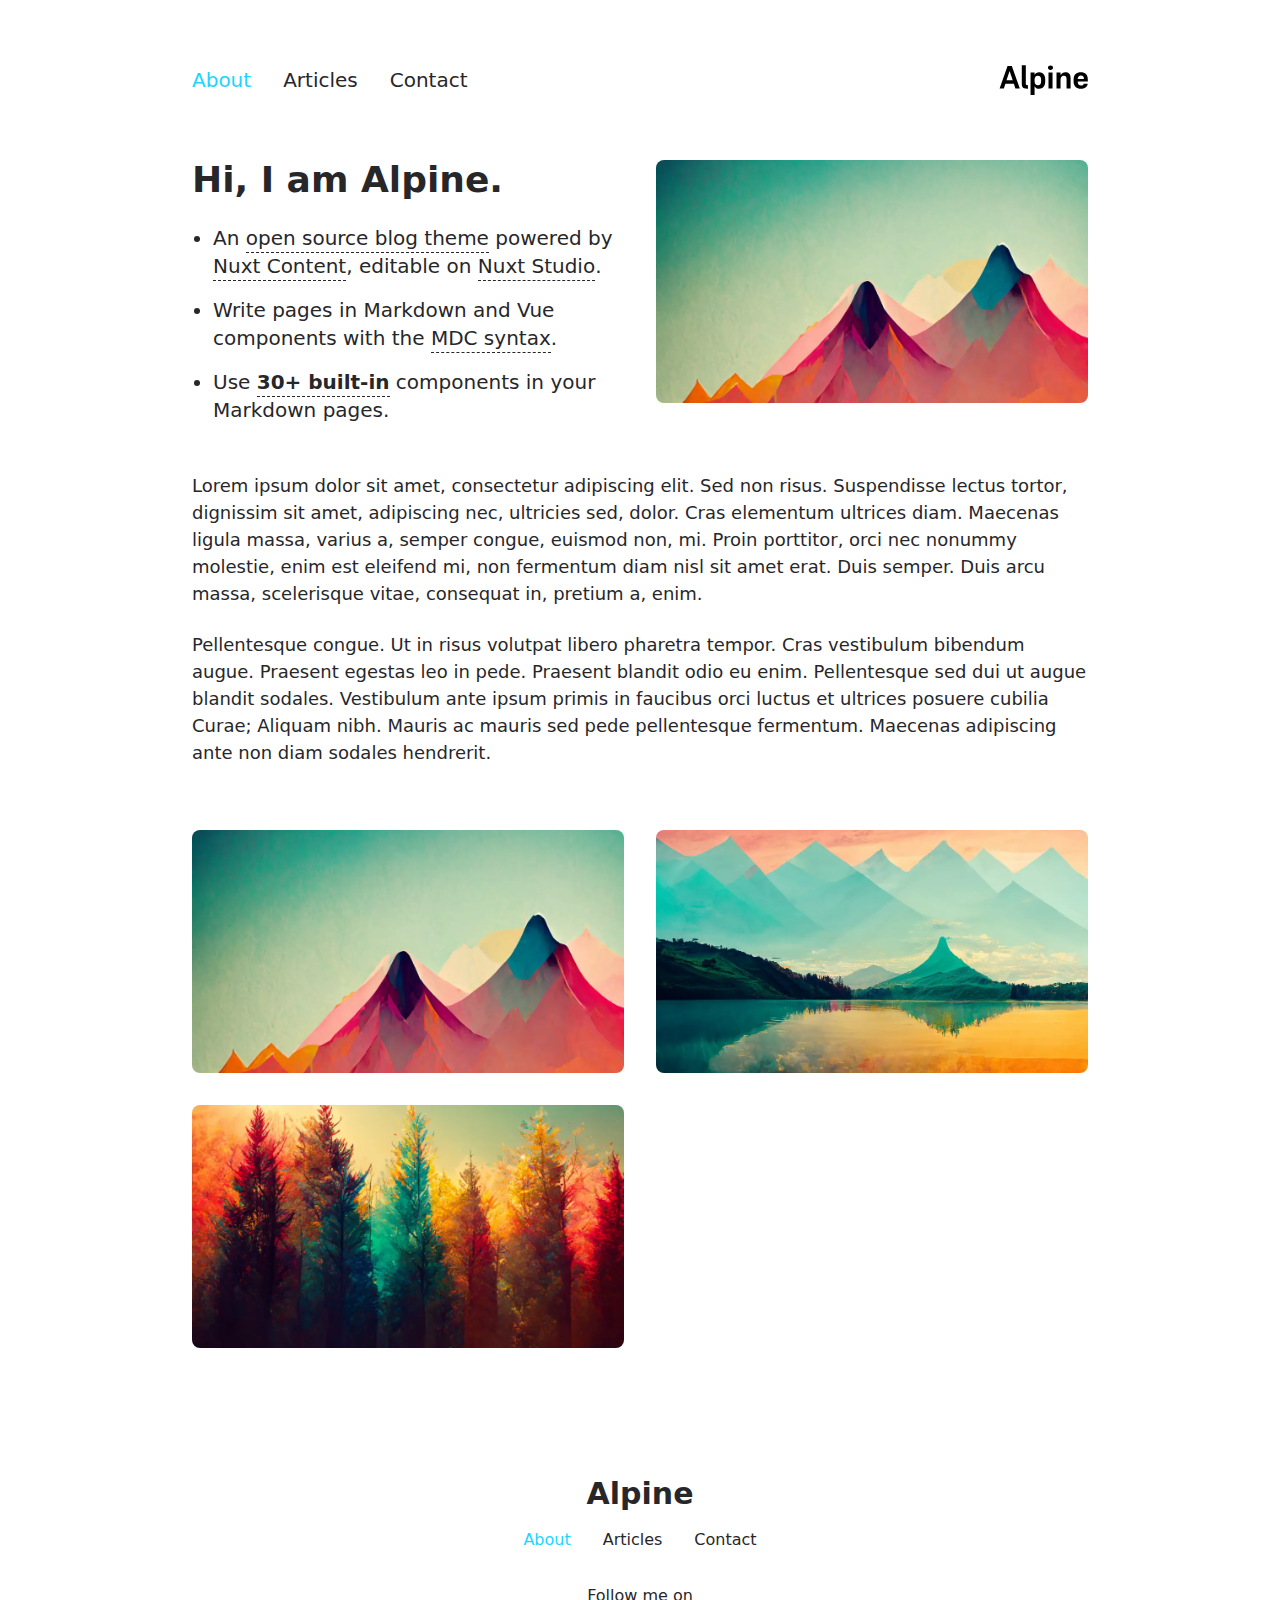
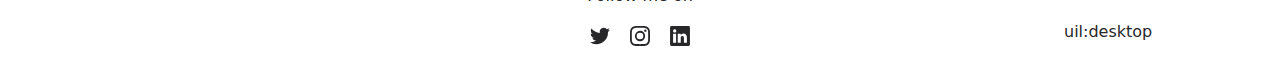
<file: index.html>
<!DOCTYPE html><html lang="en"><head><meta charset="utf-8">
<meta name="viewport" content="width=device-width, initial-scale=1">
<title>Alpine</title>
<meta name="twitter:card" content="summary_large_image">
<meta property="og:image" content="/social-card-preview.png">
<meta property="og:image:width" content="400">
<meta property="og:image:height" content="300">
<meta property="og:image:alt" content="An image showcasing my project.">
<meta property="og:title" content="Alpine">
<meta name="description" content="An open source blog theme powered by Nuxt.">
<meta property="og:description" content="An open source blog theme powered by Nuxt.">
<link rel="preload" as="fetch" crossorigin="anonymous" href="/_payload.json">
<link rel="stylesheet" href="/_nuxt/entry.BPGrFJUf.css">
<link rel="stylesheet" href="/_nuxt/DocumentDrivenNotFound.DNu04Dg9.css">
<link rel="stylesheet" href="/_nuxt/Hero.CyKp473M.css">
<link rel="stylesheet" href="/_nuxt/ProseUl.DNCnBP6q.css">
<link rel="stylesheet" href="/_nuxt/ProseLi.DGVcH_U1.css">
<link rel="stylesheet" href="/_nuxt/ProseA.BeqxOOlC.css">
<link rel="stylesheet" href="/_nuxt/ProseStrong.BqCoKT0U.css">
<link rel="stylesheet" href="/_nuxt/ProseP.DBgMplgr.css">
<link rel="stylesheet" href="/_nuxt/Gallery.CREOPwOM.css">
<link rel="modulepreload" as="script" crossorigin href="/_nuxt/entry.CXXirWaC.js">
<link rel="modulepreload" as="script" crossorigin href="/_nuxt/NuxtImg.CdxFRoPh.js">
<link rel="modulepreload" as="script" crossorigin href="/_nuxt/document-driven.BXRsiGA8.js">
<link rel="modulepreload" as="script" crossorigin href="/_nuxt/DocumentDrivenEmpty.DB0iBtOd.js">
<link rel="modulepreload" as="script" crossorigin href="/_nuxt/ContentRenderer.dZ2gLQB3.js">
<link rel="modulepreload" as="script" crossorigin href="/_nuxt/ContentRendererMarkdown.vue.2Sf9xq5J.js">
<link rel="modulepreload" as="script" crossorigin href="/_nuxt/DocumentDrivenNotFound.Dp2L6Y8U.js">
<link rel="modulepreload" as="script" crossorigin href="/_nuxt/default.CHFfxy1d.js">
<link rel="modulepreload" as="script" crossorigin href="/_nuxt/ContentRendererMarkdown.DzBcNOmS.js">
<link rel="modulepreload" as="script" crossorigin href="/_nuxt/Hero.Fot-YqZf.js">
<link rel="modulepreload" as="script" crossorigin href="/_nuxt/MDCSlot.dFH2ITDG.js">
<link rel="modulepreload" as="script" crossorigin href="/_nuxt/slot.DhUUXNR5.js">
<link rel="modulepreload" as="script" crossorigin href="/_nuxt/ProseUl.sFTerD3Y.js">
<link rel="modulepreload" as="script" crossorigin href="/_nuxt/ProseLi.23PL9iQ3.js">
<link rel="modulepreload" as="script" crossorigin href="/_nuxt/ProseA.xij5fUM9.js">
<link rel="modulepreload" as="script" crossorigin href="/_nuxt/ProseStrong.s6rb4946.js">
<link rel="modulepreload" as="script" crossorigin href="/_nuxt/ProseP.BrQKpj32.js">
<link rel="modulepreload" as="script" crossorigin href="/_nuxt/Gallery.B1WJD3Fn.js">
<link rel="prefetch" as="style" href="/_nuxt/article.DMbk2RkZ.css">
<link rel="prefetch" as="script" crossorigin href="/_nuxt/article.cQa6Eh3p.js">
<link rel="prefetch" as="script" crossorigin href="/_nuxt/date.BcWussCh.js">
<link rel="prefetch" as="script" crossorigin href="/_nuxt/page.C9xVTCZr.js">
<link rel="prefetch" as="script" crossorigin href="/_nuxt/client-db.BzZ0_b0n.js">
<link rel="prefetch" as="style" href="/_nuxt/useStudio.Dm9_K55E.css">
<link rel="prefetch" as="script" crossorigin href="/_nuxt/useStudio.DibA0a4k.js">
<link rel="prefetch" as="style" href="/_nuxt/error-404.D8uONj7L.css">
<link rel="prefetch" as="script" crossorigin href="/_nuxt/error-404.CaLPnNFd.js">
<link rel="prefetch" as="style" href="/_nuxt/error-500.p7T9h8Pv.css">
<link rel="prefetch" as="script" crossorigin href="/_nuxt/error-500.CGzu0vu6.js">
<script type="module" src="/_nuxt/entry.CXXirWaC.js" crossorigin></script><style id="pinceau-runtime-hydratable">@media{.phy[--]{--puid:w8XW1o-v;}.pv--bDn9f{max-width:var(--elements-container-maxWidth);padding-left:var(--elements-container-padding-mobile);padding-right:var(--elements-container-padding-mobile);}@media (min-width: 475px){.pv--bDn9f{padding-left:var(--elements-container-padding-xs);padding-right:var(--elements-container-padding-xs);}}@media (min-width: 640px){.pv--bDn9f{padding-left:var(--elements-container-padding-sm);padding-right:var(--elements-container-padding-sm);}}@media (min-width: 768px){.pv--bDn9f{padding-left:var(--elements-container-padding-md);padding-right:var(--elements-container-padding-md);}}} @media{.phy[--]{--puid:CV0BeN-c;}.pc-CV0BeN[data-v-f68fa210]{---6-li-cols:2;}} </style><style id="pinceau-theme">@media { :root {--pinceau-mq: initial; --alpine-readableLine: 68ch;--alpine-backdrop-backgroundColor: #f4f4f5b3;--prose-code-inline-padding: 0.2rem 0.375rem 0.2rem 0.375rem;--prose-code-block-backdropFilter: contrast(1);--prose-code-block-border-style: solid;--prose-code-block-border-width: 1px;--prose-tbody-tr-borderBottom-style: dashed;--prose-tbody-tr-borderBottom-width: 1px;--prose-th-textAlign: inherit;--prose-thead-borderBottom-style: solid;--prose-thead-borderBottom-width: 1px;--prose-thead-border-style: solid;--prose-thead-border-width: 0px;--prose-table-textAlign: start;--prose-hr-width: 1px;--prose-hr-style: solid;--prose-li-listStylePosition: outside;--prose-ol-li-markerColor: currentColor;--prose-ol-paddingInlineStart: 21px;--prose-ol-listStyleType: decimal;--prose-ul-li-markerColor: currentColor;--prose-ul-paddingInlineStart: 21px;--prose-ul-listStyleType: disc;--prose-blockquote-border-style: solid;--prose-blockquote-border-width: 4px;--prose-blockquote-quotes: '201C' '201D' '2018' '2019';--prose-blockquote-paddingInlineStart: 24px;--prose-a-code-color-hover: currentColor;--prose-a-code-color-static: currentColor;--prose-a-hasCode-borderBottom: none;--prose-a-border-distance: 2px;--prose-a-border-color-hover: currentColor;--prose-a-border-color-static: currentColor;--prose-a-border-style-hover: solid;--prose-a-border-style-static: dashed;--prose-a-border-width: 1px;--prose-a-color-static: inherit;--prose-a-textDecoration: none;--prose-h6-margin: 3rem 0 2rem;--prose-h5-margin: 3rem 0 2rem;--prose-h4-margin: 3rem 0 2rem;--prose-h3-margin: 3rem 0 2rem;--prose-h2-margin: 3rem 0 2rem;--prose-h1-margin: 0 0 2rem;--prose-p-fontSize: 18px;--typography-lead-loose: 2;--typography-lead-relaxed: 1.625;--typography-lead-normal: 1.5;--typography-lead-snug: 1.375;--typography-lead-tight: 1.25;--typography-lead-none: 1;--typography-lead-10: 2.5rem;--typography-lead-9: 2.25rem;--typography-lead-8: 2rem;--typography-lead-7: 1.75rem;--typography-lead-6: 1.5rem;--typography-lead-5: 1.25rem;--typography-lead-4: 1rem;--typography-lead-3: .75rem;--typography-lead-2: .5rem;--typography-lead-1: .025rem;--typography-fontWeight-black: 900;--typography-fontWeight-extrabold: 800;--typography-fontWeight-bold: 700;--typography-fontWeight-semibold: 600;--typography-fontWeight-medium: 500;--typography-fontWeight-normal: 400;--typography-fontWeight-light: 300;--typography-fontWeight-extralight: 200;--typography-fontWeight-thin: 100;--typography-fontSize-9xl: 128px;--typography-fontSize-8xl: 96px;--typography-fontSize-7xl: 72px;--typography-fontSize-6xl: 60px;--typography-fontSize-5xl: 48px;--typography-fontSize-4xl: 36px;--typography-fontSize-3xl: 30px;--typography-fontSize-2xl: 24px;--typography-fontSize-xl: 20px;--typography-fontSize-lg: 18px;--typography-fontSize-base: 16px;--typography-fontSize-sm: 14px;--typography-fontSize-xs: 12px;--typography-letterSpacing-wide: 0.025em;--typography-letterSpacing-tight: -0.025em;--typography-verticalMargin-base: 24px;--typography-verticalMargin-sm: 16px;--elements-border-secondary-hover: [object Object];--elements-backdrop-background: #fffc;--elements-backdrop-filter: saturate(200%) blur(20px);--elements-container-maxWidth: 64rem;--lead-loose: 2;--lead-relaxed: 1.625;--lead-normal: 1.5;--lead-snug: 1.375;--lead-tight: 1.25;--lead-none: 1;--lead-10: 2.5rem;--lead-9: 2.25rem;--lead-8: 2rem;--lead-7: 1.75rem;--lead-6: 1.5rem;--lead-5: 1.25rem;--lead-4: 1rem;--lead-3: .75rem;--lead-2: .5rem;--lead-1: .025rem;--letterSpacing-widest: 0.1em;--letterSpacing-wider: 0.05em;--letterSpacing-wide: 0.025em;--letterSpacing-normal: 0em;--letterSpacing-tight: -0.025em;--letterSpacing-tighter: -0.05em;--fontSize-9xl: 8rem;--fontSize-8xl: 6rem;--fontSize-7xl: 4.5rem;--fontSize-6xl: 3.75rem;--fontSize-5xl: 3rem;--fontSize-4xl: 2.25rem;--fontSize-3xl: 1.875rem;--fontSize-2xl: 1.5rem;--fontSize-xl: 1.25rem;--fontSize-lg: 1.125rem;--fontSize-base: 1rem;--fontSize-sm: 0.875rem;--fontSize-xs: 0.75rem;--fontWeight-black: 900;--fontWeight-extrabold: 800;--fontWeight-bold: 700;--fontWeight-semibold: 600;--fontWeight-medium: 500;--fontWeight-normal: 400;--fontWeight-light: 300;--fontWeight-extralight: 200;--fontWeight-thin: 100;--font-mono: ui-monospace, SFMono-Regular, Menlo, Monaco, Consolas, Liberation Mono, Courier New, monospace;--font-serif: ui-serif, Georgia, Cambria, Times New Roman, Times, serif;--font-sans: ui-sans-serif, system-ui, -apple-system, BlinkMacSystemFont, Segoe UI, Roboto, Helvetica Neue, Arial, Noto Sans, sans-serif, Apple Color Emoji, Segoe UI Emoji, Segoe UI Symbol, Noto Color Emoji;--opacity-total: 1;--opacity-high: 0.8;--opacity-medium: 0.5;--opacity-soft: 0.3;--opacity-light: 0.15;--opacity-bright: 0.1;--opacity-noOpacity: 0;--borderWidth-lg: 3px;--borderWidth-md: 2px;--borderWidth-sm: 1px;--borderWidth-noBorder: 0;--space-rem-875: 0.875rem;--space-rem-625: 0.625rem;--space-rem-375: 0.375rem;--space-rem-125: 0.125rem;--space-px: 1px;--space-128: 32rem;--space-96: 24rem;--space-80: 20rem;--space-72: 18rem;--space-64: 16rem;--space-60: 15rem;--space-56: 14rem;--space-52: 13rem;--space-48: 12rem;--space-44: 11rem;--space-40: 10rem;--space-36: 9rem;--space-32: 8rem;--space-28: 7rem;--space-24: 6rem;--space-20: 5rem;--space-16: 4rem;--space-14: 3.5rem;--space-12: 3rem;--space-11: 2.75rem;--space-10: 2.5rem;--space-9: 2.25rem;--space-8: 2rem;--space-7: 1.75rem;--space-6: 1.5rem;--space-5: 1.25rem;--space-4: 1rem;--space-3: 0.75rem;--space-2: 0.5rem;--space-1: 0.25rem;--space-0: 0px;--size-full: 100%;--size-7xl: 80rem;--size-6xl: 72rem;--size-5xl: 64rem;--size-4xl: 56rem;--size-3xl: 48rem;--size-2xl: 42rem;--size-xl: 36rem;--size-lg: 32rem;--size-md: 28rem;--size-sm: 24rem;--size-xs: 20rem;--size-200: 200px;--size-104: 104px;--size-80: 80px;--size-64: 64px;--size-56: 56px;--size-48: 48px;--size-40: 40px;--size-32: 32px;--size-24: 24px;--size-20: 20px;--size-16: 16px;--size-12: 12px;--size-8: 8px;--size-6: 6px;--size-4: 4px;--size-2: 2px;--size-0: 0px;--radii-full: 9999px;--radii-3xl: 1.75rem;--radii-2xl: 1.5rem;--radii-xl: 1rem;--radii-lg: 0.75rem;--radii-md: 0.5rem;--radii-sm: 0.375rem;--radii-xs: 0.25rem;--radii-2xs: 0.125rem;--radii-none: 0px;--shadow-none: 0px 0px 0px 0px transparent;--shadow-lg: 0px 10px 15px -3px #000000, 0px 4px 6px -4px #000000;--shadow-md: 0px 4px 6px -1px #000000, 0px 2px 4px -2px #000000;--shadow-sm: 0px 1px 3px 0px #000000, 0px 1px 2px -1px #000000;--shadow-xs: 0px 1px 2px 0px #000000;--height-screen: 100vh;--width-screen: 100vw;--color-primary-900: #002e38;--color-primary-800: #005c70;--color-primary-700: #008aa9;--color-primary-600: #00b9e1;--color-primary-500: #1ad6ff;--color-primary-400: #40ddff;--color-primary-300: #66e4ff;--color-primary-200: #8deaff;--color-primary-100: #b3f1ff;--color-primary-50: #d9f8ff;--color-ruby-900: #380011;--color-ruby-800: #700021;--color-ruby-700: #a90032;--color-ruby-600: #e10043;--color-ruby-500: #ff1a5e;--color-ruby-400: #ff4079;--color-ruby-300: #ff6694;--color-ruby-200: #ff8dae;--color-ruby-100: #ffb3c9;--color-ruby-50: #ffd9e4;--color-pink-900: #380025;--color-pink-800: #70004b;--color-pink-700: #a90070;--color-pink-600: #e10095;--color-pink-500: #ff1ab2;--color-pink-400: #ff40bf;--color-pink-300: #ff66cc;--color-pink-200: #ff8dd8;--color-pink-100: #ffb3e5;--color-pink-50: #ffd9f2;--color-purple-900: #190038;--color-purple-800: #330070;--color-purple-700: #4c00a9;--color-purple-600: #6500e1;--color-purple-500: #811aff;--color-purple-400: #9640ff;--color-purple-300: #ab66ff;--color-purple-200: #c08dff;--color-purple-100: #d5b3ff;--color-purple-50: #ead9ff;--color-royalblue-900: #0b0531;--color-royalblue-800: #160a62;--color-royalblue-700: #211093;--color-royalblue-600: #2c15c4;--color-royalblue-500: #4127e8;--color-royalblue-400: #614bec;--color-royalblue-300: #806ff0;--color-royalblue-200: #a093f3;--color-royalblue-100: #c0b7f7;--color-royalblue-50: #dfdbfb;--color-indigoblue-900: #001238;--color-indigoblue-800: #002370;--color-indigoblue-700: #0035a9;--color-indigoblue-600: #0047e1;--color-indigoblue-500: #1a62ff;--color-indigoblue-400: #407cff;--color-indigoblue-300: #6696ff;--color-indigoblue-200: #8db0ff;--color-indigoblue-100: #b3cbff;--color-indigoblue-50: #d9e5ff;--color-blue-900: #002438;--color-blue-800: #004870;--color-blue-700: #006ca9;--color-blue-600: #0090e1;--color-blue-500: #1aadff;--color-blue-400: #40bbff;--color-blue-300: #66c8ff;--color-blue-200: #8dd6ff;--color-blue-100: #b3e4ff;--color-blue-50: #d9f1ff;--color-lightblue-900: #002e38;--color-lightblue-800: #005c70;--color-lightblue-700: #008aa9;--color-lightblue-600: #00b9e1;--color-lightblue-500: #1ad6ff;--color-lightblue-400: #40ddff;--color-lightblue-300: #66e4ff;--color-lightblue-200: #8deaff;--color-lightblue-100: #b3f1ff;--color-lightblue-50: #d9f8ff;--color-teal-900: #062a28;--color-teal-800: #0b544f;--color-teal-700: #117d77;--color-teal-600: #16a79e;--color-teal-500: #1cd1c6;--color-teal-400: #36e4da;--color-teal-300: #5fe9e1;--color-teal-200: #87efe9;--color-teal-100: #aff4f0;--color-teal-50: #d7faf8;--color-pear-900: #2a2b09;--color-pear-800: #545512;--color-pear-700: #7e801b;--color-pear-600: #a8aa24;--color-pear-500: #d0d32f;--color-pear-400: #d8da52;--color-pear-300: #e0e274;--color-pear-200: #e8e997;--color-pear-100: #eff0ba;--color-pear-50: #f7f8dc;--color-red-900: #380300;--color-red-800: #700700;--color-red-700: #a90a00;--color-red-600: #e10e00;--color-red-500: #ff281a;--color-red-400: #ff4c40;--color-red-300: #ff7066;--color-red-200: #ff948d;--color-red-100: #ffb7b3;--color-red-50: #ffdbd9;--color-orange-900: #381800;--color-orange-800: #702f00;--color-orange-700: #a94700;--color-orange-600: #e15e00;--color-orange-500: #ff7a1a;--color-orange-400: #ff9040;--color-orange-300: #ffa666;--color-orange-200: #ffbd8d;--color-orange-100: #ffd3b3;--color-orange-50: #ffe9d9;--color-yellow-900: #362b03;--color-yellow-800: #6d5605;--color-yellow-700: #a38108;--color-yellow-600: #daac0a;--color-yellow-500: #f5c828;--color-yellow-400: #f7d14c;--color-yellow-300: #f8da70;--color-yellow-200: #fae393;--color-yellow-100: #fcedb7;--color-yellow-50: #fdf6db;--color-green-900: #003f25;--color-green-800: #005e38;--color-green-700: #007e4a;--color-green-600: #009d5d;--color-green-500: #00bd6f;--color-green-400: #00dc82;--color-green-300: #30ffaa;--color-green-200: #83ffcc;--color-green-100: #acffdd;--color-green-50: #d6ffee;--color-gray-900: #18181B;--color-gray-800: #27272A;--color-gray-700: #3f3f46;--color-gray-600: #52525B;--color-gray-500: #71717A;--color-gray-400: #a1a1aa;--color-gray-300: #D4d4d8;--color-gray-200: #e4e4e7;--color-gray-100: #f4f4f5;--color-gray-50: #fafafa;--color-black: #0c0c0d;--color-white: #FFFFFF;--media-portrait: only screen and (orientation: portrait);--media-landscape: only screen and (orientation: landscape);--media-rm: (prefers-reduced-motion: reduce);--media-2xl: (min-width: 1536px);--media-xl: (min-width: 1280px);--media-lg: (min-width: 1024px);--media-md: (min-width: 768px);--media-sm: (min-width: 640px);--media-xs: (min-width: 475px);--alpine-body-color: var(--color-gray-800);--alpine-body-backgroundColor: var(--color-white);--prose-code-inline-fontWeight: var(--typography-fontWeight-normal);--prose-code-inline-fontSize: var(--typography-fontSize-sm);--prose-code-inline-borderRadius: var(--radii-xs);--prose-code-block-pre-padding: var(--typography-verticalMargin-sm);--prose-code-block-margin: var(--typography-verticalMargin-base) 0;--prose-code-block-fontSize: var(--typography-fontSize-sm);--prose-tbody-code-inline-fontSize: var(--typography-fontSize-sm);--prose-tbody-td-padding: var(--typography-verticalMargin-sm);--prose-th-fontWeight: var(--typography-fontWeight-semibold);--prose-th-padding: 0 var(--typography-verticalMargin-sm) var(--typography-verticalMargin-sm) var(--typography-verticalMargin-sm);--prose-table-lineHeight: var(--typography-lead-6);--prose-table-fontSize: var(--typography-fontSize-sm);--prose-table-margin: var(--typography-verticalMargin-base) 0;--prose-hr-margin: var(--typography-verticalMargin-base) 0;--prose-li-margin: var(--typography-verticalMargin-sm) 0;--prose-ol-margin: var(--typography-verticalMargin-base) 0;--prose-ul-margin: var(--typography-verticalMargin-base) 0;--prose-blockquote-margin: var(--typography-verticalMargin-base) 0;--prose-a-code-border-style: var(--prose-a-border-style-static);--prose-a-code-border-width: var(--prose-a-border-width);--prose-a-fontWeight: var(--typography-fontWeight-medium);--prose-img-margin: var(--typography-verticalMargin-base) 0;--prose-strong-fontWeight: var(--typography-fontWeight-semibold);--prose-h6-iconSize: var(--typography-fontSize-base);--prose-h6-fontWeight: var(--typography-fontWeight-semibold);--prose-h6-lineHeight: var(--typography-lead-normal);--prose-h6-fontSize: var(--typography-fontSize-lg);--prose-h5-iconSize: var(--typography-fontSize-lg);--prose-h5-fontWeight: var(--typography-fontWeight-semibold);--prose-h5-lineHeight: var(--typography-lead-snug);--prose-h5-fontSize: var(--typography-fontSize-xl);--prose-h4-iconSize: var(--typography-fontSize-lg);--prose-h4-letterSpacing: var(--typography-letterSpacing-tight);--prose-h4-fontWeight: var(--typography-fontWeight-semibold);--prose-h4-lineHeight: var(--typography-lead-snug);--prose-h4-fontSize: var(--typography-fontSize-2xl);--prose-h3-iconSize: var(--typography-fontSize-xl);--prose-h3-letterSpacing: var(--typography-letterSpacing-tight);--prose-h3-fontWeight: var(--typography-fontWeight-semibold);--prose-h3-lineHeight: var(--typography-lead-snug);--prose-h3-fontSize: var(--typography-fontSize-3xl);--prose-h2-iconSize: var(--typography-fontSize-2xl);--prose-h2-letterSpacing: var(--typography-letterSpacing-tight);--prose-h2-fontWeight: var(--typography-fontWeight-semibold);--prose-h2-lineHeight: var(--typography-lead-tight);--prose-h2-fontSize: var(--typography-fontSize-4xl);--prose-h1-iconSize: var(--typography-fontSize-3xl);--prose-h1-letterSpacing: var(--typography-letterSpacing-tight);--prose-h1-fontWeight: var(--typography-fontWeight-bold);--prose-h1-lineHeight: var(--typography-lead-tight);--prose-h1-fontSize: var(--typography-fontSize-5xl);--prose-p-br-margin: var(--typography-verticalMargin-base) 0 0 0;--prose-p-margin: var(--typography-verticalMargin-base) 0;--prose-p-lineHeight: var(--typography-lead-normal);--typography-color-primary-900: var(--color-primary-900);--typography-color-primary-800: var(--color-primary-800);--typography-color-primary-700: var(--color-primary-700);--typography-color-primary-600: var(--color-primary-600);--typography-color-primary-500: var(--color-primary-500);--typography-color-primary-400: var(--color-primary-400);--typography-color-primary-300: var(--color-primary-300);--typography-color-primary-200: var(--color-primary-200);--typography-color-primary-100: var(--color-primary-100);--typography-color-primary-50: var(--color-primary-50);--typography-font-code: var(--font-mono);--typography-font-body: var(--font-sans);--typography-font-display: var(--font-sans);--typography-body-backgroundColor: var(--color-white);--typography-body-color: var(--color-black);--elements-state-danger-borderColor-secondary: var(--color-red-200);--elements-state-danger-borderColor-primary: var(--color-red-100);--elements-state-danger-backgroundColor-secondary: var(--color-red-100);--elements-state-danger-backgroundColor-primary: var(--color-red-50);--elements-state-danger-color-secondary: var(--color-red-600);--elements-state-danger-color-primary: var(--color-red-500);--elements-state-warning-borderColor-secondary: var(--color-yellow-200);--elements-state-warning-borderColor-primary: var(--color-yellow-100);--elements-state-warning-backgroundColor-secondary: var(--color-yellow-100);--elements-state-warning-backgroundColor-primary: var(--color-yellow-50);--elements-state-warning-color-secondary: var(--color-yellow-700);--elements-state-warning-color-primary: var(--color-yellow-600);--elements-state-success-borderColor-secondary: var(--color-green-200);--elements-state-success-borderColor-primary: var(--color-green-100);--elements-state-success-backgroundColor-secondary: var(--color-green-100);--elements-state-success-backgroundColor-primary: var(--color-green-50);--elements-state-success-color-secondary: var(--color-green-600);--elements-state-success-color-primary: var(--color-green-500);--elements-state-info-borderColor-secondary: var(--color-blue-200);--elements-state-info-borderColor-primary: var(--color-blue-100);--elements-state-info-backgroundColor-secondary: var(--color-blue-100);--elements-state-info-backgroundColor-primary: var(--color-blue-50);--elements-state-info-color-secondary: var(--color-blue-600);--elements-state-info-color-primary: var(--color-blue-500);--elements-state-primary-borderColor-secondary: var(--color-primary-200);--elements-state-primary-borderColor-primary: var(--color-primary-100);--elements-state-primary-backgroundColor-secondary: var(--color-primary-100);--elements-state-primary-backgroundColor-primary: var(--color-primary-50);--elements-state-primary-color-secondary: var(--color-primary-700);--elements-state-primary-color-primary: var(--color-primary-600);--elements-surface-secondary-backgroundColor: var(--color-gray-200);--elements-surface-primary-backgroundColor: var(--color-gray-100);--elements-surface-background-base: var(--color-gray-100);--elements-border-secondary-static: var(--color-gray-200);--elements-border-primary-hover: var(--color-gray-200);--elements-border-primary-static: var(--color-gray-100);--elements-container-padding-md: var(--space-16);--elements-container-padding-sm: var(--space-12);--elements-container-padding-xs: var(--space-8);--elements-container-padding-mobile: var(--space-6);--elements-text-secondary-color-hover: var(--color-gray-700);--elements-text-secondary-color-static: var(--color-gray-500);--elements-text-primary-color-static: var(--color-gray-900);--text-6xl-lineHeight: var(--lead-none);--text-6xl-fontSize: var(--fontSize-6xl);--text-5xl-lineHeight: var(--lead-none);--text-5xl-fontSize: var(--fontSize-5xl);--text-4xl-lineHeight: var(--lead-10);--text-4xl-fontSize: var(--fontSize-4xl);--text-3xl-lineHeight: var(--lead-9);--text-3xl-fontSize: var(--fontSize-3xl);--text-2xl-lineHeight: var(--lead-8);--text-2xl-fontSize: var(--fontSize-2xl);--text-xl-lineHeight: var(--lead-7);--text-xl-fontSize: var(--fontSize-xl);--text-lg-lineHeight: var(--lead-7);--text-lg-fontSize: var(--fontSize-lg);--text-base-lineHeight: var(--lead-6);--text-base-fontSize: var(--fontSize-base);--text-sm-lineHeight: var(--lead-5);--text-sm-fontSize: var(--fontSize-sm);--text-xs-lineHeight: var(--lead-4);--text-xs-fontSize: var(--fontSize-xs);--shadow-2xl: 0px 25px 50px -12px var(--color-gray-900);--shadow-xl: 0px 20px 25px -5px var(--color-gray-400), 0px 8px 10px -6px #000000;--color-secondary-900: var(--color-gray-900);--color-secondary-800: var(--color-gray-800);--color-secondary-700: var(--color-gray-700);--color-secondary-600: var(--color-gray-600);--color-secondary-500: var(--color-gray-500);--color-secondary-400: var(--color-gray-400);--color-secondary-300: var(--color-gray-300);--color-secondary-200: var(--color-gray-200);--color-secondary-100: var(--color-gray-100);--color-secondary-50: var(--color-gray-50);--prose-a-code-background-hover: var(--typography-color-primary-50);--prose-a-code-border-color-hover: var(--typography-color-primary-500);--prose-a-color-hover: var(--typography-color-primary-500);--typography-color-secondary-900: var(--color-secondary-900);--typography-color-secondary-800: var(--color-secondary-800);--typography-color-secondary-700: var(--color-secondary-700);--typography-color-secondary-600: var(--color-secondary-600);--typography-color-secondary-500: var(--color-secondary-500);--typography-color-secondary-400: var(--color-secondary-400);--typography-color-secondary-300: var(--color-secondary-300);--typography-color-secondary-200: var(--color-secondary-200);--typography-color-secondary-100: var(--color-secondary-100);--typography-color-secondary-50: var(--color-secondary-50);--prose-code-inline-backgroundColor: var(--typography-color-secondary-100);--prose-code-inline-color: var(--typography-color-secondary-700);--prose-code-block-backgroundColor: var(--typography-color-secondary-100);--prose-code-block-color: var(--typography-color-secondary-700);--prose-code-block-border-color: var(--typography-color-secondary-200);--prose-tbody-tr-borderBottom-color: var(--typography-color-secondary-200);--prose-th-color: var(--typography-color-secondary-600);--prose-thead-borderBottom-color: var(--typography-color-secondary-200);--prose-thead-border-color: var(--typography-color-secondary-300);--prose-hr-color: var(--typography-color-secondary-200);--prose-blockquote-border-color: var(--typography-color-secondary-200);--prose-blockquote-color: var(--typography-color-secondary-500);--prose-a-code-border-color-static: var(--typography-color-secondary-400); } }@media { :root.dark {--pinceau-mq: dark; --alpine-backdrop-backgroundColor: #18181bb3;--prose-code-block-backdropFilter: contrast(1);--prose-ol-li-markerColor: currentColor;--prose-ul-li-markerColor: currentColor;--prose-a-code-color-hover: currentColor;--prose-a-code-color-static: currentColor;--prose-a-border-color-hover: currentColor;--prose-a-border-color-static: currentColor;--prose-a-color-static: inherit;--elements-backdrop-background: #0c0d0ccc;--alpine-body-color: var(--color-gray-200);--alpine-body-backgroundColor: var(--color-black);--typography-body-backgroundColor: var(--color-black);--typography-body-color: var(--color-white);--elements-state-danger-borderColor-secondary: var(--color-red-700);--elements-state-danger-borderColor-primary: var(--color-red-800);--elements-state-danger-backgroundColor-secondary: var(--color-red-800);--elements-state-danger-backgroundColor-primary: var(--color-red-900);--elements-state-danger-color-secondary: var(--color-red-200);--elements-state-danger-color-primary: var(--color-red-300);--elements-state-warning-borderColor-secondary: var(--color-yellow-700);--elements-state-warning-borderColor-primary: var(--color-yellow-800);--elements-state-warning-backgroundColor-secondary: var(--color-yellow-800);--elements-state-warning-backgroundColor-primary: var(--color-yellow-900);--elements-state-warning-color-secondary: var(--color-yellow-200);--elements-state-warning-color-primary: var(--color-yellow-400);--elements-state-success-borderColor-secondary: var(--color-green-700);--elements-state-success-borderColor-primary: var(--color-green-800);--elements-state-success-backgroundColor-secondary: var(--color-green-800);--elements-state-success-backgroundColor-primary: var(--color-green-900);--elements-state-success-color-secondary: var(--color-green-200);--elements-state-success-color-primary: var(--color-green-400);--elements-state-info-borderColor-secondary: var(--color-blue-700);--elements-state-info-borderColor-primary: var(--color-blue-800);--elements-state-info-backgroundColor-secondary: var(--color-blue-800);--elements-state-info-backgroundColor-primary: var(--color-blue-900);--elements-state-info-color-secondary: var(--color-blue-200);--elements-state-info-color-primary: var(--color-blue-400);--elements-state-primary-borderColor-secondary: var(--color-primary-700);--elements-state-primary-borderColor-primary: var(--color-primary-800);--elements-state-primary-backgroundColor-secondary: var(--color-primary-800);--elements-state-primary-backgroundColor-primary: var(--color-primary-900);--elements-state-primary-color-secondary: var(--color-primary-200);--elements-state-primary-color-primary: var(--color-primary-400);--elements-surface-secondary-backgroundColor: var(--color-gray-800);--elements-surface-primary-backgroundColor: var(--color-gray-900);--elements-surface-background-base: var(--color-gray-900);--elements-border-secondary-static: var(--color-gray-800);--elements-border-primary-hover: var(--color-gray-800);--elements-border-primary-static: var(--color-gray-900);--elements-text-secondary-color-hover: var(--color-gray-200);--elements-text-secondary-color-static: var(--color-gray-400);--elements-text-primary-color-static: var(--color-gray-50);--prose-a-code-background-hover: var(--typography-color-primary-900);--prose-a-code-border-color-hover: var(--typography-color-primary-600);--prose-a-color-hover: var(--typography-color-primary-400);--prose-code-inline-backgroundColor: var(--typography-color-secondary-800);--prose-code-inline-color: var(--typography-color-secondary-200);--prose-code-block-backgroundColor: var(--typography-color-secondary-900);--prose-code-block-color: var(--typography-color-secondary-200);--prose-code-block-border-color: var(--typography-color-secondary-800);--prose-tbody-tr-borderBottom-color: var(--typography-color-secondary-800);--prose-th-color: var(--typography-color-secondary-400);--prose-thead-borderBottom-color: var(--typography-color-secondary-800);--prose-thead-border-color: var(--typography-color-secondary-600);--prose-hr-color: var(--typography-color-secondary-800);--prose-blockquote-border-color: var(--typography-color-secondary-700);--prose-blockquote-color: var(--typography-color-secondary-400);--prose-a-code-border-color-static: var(--typography-color-secondary-600); } }</style><script>"use strict";(()=>{const a=window,e=document.documentElement,m=["dark","light"],c=window&&window.localStorage&&window.localStorage.getItem&&window.localStorage.getItem("nuxt-color-mode")||"system";let n=c==="system"?d():c;const l=e.getAttribute("data-color-mode-forced");l&&(n=l),i(n),a["__NUXT_COLOR_MODE__"]={preference:c,value:n,getColorScheme:d,addColorScheme:i,removeColorScheme:f};function i(o){const t=""+o+"",s="";e.classList?e.classList.add(t):e.className+=" "+t,s&&e.setAttribute("data-"+s,o)}function f(o){const t=""+o+"",s="";e.classList?e.classList.remove(t):e.className=e.className.replace(new RegExp(t,"g"),""),s&&e.removeAttribute("data-"+s)}function r(o){return a.matchMedia("(prefers-color-scheme"+o+")")}function d(){if(a.matchMedia&&r("").media!=="not all"){for(const o of m)if(r(":"+o).matches)return o}return"light"}})();
</script></head><body><div id="__nuxt"><div class="container pv--bDn9f pc-w8XW1o app-layout" data-v-36825fd3 data-v-b14f06ca><!--[--><div class="nuxt-progress" style="width:0%;height:3px;opacity:0;background-size:Infinity% auto;" data-v-36825fd3></div><header class="right" data-v-36825fd3 data-v-bdd37af7><div class="menu" data-v-bdd37af7><button aria-label="Navigation Menu" data-v-bdd37af7><svg width="24" height="24" viewBox="0 0 68 68" fill="currentColor" xmlns="http://www.w3.org/2000/svg" data-v-bdd37af7><path d="M8 34C8 32.1362 8 31.2044 8.30448 30.4693C8.71046 29.4892 9.48915 28.7105 10.4693 28.3045C11.2044 28 12.1362 28 14 28C15.8638 28 16.7956 28 17.5307 28.3045C18.5108 28.7105 19.2895 29.4892 19.6955 30.4693C20 31.2044 20 32.1362 20 34C20 35.8638 20 36.7956 19.6955 37.5307C19.2895 38.5108 18.5108 39.2895 17.5307 39.6955C16.7956 40 15.8638 40 14 40C12.1362 40 11.2044 40 10.4693 39.6955C9.48915 39.2895 8.71046 38.5108 8.30448 37.5307C8 36.7956 8 35.8638 8 34Z" data-v-bdd37af7></path><path d="M28 34C28 32.1362 28 31.2044 28.3045 30.4693C28.7105 29.4892 29.4892 28.7105 30.4693 28.3045C31.2044 28 32.1362 28 34 28C35.8638 28 36.7956 28 37.5307 28.3045C38.5108 28.7105 39.2895 29.4892 39.6955 30.4693C40 31.2044 40 32.1362 40 34C40 35.8638 40 36.7956 39.6955 37.5307C39.2895 38.5108 38.5108 39.2895 37.5307 39.6955C36.7956 40 35.8638 40 34 40C32.1362 40 31.2044 40 30.4693 39.6955C29.4892 39.2895 28.7105 38.5108 28.3045 37.5307C28 36.7956 28 35.8638 28 34Z" data-v-bdd37af7></path><path d="M48 34C48 32.1362 48 31.2044 48.3045 30.4693C48.7105 29.4892 49.4892 28.7105 50.4693 28.3045C51.2044 28 52.1362 28 54 28C55.8638 28 56.7956 28 57.5307 28.3045C58.5108 28.7105 59.2895 29.4892 59.6955 30.4693C60 31.2044 60 32.1362 60 34C60 35.8638 60 36.7956 59.6955 37.5307C59.2895 38.5108 58.5108 39.2895 57.5307 39.6955C56.7956 40 55.8638 40 54 40C52.1362 40 51.2044 40 50.4693 39.6955C49.4892 39.2895 48.7105 38.5108 48.3045 37.5307C48 36.7956 48 35.8638 48 34Z" data-v-bdd37af7></path></svg></button></div><div class="overlay" data-v-bdd37af7><nav data-v-bdd37af7 data-v-c490eb46><ul data-v-c490eb46><!--[--><li data-v-c490eb46><a aria-current="page" href="/" class="router-link-active router-link-exact-active" data-v-c490eb46><span class="underline-fx" data-v-c490eb46></span> About</a></li><li data-v-c490eb46><a href="/articles" class="" data-v-c490eb46><span class="underline-fx" data-v-c490eb46></span> Articles</a></li><li data-v-c490eb46><a href="/contact" class="" data-v-c490eb46><span class="underline-fx" data-v-c490eb46></span> Contact</a></li><!--]--></ul></nav></div><div class="logo" data-v-bdd37af7><a aria-current="page" href="/" class="router-link-active router-link-exact-active" data-v-bdd37af7><img src="/logo-dark.svg" class="dark-img" alt="alpine" width="89" height="31" data-v-bdd37af7><img src="/logo.svg" class="light-img" alt="alpine" width="89" height="31" data-v-bdd37af7></a></div><div class="main-nav" data-v-bdd37af7><nav data-v-bdd37af7 data-v-c490eb46><ul data-v-c490eb46><!--[--><li data-v-c490eb46><a aria-current="page" href="/" class="router-link-active router-link-exact-active" data-v-c490eb46><span class="underline-fx" data-v-c490eb46></span> About</a></li><li data-v-c490eb46><a href="/articles" class="" data-v-c490eb46><span class="underline-fx" data-v-c490eb46></span> Articles</a></li><li data-v-c490eb46><a href="/contact" class="" data-v-c490eb46><span class="underline-fx" data-v-c490eb46></span> Contact</a></li><!--]--></ul></nav></div></header><!--[--><div class="document-driven-page"><main><!--[--><div><section class="hero" data-v-a5a3a5ce><div class="layout" data-v-a5a3a5ce><div class="content" data-v-a5a3a5ce><div class="title" data-v-a5a3a5ce><!--[-->Hi, I am Alpine.<!--]--></div><div class="description" data-v-a5a3a5ce><!--[--><ul data-v-42892696><!--[--><li data-v-bc9d9744><!--[-->An <a href="https://github.com/nuxt-themes/alpine" rel="nofollow" data-v-cfbd86b9><!--[-->open source blog theme<!--]--></a> powered by <a href="https://content.nuxtjs.org" rel="nofollow" data-v-cfbd86b9><!--[-->Nuxt Content<!--]--></a>, editable on <a href="https://nuxt.studio" rel="nofollow" data-v-cfbd86b9><!--[-->Nuxt Studio<!--]--></a>.<!--]--></li><li data-v-bc9d9744><!--[-->Write pages in Markdown and Vue components with the <a href="https://content.nuxtjs.org/guide/writing/mdc" rel="nofollow" data-v-cfbd86b9><!--[-->MDC syntax<!--]--></a>.<!--]--></li><li data-v-bc9d9744><!--[-->Use <a href="https://elements.nuxt.space" rel="nofollow" data-v-cfbd86b9><!--[--><strong data-v-32dc3752><!--[-->30+ built-in<!--]--></strong><!--]--></a> components in your Markdown pages.<!--]--></li><!--]--></ul><!--]--></div></div><img src="/alpine-0.webp" class="right" alt="Hero Image" width="16" height="9" data-v-a5a3a5ce></div></section><p data-v-ae1f4f41><!--[-->Lorem ipsum dolor sit amet, consectetur adipiscing elit. Sed non risus. Suspendisse lectus tortor, dignissim sit amet, adipiscing nec, ultricies sed, dolor. Cras elementum ultrices diam. Maecenas ligula massa, varius a, semper congue, euismod non, mi. Proin porttitor, orci nec nonummy molestie, enim est eleifend mi, non fermentum diam nisl sit amet erat. Duis semper. Duis arcu massa, scelerisque vitae, consequat in, pretium a, enim.<!--]--></p><p data-v-ae1f4f41><!--[-->Pellentesque congue. Ut in risus volutpat libero pharetra tempor. Cras vestibulum bibendum augue. Praesent egestas leo in pede. Praesent blandit odio eu enim. Pellentesque sed dui ut augue blandit sodales. Vestibulum ante ipsum primis in faucibus orci luctus et ultrices posuere cubilia Curae; Aliquam nibh. Mauris ac mauris sed pede pellentesque fermentum. Maecenas adipiscing ante non diam sodales hendrerit.<!--]--></p><section class="gallery pc-CV0BeN" data-v-f68fa210><div class="layout" data-v-f68fa210><!--[--><img src="/alpine-0.webp" width="16" height="9" data-v-f68fa210><img src="/alpine-1.webp" width="16" height="9" data-v-f68fa210><img src="/alpine-2.webp" width="16" height="9" data-v-f68fa210><!--]--></div></section></div><!--]--></main></div><!--]--><footer class="center" data-v-36825fd3 data-v-8c922342><a href="https://www.github.com/nuxt-themes/alpine" rel="noopener noreferrer" class="credits" data-v-8c922342>Alpine</a><div class="navigation" data-v-8c922342><nav data-v-8c922342 data-v-c490eb46><ul data-v-c490eb46><!--[--><li data-v-c490eb46><a aria-current="page" href="/" class="router-link-active router-link-exact-active" data-v-c490eb46><span class="underline-fx" data-v-c490eb46></span> About</a></li><li data-v-c490eb46><a href="/articles" class="" data-v-c490eb46><span class="underline-fx" data-v-c490eb46></span> Articles</a></li><li data-v-c490eb46><a href="/contact" class="" data-v-c490eb46><span class="underline-fx" data-v-c490eb46></span> Contact</a></li><!--]--></ul></nav></div><p class="message" data-v-8c922342>Follow me on</p><div class="icons" data-v-8c922342><div class="social" data-v-8c922342><!--[--><a href="https://twitter.com/nuxtlabs" rel="noopener noreferrer" target="_blank" title="nuxtlabs" aria-label="nuxtlabs" data-v-ba1862eb><svg xmlns="http://www.w3.org/2000/svg" xmlns:xlink="http://www.w3.org/1999/xlink" aria-hidden="true" role="img" class="icon" data-v-ba1862eb style="" width="1em" height="1em" viewBox="0 0 24 24" data-v-88b84b7e><path fill="currentColor" d="M22 5.8a8.49 8.49 0 0 1-2.36.64a4.13 4.13 0 0 0 1.81-2.27a8.21 8.21 0 0 1-2.61 1a4.1 4.1 0 0 0-7 3.74a11.64 11.64 0 0 1-8.45-4.29a4.16 4.16 0 0 0-.55 2.07a4.09 4.09 0 0 0 1.82 3.41a4.05 4.05 0 0 1-1.86-.51v.05a4.1 4.1 0 0 0 3.3 4a3.93 3.93 0 0 1-1.1.17a4.9 4.9 0 0 1-.77-.07a4.11 4.11 0 0 0 3.83 2.84A8.22 8.22 0 0 1 3 18.34a7.93 7.93 0 0 1-1-.06a11.57 11.57 0 0 0 6.29 1.85A11.59 11.59 0 0 0 20 8.45v-.53a8.43 8.43 0 0 0 2-2.12"/></svg></a><a href="https://instagram.com/atinuxt" rel="noopener noreferrer" target="_blank" title="atinuxt" aria-label="atinuxt" data-v-ba1862eb><svg xmlns="http://www.w3.org/2000/svg" xmlns:xlink="http://www.w3.org/1999/xlink" aria-hidden="true" role="img" class="icon" data-v-ba1862eb style="" width="1em" height="1em" viewBox="0 0 24 24" data-v-88b84b7e><path fill="currentColor" d="M17.34 5.46a1.2 1.2 0 1 0 1.2 1.2a1.2 1.2 0 0 0-1.2-1.2m4.6 2.42a7.59 7.59 0 0 0-.46-2.43a4.94 4.94 0 0 0-1.16-1.77a4.7 4.7 0 0 0-1.77-1.15a7.3 7.3 0 0 0-2.43-.47C15.06 2 14.72 2 12 2s-3.06 0-4.12.06a7.3 7.3 0 0 0-2.43.47a4.78 4.78 0 0 0-1.77 1.15a4.7 4.7 0 0 0-1.15 1.77a7.3 7.3 0 0 0-.47 2.43C2 8.94 2 9.28 2 12s0 3.06.06 4.12a7.3 7.3 0 0 0 .47 2.43a4.7 4.7 0 0 0 1.15 1.77a4.78 4.78 0 0 0 1.77 1.15a7.3 7.3 0 0 0 2.43.47C8.94 22 9.28 22 12 22s3.06 0 4.12-.06a7.3 7.3 0 0 0 2.43-.47a4.7 4.7 0 0 0 1.77-1.15a4.85 4.85 0 0 0 1.16-1.77a7.59 7.59 0 0 0 .46-2.43c0-1.06.06-1.4.06-4.12s0-3.06-.06-4.12M20.14 16a5.61 5.61 0 0 1-.34 1.86a3.06 3.06 0 0 1-.75 1.15a3.19 3.19 0 0 1-1.15.75a5.61 5.61 0 0 1-1.86.34c-1 .05-1.37.06-4 .06s-3 0-4-.06a5.73 5.73 0 0 1-1.94-.3a3.27 3.27 0 0 1-1.1-.75a3 3 0 0 1-.74-1.15a5.54 5.54 0 0 1-.4-1.9c0-1-.06-1.37-.06-4s0-3 .06-4a5.54 5.54 0 0 1 .35-1.9A3 3 0 0 1 5 5a3.14 3.14 0 0 1 1.1-.8A5.73 5.73 0 0 1 8 3.86c1 0 1.37-.06 4-.06s3 0 4 .06a5.61 5.61 0 0 1 1.86.34a3.06 3.06 0 0 1 1.19.8a3.06 3.06 0 0 1 .75 1.1a5.61 5.61 0 0 1 .34 1.9c.05 1 .06 1.37.06 4s-.01 3-.06 4M12 6.87A5.13 5.13 0 1 0 17.14 12A5.12 5.12 0 0 0 12 6.87m0 8.46A3.33 3.33 0 1 1 15.33 12A3.33 3.33 0 0 1 12 15.33"/></svg></a><a href="https://www.linkedin.com/company/nuxtlabs" rel="noopener noreferrer" target="_blank" title="LinkedIn" aria-label="LinkedIn" data-v-ba1862eb><svg xmlns="http://www.w3.org/2000/svg" xmlns:xlink="http://www.w3.org/1999/xlink" aria-hidden="true" role="img" class="icon" data-v-ba1862eb style="" width="1em" height="1em" viewBox="0 0 24 24" data-v-88b84b7e><path fill="currentColor" d="M20.47 2H3.53a1.45 1.45 0 0 0-1.47 1.43v17.14A1.45 1.45 0 0 0 3.53 22h16.94a1.45 1.45 0 0 0 1.47-1.43V3.43A1.45 1.45 0 0 0 20.47 2M8.09 18.74h-3v-9h3ZM6.59 8.48a1.56 1.56 0 1 1 0-3.12a1.57 1.57 0 1 1 0 3.12m12.32 10.26h-3v-4.83c0-1.21-.43-2-1.52-2A1.65 1.65 0 0 0 12.85 13a2 2 0 0 0-.1.73v5h-3v-9h3V11a3 3 0 0 1 2.71-1.5c2 0 3.45 1.29 3.45 4.06Z"/></svg></a><!--]--></div><div class="color-mode-switch" data-v-8c922342><button aria-label="Color Mode" data-v-8c922342 data-v-b88ceb4a><span data-v-b88ceb4a></span></button></div></div></footer><!--]--></div></div><script type="application/json" id="__NUXT_DATA__" data-ssr="true" data-src="/_payload.json">[{"state":1,"once":176,"_errors":178,"serverRendered":146,"path":7,"prerenderedAt":180},["Reactive",2],{"$sdd-pages":3,"$sdd-surrounds":131,"$sdd-globals":142,"$scolor-mode":144,"$sdd-navigation":147,"$sicons":167},["ShallowRef",4],["ShallowReactive",5],{"/":6},{"_path":7,"_dir":8,"_draft":9,"_partial":9,"_locale":8,"title":10,"description":11,"layout":12,"head":13,"body":15,"_type":126,"_id":127,"_source":128,"_file":129,"_extension":130},"/","",false,"About","An open source blog theme powered by Nuxt.","default",{"title":14},"Alpine",{"type":16,"children":17,"toc":123},"root",[18,108,113,118],{"type":19,"tag":20,"props":21,"children":23},"element","hero",{"image":22},"/alpine-0.webp",[24,35],{"type":19,"tag":25,"props":26,"children":27},"template",{"v-slot:title":8},[28],{"type":19,"tag":29,"props":30,"children":31},"p",{},[32],{"type":33,"value":34},"text","Hi, I am Alpine.",{"type":19,"tag":25,"props":36,"children":37},{"v-slot:description":8},[38],{"type":19,"tag":39,"props":40,"children":41},"ul",{},[42,77,90],{"type":19,"tag":43,"props":44,"children":45},"li",{},[46,48,57,59,66,68,75],{"type":33,"value":47},"An ",{"type":19,"tag":49,"props":50,"children":54},"a",{"href":51,"rel":52},"https://github.com/nuxt-themes/alpine",[53],"nofollow",[55],{"type":33,"value":56},"open source blog theme",{"type":33,"value":58}," powered by ",{"type":19,"tag":49,"props":60,"children":63},{"href":61,"rel":62},"https://content.nuxtjs.org",[53],[64],{"type":33,"value":65},"Nuxt Content",{"type":33,"value":67},", editable on ",{"type":19,"tag":49,"props":69,"children":72},{"href":70,"rel":71},"https://nuxt.studio",[53],[73],{"type":33,"value":74},"Nuxt Studio",{"type":33,"value":76},".",{"type":19,"tag":43,"props":78,"children":79},{},[80,82,89],{"type":33,"value":81},"Write pages in Markdown and Vue components with the ",{"type":19,"tag":49,"props":83,"children":86},{"href":84,"rel":85},"https://content.nuxtjs.org/guide/writing/mdc",[53],[87],{"type":33,"value":88},"MDC syntax",{"type":33,"value":76},{"type":19,"tag":43,"props":91,"children":92},{},[93,95,106],{"type":33,"value":94},"Use ",{"type":19,"tag":49,"props":96,"children":99},{"href":97,"rel":98},"https://elements.nuxt.space",[53],[100],{"type":19,"tag":101,"props":102,"children":103},"strong",{},[104],{"type":33,"value":105},"30+ built-in",{"type":33,"value":107}," components in your Markdown pages.",{"type":19,"tag":29,"props":109,"children":110},{},[111],{"type":33,"value":112},"Lorem ipsum dolor sit amet, consectetur adipiscing elit. Sed non risus. Suspendisse lectus tortor, dignissim sit amet, adipiscing nec, ultricies sed, dolor. Cras elementum ultrices diam. Maecenas ligula massa, varius a, semper congue, euismod non, mi. Proin porttitor, orci nec nonummy molestie, enim est eleifend mi, non fermentum diam nisl sit amet erat. Duis semper. Duis arcu massa, scelerisque vitae, consequat in, pretium a, enim.",{"type":19,"tag":29,"props":114,"children":115},{},[116],{"type":33,"value":117},"Pellentesque congue. Ut in risus volutpat libero pharetra tempor. Cras vestibulum bibendum augue. Praesent egestas leo in pede. Praesent blandit odio eu enim. Pellentesque sed dui ut augue blandit sodales. Vestibulum ante ipsum primis in faucibus orci luctus et ultrices posuere cubilia Curae; Aliquam nibh. Mauris ac mauris sed pede pellentesque fermentum. Maecenas adipiscing ante non diam sodales hendrerit.",{"type":19,"tag":119,"props":120,"children":122},"gallery",{":images":121},"[\"/alpine-0.webp\",\"/alpine-1.webp\",\"/alpine-2.webp\"]",[],{"title":8,"searchDepth":124,"depth":124,"links":125},2,[],"markdown","content:1.index.md","content","1.index.md","md",["ShallowRef",132],["ShallowReactive",133],{"/":134},[135,136],null,{"_path":137,"_dir":8,"_draft":9,"_partial":9,"_locale":8,"title":138,"description":8,"layout":139,"_type":126,"_id":140,"_source":128,"_file":141,"_extension":130},"/articles","Articles","page","content:2.articles.md","2.articles.md",["ShallowRef",143],{},{"preference":145,"value":145,"unknown":146,"forced":9},"system",true,[148,149,164],{"title":10,"_path":7,"layout":12},{"title":138,"_path":137,"children":150,"layout":139},[151,155,158,161],{"title":152,"_path":153,"layout":154},"Get started with Alpine","/articles/get-started","article",{"title":156,"_path":157,"layout":154},"Configure Alpine","/articles/configure",{"title":159,"_path":160,"layout":154},"Write Articles","/articles/write-articles",{"title":162,"_path":163,"layout":154},"Customize Alpine","/articles/design-tokens",{"title":165,"_path":166,"layout":12},"Contact","/contact",{"uil:twitter":168,"uil:instagram":172,"uil:linkedin":174},{"left":169,"top":169,"width":170,"height":170,"rotate":169,"vFlip":9,"hFlip":9,"body":171},0,24,"\u003Cpath fill=\"currentColor\" d=\"M22 5.8a8.49 8.49 0 0 1-2.36.64a4.13 4.13 0 0 0 1.81-2.27a8.21 8.21 0 0 1-2.61 1a4.1 4.1 0 0 0-7 3.74a11.64 11.64 0 0 1-8.45-4.29a4.16 4.16 0 0 0-.55 2.07a4.09 4.09 0 0 0 1.82 3.41a4.05 4.05 0 0 1-1.86-.51v.05a4.1 4.1 0 0 0 3.3 4a3.93 3.93 0 0 1-1.1.17a4.9 4.9 0 0 1-.77-.07a4.11 4.11 0 0 0 3.83 2.84A8.22 8.22 0 0 1 3 18.34a7.93 7.93 0 0 1-1-.06a11.57 11.57 0 0 0 6.29 1.85A11.59 11.59 0 0 0 20 8.45v-.53a8.43 8.43 0 0 0 2-2.12\"/>",{"left":169,"top":169,"width":170,"height":170,"rotate":169,"vFlip":9,"hFlip":9,"body":173},"\u003Cpath fill=\"currentColor\" d=\"M17.34 5.46a1.2 1.2 0 1 0 1.2 1.2a1.2 1.2 0 0 0-1.2-1.2m4.6 2.42a7.59 7.59 0 0 0-.46-2.43a4.94 4.94 0 0 0-1.16-1.77a4.7 4.7 0 0 0-1.77-1.15a7.3 7.3 0 0 0-2.43-.47C15.06 2 14.72 2 12 2s-3.06 0-4.12.06a7.3 7.3 0 0 0-2.43.47a4.78 4.78 0 0 0-1.77 1.15a4.7 4.7 0 0 0-1.15 1.77a7.3 7.3 0 0 0-.47 2.43C2 8.94 2 9.28 2 12s0 3.06.06 4.12a7.3 7.3 0 0 0 .47 2.43a4.7 4.7 0 0 0 1.15 1.77a4.78 4.78 0 0 0 1.77 1.15a7.3 7.3 0 0 0 2.43.47C8.94 22 9.28 22 12 22s3.06 0 4.12-.06a7.3 7.3 0 0 0 2.43-.47a4.7 4.7 0 0 0 1.77-1.15a4.85 4.85 0 0 0 1.16-1.77a7.59 7.59 0 0 0 .46-2.43c0-1.06.06-1.4.06-4.12s0-3.06-.06-4.12M20.14 16a5.61 5.61 0 0 1-.34 1.86a3.06 3.06 0 0 1-.75 1.15a3.19 3.19 0 0 1-1.15.75a5.61 5.61 0 0 1-1.86.34c-1 .05-1.37.06-4 .06s-3 0-4-.06a5.73 5.73 0 0 1-1.94-.3a3.27 3.27 0 0 1-1.1-.75a3 3 0 0 1-.74-1.15a5.54 5.54 0 0 1-.4-1.9c0-1-.06-1.37-.06-4s0-3 .06-4a5.54 5.54 0 0 1 .35-1.9A3 3 0 0 1 5 5a3.14 3.14 0 0 1 1.1-.8A5.73 5.73 0 0 1 8 3.86c1 0 1.37-.06 4-.06s3 0 4 .06a5.61 5.61 0 0 1 1.86.34a3.06 3.06 0 0 1 1.19.8a3.06 3.06 0 0 1 .75 1.1a5.61 5.61 0 0 1 .34 1.9c.05 1 .06 1.37.06 4s-.01 3-.06 4M12 6.87A5.13 5.13 0 1 0 17.14 12A5.12 5.12 0 0 0 12 6.87m0 8.46A3.33 3.33 0 1 1 15.33 12A3.33 3.33 0 0 1 12 15.33\"/>",{"left":169,"top":169,"width":170,"height":170,"rotate":169,"vFlip":9,"hFlip":9,"body":175},"\u003Cpath fill=\"currentColor\" d=\"M20.47 2H3.53a1.45 1.45 0 0 0-1.47 1.43v17.14A1.45 1.45 0 0 0 3.53 22h16.94a1.45 1.45 0 0 0 1.47-1.43V3.43A1.45 1.45 0 0 0 20.47 2M8.09 18.74h-3v-9h3ZM6.59 8.48a1.56 1.56 0 1 1 0-3.12a1.57 1.57 0 1 1 0 3.12m12.32 10.26h-3v-4.83c0-1.21-.43-2-1.52-2A1.65 1.65 0 0 0 12.85 13a2 2 0 0 0-.1.73v5h-3v-9h3V11a3 3 0 0 1 2.71-1.5c2 0 3.45 1.29 3.45 4.06Z\"/>",["Reactive",177],["Set"],["Reactive",179],{},1707672836396]</script>
<script>window.__NUXT__={};window.__NUXT__.config={public:{FORMSPREE_URL:"",plausible:{hashMode:false,trackLocalhost:false,domain:"",apiHost:"https://plausible.io",autoPageviews:true,autoOutboundTracking:false},studio:{apiURL:"https://api.nuxt.studio"},mdc:{components:{prose:true,map:{p:"prose-p",a:"prose-a",blockquote:"prose-blockquote","code-inline":"prose-code-inline",code:"ProseCodeInline",em:"prose-em",h1:"prose-h1",h2:"prose-h2",h3:"prose-h3",h4:"prose-h4",h5:"prose-h5",h6:"prose-h6",hr:"prose-hr",img:"prose-img",ul:"prose-ul",ol:"prose-ol",li:"prose-li",strong:"prose-strong",table:"prose-table",thead:"prose-thead",tbody:"prose-tbody",td:"prose-td",th:"prose-th",tr:"prose-tr"}},headings:{anchorLinks:{h1:false,h2:true,h3:true,h4:true,h5:false,h6:false}}},content:{locales:[],defaultLocale:"",integrity:1707672808012,experimental:{stripQueryParameters:false,advanceQuery:false,clientDB:false},respectPathCase:false,api:{baseURL:"/api/_content"},navigation:{fields:["navTitle","layout"]},tags:{p:"prose-p",a:"prose-a",blockquote:"prose-blockquote","code-inline":"prose-code-inline",code:"ProseCodeInline",em:"prose-em",h1:"prose-h1",h2:"prose-h2",h3:"prose-h3",h4:"prose-h4",h5:"prose-h5",h6:"prose-h6",hr:"prose-hr",img:"prose-img",ul:"prose-ul",ol:"prose-ol",li:"prose-li",strong:"prose-strong",table:"prose-table",thead:"prose-thead",tbody:"prose-tbody",td:"prose-td",th:"prose-th",tr:"prose-tr"},highlight:{theme:{default:"github-light",dark:"github-dark"},preload:["json","js","ts","html","css","vue","diff","shell","markdown","yaml","bash","ini","c","cpp"],highlighter:"shiki",langs:["js","jsx","json","ts","tsx","vue","css","html","vue","bash","md","mdc","yaml","json","js","ts","html","css","vue","diff","shell","markdown","yaml","bash","ini","c","cpp"]},wsUrl:"",documentDriven:{page:true,navigation:true,surround:true,globals:{},layoutFallbacks:["theme"],injectPage:true},host:"",trailingSlash:false,search:"",contentHead:true,anchorLinks:{depth:4,exclude:[1]}}},app:{baseURL:"/",buildAssetsDir:"/_nuxt/",cdnURL:""}}</script></body></html>
</file>
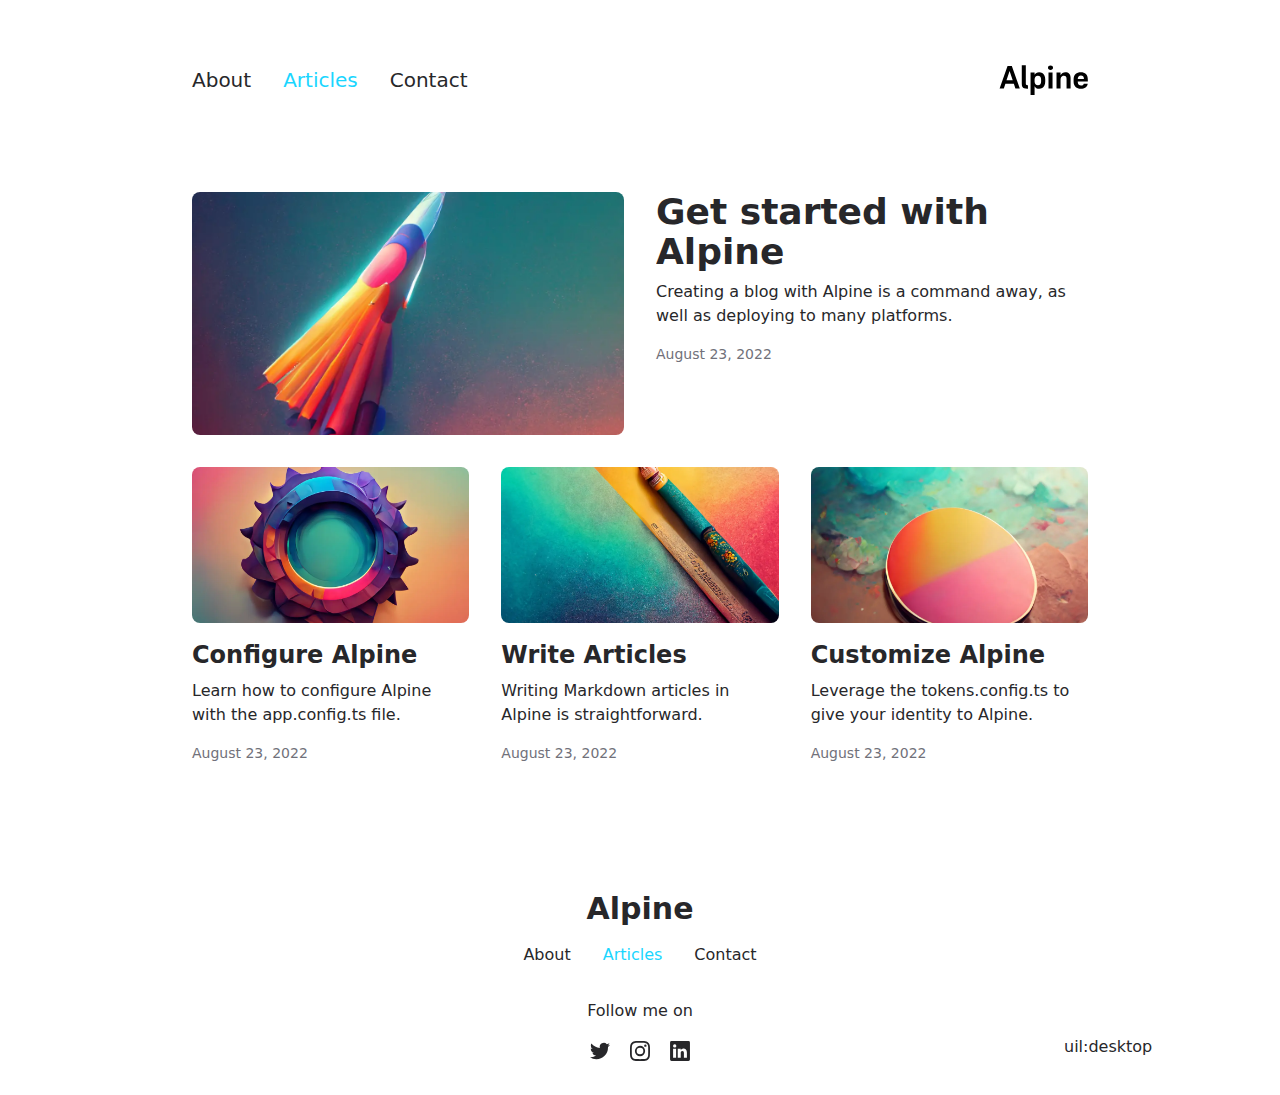
<file: articles/index.html>
<!DOCTYPE html><html lang="en"><head><meta charset="utf-8">
<meta name="viewport" content="width=device-width, initial-scale=1">
<title>Articles</title>
<meta name="twitter:card" content="summary_large_image">
<meta name="description" content="The minimalist blog theme">
<meta property="og:description" content="The minimalist blog theme">
<meta property="og:image" content="/social-card-preview.png">
<meta property="og:image:width" content="400">
<meta property="og:image:height" content="300">
<meta property="og:image:alt" content="An image showcasing my project.">
<meta property="og:title" content="Articles">
<link rel="preload" as="fetch" crossorigin="anonymous" href="/articles/_payload.json">
<link rel="stylesheet" href="/_nuxt/entry.BPGrFJUf.css">
<link rel="stylesheet" href="/_nuxt/DocumentDrivenNotFound.DNu04Dg9.css">
<link rel="stylesheet" href="/_nuxt/ArticlesList.CX37mb1x.css">
<link rel="stylesheet" href="/_nuxt/ArticlesListItem.DU0DmOdO.css">
<link rel="stylesheet" href="/_nuxt/ProseA.BeqxOOlC.css">
<link rel="stylesheet" href="/_nuxt/ProseCodeInline.DhYQ212v.css">
<link rel="modulepreload" as="script" crossorigin href="/_nuxt/entry.CXXirWaC.js">
<link rel="modulepreload" as="script" crossorigin href="/_nuxt/NuxtImg.CdxFRoPh.js">
<link rel="modulepreload" as="script" crossorigin href="/_nuxt/document-driven.BXRsiGA8.js">
<link rel="modulepreload" as="script" crossorigin href="/_nuxt/DocumentDrivenEmpty.DB0iBtOd.js">
<link rel="modulepreload" as="script" crossorigin href="/_nuxt/ContentRenderer.dZ2gLQB3.js">
<link rel="modulepreload" as="script" crossorigin href="/_nuxt/ContentRendererMarkdown.vue.2Sf9xq5J.js">
<link rel="modulepreload" as="script" crossorigin href="/_nuxt/DocumentDrivenNotFound.Dp2L6Y8U.js">
<link rel="modulepreload" as="script" crossorigin href="/_nuxt/page.C9xVTCZr.js">
<link rel="modulepreload" as="script" crossorigin href="/_nuxt/ContentRendererMarkdown.DzBcNOmS.js">
<link rel="modulepreload" as="script" crossorigin href="/_nuxt/ArticlesList.Bg6Zbkyv.js">
<link rel="modulepreload" as="script" crossorigin href="/_nuxt/ArticlesListItem.DgglMwkW.js">
<link rel="modulepreload" as="script" crossorigin href="/_nuxt/date.BcWussCh.js">
<link rel="modulepreload" as="script" crossorigin href="/_nuxt/ProseA.xij5fUM9.js">
<link rel="modulepreload" as="script" crossorigin href="/_nuxt/ProseCodeInline.BhLabPOX.js">
<link rel="modulepreload" as="script" crossorigin href="/_nuxt/asyncData.BVNZaMSf.js">
<link rel="prefetch" as="style" href="/_nuxt/article.DMbk2RkZ.css">
<link rel="prefetch" as="script" crossorigin href="/_nuxt/article.cQa6Eh3p.js">
<link rel="prefetch" as="script" crossorigin href="/_nuxt/default.CHFfxy1d.js">
<link rel="prefetch" as="script" crossorigin href="/_nuxt/client-db.BzZ0_b0n.js">
<link rel="prefetch" as="style" href="/_nuxt/useStudio.Dm9_K55E.css">
<link rel="prefetch" as="script" crossorigin href="/_nuxt/useStudio.DibA0a4k.js">
<link rel="prefetch" as="style" href="/_nuxt/error-404.D8uONj7L.css">
<link rel="prefetch" as="script" crossorigin href="/_nuxt/error-404.CaLPnNFd.js">
<link rel="prefetch" as="style" href="/_nuxt/error-500.p7T9h8Pv.css">
<link rel="prefetch" as="script" crossorigin href="/_nuxt/error-500.CGzu0vu6.js">
<script type="module" src="/_nuxt/entry.CXXirWaC.js" crossorigin></script><style id="pinceau-runtime-hydratable">@media{.phy[--]{--puid:FudtRl-v;}.pv-ZN5ITf{max-width:var(--elements-container-maxWidth);padding-left:var(--elements-container-padding-mobile);padding-right:var(--elements-container-padding-mobile);}@media (min-width: 475px){.pv-ZN5ITf{padding-left:var(--elements-container-padding-xs);padding-right:var(--elements-container-padding-xs);}}@media (min-width: 640px){.pv-ZN5ITf{padding-left:var(--elements-container-padding-sm);padding-right:var(--elements-container-padding-sm);}}@media (min-width: 768px){.pv-ZN5ITf{padding-left:var(--elements-container-padding-md);padding-right:var(--elements-container-padding-md);}}} </style><style id="pinceau-theme">@media { :root {--pinceau-mq: initial; --alpine-readableLine: 68ch;--alpine-backdrop-backgroundColor: #f4f4f5b3;--prose-code-inline-padding: 0.2rem 0.375rem 0.2rem 0.375rem;--prose-code-block-backdropFilter: contrast(1);--prose-code-block-border-style: solid;--prose-code-block-border-width: 1px;--prose-tbody-tr-borderBottom-style: dashed;--prose-tbody-tr-borderBottom-width: 1px;--prose-th-textAlign: inherit;--prose-thead-borderBottom-style: solid;--prose-thead-borderBottom-width: 1px;--prose-thead-border-style: solid;--prose-thead-border-width: 0px;--prose-table-textAlign: start;--prose-hr-width: 1px;--prose-hr-style: solid;--prose-li-listStylePosition: outside;--prose-ol-li-markerColor: currentColor;--prose-ol-paddingInlineStart: 21px;--prose-ol-listStyleType: decimal;--prose-ul-li-markerColor: currentColor;--prose-ul-paddingInlineStart: 21px;--prose-ul-listStyleType: disc;--prose-blockquote-border-style: solid;--prose-blockquote-border-width: 4px;--prose-blockquote-quotes: '201C' '201D' '2018' '2019';--prose-blockquote-paddingInlineStart: 24px;--prose-a-code-color-hover: currentColor;--prose-a-code-color-static: currentColor;--prose-a-hasCode-borderBottom: none;--prose-a-border-distance: 2px;--prose-a-border-color-hover: currentColor;--prose-a-border-color-static: currentColor;--prose-a-border-style-hover: solid;--prose-a-border-style-static: dashed;--prose-a-border-width: 1px;--prose-a-color-static: inherit;--prose-a-textDecoration: none;--prose-h6-margin: 3rem 0 2rem;--prose-h5-margin: 3rem 0 2rem;--prose-h4-margin: 3rem 0 2rem;--prose-h3-margin: 3rem 0 2rem;--prose-h2-margin: 3rem 0 2rem;--prose-h1-margin: 0 0 2rem;--prose-p-fontSize: 18px;--typography-lead-loose: 2;--typography-lead-relaxed: 1.625;--typography-lead-normal: 1.5;--typography-lead-snug: 1.375;--typography-lead-tight: 1.25;--typography-lead-none: 1;--typography-lead-10: 2.5rem;--typography-lead-9: 2.25rem;--typography-lead-8: 2rem;--typography-lead-7: 1.75rem;--typography-lead-6: 1.5rem;--typography-lead-5: 1.25rem;--typography-lead-4: 1rem;--typography-lead-3: .75rem;--typography-lead-2: .5rem;--typography-lead-1: .025rem;--typography-fontWeight-black: 900;--typography-fontWeight-extrabold: 800;--typography-fontWeight-bold: 700;--typography-fontWeight-semibold: 600;--typography-fontWeight-medium: 500;--typography-fontWeight-normal: 400;--typography-fontWeight-light: 300;--typography-fontWeight-extralight: 200;--typography-fontWeight-thin: 100;--typography-fontSize-9xl: 128px;--typography-fontSize-8xl: 96px;--typography-fontSize-7xl: 72px;--typography-fontSize-6xl: 60px;--typography-fontSize-5xl: 48px;--typography-fontSize-4xl: 36px;--typography-fontSize-3xl: 30px;--typography-fontSize-2xl: 24px;--typography-fontSize-xl: 20px;--typography-fontSize-lg: 18px;--typography-fontSize-base: 16px;--typography-fontSize-sm: 14px;--typography-fontSize-xs: 12px;--typography-letterSpacing-wide: 0.025em;--typography-letterSpacing-tight: -0.025em;--typography-verticalMargin-base: 24px;--typography-verticalMargin-sm: 16px;--elements-border-secondary-hover: [object Object];--elements-backdrop-background: #fffc;--elements-backdrop-filter: saturate(200%) blur(20px);--elements-container-maxWidth: 64rem;--lead-loose: 2;--lead-relaxed: 1.625;--lead-normal: 1.5;--lead-snug: 1.375;--lead-tight: 1.25;--lead-none: 1;--lead-10: 2.5rem;--lead-9: 2.25rem;--lead-8: 2rem;--lead-7: 1.75rem;--lead-6: 1.5rem;--lead-5: 1.25rem;--lead-4: 1rem;--lead-3: .75rem;--lead-2: .5rem;--lead-1: .025rem;--letterSpacing-widest: 0.1em;--letterSpacing-wider: 0.05em;--letterSpacing-wide: 0.025em;--letterSpacing-normal: 0em;--letterSpacing-tight: -0.025em;--letterSpacing-tighter: -0.05em;--fontSize-9xl: 8rem;--fontSize-8xl: 6rem;--fontSize-7xl: 4.5rem;--fontSize-6xl: 3.75rem;--fontSize-5xl: 3rem;--fontSize-4xl: 2.25rem;--fontSize-3xl: 1.875rem;--fontSize-2xl: 1.5rem;--fontSize-xl: 1.25rem;--fontSize-lg: 1.125rem;--fontSize-base: 1rem;--fontSize-sm: 0.875rem;--fontSize-xs: 0.75rem;--fontWeight-black: 900;--fontWeight-extrabold: 800;--fontWeight-bold: 700;--fontWeight-semibold: 600;--fontWeight-medium: 500;--fontWeight-normal: 400;--fontWeight-light: 300;--fontWeight-extralight: 200;--fontWeight-thin: 100;--font-mono: ui-monospace, SFMono-Regular, Menlo, Monaco, Consolas, Liberation Mono, Courier New, monospace;--font-serif: ui-serif, Georgia, Cambria, Times New Roman, Times, serif;--font-sans: ui-sans-serif, system-ui, -apple-system, BlinkMacSystemFont, Segoe UI, Roboto, Helvetica Neue, Arial, Noto Sans, sans-serif, Apple Color Emoji, Segoe UI Emoji, Segoe UI Symbol, Noto Color Emoji;--opacity-total: 1;--opacity-high: 0.8;--opacity-medium: 0.5;--opacity-soft: 0.3;--opacity-light: 0.15;--opacity-bright: 0.1;--opacity-noOpacity: 0;--borderWidth-lg: 3px;--borderWidth-md: 2px;--borderWidth-sm: 1px;--borderWidth-noBorder: 0;--space-rem-875: 0.875rem;--space-rem-625: 0.625rem;--space-rem-375: 0.375rem;--space-rem-125: 0.125rem;--space-px: 1px;--space-128: 32rem;--space-96: 24rem;--space-80: 20rem;--space-72: 18rem;--space-64: 16rem;--space-60: 15rem;--space-56: 14rem;--space-52: 13rem;--space-48: 12rem;--space-44: 11rem;--space-40: 10rem;--space-36: 9rem;--space-32: 8rem;--space-28: 7rem;--space-24: 6rem;--space-20: 5rem;--space-16: 4rem;--space-14: 3.5rem;--space-12: 3rem;--space-11: 2.75rem;--space-10: 2.5rem;--space-9: 2.25rem;--space-8: 2rem;--space-7: 1.75rem;--space-6: 1.5rem;--space-5: 1.25rem;--space-4: 1rem;--space-3: 0.75rem;--space-2: 0.5rem;--space-1: 0.25rem;--space-0: 0px;--size-full: 100%;--size-7xl: 80rem;--size-6xl: 72rem;--size-5xl: 64rem;--size-4xl: 56rem;--size-3xl: 48rem;--size-2xl: 42rem;--size-xl: 36rem;--size-lg: 32rem;--size-md: 28rem;--size-sm: 24rem;--size-xs: 20rem;--size-200: 200px;--size-104: 104px;--size-80: 80px;--size-64: 64px;--size-56: 56px;--size-48: 48px;--size-40: 40px;--size-32: 32px;--size-24: 24px;--size-20: 20px;--size-16: 16px;--size-12: 12px;--size-8: 8px;--size-6: 6px;--size-4: 4px;--size-2: 2px;--size-0: 0px;--radii-full: 9999px;--radii-3xl: 1.75rem;--radii-2xl: 1.5rem;--radii-xl: 1rem;--radii-lg: 0.75rem;--radii-md: 0.5rem;--radii-sm: 0.375rem;--radii-xs: 0.25rem;--radii-2xs: 0.125rem;--radii-none: 0px;--shadow-none: 0px 0px 0px 0px transparent;--shadow-lg: 0px 10px 15px -3px #000000, 0px 4px 6px -4px #000000;--shadow-md: 0px 4px 6px -1px #000000, 0px 2px 4px -2px #000000;--shadow-sm: 0px 1px 3px 0px #000000, 0px 1px 2px -1px #000000;--shadow-xs: 0px 1px 2px 0px #000000;--height-screen: 100vh;--width-screen: 100vw;--color-primary-900: #002e38;--color-primary-800: #005c70;--color-primary-700: #008aa9;--color-primary-600: #00b9e1;--color-primary-500: #1ad6ff;--color-primary-400: #40ddff;--color-primary-300: #66e4ff;--color-primary-200: #8deaff;--color-primary-100: #b3f1ff;--color-primary-50: #d9f8ff;--color-ruby-900: #380011;--color-ruby-800: #700021;--color-ruby-700: #a90032;--color-ruby-600: #e10043;--color-ruby-500: #ff1a5e;--color-ruby-400: #ff4079;--color-ruby-300: #ff6694;--color-ruby-200: #ff8dae;--color-ruby-100: #ffb3c9;--color-ruby-50: #ffd9e4;--color-pink-900: #380025;--color-pink-800: #70004b;--color-pink-700: #a90070;--color-pink-600: #e10095;--color-pink-500: #ff1ab2;--color-pink-400: #ff40bf;--color-pink-300: #ff66cc;--color-pink-200: #ff8dd8;--color-pink-100: #ffb3e5;--color-pink-50: #ffd9f2;--color-purple-900: #190038;--color-purple-800: #330070;--color-purple-700: #4c00a9;--color-purple-600: #6500e1;--color-purple-500: #811aff;--color-purple-400: #9640ff;--color-purple-300: #ab66ff;--color-purple-200: #c08dff;--color-purple-100: #d5b3ff;--color-purple-50: #ead9ff;--color-royalblue-900: #0b0531;--color-royalblue-800: #160a62;--color-royalblue-700: #211093;--color-royalblue-600: #2c15c4;--color-royalblue-500: #4127e8;--color-royalblue-400: #614bec;--color-royalblue-300: #806ff0;--color-royalblue-200: #a093f3;--color-royalblue-100: #c0b7f7;--color-royalblue-50: #dfdbfb;--color-indigoblue-900: #001238;--color-indigoblue-800: #002370;--color-indigoblue-700: #0035a9;--color-indigoblue-600: #0047e1;--color-indigoblue-500: #1a62ff;--color-indigoblue-400: #407cff;--color-indigoblue-300: #6696ff;--color-indigoblue-200: #8db0ff;--color-indigoblue-100: #b3cbff;--color-indigoblue-50: #d9e5ff;--color-blue-900: #002438;--color-blue-800: #004870;--color-blue-700: #006ca9;--color-blue-600: #0090e1;--color-blue-500: #1aadff;--color-blue-400: #40bbff;--color-blue-300: #66c8ff;--color-blue-200: #8dd6ff;--color-blue-100: #b3e4ff;--color-blue-50: #d9f1ff;--color-lightblue-900: #002e38;--color-lightblue-800: #005c70;--color-lightblue-700: #008aa9;--color-lightblue-600: #00b9e1;--color-lightblue-500: #1ad6ff;--color-lightblue-400: #40ddff;--color-lightblue-300: #66e4ff;--color-lightblue-200: #8deaff;--color-lightblue-100: #b3f1ff;--color-lightblue-50: #d9f8ff;--color-teal-900: #062a28;--color-teal-800: #0b544f;--color-teal-700: #117d77;--color-teal-600: #16a79e;--color-teal-500: #1cd1c6;--color-teal-400: #36e4da;--color-teal-300: #5fe9e1;--color-teal-200: #87efe9;--color-teal-100: #aff4f0;--color-teal-50: #d7faf8;--color-pear-900: #2a2b09;--color-pear-800: #545512;--color-pear-700: #7e801b;--color-pear-600: #a8aa24;--color-pear-500: #d0d32f;--color-pear-400: #d8da52;--color-pear-300: #e0e274;--color-pear-200: #e8e997;--color-pear-100: #eff0ba;--color-pear-50: #f7f8dc;--color-red-900: #380300;--color-red-800: #700700;--color-red-700: #a90a00;--color-red-600: #e10e00;--color-red-500: #ff281a;--color-red-400: #ff4c40;--color-red-300: #ff7066;--color-red-200: #ff948d;--color-red-100: #ffb7b3;--color-red-50: #ffdbd9;--color-orange-900: #381800;--color-orange-800: #702f00;--color-orange-700: #a94700;--color-orange-600: #e15e00;--color-orange-500: #ff7a1a;--color-orange-400: #ff9040;--color-orange-300: #ffa666;--color-orange-200: #ffbd8d;--color-orange-100: #ffd3b3;--color-orange-50: #ffe9d9;--color-yellow-900: #362b03;--color-yellow-800: #6d5605;--color-yellow-700: #a38108;--color-yellow-600: #daac0a;--color-yellow-500: #f5c828;--color-yellow-400: #f7d14c;--color-yellow-300: #f8da70;--color-yellow-200: #fae393;--color-yellow-100: #fcedb7;--color-yellow-50: #fdf6db;--color-green-900: #003f25;--color-green-800: #005e38;--color-green-700: #007e4a;--color-green-600: #009d5d;--color-green-500: #00bd6f;--color-green-400: #00dc82;--color-green-300: #30ffaa;--color-green-200: #83ffcc;--color-green-100: #acffdd;--color-green-50: #d6ffee;--color-gray-900: #18181B;--color-gray-800: #27272A;--color-gray-700: #3f3f46;--color-gray-600: #52525B;--color-gray-500: #71717A;--color-gray-400: #a1a1aa;--color-gray-300: #D4d4d8;--color-gray-200: #e4e4e7;--color-gray-100: #f4f4f5;--color-gray-50: #fafafa;--color-black: #0c0c0d;--color-white: #FFFFFF;--media-portrait: only screen and (orientation: portrait);--media-landscape: only screen and (orientation: landscape);--media-rm: (prefers-reduced-motion: reduce);--media-2xl: (min-width: 1536px);--media-xl: (min-width: 1280px);--media-lg: (min-width: 1024px);--media-md: (min-width: 768px);--media-sm: (min-width: 640px);--media-xs: (min-width: 475px);--alpine-body-color: var(--color-gray-800);--alpine-body-backgroundColor: var(--color-white);--prose-code-inline-fontWeight: var(--typography-fontWeight-normal);--prose-code-inline-fontSize: var(--typography-fontSize-sm);--prose-code-inline-borderRadius: var(--radii-xs);--prose-code-block-pre-padding: var(--typography-verticalMargin-sm);--prose-code-block-margin: var(--typography-verticalMargin-base) 0;--prose-code-block-fontSize: var(--typography-fontSize-sm);--prose-tbody-code-inline-fontSize: var(--typography-fontSize-sm);--prose-tbody-td-padding: var(--typography-verticalMargin-sm);--prose-th-fontWeight: var(--typography-fontWeight-semibold);--prose-th-padding: 0 var(--typography-verticalMargin-sm) var(--typography-verticalMargin-sm) var(--typography-verticalMargin-sm);--prose-table-lineHeight: var(--typography-lead-6);--prose-table-fontSize: var(--typography-fontSize-sm);--prose-table-margin: var(--typography-verticalMargin-base) 0;--prose-hr-margin: var(--typography-verticalMargin-base) 0;--prose-li-margin: var(--typography-verticalMargin-sm) 0;--prose-ol-margin: var(--typography-verticalMargin-base) 0;--prose-ul-margin: var(--typography-verticalMargin-base) 0;--prose-blockquote-margin: var(--typography-verticalMargin-base) 0;--prose-a-code-border-style: var(--prose-a-border-style-static);--prose-a-code-border-width: var(--prose-a-border-width);--prose-a-fontWeight: var(--typography-fontWeight-medium);--prose-img-margin: var(--typography-verticalMargin-base) 0;--prose-strong-fontWeight: var(--typography-fontWeight-semibold);--prose-h6-iconSize: var(--typography-fontSize-base);--prose-h6-fontWeight: var(--typography-fontWeight-semibold);--prose-h6-lineHeight: var(--typography-lead-normal);--prose-h6-fontSize: var(--typography-fontSize-lg);--prose-h5-iconSize: var(--typography-fontSize-lg);--prose-h5-fontWeight: var(--typography-fontWeight-semibold);--prose-h5-lineHeight: var(--typography-lead-snug);--prose-h5-fontSize: var(--typography-fontSize-xl);--prose-h4-iconSize: var(--typography-fontSize-lg);--prose-h4-letterSpacing: var(--typography-letterSpacing-tight);--prose-h4-fontWeight: var(--typography-fontWeight-semibold);--prose-h4-lineHeight: var(--typography-lead-snug);--prose-h4-fontSize: var(--typography-fontSize-2xl);--prose-h3-iconSize: var(--typography-fontSize-xl);--prose-h3-letterSpacing: var(--typography-letterSpacing-tight);--prose-h3-fontWeight: var(--typography-fontWeight-semibold);--prose-h3-lineHeight: var(--typography-lead-snug);--prose-h3-fontSize: var(--typography-fontSize-3xl);--prose-h2-iconSize: var(--typography-fontSize-2xl);--prose-h2-letterSpacing: var(--typography-letterSpacing-tight);--prose-h2-fontWeight: var(--typography-fontWeight-semibold);--prose-h2-lineHeight: var(--typography-lead-tight);--prose-h2-fontSize: var(--typography-fontSize-4xl);--prose-h1-iconSize: var(--typography-fontSize-3xl);--prose-h1-letterSpacing: var(--typography-letterSpacing-tight);--prose-h1-fontWeight: var(--typography-fontWeight-bold);--prose-h1-lineHeight: var(--typography-lead-tight);--prose-h1-fontSize: var(--typography-fontSize-5xl);--prose-p-br-margin: var(--typography-verticalMargin-base) 0 0 0;--prose-p-margin: var(--typography-verticalMargin-base) 0;--prose-p-lineHeight: var(--typography-lead-normal);--typography-color-primary-900: var(--color-primary-900);--typography-color-primary-800: var(--color-primary-800);--typography-color-primary-700: var(--color-primary-700);--typography-color-primary-600: var(--color-primary-600);--typography-color-primary-500: var(--color-primary-500);--typography-color-primary-400: var(--color-primary-400);--typography-color-primary-300: var(--color-primary-300);--typography-color-primary-200: var(--color-primary-200);--typography-color-primary-100: var(--color-primary-100);--typography-color-primary-50: var(--color-primary-50);--typography-font-code: var(--font-mono);--typography-font-body: var(--font-sans);--typography-font-display: var(--font-sans);--typography-body-backgroundColor: var(--color-white);--typography-body-color: var(--color-black);--elements-state-danger-borderColor-secondary: var(--color-red-200);--elements-state-danger-borderColor-primary: var(--color-red-100);--elements-state-danger-backgroundColor-secondary: var(--color-red-100);--elements-state-danger-backgroundColor-primary: var(--color-red-50);--elements-state-danger-color-secondary: var(--color-red-600);--elements-state-danger-color-primary: var(--color-red-500);--elements-state-warning-borderColor-secondary: var(--color-yellow-200);--elements-state-warning-borderColor-primary: var(--color-yellow-100);--elements-state-warning-backgroundColor-secondary: var(--color-yellow-100);--elements-state-warning-backgroundColor-primary: var(--color-yellow-50);--elements-state-warning-color-secondary: var(--color-yellow-700);--elements-state-warning-color-primary: var(--color-yellow-600);--elements-state-success-borderColor-secondary: var(--color-green-200);--elements-state-success-borderColor-primary: var(--color-green-100);--elements-state-success-backgroundColor-secondary: var(--color-green-100);--elements-state-success-backgroundColor-primary: var(--color-green-50);--elements-state-success-color-secondary: var(--color-green-600);--elements-state-success-color-primary: var(--color-green-500);--elements-state-info-borderColor-secondary: var(--color-blue-200);--elements-state-info-borderColor-primary: var(--color-blue-100);--elements-state-info-backgroundColor-secondary: var(--color-blue-100);--elements-state-info-backgroundColor-primary: var(--color-blue-50);--elements-state-info-color-secondary: var(--color-blue-600);--elements-state-info-color-primary: var(--color-blue-500);--elements-state-primary-borderColor-secondary: var(--color-primary-200);--elements-state-primary-borderColor-primary: var(--color-primary-100);--elements-state-primary-backgroundColor-secondary: var(--color-primary-100);--elements-state-primary-backgroundColor-primary: var(--color-primary-50);--elements-state-primary-color-secondary: var(--color-primary-700);--elements-state-primary-color-primary: var(--color-primary-600);--elements-surface-secondary-backgroundColor: var(--color-gray-200);--elements-surface-primary-backgroundColor: var(--color-gray-100);--elements-surface-background-base: var(--color-gray-100);--elements-border-secondary-static: var(--color-gray-200);--elements-border-primary-hover: var(--color-gray-200);--elements-border-primary-static: var(--color-gray-100);--elements-container-padding-md: var(--space-16);--elements-container-padding-sm: var(--space-12);--elements-container-padding-xs: var(--space-8);--elements-container-padding-mobile: var(--space-6);--elements-text-secondary-color-hover: var(--color-gray-700);--elements-text-secondary-color-static: var(--color-gray-500);--elements-text-primary-color-static: var(--color-gray-900);--text-6xl-lineHeight: var(--lead-none);--text-6xl-fontSize: var(--fontSize-6xl);--text-5xl-lineHeight: var(--lead-none);--text-5xl-fontSize: var(--fontSize-5xl);--text-4xl-lineHeight: var(--lead-10);--text-4xl-fontSize: var(--fontSize-4xl);--text-3xl-lineHeight: var(--lead-9);--text-3xl-fontSize: var(--fontSize-3xl);--text-2xl-lineHeight: var(--lead-8);--text-2xl-fontSize: var(--fontSize-2xl);--text-xl-lineHeight: var(--lead-7);--text-xl-fontSize: var(--fontSize-xl);--text-lg-lineHeight: var(--lead-7);--text-lg-fontSize: var(--fontSize-lg);--text-base-lineHeight: var(--lead-6);--text-base-fontSize: var(--fontSize-base);--text-sm-lineHeight: var(--lead-5);--text-sm-fontSize: var(--fontSize-sm);--text-xs-lineHeight: var(--lead-4);--text-xs-fontSize: var(--fontSize-xs);--shadow-2xl: 0px 25px 50px -12px var(--color-gray-900);--shadow-xl: 0px 20px 25px -5px var(--color-gray-400), 0px 8px 10px -6px #000000;--color-secondary-900: var(--color-gray-900);--color-secondary-800: var(--color-gray-800);--color-secondary-700: var(--color-gray-700);--color-secondary-600: var(--color-gray-600);--color-secondary-500: var(--color-gray-500);--color-secondary-400: var(--color-gray-400);--color-secondary-300: var(--color-gray-300);--color-secondary-200: var(--color-gray-200);--color-secondary-100: var(--color-gray-100);--color-secondary-50: var(--color-gray-50);--prose-a-code-background-hover: var(--typography-color-primary-50);--prose-a-code-border-color-hover: var(--typography-color-primary-500);--prose-a-color-hover: var(--typography-color-primary-500);--typography-color-secondary-900: var(--color-secondary-900);--typography-color-secondary-800: var(--color-secondary-800);--typography-color-secondary-700: var(--color-secondary-700);--typography-color-secondary-600: var(--color-secondary-600);--typography-color-secondary-500: var(--color-secondary-500);--typography-color-secondary-400: var(--color-secondary-400);--typography-color-secondary-300: var(--color-secondary-300);--typography-color-secondary-200: var(--color-secondary-200);--typography-color-secondary-100: var(--color-secondary-100);--typography-color-secondary-50: var(--color-secondary-50);--prose-code-inline-backgroundColor: var(--typography-color-secondary-100);--prose-code-inline-color: var(--typography-color-secondary-700);--prose-code-block-backgroundColor: var(--typography-color-secondary-100);--prose-code-block-color: var(--typography-color-secondary-700);--prose-code-block-border-color: var(--typography-color-secondary-200);--prose-tbody-tr-borderBottom-color: var(--typography-color-secondary-200);--prose-th-color: var(--typography-color-secondary-600);--prose-thead-borderBottom-color: var(--typography-color-secondary-200);--prose-thead-border-color: var(--typography-color-secondary-300);--prose-hr-color: var(--typography-color-secondary-200);--prose-blockquote-border-color: var(--typography-color-secondary-200);--prose-blockquote-color: var(--typography-color-secondary-500);--prose-a-code-border-color-static: var(--typography-color-secondary-400); } }@media { :root.dark {--pinceau-mq: dark; --alpine-backdrop-backgroundColor: #18181bb3;--prose-code-block-backdropFilter: contrast(1);--prose-ol-li-markerColor: currentColor;--prose-ul-li-markerColor: currentColor;--prose-a-code-color-hover: currentColor;--prose-a-code-color-static: currentColor;--prose-a-border-color-hover: currentColor;--prose-a-border-color-static: currentColor;--prose-a-color-static: inherit;--elements-backdrop-background: #0c0d0ccc;--alpine-body-color: var(--color-gray-200);--alpine-body-backgroundColor: var(--color-black);--typography-body-backgroundColor: var(--color-black);--typography-body-color: var(--color-white);--elements-state-danger-borderColor-secondary: var(--color-red-700);--elements-state-danger-borderColor-primary: var(--color-red-800);--elements-state-danger-backgroundColor-secondary: var(--color-red-800);--elements-state-danger-backgroundColor-primary: var(--color-red-900);--elements-state-danger-color-secondary: var(--color-red-200);--elements-state-danger-color-primary: var(--color-red-300);--elements-state-warning-borderColor-secondary: var(--color-yellow-700);--elements-state-warning-borderColor-primary: var(--color-yellow-800);--elements-state-warning-backgroundColor-secondary: var(--color-yellow-800);--elements-state-warning-backgroundColor-primary: var(--color-yellow-900);--elements-state-warning-color-secondary: var(--color-yellow-200);--elements-state-warning-color-primary: var(--color-yellow-400);--elements-state-success-borderColor-secondary: var(--color-green-700);--elements-state-success-borderColor-primary: var(--color-green-800);--elements-state-success-backgroundColor-secondary: var(--color-green-800);--elements-state-success-backgroundColor-primary: var(--color-green-900);--elements-state-success-color-secondary: var(--color-green-200);--elements-state-success-color-primary: var(--color-green-400);--elements-state-info-borderColor-secondary: var(--color-blue-700);--elements-state-info-borderColor-primary: var(--color-blue-800);--elements-state-info-backgroundColor-secondary: var(--color-blue-800);--elements-state-info-backgroundColor-primary: var(--color-blue-900);--elements-state-info-color-secondary: var(--color-blue-200);--elements-state-info-color-primary: var(--color-blue-400);--elements-state-primary-borderColor-secondary: var(--color-primary-700);--elements-state-primary-borderColor-primary: var(--color-primary-800);--elements-state-primary-backgroundColor-secondary: var(--color-primary-800);--elements-state-primary-backgroundColor-primary: var(--color-primary-900);--elements-state-primary-color-secondary: var(--color-primary-200);--elements-state-primary-color-primary: var(--color-primary-400);--elements-surface-secondary-backgroundColor: var(--color-gray-800);--elements-surface-primary-backgroundColor: var(--color-gray-900);--elements-surface-background-base: var(--color-gray-900);--elements-border-secondary-static: var(--color-gray-800);--elements-border-primary-hover: var(--color-gray-800);--elements-border-primary-static: var(--color-gray-900);--elements-text-secondary-color-hover: var(--color-gray-200);--elements-text-secondary-color-static: var(--color-gray-400);--elements-text-primary-color-static: var(--color-gray-50);--prose-a-code-background-hover: var(--typography-color-primary-900);--prose-a-code-border-color-hover: var(--typography-color-primary-600);--prose-a-color-hover: var(--typography-color-primary-400);--prose-code-inline-backgroundColor: var(--typography-color-secondary-800);--prose-code-inline-color: var(--typography-color-secondary-200);--prose-code-block-backgroundColor: var(--typography-color-secondary-900);--prose-code-block-color: var(--typography-color-secondary-200);--prose-code-block-border-color: var(--typography-color-secondary-800);--prose-tbody-tr-borderBottom-color: var(--typography-color-secondary-800);--prose-th-color: var(--typography-color-secondary-400);--prose-thead-borderBottom-color: var(--typography-color-secondary-800);--prose-thead-border-color: var(--typography-color-secondary-600);--prose-hr-color: var(--typography-color-secondary-800);--prose-blockquote-border-color: var(--typography-color-secondary-700);--prose-blockquote-color: var(--typography-color-secondary-400);--prose-a-code-border-color-static: var(--typography-color-secondary-600); } }</style><script>"use strict";(()=>{const a=window,e=document.documentElement,m=["dark","light"],c=window&&window.localStorage&&window.localStorage.getItem&&window.localStorage.getItem("nuxt-color-mode")||"system";let n=c==="system"?d():c;const l=e.getAttribute("data-color-mode-forced");l&&(n=l),i(n),a["__NUXT_COLOR_MODE__"]={preference:c,value:n,getColorScheme:d,addColorScheme:i,removeColorScheme:f};function i(o){const t=""+o+"",s="";e.classList?e.classList.add(t):e.className+=" "+t,s&&e.setAttribute("data-"+s,o)}function f(o){const t=""+o+"",s="";e.classList?e.classList.remove(t):e.className=e.className.replace(new RegExp(t,"g"),""),s&&e.removeAttribute("data-"+s)}function r(o){return a.matchMedia("(prefers-color-scheme"+o+")")}function d(){if(a.matchMedia&&r("").media!=="not all"){for(const o of m)if(r(":"+o).matches)return o}return"light"}})();
</script></head><body><div id="__nuxt"><div class="container pv-ZN5ITf pc-FudtRl app-layout" data-v-36825fd3 data-v-b14f06ca><!--[--><div class="nuxt-progress" style="width:0%;height:3px;opacity:0;background-size:Infinity% auto;" data-v-36825fd3></div><header class="right" data-v-36825fd3 data-v-bdd37af7><div class="menu" data-v-bdd37af7><button aria-label="Navigation Menu" data-v-bdd37af7><svg width="24" height="24" viewBox="0 0 68 68" fill="currentColor" xmlns="http://www.w3.org/2000/svg" data-v-bdd37af7><path d="M8 34C8 32.1362 8 31.2044 8.30448 30.4693C8.71046 29.4892 9.48915 28.7105 10.4693 28.3045C11.2044 28 12.1362 28 14 28C15.8638 28 16.7956 28 17.5307 28.3045C18.5108 28.7105 19.2895 29.4892 19.6955 30.4693C20 31.2044 20 32.1362 20 34C20 35.8638 20 36.7956 19.6955 37.5307C19.2895 38.5108 18.5108 39.2895 17.5307 39.6955C16.7956 40 15.8638 40 14 40C12.1362 40 11.2044 40 10.4693 39.6955C9.48915 39.2895 8.71046 38.5108 8.30448 37.5307C8 36.7956 8 35.8638 8 34Z" data-v-bdd37af7></path><path d="M28 34C28 32.1362 28 31.2044 28.3045 30.4693C28.7105 29.4892 29.4892 28.7105 30.4693 28.3045C31.2044 28 32.1362 28 34 28C35.8638 28 36.7956 28 37.5307 28.3045C38.5108 28.7105 39.2895 29.4892 39.6955 30.4693C40 31.2044 40 32.1362 40 34C40 35.8638 40 36.7956 39.6955 37.5307C39.2895 38.5108 38.5108 39.2895 37.5307 39.6955C36.7956 40 35.8638 40 34 40C32.1362 40 31.2044 40 30.4693 39.6955C29.4892 39.2895 28.7105 38.5108 28.3045 37.5307C28 36.7956 28 35.8638 28 34Z" data-v-bdd37af7></path><path d="M48 34C48 32.1362 48 31.2044 48.3045 30.4693C48.7105 29.4892 49.4892 28.7105 50.4693 28.3045C51.2044 28 52.1362 28 54 28C55.8638 28 56.7956 28 57.5307 28.3045C58.5108 28.7105 59.2895 29.4892 59.6955 30.4693C60 31.2044 60 32.1362 60 34C60 35.8638 60 36.7956 59.6955 37.5307C59.2895 38.5108 58.5108 39.2895 57.5307 39.6955C56.7956 40 55.8638 40 54 40C52.1362 40 51.2044 40 50.4693 39.6955C49.4892 39.2895 48.7105 38.5108 48.3045 37.5307C48 36.7956 48 35.8638 48 34Z" data-v-bdd37af7></path></svg></button></div><div class="overlay" data-v-bdd37af7><nav data-v-bdd37af7 data-v-c490eb46><ul data-v-c490eb46><!--[--><li data-v-c490eb46><a href="/" class="" data-v-c490eb46><span class="underline-fx" data-v-c490eb46></span> About</a></li><li data-v-c490eb46><a aria-current="page" href="/articles" class="router-link-active router-link-exact-active" data-v-c490eb46><span class="underline-fx" data-v-c490eb46></span> Articles</a></li><li data-v-c490eb46><a href="/contact" class="" data-v-c490eb46><span class="underline-fx" data-v-c490eb46></span> Contact</a></li><!--]--></ul></nav></div><div class="logo" data-v-bdd37af7><a href="/" class="" data-v-bdd37af7><img src="/logo-dark.svg" class="dark-img" alt="alpine" width="89" height="31" data-v-bdd37af7><img src="/logo.svg" class="light-img" alt="alpine" width="89" height="31" data-v-bdd37af7></a></div><div class="main-nav" data-v-bdd37af7><nav data-v-bdd37af7 data-v-c490eb46><ul data-v-c490eb46><!--[--><li data-v-c490eb46><a href="/" class="" data-v-c490eb46><span class="underline-fx" data-v-c490eb46></span> About</a></li><li data-v-c490eb46><a aria-current="page" href="/articles" class="router-link-active router-link-exact-active" data-v-c490eb46><span class="underline-fx" data-v-c490eb46></span> Articles</a></li><li data-v-c490eb46><a href="/contact" class="" data-v-c490eb46><span class="underline-fx" data-v-c490eb46></span> Contact</a></li><!--]--></ul></nav></div></header><!--[--><div class="document-driven-page"><main><!--[--><div><div class="articles-list" data-v-366855f8><div class="featured" data-v-366855f8><article class="featured" data-v-366855f8 data-v-c88eb2fb><div class="image" data-v-c88eb2fb><!----><a href="/articles/get-started" class="" data-v-c88eb2fb><img src="/articles/get-started.webp" alt="Get started with Alpine" width="16" height="9" data-v-c88eb2fb></a></div><div class="content" data-v-c88eb2fb><a href="/articles/get-started" class="headline" data-v-c88eb2fb><h1 data-v-c88eb2fb>Get started with Alpine</h1></a><p class="description" data-v-c88eb2fb>Creating a blog with Alpine is a command away, as well as deploying to many platforms.</p><time data-v-c88eb2fb>August 23, 2022</time></div></article></div><div class="layout" data-v-366855f8><!--[--><article class="" data-v-366855f8 data-v-c88eb2fb><div class="image" data-v-c88eb2fb><!----><a href="/articles/configure" class="" data-v-c88eb2fb><img src="/articles/configure-alpine.webp" alt="Configure Alpine" width="16" height="9" data-v-c88eb2fb></a></div><div class="content" data-v-c88eb2fb><a href="/articles/configure" class="headline" data-v-c88eb2fb><h1 data-v-c88eb2fb>Configure Alpine</h1></a><p class="description" data-v-c88eb2fb>Learn how to configure Alpine with the app.config.ts file.</p><time data-v-c88eb2fb>August 23, 2022</time></div></article><article class="" data-v-366855f8 data-v-c88eb2fb><div class="image" data-v-c88eb2fb><!----><a href="/articles/write-articles" class="" data-v-c88eb2fb><img src="/articles/write-articles.webp" alt="Write Articles" width="16" height="9" data-v-c88eb2fb></a></div><div class="content" data-v-c88eb2fb><a href="/articles/write-articles" class="headline" data-v-c88eb2fb><h1 data-v-c88eb2fb>Write Articles</h1></a><p class="description" data-v-c88eb2fb>Writing Markdown articles in Alpine is straightforward.</p><time data-v-c88eb2fb>August 23, 2022</time></div></article><article class="" data-v-366855f8 data-v-c88eb2fb><div class="image" data-v-c88eb2fb><!----><a href="/articles/design-tokens" class="" data-v-c88eb2fb><img src="/articles/design-tokens.webp" alt="Customize Alpine" width="16" height="9" data-v-c88eb2fb></a></div><div class="content" data-v-c88eb2fb><a href="/articles/design-tokens" class="headline" data-v-c88eb2fb><h1 data-v-c88eb2fb>Customize Alpine</h1></a><p class="description" data-v-c88eb2fb>Leverage the tokens.config.ts to give your identity to Alpine.</p><time data-v-c88eb2fb>August 23, 2022</time></div></article><!--]--></div></div></div><!--]--></main></div><!--]--><footer class="center" data-v-36825fd3 data-v-8c922342><a href="https://www.github.com/nuxt-themes/alpine" rel="noopener noreferrer" class="credits" data-v-8c922342>Alpine</a><div class="navigation" data-v-8c922342><nav data-v-8c922342 data-v-c490eb46><ul data-v-c490eb46><!--[--><li data-v-c490eb46><a href="/" class="" data-v-c490eb46><span class="underline-fx" data-v-c490eb46></span> About</a></li><li data-v-c490eb46><a aria-current="page" href="/articles" class="router-link-active router-link-exact-active" data-v-c490eb46><span class="underline-fx" data-v-c490eb46></span> Articles</a></li><li data-v-c490eb46><a href="/contact" class="" data-v-c490eb46><span class="underline-fx" data-v-c490eb46></span> Contact</a></li><!--]--></ul></nav></div><p class="message" data-v-8c922342>Follow me on</p><div class="icons" data-v-8c922342><div class="social" data-v-8c922342><!--[--><a href="https://twitter.com/nuxtlabs" rel="noopener noreferrer" target="_blank" title="nuxtlabs" aria-label="nuxtlabs" data-v-ba1862eb><svg xmlns="http://www.w3.org/2000/svg" xmlns:xlink="http://www.w3.org/1999/xlink" aria-hidden="true" role="img" class="icon" data-v-ba1862eb style="" width="1em" height="1em" viewBox="0 0 24 24" data-v-88b84b7e><path fill="currentColor" d="M22 5.8a8.49 8.49 0 0 1-2.36.64a4.13 4.13 0 0 0 1.81-2.27a8.21 8.21 0 0 1-2.61 1a4.1 4.1 0 0 0-7 3.74a11.64 11.64 0 0 1-8.45-4.29a4.16 4.16 0 0 0-.55 2.07a4.09 4.09 0 0 0 1.82 3.41a4.05 4.05 0 0 1-1.86-.51v.05a4.1 4.1 0 0 0 3.3 4a3.93 3.93 0 0 1-1.1.17a4.9 4.9 0 0 1-.77-.07a4.11 4.11 0 0 0 3.83 2.84A8.22 8.22 0 0 1 3 18.34a7.93 7.93 0 0 1-1-.06a11.57 11.57 0 0 0 6.29 1.85A11.59 11.59 0 0 0 20 8.45v-.53a8.43 8.43 0 0 0 2-2.12"/></svg></a><a href="https://instagram.com/atinuxt" rel="noopener noreferrer" target="_blank" title="atinuxt" aria-label="atinuxt" data-v-ba1862eb><svg xmlns="http://www.w3.org/2000/svg" xmlns:xlink="http://www.w3.org/1999/xlink" aria-hidden="true" role="img" class="icon" data-v-ba1862eb style="" width="1em" height="1em" viewBox="0 0 24 24" data-v-88b84b7e><path fill="currentColor" d="M17.34 5.46a1.2 1.2 0 1 0 1.2 1.2a1.2 1.2 0 0 0-1.2-1.2m4.6 2.42a7.59 7.59 0 0 0-.46-2.43a4.94 4.94 0 0 0-1.16-1.77a4.7 4.7 0 0 0-1.77-1.15a7.3 7.3 0 0 0-2.43-.47C15.06 2 14.72 2 12 2s-3.06 0-4.12.06a7.3 7.3 0 0 0-2.43.47a4.78 4.78 0 0 0-1.77 1.15a4.7 4.7 0 0 0-1.15 1.77a7.3 7.3 0 0 0-.47 2.43C2 8.94 2 9.28 2 12s0 3.06.06 4.12a7.3 7.3 0 0 0 .47 2.43a4.7 4.7 0 0 0 1.15 1.77a4.78 4.78 0 0 0 1.77 1.15a7.3 7.3 0 0 0 2.43.47C8.94 22 9.28 22 12 22s3.06 0 4.12-.06a7.3 7.3 0 0 0 2.43-.47a4.7 4.7 0 0 0 1.77-1.15a4.85 4.85 0 0 0 1.16-1.77a7.59 7.59 0 0 0 .46-2.43c0-1.06.06-1.4.06-4.12s0-3.06-.06-4.12M20.14 16a5.61 5.61 0 0 1-.34 1.86a3.06 3.06 0 0 1-.75 1.15a3.19 3.19 0 0 1-1.15.75a5.61 5.61 0 0 1-1.86.34c-1 .05-1.37.06-4 .06s-3 0-4-.06a5.73 5.73 0 0 1-1.94-.3a3.27 3.27 0 0 1-1.1-.75a3 3 0 0 1-.74-1.15a5.54 5.54 0 0 1-.4-1.9c0-1-.06-1.37-.06-4s0-3 .06-4a5.54 5.54 0 0 1 .35-1.9A3 3 0 0 1 5 5a3.14 3.14 0 0 1 1.1-.8A5.73 5.73 0 0 1 8 3.86c1 0 1.37-.06 4-.06s3 0 4 .06a5.61 5.61 0 0 1 1.86.34a3.06 3.06 0 0 1 1.19.8a3.06 3.06 0 0 1 .75 1.1a5.61 5.61 0 0 1 .34 1.9c.05 1 .06 1.37.06 4s-.01 3-.06 4M12 6.87A5.13 5.13 0 1 0 17.14 12A5.12 5.12 0 0 0 12 6.87m0 8.46A3.33 3.33 0 1 1 15.33 12A3.33 3.33 0 0 1 12 15.33"/></svg></a><a href="https://www.linkedin.com/company/nuxtlabs" rel="noopener noreferrer" target="_blank" title="LinkedIn" aria-label="LinkedIn" data-v-ba1862eb><svg xmlns="http://www.w3.org/2000/svg" xmlns:xlink="http://www.w3.org/1999/xlink" aria-hidden="true" role="img" class="icon" data-v-ba1862eb style="" width="1em" height="1em" viewBox="0 0 24 24" data-v-88b84b7e><path fill="currentColor" d="M20.47 2H3.53a1.45 1.45 0 0 0-1.47 1.43v17.14A1.45 1.45 0 0 0 3.53 22h16.94a1.45 1.45 0 0 0 1.47-1.43V3.43A1.45 1.45 0 0 0 20.47 2M8.09 18.74h-3v-9h3ZM6.59 8.48a1.56 1.56 0 1 1 0-3.12a1.57 1.57 0 1 1 0 3.12m12.32 10.26h-3v-4.83c0-1.21-.43-2-1.52-2A1.65 1.65 0 0 0 12.85 13a2 2 0 0 0-.1.73v5h-3v-9h3V11a3 3 0 0 1 2.71-1.5c2 0 3.45 1.29 3.45 4.06Z"/></svg></a><!--]--></div><div class="color-mode-switch" data-v-8c922342><button aria-label="Color Mode" data-v-8c922342 data-v-b88ceb4a><span data-v-b88ceb4a></span></button></div></div></footer><!--]--></div></div><script type="application/json" id="__NUXT_DATA__" data-ssr="true" data-src="/articles/_payload.json">[{"state":1,"once":79,"_errors":81,"serverRendered":51,"path":7,"prerenderedAt":84},["Reactive",2],{"$sdd-pages":3,"$sdd-surrounds":29,"$sdd-globals":47,"$scolor-mode":49,"$sdd-navigation":52,"$sicons":70},["ShallowRef",4],["ShallowReactive",5],{"/articles":6},{"_path":7,"_dir":8,"_draft":9,"_partial":9,"_locale":8,"title":10,"description":8,"layout":11,"body":12,"_type":24,"_id":25,"_source":26,"_file":27,"_extension":28},"/articles","",false,"Articles","page",{"type":13,"children":14,"toc":21},"root",[15],{"type":16,"tag":17,"props":18,"children":20},"element","articles-list",{"path":19},"articles",[],{"title":8,"searchDepth":22,"depth":22,"links":23},2,[],"markdown","content:2.articles.md","content","2.articles.md","md",["ShallowRef",30],["ShallowReactive",31],{"/articles":32},[33,42],{"_path":34,"_dir":8,"_draft":9,"_partial":9,"_locale":8,"title":35,"description":36,"layout":37,"head":38,"_type":24,"_id":40,"_source":26,"_file":41,"_extension":28},"/","About","An open source blog theme powered by Nuxt.","default",{"title":39},"Alpine","content:1.index.md","1.index.md",{"_path":43,"_dir":8,"_draft":9,"_partial":9,"_locale":8,"title":44,"description":8,"layout":37,"_type":24,"_id":45,"_source":26,"_file":46,"_extension":28},"/contact","Contact","content:3.contact.md","3.contact.md",["ShallowRef",48],{},{"preference":50,"value":50,"unknown":51,"forced":9},"system",true,[53,54,69],{"title":35,"_path":34,"layout":37},{"title":10,"_path":7,"children":55,"layout":11},[56,60,63,66],{"title":57,"_path":58,"layout":59},"Get started with Alpine","/articles/get-started","article",{"title":61,"_path":62,"layout":59},"Configure Alpine","/articles/configure",{"title":64,"_path":65,"layout":59},"Write Articles","/articles/write-articles",{"title":67,"_path":68,"layout":59},"Customize Alpine","/articles/design-tokens",{"title":44,"_path":43,"layout":37},{"uil:twitter":71,"uil:instagram":75,"uil:linkedin":77},{"left":72,"top":72,"width":73,"height":73,"rotate":72,"vFlip":9,"hFlip":9,"body":74},0,24,"\u003Cpath fill=\"currentColor\" d=\"M22 5.8a8.49 8.49 0 0 1-2.36.64a4.13 4.13 0 0 0 1.81-2.27a8.21 8.21 0 0 1-2.61 1a4.1 4.1 0 0 0-7 3.74a11.64 11.64 0 0 1-8.45-4.29a4.16 4.16 0 0 0-.55 2.07a4.09 4.09 0 0 0 1.82 3.41a4.05 4.05 0 0 1-1.86-.51v.05a4.1 4.1 0 0 0 3.3 4a3.93 3.93 0 0 1-1.1.17a4.9 4.9 0 0 1-.77-.07a4.11 4.11 0 0 0 3.83 2.84A8.22 8.22 0 0 1 3 18.34a7.93 7.93 0 0 1-1-.06a11.57 11.57 0 0 0 6.29 1.85A11.59 11.59 0 0 0 20 8.45v-.53a8.43 8.43 0 0 0 2-2.12\"/>",{"left":72,"top":72,"width":73,"height":73,"rotate":72,"vFlip":9,"hFlip":9,"body":76},"\u003Cpath fill=\"currentColor\" d=\"M17.34 5.46a1.2 1.2 0 1 0 1.2 1.2a1.2 1.2 0 0 0-1.2-1.2m4.6 2.42a7.59 7.59 0 0 0-.46-2.43a4.94 4.94 0 0 0-1.16-1.77a4.7 4.7 0 0 0-1.77-1.15a7.3 7.3 0 0 0-2.43-.47C15.06 2 14.72 2 12 2s-3.06 0-4.12.06a7.3 7.3 0 0 0-2.43.47a4.78 4.78 0 0 0-1.77 1.15a4.7 4.7 0 0 0-1.15 1.77a7.3 7.3 0 0 0-.47 2.43C2 8.94 2 9.28 2 12s0 3.06.06 4.12a7.3 7.3 0 0 0 .47 2.43a4.7 4.7 0 0 0 1.15 1.77a4.78 4.78 0 0 0 1.77 1.15a7.3 7.3 0 0 0 2.43.47C8.94 22 9.28 22 12 22s3.06 0 4.12-.06a7.3 7.3 0 0 0 2.43-.47a4.7 4.7 0 0 0 1.77-1.15a4.85 4.85 0 0 0 1.16-1.77a7.59 7.59 0 0 0 .46-2.43c0-1.06.06-1.4.06-4.12s0-3.06-.06-4.12M20.14 16a5.61 5.61 0 0 1-.34 1.86a3.06 3.06 0 0 1-.75 1.15a3.19 3.19 0 0 1-1.15.75a5.61 5.61 0 0 1-1.86.34c-1 .05-1.37.06-4 .06s-3 0-4-.06a5.73 5.73 0 0 1-1.94-.3a3.27 3.27 0 0 1-1.1-.75a3 3 0 0 1-.74-1.15a5.54 5.54 0 0 1-.4-1.9c0-1-.06-1.37-.06-4s0-3 .06-4a5.54 5.54 0 0 1 .35-1.9A3 3 0 0 1 5 5a3.14 3.14 0 0 1 1.1-.8A5.73 5.73 0 0 1 8 3.86c1 0 1.37-.06 4-.06s3 0 4 .06a5.61 5.61 0 0 1 1.86.34a3.06 3.06 0 0 1 1.19.8a3.06 3.06 0 0 1 .75 1.1a5.61 5.61 0 0 1 .34 1.9c.05 1 .06 1.37.06 4s-.01 3-.06 4M12 6.87A5.13 5.13 0 1 0 17.14 12A5.12 5.12 0 0 0 12 6.87m0 8.46A3.33 3.33 0 1 1 15.33 12A3.33 3.33 0 0 1 12 15.33\"/>",{"left":72,"top":72,"width":73,"height":73,"rotate":72,"vFlip":9,"hFlip":9,"body":78},"\u003Cpath fill=\"currentColor\" d=\"M20.47 2H3.53a1.45 1.45 0 0 0-1.47 1.43v17.14A1.45 1.45 0 0 0 3.53 22h16.94a1.45 1.45 0 0 0 1.47-1.43V3.43A1.45 1.45 0 0 0 20.47 2M8.09 18.74h-3v-9h3ZM6.59 8.48a1.56 1.56 0 1 1 0-3.12a1.57 1.57 0 1 1 0 3.12m12.32 10.26h-3v-4.83c0-1.21-.43-2-1.52-2A1.65 1.65 0 0 0 12.85 13a2 2 0 0 0-.1.73v5h-3v-9h3V11a3 3 0 0 1 2.71-1.5c2 0 3.45 1.29 3.45 4.06Z\"/>",["Reactive",80],["Set"],["Reactive",82],{"articles":83},null,1707672837312]</script>
<script>window.__NUXT__={};window.__NUXT__.config={public:{FORMSPREE_URL:"",plausible:{hashMode:false,trackLocalhost:false,domain:"",apiHost:"https://plausible.io",autoPageviews:true,autoOutboundTracking:false},studio:{apiURL:"https://api.nuxt.studio"},mdc:{components:{prose:true,map:{p:"prose-p",a:"prose-a",blockquote:"prose-blockquote","code-inline":"prose-code-inline",code:"ProseCodeInline",em:"prose-em",h1:"prose-h1",h2:"prose-h2",h3:"prose-h3",h4:"prose-h4",h5:"prose-h5",h6:"prose-h6",hr:"prose-hr",img:"prose-img",ul:"prose-ul",ol:"prose-ol",li:"prose-li",strong:"prose-strong",table:"prose-table",thead:"prose-thead",tbody:"prose-tbody",td:"prose-td",th:"prose-th",tr:"prose-tr"}},headings:{anchorLinks:{h1:false,h2:true,h3:true,h4:true,h5:false,h6:false}}},content:{locales:[],defaultLocale:"",integrity:1707672808012,experimental:{stripQueryParameters:false,advanceQuery:false,clientDB:false},respectPathCase:false,api:{baseURL:"/api/_content"},navigation:{fields:["navTitle","layout"]},tags:{p:"prose-p",a:"prose-a",blockquote:"prose-blockquote","code-inline":"prose-code-inline",code:"ProseCodeInline",em:"prose-em",h1:"prose-h1",h2:"prose-h2",h3:"prose-h3",h4:"prose-h4",h5:"prose-h5",h6:"prose-h6",hr:"prose-hr",img:"prose-img",ul:"prose-ul",ol:"prose-ol",li:"prose-li",strong:"prose-strong",table:"prose-table",thead:"prose-thead",tbody:"prose-tbody",td:"prose-td",th:"prose-th",tr:"prose-tr"},highlight:{theme:{default:"github-light",dark:"github-dark"},preload:["json","js","ts","html","css","vue","diff","shell","markdown","yaml","bash","ini","c","cpp"],highlighter:"shiki",langs:["js","jsx","json","ts","tsx","vue","css","html","vue","bash","md","mdc","yaml","json","js","ts","html","css","vue","diff","shell","markdown","yaml","bash","ini","c","cpp"]},wsUrl:"",documentDriven:{page:true,navigation:true,surround:true,globals:{},layoutFallbacks:["theme"],injectPage:true},host:"",trailingSlash:false,search:"",contentHead:true,anchorLinks:{depth:4,exclude:[1]}}},app:{baseURL:"/",buildAssetsDir:"/_nuxt/",cdnURL:""}}</script></body></html>
</file>
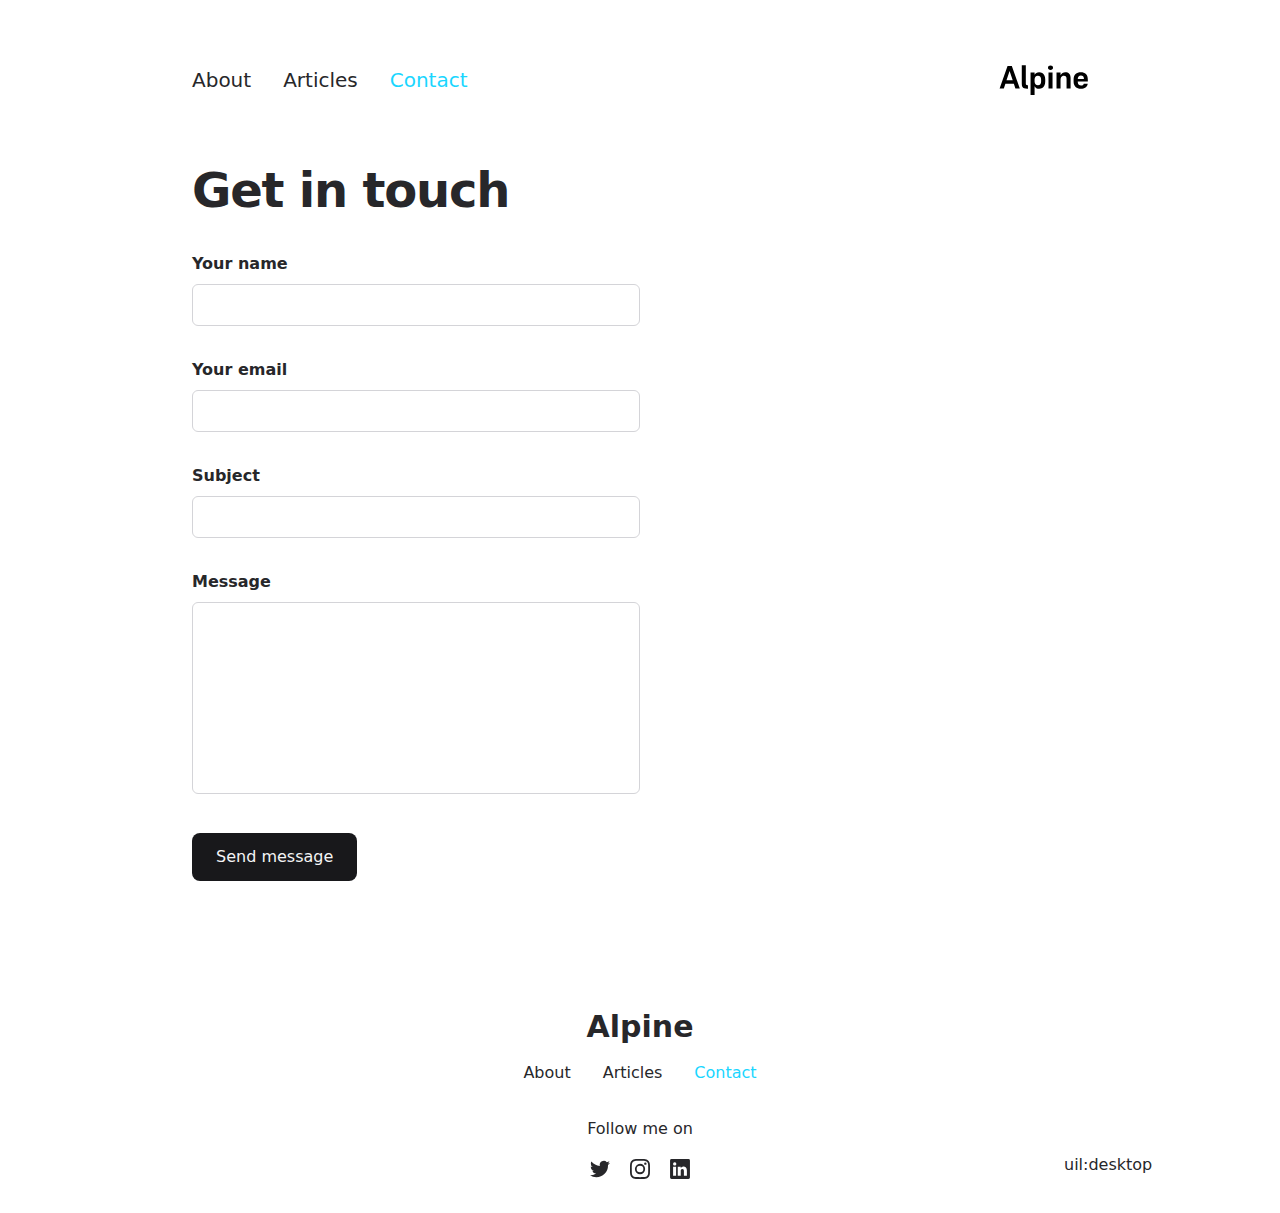
<file: contact/index.html>
<!DOCTYPE html><html lang="en"><head><meta charset="utf-8">
<meta name="viewport" content="width=device-width, initial-scale=1">
<title>Contact</title>
<meta name="twitter:card" content="summary_large_image">
<meta name="description" content="The minimalist blog theme">
<meta property="og:description" content="The minimalist blog theme">
<meta property="og:image" content="/social-card-preview.png">
<meta property="og:image:width" content="400">
<meta property="og:image:height" content="300">
<meta property="og:image:alt" content="An image showcasing my project.">
<meta property="og:title" content="Contact">
<link rel="preload" as="fetch" crossorigin="anonymous" href="/contact/_payload.json">
<link rel="stylesheet" href="/_nuxt/entry.BPGrFJUf.css">
<link rel="stylesheet" href="/_nuxt/DocumentDrivenNotFound.DNu04Dg9.css">
<link rel="stylesheet" href="/_nuxt/ProseH1.CsaTAanb.css">
<link rel="stylesheet" href="/_nuxt/ContactForm.DQagdLTF.css">
<link rel="stylesheet" href="/_nuxt/Input.-yZy9FFg.css">
<link rel="stylesheet" href="/_nuxt/Button.BhWy4ip4.css">
<link rel="modulepreload" as="script" crossorigin href="/_nuxt/entry.CXXirWaC.js">
<link rel="modulepreload" as="script" crossorigin href="/_nuxt/NuxtImg.CdxFRoPh.js">
<link rel="modulepreload" as="script" crossorigin href="/_nuxt/document-driven.BXRsiGA8.js">
<link rel="modulepreload" as="script" crossorigin href="/_nuxt/DocumentDrivenEmpty.DB0iBtOd.js">
<link rel="modulepreload" as="script" crossorigin href="/_nuxt/ContentRenderer.dZ2gLQB3.js">
<link rel="modulepreload" as="script" crossorigin href="/_nuxt/ContentRendererMarkdown.vue.2Sf9xq5J.js">
<link rel="modulepreload" as="script" crossorigin href="/_nuxt/DocumentDrivenNotFound.Dp2L6Y8U.js">
<link rel="modulepreload" as="script" crossorigin href="/_nuxt/default.CHFfxy1d.js">
<link rel="modulepreload" as="script" crossorigin href="/_nuxt/ContentRendererMarkdown.DzBcNOmS.js">
<link rel="modulepreload" as="script" crossorigin href="/_nuxt/ProseH1.Dgg_4940.js">
<link rel="modulepreload" as="script" crossorigin href="/_nuxt/ContactForm.YSaDl0k3.js">
<link rel="modulepreload" as="script" crossorigin href="/_nuxt/Input.BQCi0h-E.js">
<link rel="modulepreload" as="script" crossorigin href="/_nuxt/Button.tGXJcvuj.js">
<link rel="prefetch" as="style" href="/_nuxt/article.DMbk2RkZ.css">
<link rel="prefetch" as="style" href="/_nuxt/ProseA.BeqxOOlC.css">
<link rel="prefetch" as="script" crossorigin href="/_nuxt/article.cQa6Eh3p.js">
<link rel="prefetch" as="script" crossorigin href="/_nuxt/ProseA.xij5fUM9.js">
<link rel="prefetch" as="script" crossorigin href="/_nuxt/date.BcWussCh.js">
<link rel="prefetch" as="script" crossorigin href="/_nuxt/page.C9xVTCZr.js">
<link rel="prefetch" as="script" crossorigin href="/_nuxt/client-db.BzZ0_b0n.js">
<link rel="prefetch" as="style" href="/_nuxt/useStudio.Dm9_K55E.css">
<link rel="prefetch" as="script" crossorigin href="/_nuxt/useStudio.DibA0a4k.js">
<link rel="prefetch" as="style" href="/_nuxt/error-404.D8uONj7L.css">
<link rel="prefetch" as="script" crossorigin href="/_nuxt/error-404.CaLPnNFd.js">
<link rel="prefetch" as="style" href="/_nuxt/error-500.p7T9h8Pv.css">
<link rel="prefetch" as="script" crossorigin href="/_nuxt/error-500.CGzu0vu6.js">
<script type="module" src="/_nuxt/entry.CXXirWaC.js" crossorigin></script><style id="pinceau-runtime-hydratable">@media{.phy[--]{--puid:yJrfQd-v;}.pv-kfOexi{max-width:var(--elements-container-maxWidth);padding-left:var(--elements-container-padding-mobile);padding-right:var(--elements-container-padding-mobile);}@media (min-width: 475px){.pv-kfOexi{padding-left:var(--elements-container-padding-xs);padding-right:var(--elements-container-padding-xs);}}@media (min-width: 640px){.pv-kfOexi{padding-left:var(--elements-container-padding-sm);padding-right:var(--elements-container-padding-sm);}}@media (min-width: 768px){.pv-kfOexi{padding-left:var(--elements-container-padding-md);padding-right:var(--elements-container-padding-md);}}} </style><style id="pinceau-theme">@media { :root {--pinceau-mq: initial; --alpine-readableLine: 68ch;--alpine-backdrop-backgroundColor: #f4f4f5b3;--prose-code-inline-padding: 0.2rem 0.375rem 0.2rem 0.375rem;--prose-code-block-backdropFilter: contrast(1);--prose-code-block-border-style: solid;--prose-code-block-border-width: 1px;--prose-tbody-tr-borderBottom-style: dashed;--prose-tbody-tr-borderBottom-width: 1px;--prose-th-textAlign: inherit;--prose-thead-borderBottom-style: solid;--prose-thead-borderBottom-width: 1px;--prose-thead-border-style: solid;--prose-thead-border-width: 0px;--prose-table-textAlign: start;--prose-hr-width: 1px;--prose-hr-style: solid;--prose-li-listStylePosition: outside;--prose-ol-li-markerColor: currentColor;--prose-ol-paddingInlineStart: 21px;--prose-ol-listStyleType: decimal;--prose-ul-li-markerColor: currentColor;--prose-ul-paddingInlineStart: 21px;--prose-ul-listStyleType: disc;--prose-blockquote-border-style: solid;--prose-blockquote-border-width: 4px;--prose-blockquote-quotes: '201C' '201D' '2018' '2019';--prose-blockquote-paddingInlineStart: 24px;--prose-a-code-color-hover: currentColor;--prose-a-code-color-static: currentColor;--prose-a-hasCode-borderBottom: none;--prose-a-border-distance: 2px;--prose-a-border-color-hover: currentColor;--prose-a-border-color-static: currentColor;--prose-a-border-style-hover: solid;--prose-a-border-style-static: dashed;--prose-a-border-width: 1px;--prose-a-color-static: inherit;--prose-a-textDecoration: none;--prose-h6-margin: 3rem 0 2rem;--prose-h5-margin: 3rem 0 2rem;--prose-h4-margin: 3rem 0 2rem;--prose-h3-margin: 3rem 0 2rem;--prose-h2-margin: 3rem 0 2rem;--prose-h1-margin: 0 0 2rem;--prose-p-fontSize: 18px;--typography-lead-loose: 2;--typography-lead-relaxed: 1.625;--typography-lead-normal: 1.5;--typography-lead-snug: 1.375;--typography-lead-tight: 1.25;--typography-lead-none: 1;--typography-lead-10: 2.5rem;--typography-lead-9: 2.25rem;--typography-lead-8: 2rem;--typography-lead-7: 1.75rem;--typography-lead-6: 1.5rem;--typography-lead-5: 1.25rem;--typography-lead-4: 1rem;--typography-lead-3: .75rem;--typography-lead-2: .5rem;--typography-lead-1: .025rem;--typography-fontWeight-black: 900;--typography-fontWeight-extrabold: 800;--typography-fontWeight-bold: 700;--typography-fontWeight-semibold: 600;--typography-fontWeight-medium: 500;--typography-fontWeight-normal: 400;--typography-fontWeight-light: 300;--typography-fontWeight-extralight: 200;--typography-fontWeight-thin: 100;--typography-fontSize-9xl: 128px;--typography-fontSize-8xl: 96px;--typography-fontSize-7xl: 72px;--typography-fontSize-6xl: 60px;--typography-fontSize-5xl: 48px;--typography-fontSize-4xl: 36px;--typography-fontSize-3xl: 30px;--typography-fontSize-2xl: 24px;--typography-fontSize-xl: 20px;--typography-fontSize-lg: 18px;--typography-fontSize-base: 16px;--typography-fontSize-sm: 14px;--typography-fontSize-xs: 12px;--typography-letterSpacing-wide: 0.025em;--typography-letterSpacing-tight: -0.025em;--typography-verticalMargin-base: 24px;--typography-verticalMargin-sm: 16px;--elements-border-secondary-hover: [object Object];--elements-backdrop-background: #fffc;--elements-backdrop-filter: saturate(200%) blur(20px);--elements-container-maxWidth: 64rem;--lead-loose: 2;--lead-relaxed: 1.625;--lead-normal: 1.5;--lead-snug: 1.375;--lead-tight: 1.25;--lead-none: 1;--lead-10: 2.5rem;--lead-9: 2.25rem;--lead-8: 2rem;--lead-7: 1.75rem;--lead-6: 1.5rem;--lead-5: 1.25rem;--lead-4: 1rem;--lead-3: .75rem;--lead-2: .5rem;--lead-1: .025rem;--letterSpacing-widest: 0.1em;--letterSpacing-wider: 0.05em;--letterSpacing-wide: 0.025em;--letterSpacing-normal: 0em;--letterSpacing-tight: -0.025em;--letterSpacing-tighter: -0.05em;--fontSize-9xl: 8rem;--fontSize-8xl: 6rem;--fontSize-7xl: 4.5rem;--fontSize-6xl: 3.75rem;--fontSize-5xl: 3rem;--fontSize-4xl: 2.25rem;--fontSize-3xl: 1.875rem;--fontSize-2xl: 1.5rem;--fontSize-xl: 1.25rem;--fontSize-lg: 1.125rem;--fontSize-base: 1rem;--fontSize-sm: 0.875rem;--fontSize-xs: 0.75rem;--fontWeight-black: 900;--fontWeight-extrabold: 800;--fontWeight-bold: 700;--fontWeight-semibold: 600;--fontWeight-medium: 500;--fontWeight-normal: 400;--fontWeight-light: 300;--fontWeight-extralight: 200;--fontWeight-thin: 100;--font-mono: ui-monospace, SFMono-Regular, Menlo, Monaco, Consolas, Liberation Mono, Courier New, monospace;--font-serif: ui-serif, Georgia, Cambria, Times New Roman, Times, serif;--font-sans: ui-sans-serif, system-ui, -apple-system, BlinkMacSystemFont, Segoe UI, Roboto, Helvetica Neue, Arial, Noto Sans, sans-serif, Apple Color Emoji, Segoe UI Emoji, Segoe UI Symbol, Noto Color Emoji;--opacity-total: 1;--opacity-high: 0.8;--opacity-medium: 0.5;--opacity-soft: 0.3;--opacity-light: 0.15;--opacity-bright: 0.1;--opacity-noOpacity: 0;--borderWidth-lg: 3px;--borderWidth-md: 2px;--borderWidth-sm: 1px;--borderWidth-noBorder: 0;--space-rem-875: 0.875rem;--space-rem-625: 0.625rem;--space-rem-375: 0.375rem;--space-rem-125: 0.125rem;--space-px: 1px;--space-128: 32rem;--space-96: 24rem;--space-80: 20rem;--space-72: 18rem;--space-64: 16rem;--space-60: 15rem;--space-56: 14rem;--space-52: 13rem;--space-48: 12rem;--space-44: 11rem;--space-40: 10rem;--space-36: 9rem;--space-32: 8rem;--space-28: 7rem;--space-24: 6rem;--space-20: 5rem;--space-16: 4rem;--space-14: 3.5rem;--space-12: 3rem;--space-11: 2.75rem;--space-10: 2.5rem;--space-9: 2.25rem;--space-8: 2rem;--space-7: 1.75rem;--space-6: 1.5rem;--space-5: 1.25rem;--space-4: 1rem;--space-3: 0.75rem;--space-2: 0.5rem;--space-1: 0.25rem;--space-0: 0px;--size-full: 100%;--size-7xl: 80rem;--size-6xl: 72rem;--size-5xl: 64rem;--size-4xl: 56rem;--size-3xl: 48rem;--size-2xl: 42rem;--size-xl: 36rem;--size-lg: 32rem;--size-md: 28rem;--size-sm: 24rem;--size-xs: 20rem;--size-200: 200px;--size-104: 104px;--size-80: 80px;--size-64: 64px;--size-56: 56px;--size-48: 48px;--size-40: 40px;--size-32: 32px;--size-24: 24px;--size-20: 20px;--size-16: 16px;--size-12: 12px;--size-8: 8px;--size-6: 6px;--size-4: 4px;--size-2: 2px;--size-0: 0px;--radii-full: 9999px;--radii-3xl: 1.75rem;--radii-2xl: 1.5rem;--radii-xl: 1rem;--radii-lg: 0.75rem;--radii-md: 0.5rem;--radii-sm: 0.375rem;--radii-xs: 0.25rem;--radii-2xs: 0.125rem;--radii-none: 0px;--shadow-none: 0px 0px 0px 0px transparent;--shadow-lg: 0px 10px 15px -3px #000000, 0px 4px 6px -4px #000000;--shadow-md: 0px 4px 6px -1px #000000, 0px 2px 4px -2px #000000;--shadow-sm: 0px 1px 3px 0px #000000, 0px 1px 2px -1px #000000;--shadow-xs: 0px 1px 2px 0px #000000;--height-screen: 100vh;--width-screen: 100vw;--color-primary-900: #002e38;--color-primary-800: #005c70;--color-primary-700: #008aa9;--color-primary-600: #00b9e1;--color-primary-500: #1ad6ff;--color-primary-400: #40ddff;--color-primary-300: #66e4ff;--color-primary-200: #8deaff;--color-primary-100: #b3f1ff;--color-primary-50: #d9f8ff;--color-ruby-900: #380011;--color-ruby-800: #700021;--color-ruby-700: #a90032;--color-ruby-600: #e10043;--color-ruby-500: #ff1a5e;--color-ruby-400: #ff4079;--color-ruby-300: #ff6694;--color-ruby-200: #ff8dae;--color-ruby-100: #ffb3c9;--color-ruby-50: #ffd9e4;--color-pink-900: #380025;--color-pink-800: #70004b;--color-pink-700: #a90070;--color-pink-600: #e10095;--color-pink-500: #ff1ab2;--color-pink-400: #ff40bf;--color-pink-300: #ff66cc;--color-pink-200: #ff8dd8;--color-pink-100: #ffb3e5;--color-pink-50: #ffd9f2;--color-purple-900: #190038;--color-purple-800: #330070;--color-purple-700: #4c00a9;--color-purple-600: #6500e1;--color-purple-500: #811aff;--color-purple-400: #9640ff;--color-purple-300: #ab66ff;--color-purple-200: #c08dff;--color-purple-100: #d5b3ff;--color-purple-50: #ead9ff;--color-royalblue-900: #0b0531;--color-royalblue-800: #160a62;--color-royalblue-700: #211093;--color-royalblue-600: #2c15c4;--color-royalblue-500: #4127e8;--color-royalblue-400: #614bec;--color-royalblue-300: #806ff0;--color-royalblue-200: #a093f3;--color-royalblue-100: #c0b7f7;--color-royalblue-50: #dfdbfb;--color-indigoblue-900: #001238;--color-indigoblue-800: #002370;--color-indigoblue-700: #0035a9;--color-indigoblue-600: #0047e1;--color-indigoblue-500: #1a62ff;--color-indigoblue-400: #407cff;--color-indigoblue-300: #6696ff;--color-indigoblue-200: #8db0ff;--color-indigoblue-100: #b3cbff;--color-indigoblue-50: #d9e5ff;--color-blue-900: #002438;--color-blue-800: #004870;--color-blue-700: #006ca9;--color-blue-600: #0090e1;--color-blue-500: #1aadff;--color-blue-400: #40bbff;--color-blue-300: #66c8ff;--color-blue-200: #8dd6ff;--color-blue-100: #b3e4ff;--color-blue-50: #d9f1ff;--color-lightblue-900: #002e38;--color-lightblue-800: #005c70;--color-lightblue-700: #008aa9;--color-lightblue-600: #00b9e1;--color-lightblue-500: #1ad6ff;--color-lightblue-400: #40ddff;--color-lightblue-300: #66e4ff;--color-lightblue-200: #8deaff;--color-lightblue-100: #b3f1ff;--color-lightblue-50: #d9f8ff;--color-teal-900: #062a28;--color-teal-800: #0b544f;--color-teal-700: #117d77;--color-teal-600: #16a79e;--color-teal-500: #1cd1c6;--color-teal-400: #36e4da;--color-teal-300: #5fe9e1;--color-teal-200: #87efe9;--color-teal-100: #aff4f0;--color-teal-50: #d7faf8;--color-pear-900: #2a2b09;--color-pear-800: #545512;--color-pear-700: #7e801b;--color-pear-600: #a8aa24;--color-pear-500: #d0d32f;--color-pear-400: #d8da52;--color-pear-300: #e0e274;--color-pear-200: #e8e997;--color-pear-100: #eff0ba;--color-pear-50: #f7f8dc;--color-red-900: #380300;--color-red-800: #700700;--color-red-700: #a90a00;--color-red-600: #e10e00;--color-red-500: #ff281a;--color-red-400: #ff4c40;--color-red-300: #ff7066;--color-red-200: #ff948d;--color-red-100: #ffb7b3;--color-red-50: #ffdbd9;--color-orange-900: #381800;--color-orange-800: #702f00;--color-orange-700: #a94700;--color-orange-600: #e15e00;--color-orange-500: #ff7a1a;--color-orange-400: #ff9040;--color-orange-300: #ffa666;--color-orange-200: #ffbd8d;--color-orange-100: #ffd3b3;--color-orange-50: #ffe9d9;--color-yellow-900: #362b03;--color-yellow-800: #6d5605;--color-yellow-700: #a38108;--color-yellow-600: #daac0a;--color-yellow-500: #f5c828;--color-yellow-400: #f7d14c;--color-yellow-300: #f8da70;--color-yellow-200: #fae393;--color-yellow-100: #fcedb7;--color-yellow-50: #fdf6db;--color-green-900: #003f25;--color-green-800: #005e38;--color-green-700: #007e4a;--color-green-600: #009d5d;--color-green-500: #00bd6f;--color-green-400: #00dc82;--color-green-300: #30ffaa;--color-green-200: #83ffcc;--color-green-100: #acffdd;--color-green-50: #d6ffee;--color-gray-900: #18181B;--color-gray-800: #27272A;--color-gray-700: #3f3f46;--color-gray-600: #52525B;--color-gray-500: #71717A;--color-gray-400: #a1a1aa;--color-gray-300: #D4d4d8;--color-gray-200: #e4e4e7;--color-gray-100: #f4f4f5;--color-gray-50: #fafafa;--color-black: #0c0c0d;--color-white: #FFFFFF;--media-portrait: only screen and (orientation: portrait);--media-landscape: only screen and (orientation: landscape);--media-rm: (prefers-reduced-motion: reduce);--media-2xl: (min-width: 1536px);--media-xl: (min-width: 1280px);--media-lg: (min-width: 1024px);--media-md: (min-width: 768px);--media-sm: (min-width: 640px);--media-xs: (min-width: 475px);--alpine-body-color: var(--color-gray-800);--alpine-body-backgroundColor: var(--color-white);--prose-code-inline-fontWeight: var(--typography-fontWeight-normal);--prose-code-inline-fontSize: var(--typography-fontSize-sm);--prose-code-inline-borderRadius: var(--radii-xs);--prose-code-block-pre-padding: var(--typography-verticalMargin-sm);--prose-code-block-margin: var(--typography-verticalMargin-base) 0;--prose-code-block-fontSize: var(--typography-fontSize-sm);--prose-tbody-code-inline-fontSize: var(--typography-fontSize-sm);--prose-tbody-td-padding: var(--typography-verticalMargin-sm);--prose-th-fontWeight: var(--typography-fontWeight-semibold);--prose-th-padding: 0 var(--typography-verticalMargin-sm) var(--typography-verticalMargin-sm) var(--typography-verticalMargin-sm);--prose-table-lineHeight: var(--typography-lead-6);--prose-table-fontSize: var(--typography-fontSize-sm);--prose-table-margin: var(--typography-verticalMargin-base) 0;--prose-hr-margin: var(--typography-verticalMargin-base) 0;--prose-li-margin: var(--typography-verticalMargin-sm) 0;--prose-ol-margin: var(--typography-verticalMargin-base) 0;--prose-ul-margin: var(--typography-verticalMargin-base) 0;--prose-blockquote-margin: var(--typography-verticalMargin-base) 0;--prose-a-code-border-style: var(--prose-a-border-style-static);--prose-a-code-border-width: var(--prose-a-border-width);--prose-a-fontWeight: var(--typography-fontWeight-medium);--prose-img-margin: var(--typography-verticalMargin-base) 0;--prose-strong-fontWeight: var(--typography-fontWeight-semibold);--prose-h6-iconSize: var(--typography-fontSize-base);--prose-h6-fontWeight: var(--typography-fontWeight-semibold);--prose-h6-lineHeight: var(--typography-lead-normal);--prose-h6-fontSize: var(--typography-fontSize-lg);--prose-h5-iconSize: var(--typography-fontSize-lg);--prose-h5-fontWeight: var(--typography-fontWeight-semibold);--prose-h5-lineHeight: var(--typography-lead-snug);--prose-h5-fontSize: var(--typography-fontSize-xl);--prose-h4-iconSize: var(--typography-fontSize-lg);--prose-h4-letterSpacing: var(--typography-letterSpacing-tight);--prose-h4-fontWeight: var(--typography-fontWeight-semibold);--prose-h4-lineHeight: var(--typography-lead-snug);--prose-h4-fontSize: var(--typography-fontSize-2xl);--prose-h3-iconSize: var(--typography-fontSize-xl);--prose-h3-letterSpacing: var(--typography-letterSpacing-tight);--prose-h3-fontWeight: var(--typography-fontWeight-semibold);--prose-h3-lineHeight: var(--typography-lead-snug);--prose-h3-fontSize: var(--typography-fontSize-3xl);--prose-h2-iconSize: var(--typography-fontSize-2xl);--prose-h2-letterSpacing: var(--typography-letterSpacing-tight);--prose-h2-fontWeight: var(--typography-fontWeight-semibold);--prose-h2-lineHeight: var(--typography-lead-tight);--prose-h2-fontSize: var(--typography-fontSize-4xl);--prose-h1-iconSize: var(--typography-fontSize-3xl);--prose-h1-letterSpacing: var(--typography-letterSpacing-tight);--prose-h1-fontWeight: var(--typography-fontWeight-bold);--prose-h1-lineHeight: var(--typography-lead-tight);--prose-h1-fontSize: var(--typography-fontSize-5xl);--prose-p-br-margin: var(--typography-verticalMargin-base) 0 0 0;--prose-p-margin: var(--typography-verticalMargin-base) 0;--prose-p-lineHeight: var(--typography-lead-normal);--typography-color-primary-900: var(--color-primary-900);--typography-color-primary-800: var(--color-primary-800);--typography-color-primary-700: var(--color-primary-700);--typography-color-primary-600: var(--color-primary-600);--typography-color-primary-500: var(--color-primary-500);--typography-color-primary-400: var(--color-primary-400);--typography-color-primary-300: var(--color-primary-300);--typography-color-primary-200: var(--color-primary-200);--typography-color-primary-100: var(--color-primary-100);--typography-color-primary-50: var(--color-primary-50);--typography-font-code: var(--font-mono);--typography-font-body: var(--font-sans);--typography-font-display: var(--font-sans);--typography-body-backgroundColor: var(--color-white);--typography-body-color: var(--color-black);--elements-state-danger-borderColor-secondary: var(--color-red-200);--elements-state-danger-borderColor-primary: var(--color-red-100);--elements-state-danger-backgroundColor-secondary: var(--color-red-100);--elements-state-danger-backgroundColor-primary: var(--color-red-50);--elements-state-danger-color-secondary: var(--color-red-600);--elements-state-danger-color-primary: var(--color-red-500);--elements-state-warning-borderColor-secondary: var(--color-yellow-200);--elements-state-warning-borderColor-primary: var(--color-yellow-100);--elements-state-warning-backgroundColor-secondary: var(--color-yellow-100);--elements-state-warning-backgroundColor-primary: var(--color-yellow-50);--elements-state-warning-color-secondary: var(--color-yellow-700);--elements-state-warning-color-primary: var(--color-yellow-600);--elements-state-success-borderColor-secondary: var(--color-green-200);--elements-state-success-borderColor-primary: var(--color-green-100);--elements-state-success-backgroundColor-secondary: var(--color-green-100);--elements-state-success-backgroundColor-primary: var(--color-green-50);--elements-state-success-color-secondary: var(--color-green-600);--elements-state-success-color-primary: var(--color-green-500);--elements-state-info-borderColor-secondary: var(--color-blue-200);--elements-state-info-borderColor-primary: var(--color-blue-100);--elements-state-info-backgroundColor-secondary: var(--color-blue-100);--elements-state-info-backgroundColor-primary: var(--color-blue-50);--elements-state-info-color-secondary: var(--color-blue-600);--elements-state-info-color-primary: var(--color-blue-500);--elements-state-primary-borderColor-secondary: var(--color-primary-200);--elements-state-primary-borderColor-primary: var(--color-primary-100);--elements-state-primary-backgroundColor-secondary: var(--color-primary-100);--elements-state-primary-backgroundColor-primary: var(--color-primary-50);--elements-state-primary-color-secondary: var(--color-primary-700);--elements-state-primary-color-primary: var(--color-primary-600);--elements-surface-secondary-backgroundColor: var(--color-gray-200);--elements-surface-primary-backgroundColor: var(--color-gray-100);--elements-surface-background-base: var(--color-gray-100);--elements-border-secondary-static: var(--color-gray-200);--elements-border-primary-hover: var(--color-gray-200);--elements-border-primary-static: var(--color-gray-100);--elements-container-padding-md: var(--space-16);--elements-container-padding-sm: var(--space-12);--elements-container-padding-xs: var(--space-8);--elements-container-padding-mobile: var(--space-6);--elements-text-secondary-color-hover: var(--color-gray-700);--elements-text-secondary-color-static: var(--color-gray-500);--elements-text-primary-color-static: var(--color-gray-900);--text-6xl-lineHeight: var(--lead-none);--text-6xl-fontSize: var(--fontSize-6xl);--text-5xl-lineHeight: var(--lead-none);--text-5xl-fontSize: var(--fontSize-5xl);--text-4xl-lineHeight: var(--lead-10);--text-4xl-fontSize: var(--fontSize-4xl);--text-3xl-lineHeight: var(--lead-9);--text-3xl-fontSize: var(--fontSize-3xl);--text-2xl-lineHeight: var(--lead-8);--text-2xl-fontSize: var(--fontSize-2xl);--text-xl-lineHeight: var(--lead-7);--text-xl-fontSize: var(--fontSize-xl);--text-lg-lineHeight: var(--lead-7);--text-lg-fontSize: var(--fontSize-lg);--text-base-lineHeight: var(--lead-6);--text-base-fontSize: var(--fontSize-base);--text-sm-lineHeight: var(--lead-5);--text-sm-fontSize: var(--fontSize-sm);--text-xs-lineHeight: var(--lead-4);--text-xs-fontSize: var(--fontSize-xs);--shadow-2xl: 0px 25px 50px -12px var(--color-gray-900);--shadow-xl: 0px 20px 25px -5px var(--color-gray-400), 0px 8px 10px -6px #000000;--color-secondary-900: var(--color-gray-900);--color-secondary-800: var(--color-gray-800);--color-secondary-700: var(--color-gray-700);--color-secondary-600: var(--color-gray-600);--color-secondary-500: var(--color-gray-500);--color-secondary-400: var(--color-gray-400);--color-secondary-300: var(--color-gray-300);--color-secondary-200: var(--color-gray-200);--color-secondary-100: var(--color-gray-100);--color-secondary-50: var(--color-gray-50);--prose-a-code-background-hover: var(--typography-color-primary-50);--prose-a-code-border-color-hover: var(--typography-color-primary-500);--prose-a-color-hover: var(--typography-color-primary-500);--typography-color-secondary-900: var(--color-secondary-900);--typography-color-secondary-800: var(--color-secondary-800);--typography-color-secondary-700: var(--color-secondary-700);--typography-color-secondary-600: var(--color-secondary-600);--typography-color-secondary-500: var(--color-secondary-500);--typography-color-secondary-400: var(--color-secondary-400);--typography-color-secondary-300: var(--color-secondary-300);--typography-color-secondary-200: var(--color-secondary-200);--typography-color-secondary-100: var(--color-secondary-100);--typography-color-secondary-50: var(--color-secondary-50);--prose-code-inline-backgroundColor: var(--typography-color-secondary-100);--prose-code-inline-color: var(--typography-color-secondary-700);--prose-code-block-backgroundColor: var(--typography-color-secondary-100);--prose-code-block-color: var(--typography-color-secondary-700);--prose-code-block-border-color: var(--typography-color-secondary-200);--prose-tbody-tr-borderBottom-color: var(--typography-color-secondary-200);--prose-th-color: var(--typography-color-secondary-600);--prose-thead-borderBottom-color: var(--typography-color-secondary-200);--prose-thead-border-color: var(--typography-color-secondary-300);--prose-hr-color: var(--typography-color-secondary-200);--prose-blockquote-border-color: var(--typography-color-secondary-200);--prose-blockquote-color: var(--typography-color-secondary-500);--prose-a-code-border-color-static: var(--typography-color-secondary-400); } }@media { :root.dark {--pinceau-mq: dark; --alpine-backdrop-backgroundColor: #18181bb3;--prose-code-block-backdropFilter: contrast(1);--prose-ol-li-markerColor: currentColor;--prose-ul-li-markerColor: currentColor;--prose-a-code-color-hover: currentColor;--prose-a-code-color-static: currentColor;--prose-a-border-color-hover: currentColor;--prose-a-border-color-static: currentColor;--prose-a-color-static: inherit;--elements-backdrop-background: #0c0d0ccc;--alpine-body-color: var(--color-gray-200);--alpine-body-backgroundColor: var(--color-black);--typography-body-backgroundColor: var(--color-black);--typography-body-color: var(--color-white);--elements-state-danger-borderColor-secondary: var(--color-red-700);--elements-state-danger-borderColor-primary: var(--color-red-800);--elements-state-danger-backgroundColor-secondary: var(--color-red-800);--elements-state-danger-backgroundColor-primary: var(--color-red-900);--elements-state-danger-color-secondary: var(--color-red-200);--elements-state-danger-color-primary: var(--color-red-300);--elements-state-warning-borderColor-secondary: var(--color-yellow-700);--elements-state-warning-borderColor-primary: var(--color-yellow-800);--elements-state-warning-backgroundColor-secondary: var(--color-yellow-800);--elements-state-warning-backgroundColor-primary: var(--color-yellow-900);--elements-state-warning-color-secondary: var(--color-yellow-200);--elements-state-warning-color-primary: var(--color-yellow-400);--elements-state-success-borderColor-secondary: var(--color-green-700);--elements-state-success-borderColor-primary: var(--color-green-800);--elements-state-success-backgroundColor-secondary: var(--color-green-800);--elements-state-success-backgroundColor-primary: var(--color-green-900);--elements-state-success-color-secondary: var(--color-green-200);--elements-state-success-color-primary: var(--color-green-400);--elements-state-info-borderColor-secondary: var(--color-blue-700);--elements-state-info-borderColor-primary: var(--color-blue-800);--elements-state-info-backgroundColor-secondary: var(--color-blue-800);--elements-state-info-backgroundColor-primary: var(--color-blue-900);--elements-state-info-color-secondary: var(--color-blue-200);--elements-state-info-color-primary: var(--color-blue-400);--elements-state-primary-borderColor-secondary: var(--color-primary-700);--elements-state-primary-borderColor-primary: var(--color-primary-800);--elements-state-primary-backgroundColor-secondary: var(--color-primary-800);--elements-state-primary-backgroundColor-primary: var(--color-primary-900);--elements-state-primary-color-secondary: var(--color-primary-200);--elements-state-primary-color-primary: var(--color-primary-400);--elements-surface-secondary-backgroundColor: var(--color-gray-800);--elements-surface-primary-backgroundColor: var(--color-gray-900);--elements-surface-background-base: var(--color-gray-900);--elements-border-secondary-static: var(--color-gray-800);--elements-border-primary-hover: var(--color-gray-800);--elements-border-primary-static: var(--color-gray-900);--elements-text-secondary-color-hover: var(--color-gray-200);--elements-text-secondary-color-static: var(--color-gray-400);--elements-text-primary-color-static: var(--color-gray-50);--prose-a-code-background-hover: var(--typography-color-primary-900);--prose-a-code-border-color-hover: var(--typography-color-primary-600);--prose-a-color-hover: var(--typography-color-primary-400);--prose-code-inline-backgroundColor: var(--typography-color-secondary-800);--prose-code-inline-color: var(--typography-color-secondary-200);--prose-code-block-backgroundColor: var(--typography-color-secondary-900);--prose-code-block-color: var(--typography-color-secondary-200);--prose-code-block-border-color: var(--typography-color-secondary-800);--prose-tbody-tr-borderBottom-color: var(--typography-color-secondary-800);--prose-th-color: var(--typography-color-secondary-400);--prose-thead-borderBottom-color: var(--typography-color-secondary-800);--prose-thead-border-color: var(--typography-color-secondary-600);--prose-hr-color: var(--typography-color-secondary-800);--prose-blockquote-border-color: var(--typography-color-secondary-700);--prose-blockquote-color: var(--typography-color-secondary-400);--prose-a-code-border-color-static: var(--typography-color-secondary-600); } }</style><script>"use strict";(()=>{const a=window,e=document.documentElement,m=["dark","light"],c=window&&window.localStorage&&window.localStorage.getItem&&window.localStorage.getItem("nuxt-color-mode")||"system";let n=c==="system"?d():c;const l=e.getAttribute("data-color-mode-forced");l&&(n=l),i(n),a["__NUXT_COLOR_MODE__"]={preference:c,value:n,getColorScheme:d,addColorScheme:i,removeColorScheme:f};function i(o){const t=""+o+"",s="";e.classList?e.classList.add(t):e.className+=" "+t,s&&e.setAttribute("data-"+s,o)}function f(o){const t=""+o+"",s="";e.classList?e.classList.remove(t):e.className=e.className.replace(new RegExp(t,"g"),""),s&&e.removeAttribute("data-"+s)}function r(o){return a.matchMedia("(prefers-color-scheme"+o+")")}function d(){if(a.matchMedia&&r("").media!=="not all"){for(const o of m)if(r(":"+o).matches)return o}return"light"}})();
</script></head><body><div id="__nuxt"><div class="container pv-kfOexi pc-yJrfQd app-layout" data-v-36825fd3 data-v-b14f06ca><!--[--><div class="nuxt-progress" style="width:0%;height:3px;opacity:0;background-size:Infinity% auto;" data-v-36825fd3></div><header class="right" data-v-36825fd3 data-v-bdd37af7><div class="menu" data-v-bdd37af7><button aria-label="Navigation Menu" data-v-bdd37af7><svg width="24" height="24" viewBox="0 0 68 68" fill="currentColor" xmlns="http://www.w3.org/2000/svg" data-v-bdd37af7><path d="M8 34C8 32.1362 8 31.2044 8.30448 30.4693C8.71046 29.4892 9.48915 28.7105 10.4693 28.3045C11.2044 28 12.1362 28 14 28C15.8638 28 16.7956 28 17.5307 28.3045C18.5108 28.7105 19.2895 29.4892 19.6955 30.4693C20 31.2044 20 32.1362 20 34C20 35.8638 20 36.7956 19.6955 37.5307C19.2895 38.5108 18.5108 39.2895 17.5307 39.6955C16.7956 40 15.8638 40 14 40C12.1362 40 11.2044 40 10.4693 39.6955C9.48915 39.2895 8.71046 38.5108 8.30448 37.5307C8 36.7956 8 35.8638 8 34Z" data-v-bdd37af7></path><path d="M28 34C28 32.1362 28 31.2044 28.3045 30.4693C28.7105 29.4892 29.4892 28.7105 30.4693 28.3045C31.2044 28 32.1362 28 34 28C35.8638 28 36.7956 28 37.5307 28.3045C38.5108 28.7105 39.2895 29.4892 39.6955 30.4693C40 31.2044 40 32.1362 40 34C40 35.8638 40 36.7956 39.6955 37.5307C39.2895 38.5108 38.5108 39.2895 37.5307 39.6955C36.7956 40 35.8638 40 34 40C32.1362 40 31.2044 40 30.4693 39.6955C29.4892 39.2895 28.7105 38.5108 28.3045 37.5307C28 36.7956 28 35.8638 28 34Z" data-v-bdd37af7></path><path d="M48 34C48 32.1362 48 31.2044 48.3045 30.4693C48.7105 29.4892 49.4892 28.7105 50.4693 28.3045C51.2044 28 52.1362 28 54 28C55.8638 28 56.7956 28 57.5307 28.3045C58.5108 28.7105 59.2895 29.4892 59.6955 30.4693C60 31.2044 60 32.1362 60 34C60 35.8638 60 36.7956 59.6955 37.5307C59.2895 38.5108 58.5108 39.2895 57.5307 39.6955C56.7956 40 55.8638 40 54 40C52.1362 40 51.2044 40 50.4693 39.6955C49.4892 39.2895 48.7105 38.5108 48.3045 37.5307C48 36.7956 48 35.8638 48 34Z" data-v-bdd37af7></path></svg></button></div><div class="overlay" data-v-bdd37af7><nav data-v-bdd37af7 data-v-c490eb46><ul data-v-c490eb46><!--[--><li data-v-c490eb46><a href="/" class="" data-v-c490eb46><span class="underline-fx" data-v-c490eb46></span> About</a></li><li data-v-c490eb46><a href="/articles" class="" data-v-c490eb46><span class="underline-fx" data-v-c490eb46></span> Articles</a></li><li data-v-c490eb46><a aria-current="page" href="/contact" class="router-link-active router-link-exact-active" data-v-c490eb46><span class="underline-fx" data-v-c490eb46></span> Contact</a></li><!--]--></ul></nav></div><div class="logo" data-v-bdd37af7><a href="/" class="" data-v-bdd37af7><img src="/logo-dark.svg" class="dark-img" alt="alpine" width="89" height="31" data-v-bdd37af7><img src="/logo.svg" class="light-img" alt="alpine" width="89" height="31" data-v-bdd37af7></a></div><div class="main-nav" data-v-bdd37af7><nav data-v-bdd37af7 data-v-c490eb46><ul data-v-c490eb46><!--[--><li data-v-c490eb46><a href="/" class="" data-v-c490eb46><span class="underline-fx" data-v-c490eb46></span> About</a></li><li data-v-c490eb46><a href="/articles" class="" data-v-c490eb46><span class="underline-fx" data-v-c490eb46></span> Articles</a></li><li data-v-c490eb46><a aria-current="page" href="/contact" class="router-link-active router-link-exact-active" data-v-c490eb46><span class="underline-fx" data-v-c490eb46></span> Contact</a></li><!--]--></ul></nav></div></header><!--[--><div class="document-driven-page"><main><!--[--><div><h1 id="get-in-touch" data-v-15ee1092><a aria-current="page" href="/contact#get-in-touch" class="router-link-active router-link-exact-active" data-v-15ee1092><!--[-->Get in touch<!--]--><!----></a></h1><form class="contact-form" method="POST" action data-v-d30d3e5c><div class="inputs" data-v-d30d3e5c><!--[--><div data-v-d30d3e5c data-v-84e54246><label for="name" data-v-84e54246>Your name</label><input id="name" name="name" value="" type="text" placeholder="" data-v-84e54246></div><div data-v-d30d3e5c data-v-84e54246><label for="email" data-v-84e54246>Your email</label><input id="email" name="email" value="" type="email" placeholder="" data-v-84e54246></div><div data-v-d30d3e5c data-v-84e54246><label for="subject" data-v-84e54246>Subject</label><input id="subject" name="subject" value="" type="text" placeholder="" data-v-84e54246></div><div data-v-d30d3e5c data-v-84e54246><label for="message" data-v-84e54246>Message</label><textarea id="message" name="message" type="textarea" placeholder="" data-v-84e54246></textarea></div><!--]--></div><div data-v-d30d3e5c><button type="submit" disabled data-v-d30d3e5c data-v-f20f1cb8><!--[-->Send message<!--]--></button></div></form></div><!--]--></main></div><!--]--><footer class="center" data-v-36825fd3 data-v-8c922342><a href="https://www.github.com/nuxt-themes/alpine" rel="noopener noreferrer" class="credits" data-v-8c922342>Alpine</a><div class="navigation" data-v-8c922342><nav data-v-8c922342 data-v-c490eb46><ul data-v-c490eb46><!--[--><li data-v-c490eb46><a href="/" class="" data-v-c490eb46><span class="underline-fx" data-v-c490eb46></span> About</a></li><li data-v-c490eb46><a href="/articles" class="" data-v-c490eb46><span class="underline-fx" data-v-c490eb46></span> Articles</a></li><li data-v-c490eb46><a aria-current="page" href="/contact" class="router-link-active router-link-exact-active" data-v-c490eb46><span class="underline-fx" data-v-c490eb46></span> Contact</a></li><!--]--></ul></nav></div><p class="message" data-v-8c922342>Follow me on</p><div class="icons" data-v-8c922342><div class="social" data-v-8c922342><!--[--><a href="https://twitter.com/nuxtlabs" rel="noopener noreferrer" target="_blank" title="nuxtlabs" aria-label="nuxtlabs" data-v-ba1862eb><svg xmlns="http://www.w3.org/2000/svg" xmlns:xlink="http://www.w3.org/1999/xlink" aria-hidden="true" role="img" class="icon" data-v-ba1862eb style="" width="1em" height="1em" viewBox="0 0 24 24" data-v-88b84b7e><path fill="currentColor" d="M22 5.8a8.49 8.49 0 0 1-2.36.64a4.13 4.13 0 0 0 1.81-2.27a8.21 8.21 0 0 1-2.61 1a4.1 4.1 0 0 0-7 3.74a11.64 11.64 0 0 1-8.45-4.29a4.16 4.16 0 0 0-.55 2.07a4.09 4.09 0 0 0 1.82 3.41a4.05 4.05 0 0 1-1.86-.51v.05a4.1 4.1 0 0 0 3.3 4a3.93 3.93 0 0 1-1.1.17a4.9 4.9 0 0 1-.77-.07a4.11 4.11 0 0 0 3.83 2.84A8.22 8.22 0 0 1 3 18.34a7.93 7.93 0 0 1-1-.06a11.57 11.57 0 0 0 6.29 1.85A11.59 11.59 0 0 0 20 8.45v-.53a8.43 8.43 0 0 0 2-2.12"/></svg></a><a href="https://instagram.com/atinuxt" rel="noopener noreferrer" target="_blank" title="atinuxt" aria-label="atinuxt" data-v-ba1862eb><svg xmlns="http://www.w3.org/2000/svg" xmlns:xlink="http://www.w3.org/1999/xlink" aria-hidden="true" role="img" class="icon" data-v-ba1862eb style="" width="1em" height="1em" viewBox="0 0 24 24" data-v-88b84b7e><path fill="currentColor" d="M17.34 5.46a1.2 1.2 0 1 0 1.2 1.2a1.2 1.2 0 0 0-1.2-1.2m4.6 2.42a7.59 7.59 0 0 0-.46-2.43a4.94 4.94 0 0 0-1.16-1.77a4.7 4.7 0 0 0-1.77-1.15a7.3 7.3 0 0 0-2.43-.47C15.06 2 14.72 2 12 2s-3.06 0-4.12.06a7.3 7.3 0 0 0-2.43.47a4.78 4.78 0 0 0-1.77 1.15a4.7 4.7 0 0 0-1.15 1.77a7.3 7.3 0 0 0-.47 2.43C2 8.94 2 9.28 2 12s0 3.06.06 4.12a7.3 7.3 0 0 0 .47 2.43a4.7 4.7 0 0 0 1.15 1.77a4.78 4.78 0 0 0 1.77 1.15a7.3 7.3 0 0 0 2.43.47C8.94 22 9.28 22 12 22s3.06 0 4.12-.06a7.3 7.3 0 0 0 2.43-.47a4.7 4.7 0 0 0 1.77-1.15a4.85 4.85 0 0 0 1.16-1.77a7.59 7.59 0 0 0 .46-2.43c0-1.06.06-1.4.06-4.12s0-3.06-.06-4.12M20.14 16a5.61 5.61 0 0 1-.34 1.86a3.06 3.06 0 0 1-.75 1.15a3.19 3.19 0 0 1-1.15.75a5.61 5.61 0 0 1-1.86.34c-1 .05-1.37.06-4 .06s-3 0-4-.06a5.73 5.73 0 0 1-1.94-.3a3.27 3.27 0 0 1-1.1-.75a3 3 0 0 1-.74-1.15a5.54 5.54 0 0 1-.4-1.9c0-1-.06-1.37-.06-4s0-3 .06-4a5.54 5.54 0 0 1 .35-1.9A3 3 0 0 1 5 5a3.14 3.14 0 0 1 1.1-.8A5.73 5.73 0 0 1 8 3.86c1 0 1.37-.06 4-.06s3 0 4 .06a5.61 5.61 0 0 1 1.86.34a3.06 3.06 0 0 1 1.19.8a3.06 3.06 0 0 1 .75 1.1a5.61 5.61 0 0 1 .34 1.9c.05 1 .06 1.37.06 4s-.01 3-.06 4M12 6.87A5.13 5.13 0 1 0 17.14 12A5.12 5.12 0 0 0 12 6.87m0 8.46A3.33 3.33 0 1 1 15.33 12A3.33 3.33 0 0 1 12 15.33"/></svg></a><a href="https://www.linkedin.com/company/nuxtlabs" rel="noopener noreferrer" target="_blank" title="LinkedIn" aria-label="LinkedIn" data-v-ba1862eb><svg xmlns="http://www.w3.org/2000/svg" xmlns:xlink="http://www.w3.org/1999/xlink" aria-hidden="true" role="img" class="icon" data-v-ba1862eb style="" width="1em" height="1em" viewBox="0 0 24 24" data-v-88b84b7e><path fill="currentColor" d="M20.47 2H3.53a1.45 1.45 0 0 0-1.47 1.43v17.14A1.45 1.45 0 0 0 3.53 22h16.94a1.45 1.45 0 0 0 1.47-1.43V3.43A1.45 1.45 0 0 0 20.47 2M8.09 18.74h-3v-9h3ZM6.59 8.48a1.56 1.56 0 1 1 0-3.12a1.57 1.57 0 1 1 0 3.12m12.32 10.26h-3v-4.83c0-1.21-.43-2-1.52-2A1.65 1.65 0 0 0 12.85 13a2 2 0 0 0-.1.73v5h-3v-9h3V11a3 3 0 0 1 2.71-1.5c2 0 3.45 1.29 3.45 4.06Z"/></svg></a><!--]--></div><div class="color-mode-switch" data-v-8c922342><button aria-label="Color Mode" data-v-8c922342 data-v-b88ceb4a><span data-v-b88ceb4a></span></button></div></div></footer><!--]--></div></div><script type="application/json" id="__NUXT_DATA__" data-ssr="true" data-src="/contact/_payload.json">[{"state":1,"once":92,"_errors":94,"serverRendered":65,"path":7,"prerenderedAt":96},["Reactive",2],{"$sdd-pages":3,"$sdd-surrounds":37,"$sdd-globals":61,"$scolor-mode":63,"$sdd-navigation":66,"$sicons":83},["ShallowRef",4],["ShallowReactive",5],{"/contact":6},{"_path":7,"_dir":8,"_draft":9,"_partial":9,"_locale":8,"title":10,"description":8,"layout":11,"body":12,"_type":32,"_id":33,"_source":34,"_file":35,"_extension":36},"/contact","",false,"Contact","default",{"type":13,"children":14,"toc":29},"root",[15,24],{"type":16,"tag":17,"props":18,"children":20},"element","h1",{"id":19},"get-in-touch",[21],{"type":22,"value":23},"text","Get in touch",{"type":16,"tag":25,"props":26,"children":28},"contact-form",{":fields":27},"[{\"type\":\"text\",\"name\":\"name\",\"label\":\"Your name\",\"required\":true},{\"type\":\"email\",\"name\":\"email\",\"label\":\"Your email\",\"required\":true},{\"type\":\"text\",\"name\":\"subject\",\"label\":\"Subject\",\"required\":false},{\"type\":\"textarea\",\"name\":\"message\",\"label\":\"Message\",\"required\":true}]",[],{"title":8,"searchDepth":30,"depth":30,"links":31},2,[],"markdown","content:3.contact.md","content","3.contact.md","md",["ShallowRef",38],["ShallowReactive",39],{"/contact":40},[41,47],{"_path":42,"_dir":8,"_draft":9,"_partial":9,"_locale":8,"title":43,"description":8,"layout":44,"_type":32,"_id":45,"_source":34,"_file":46,"_extension":36},"/articles","Articles","page","content:2.articles.md","2.articles.md",{"_path":48,"_dir":49,"_draft":9,"_partial":9,"_locale":8,"title":50,"description":51,"cover":52,"author":53,"date":57,"layout":58,"_type":32,"_id":59,"_source":34,"_file":60,"_extension":36},"/articles/get-started","articles","Get started with Alpine","Creating a blog with Alpine is a command away, as well as deploying to many platforms.","/articles/get-started.webp",{"name":54,"avatarUrl":55,"link":56},"Sébastien Chopin","https://pbs.twimg.com/profile_images/1042510623962275840/1Iw_Mvud_400x400.jpg","https://twitter.com/atinux","2022-08-23T00:00:00.000Z","article","content:articles:1.get-started.md","articles/1.get-started.md",["ShallowRef",62],{},{"preference":64,"value":64,"unknown":65,"forced":9},"system",true,[67,70,82],{"title":68,"_path":69,"layout":11},"About","/",{"title":43,"_path":42,"children":71,"layout":44},[72,73,76,79],{"title":50,"_path":48,"layout":58},{"title":74,"_path":75,"layout":58},"Configure Alpine","/articles/configure",{"title":77,"_path":78,"layout":58},"Write Articles","/articles/write-articles",{"title":80,"_path":81,"layout":58},"Customize Alpine","/articles/design-tokens",{"title":10,"_path":7,"layout":11},{"uil:twitter":84,"uil:instagram":88,"uil:linkedin":90},{"left":85,"top":85,"width":86,"height":86,"rotate":85,"vFlip":9,"hFlip":9,"body":87},0,24,"\u003Cpath fill=\"currentColor\" d=\"M22 5.8a8.49 8.49 0 0 1-2.36.64a4.13 4.13 0 0 0 1.81-2.27a8.21 8.21 0 0 1-2.61 1a4.1 4.1 0 0 0-7 3.74a11.64 11.64 0 0 1-8.45-4.29a4.16 4.16 0 0 0-.55 2.07a4.09 4.09 0 0 0 1.82 3.41a4.05 4.05 0 0 1-1.86-.51v.05a4.1 4.1 0 0 0 3.3 4a3.93 3.93 0 0 1-1.1.17a4.9 4.9 0 0 1-.77-.07a4.11 4.11 0 0 0 3.83 2.84A8.22 8.22 0 0 1 3 18.34a7.93 7.93 0 0 1-1-.06a11.57 11.57 0 0 0 6.29 1.85A11.59 11.59 0 0 0 20 8.45v-.53a8.43 8.43 0 0 0 2-2.12\"/>",{"left":85,"top":85,"width":86,"height":86,"rotate":85,"vFlip":9,"hFlip":9,"body":89},"\u003Cpath fill=\"currentColor\" d=\"M17.34 5.46a1.2 1.2 0 1 0 1.2 1.2a1.2 1.2 0 0 0-1.2-1.2m4.6 2.42a7.59 7.59 0 0 0-.46-2.43a4.94 4.94 0 0 0-1.16-1.77a4.7 4.7 0 0 0-1.77-1.15a7.3 7.3 0 0 0-2.43-.47C15.06 2 14.72 2 12 2s-3.06 0-4.12.06a7.3 7.3 0 0 0-2.43.47a4.78 4.78 0 0 0-1.77 1.15a4.7 4.7 0 0 0-1.15 1.77a7.3 7.3 0 0 0-.47 2.43C2 8.94 2 9.28 2 12s0 3.06.06 4.12a7.3 7.3 0 0 0 .47 2.43a4.7 4.7 0 0 0 1.15 1.77a4.78 4.78 0 0 0 1.77 1.15a7.3 7.3 0 0 0 2.43.47C8.94 22 9.28 22 12 22s3.06 0 4.12-.06a7.3 7.3 0 0 0 2.43-.47a4.7 4.7 0 0 0 1.77-1.15a4.85 4.85 0 0 0 1.16-1.77a7.59 7.59 0 0 0 .46-2.43c0-1.06.06-1.4.06-4.12s0-3.06-.06-4.12M20.14 16a5.61 5.61 0 0 1-.34 1.86a3.06 3.06 0 0 1-.75 1.15a3.19 3.19 0 0 1-1.15.75a5.61 5.61 0 0 1-1.86.34c-1 .05-1.37.06-4 .06s-3 0-4-.06a5.73 5.73 0 0 1-1.94-.3a3.27 3.27 0 0 1-1.1-.75a3 3 0 0 1-.74-1.15a5.54 5.54 0 0 1-.4-1.9c0-1-.06-1.37-.06-4s0-3 .06-4a5.54 5.54 0 0 1 .35-1.9A3 3 0 0 1 5 5a3.14 3.14 0 0 1 1.1-.8A5.73 5.73 0 0 1 8 3.86c1 0 1.37-.06 4-.06s3 0 4 .06a5.61 5.61 0 0 1 1.86.34a3.06 3.06 0 0 1 1.19.8a3.06 3.06 0 0 1 .75 1.1a5.61 5.61 0 0 1 .34 1.9c.05 1 .06 1.37.06 4s-.01 3-.06 4M12 6.87A5.13 5.13 0 1 0 17.14 12A5.12 5.12 0 0 0 12 6.87m0 8.46A3.33 3.33 0 1 1 15.33 12A3.33 3.33 0 0 1 12 15.33\"/>",{"left":85,"top":85,"width":86,"height":86,"rotate":85,"vFlip":9,"hFlip":9,"body":91},"\u003Cpath fill=\"currentColor\" d=\"M20.47 2H3.53a1.45 1.45 0 0 0-1.47 1.43v17.14A1.45 1.45 0 0 0 3.53 22h16.94a1.45 1.45 0 0 0 1.47-1.43V3.43A1.45 1.45 0 0 0 20.47 2M8.09 18.74h-3v-9h3ZM6.59 8.48a1.56 1.56 0 1 1 0-3.12a1.57 1.57 0 1 1 0 3.12m12.32 10.26h-3v-4.83c0-1.21-.43-2-1.52-2A1.65 1.65 0 0 0 12.85 13a2 2 0 0 0-.1.73v5h-3v-9h3V11a3 3 0 0 1 2.71-1.5c2 0 3.45 1.29 3.45 4.06Z\"/>",["Reactive",93],["Set"],["Reactive",95],{},1707672837315]</script>
<script>window.__NUXT__={};window.__NUXT__.config={public:{FORMSPREE_URL:"",plausible:{hashMode:false,trackLocalhost:false,domain:"",apiHost:"https://plausible.io",autoPageviews:true,autoOutboundTracking:false},studio:{apiURL:"https://api.nuxt.studio"},mdc:{components:{prose:true,map:{p:"prose-p",a:"prose-a",blockquote:"prose-blockquote","code-inline":"prose-code-inline",code:"ProseCodeInline",em:"prose-em",h1:"prose-h1",h2:"prose-h2",h3:"prose-h3",h4:"prose-h4",h5:"prose-h5",h6:"prose-h6",hr:"prose-hr",img:"prose-img",ul:"prose-ul",ol:"prose-ol",li:"prose-li",strong:"prose-strong",table:"prose-table",thead:"prose-thead",tbody:"prose-tbody",td:"prose-td",th:"prose-th",tr:"prose-tr"}},headings:{anchorLinks:{h1:false,h2:true,h3:true,h4:true,h5:false,h6:false}}},content:{locales:[],defaultLocale:"",integrity:1707672808012,experimental:{stripQueryParameters:false,advanceQuery:false,clientDB:false},respectPathCase:false,api:{baseURL:"/api/_content"},navigation:{fields:["navTitle","layout"]},tags:{p:"prose-p",a:"prose-a",blockquote:"prose-blockquote","code-inline":"prose-code-inline",code:"ProseCodeInline",em:"prose-em",h1:"prose-h1",h2:"prose-h2",h3:"prose-h3",h4:"prose-h4",h5:"prose-h5",h6:"prose-h6",hr:"prose-hr",img:"prose-img",ul:"prose-ul",ol:"prose-ol",li:"prose-li",strong:"prose-strong",table:"prose-table",thead:"prose-thead",tbody:"prose-tbody",td:"prose-td",th:"prose-th",tr:"prose-tr"},highlight:{theme:{default:"github-light",dark:"github-dark"},preload:["json","js","ts","html","css","vue","diff","shell","markdown","yaml","bash","ini","c","cpp"],highlighter:"shiki",langs:["js","jsx","json","ts","tsx","vue","css","html","vue","bash","md","mdc","yaml","json","js","ts","html","css","vue","diff","shell","markdown","yaml","bash","ini","c","cpp"]},wsUrl:"",documentDriven:{page:true,navigation:true,surround:true,globals:{},layoutFallbacks:["theme"],injectPage:true},host:"",trailingSlash:false,search:"",contentHead:true,anchorLinks:{depth:4,exclude:[1]}}},app:{baseURL:"/",buildAssetsDir:"/_nuxt/",cdnURL:""}}</script></body></html>
</file>
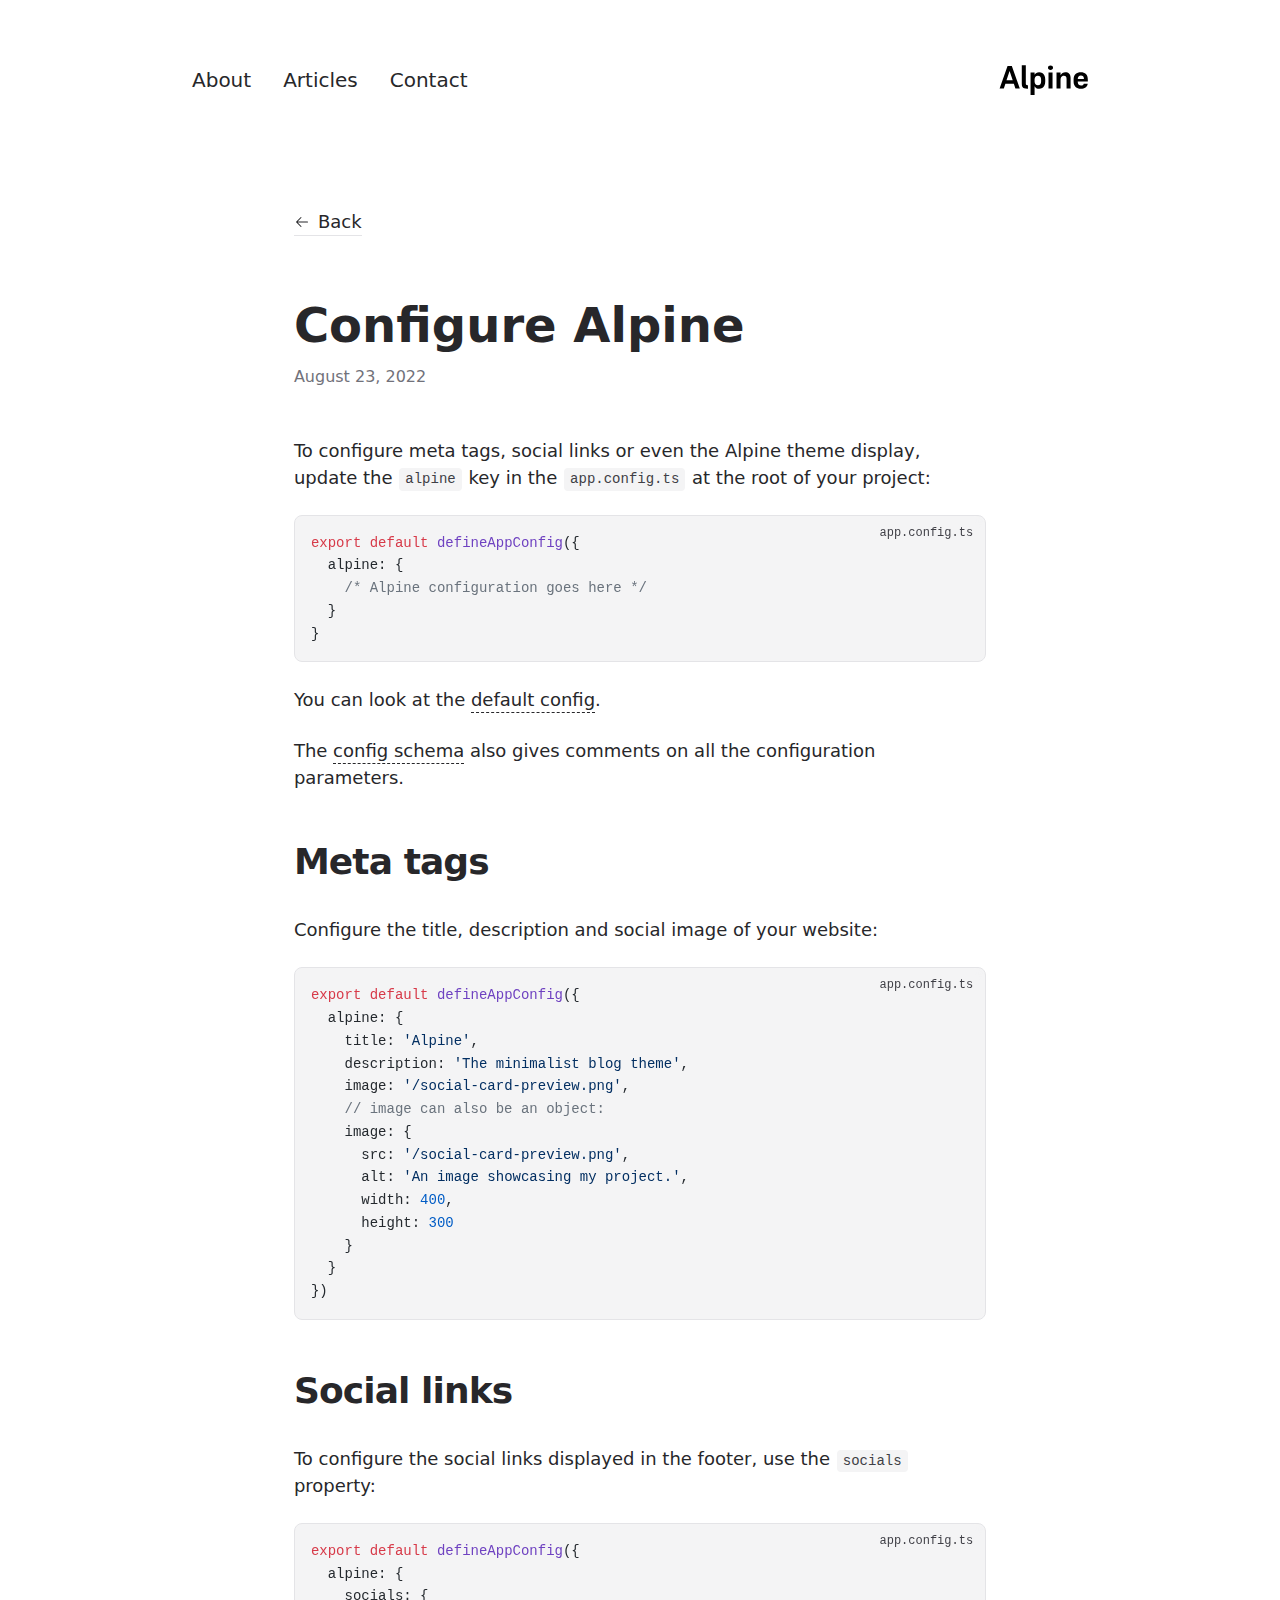
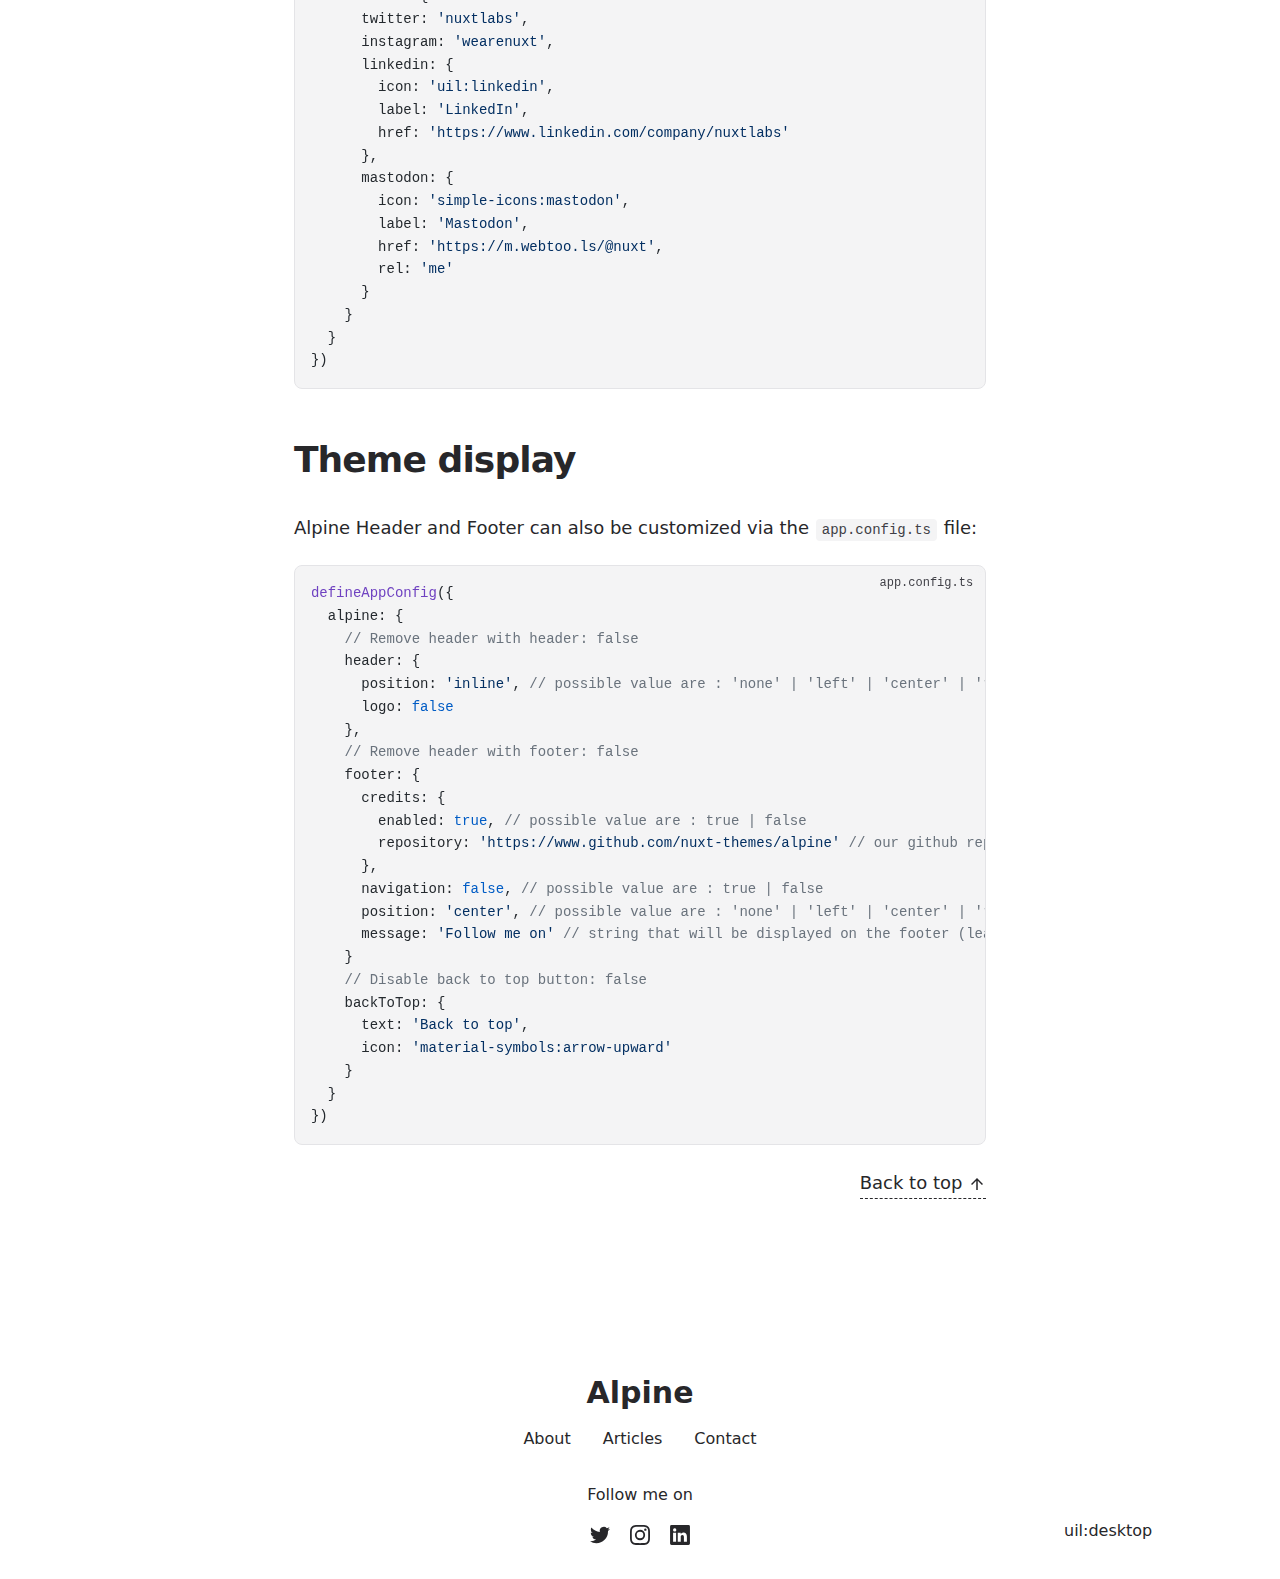
<file: articles/configure/index.html>
<!DOCTYPE html><html lang="en"><head><meta charset="utf-8">
<meta name="viewport" content="width=device-width, initial-scale=1">
<title>Configure Alpine</title>
<meta name="twitter:card" content="summary_large_image">
<meta property="og:image:width" content="400">
<meta property="og:image:height" content="300">
<meta property="og:image:alt" content="An image showcasing my project.">
<meta property="og:title" content="Configure Alpine">
<meta name="description" content="Learn how to configure Alpine with the app.config.ts file.">
<meta property="og:description" content="Learn how to configure Alpine with the app.config.ts file.">
<meta property="og:image" content="/articles/configure-alpine.webp">
<link rel="preload" as="fetch" crossorigin="anonymous" href="/articles/configure/_payload.json">
<link rel="stylesheet" href="/_nuxt/entry.BPGrFJUf.css">
<link rel="stylesheet" href="/_nuxt/DocumentDrivenNotFound.DNu04Dg9.css">
<link rel="stylesheet" href="/_nuxt/article.DMbk2RkZ.css">
<link rel="stylesheet" href="/_nuxt/ProseA.BeqxOOlC.css">
<link rel="stylesheet" href="/_nuxt/ProseH1.CsaTAanb.css">
<link rel="stylesheet" href="/_nuxt/ProseP.DBgMplgr.css">
<link rel="stylesheet" href="/_nuxt/ProseCodeInline.DhYQ212v.css">
<link rel="stylesheet" href="/_nuxt/ProsePre.CchFRBtv.css">
<link rel="stylesheet" href="/_nuxt/ProseCode.CZqBTw6W.css">
<link rel="stylesheet" href="/_nuxt/ProseH2.BK4v7qwr.css">
<link rel="modulepreload" as="script" crossorigin href="/_nuxt/entry.CXXirWaC.js">
<link rel="modulepreload" as="script" crossorigin href="/_nuxt/NuxtImg.CdxFRoPh.js">
<link rel="modulepreload" as="script" crossorigin href="/_nuxt/document-driven.BXRsiGA8.js">
<link rel="modulepreload" as="script" crossorigin href="/_nuxt/DocumentDrivenEmpty.DB0iBtOd.js">
<link rel="modulepreload" as="script" crossorigin href="/_nuxt/ContentRenderer.dZ2gLQB3.js">
<link rel="modulepreload" as="script" crossorigin href="/_nuxt/ContentRendererMarkdown.vue.2Sf9xq5J.js">
<link rel="modulepreload" as="script" crossorigin href="/_nuxt/DocumentDrivenNotFound.Dp2L6Y8U.js">
<link rel="modulepreload" as="script" crossorigin href="/_nuxt/article.cQa6Eh3p.js">
<link rel="modulepreload" as="script" crossorigin href="/_nuxt/ProseA.xij5fUM9.js">
<link rel="modulepreload" as="script" crossorigin href="/_nuxt/date.BcWussCh.js">
<link rel="modulepreload" as="script" crossorigin href="/_nuxt/ContentRendererMarkdown.DzBcNOmS.js">
<link rel="modulepreload" as="script" crossorigin href="/_nuxt/ProseH1.Dgg_4940.js">
<link rel="modulepreload" as="script" crossorigin href="/_nuxt/ProseP.BrQKpj32.js">
<link rel="modulepreload" as="script" crossorigin href="/_nuxt/ProseCodeInline.BhLabPOX.js">
<link rel="modulepreload" as="script" crossorigin href="/_nuxt/ProsePre.msR3MIB2.js">
<link rel="modulepreload" as="script" crossorigin href="/_nuxt/ProseCode.DQy7ftSJ.js">
<link rel="modulepreload" as="script" crossorigin href="/_nuxt/ProseH2.DM8HrDP9.js">
<link rel="prefetch" as="script" crossorigin href="/_nuxt/default.CHFfxy1d.js">
<link rel="prefetch" as="script" crossorigin href="/_nuxt/page.C9xVTCZr.js">
<link rel="prefetch" as="script" crossorigin href="/_nuxt/client-db.BzZ0_b0n.js">
<link rel="prefetch" as="style" href="/_nuxt/useStudio.Dm9_K55E.css">
<link rel="prefetch" as="script" crossorigin href="/_nuxt/useStudio.DibA0a4k.js">
<link rel="prefetch" as="style" href="/_nuxt/error-404.D8uONj7L.css">
<link rel="prefetch" as="script" crossorigin href="/_nuxt/error-404.CaLPnNFd.js">
<link rel="prefetch" as="style" href="/_nuxt/error-500.p7T9h8Pv.css">
<link rel="prefetch" as="script" crossorigin href="/_nuxt/error-500.CGzu0vu6.js">
<script type="module" src="/_nuxt/entry.CXXirWaC.js" crossorigin></script><style id="pinceau-runtime-hydratable">@media{.phy[--]{--puid:Tuyx1q-v;}.pv-QPW-5Y{max-width:var(--elements-container-maxWidth);padding-left:var(--elements-container-padding-mobile);padding-right:var(--elements-container-padding-mobile);}@media (min-width: 475px){.pv-QPW-5Y{padding-left:var(--elements-container-padding-xs);padding-right:var(--elements-container-padding-xs);}}@media (min-width: 640px){.pv-QPW-5Y{padding-left:var(--elements-container-padding-sm);padding-right:var(--elements-container-padding-sm);}}@media (min-width: 768px){.pv-QPW-5Y{padding-left:var(--elements-container-padding-md);padding-right:var(--elements-container-padding-md);}}} </style><style id="pinceau-theme">@media { :root {--pinceau-mq: initial; --alpine-readableLine: 68ch;--alpine-backdrop-backgroundColor: #f4f4f5b3;--prose-code-inline-padding: 0.2rem 0.375rem 0.2rem 0.375rem;--prose-code-block-backdropFilter: contrast(1);--prose-code-block-border-style: solid;--prose-code-block-border-width: 1px;--prose-tbody-tr-borderBottom-style: dashed;--prose-tbody-tr-borderBottom-width: 1px;--prose-th-textAlign: inherit;--prose-thead-borderBottom-style: solid;--prose-thead-borderBottom-width: 1px;--prose-thead-border-style: solid;--prose-thead-border-width: 0px;--prose-table-textAlign: start;--prose-hr-width: 1px;--prose-hr-style: solid;--prose-li-listStylePosition: outside;--prose-ol-li-markerColor: currentColor;--prose-ol-paddingInlineStart: 21px;--prose-ol-listStyleType: decimal;--prose-ul-li-markerColor: currentColor;--prose-ul-paddingInlineStart: 21px;--prose-ul-listStyleType: disc;--prose-blockquote-border-style: solid;--prose-blockquote-border-width: 4px;--prose-blockquote-quotes: '201C' '201D' '2018' '2019';--prose-blockquote-paddingInlineStart: 24px;--prose-a-code-color-hover: currentColor;--prose-a-code-color-static: currentColor;--prose-a-hasCode-borderBottom: none;--prose-a-border-distance: 2px;--prose-a-border-color-hover: currentColor;--prose-a-border-color-static: currentColor;--prose-a-border-style-hover: solid;--prose-a-border-style-static: dashed;--prose-a-border-width: 1px;--prose-a-color-static: inherit;--prose-a-textDecoration: none;--prose-h6-margin: 3rem 0 2rem;--prose-h5-margin: 3rem 0 2rem;--prose-h4-margin: 3rem 0 2rem;--prose-h3-margin: 3rem 0 2rem;--prose-h2-margin: 3rem 0 2rem;--prose-h1-margin: 0 0 2rem;--prose-p-fontSize: 18px;--typography-lead-loose: 2;--typography-lead-relaxed: 1.625;--typography-lead-normal: 1.5;--typography-lead-snug: 1.375;--typography-lead-tight: 1.25;--typography-lead-none: 1;--typography-lead-10: 2.5rem;--typography-lead-9: 2.25rem;--typography-lead-8: 2rem;--typography-lead-7: 1.75rem;--typography-lead-6: 1.5rem;--typography-lead-5: 1.25rem;--typography-lead-4: 1rem;--typography-lead-3: .75rem;--typography-lead-2: .5rem;--typography-lead-1: .025rem;--typography-fontWeight-black: 900;--typography-fontWeight-extrabold: 800;--typography-fontWeight-bold: 700;--typography-fontWeight-semibold: 600;--typography-fontWeight-medium: 500;--typography-fontWeight-normal: 400;--typography-fontWeight-light: 300;--typography-fontWeight-extralight: 200;--typography-fontWeight-thin: 100;--typography-fontSize-9xl: 128px;--typography-fontSize-8xl: 96px;--typography-fontSize-7xl: 72px;--typography-fontSize-6xl: 60px;--typography-fontSize-5xl: 48px;--typography-fontSize-4xl: 36px;--typography-fontSize-3xl: 30px;--typography-fontSize-2xl: 24px;--typography-fontSize-xl: 20px;--typography-fontSize-lg: 18px;--typography-fontSize-base: 16px;--typography-fontSize-sm: 14px;--typography-fontSize-xs: 12px;--typography-letterSpacing-wide: 0.025em;--typography-letterSpacing-tight: -0.025em;--typography-verticalMargin-base: 24px;--typography-verticalMargin-sm: 16px;--elements-border-secondary-hover: [object Object];--elements-backdrop-background: #fffc;--elements-backdrop-filter: saturate(200%) blur(20px);--elements-container-maxWidth: 64rem;--lead-loose: 2;--lead-relaxed: 1.625;--lead-normal: 1.5;--lead-snug: 1.375;--lead-tight: 1.25;--lead-none: 1;--lead-10: 2.5rem;--lead-9: 2.25rem;--lead-8: 2rem;--lead-7: 1.75rem;--lead-6: 1.5rem;--lead-5: 1.25rem;--lead-4: 1rem;--lead-3: .75rem;--lead-2: .5rem;--lead-1: .025rem;--letterSpacing-widest: 0.1em;--letterSpacing-wider: 0.05em;--letterSpacing-wide: 0.025em;--letterSpacing-normal: 0em;--letterSpacing-tight: -0.025em;--letterSpacing-tighter: -0.05em;--fontSize-9xl: 8rem;--fontSize-8xl: 6rem;--fontSize-7xl: 4.5rem;--fontSize-6xl: 3.75rem;--fontSize-5xl: 3rem;--fontSize-4xl: 2.25rem;--fontSize-3xl: 1.875rem;--fontSize-2xl: 1.5rem;--fontSize-xl: 1.25rem;--fontSize-lg: 1.125rem;--fontSize-base: 1rem;--fontSize-sm: 0.875rem;--fontSize-xs: 0.75rem;--fontWeight-black: 900;--fontWeight-extrabold: 800;--fontWeight-bold: 700;--fontWeight-semibold: 600;--fontWeight-medium: 500;--fontWeight-normal: 400;--fontWeight-light: 300;--fontWeight-extralight: 200;--fontWeight-thin: 100;--font-mono: ui-monospace, SFMono-Regular, Menlo, Monaco, Consolas, Liberation Mono, Courier New, monospace;--font-serif: ui-serif, Georgia, Cambria, Times New Roman, Times, serif;--font-sans: ui-sans-serif, system-ui, -apple-system, BlinkMacSystemFont, Segoe UI, Roboto, Helvetica Neue, Arial, Noto Sans, sans-serif, Apple Color Emoji, Segoe UI Emoji, Segoe UI Symbol, Noto Color Emoji;--opacity-total: 1;--opacity-high: 0.8;--opacity-medium: 0.5;--opacity-soft: 0.3;--opacity-light: 0.15;--opacity-bright: 0.1;--opacity-noOpacity: 0;--borderWidth-lg: 3px;--borderWidth-md: 2px;--borderWidth-sm: 1px;--borderWidth-noBorder: 0;--space-rem-875: 0.875rem;--space-rem-625: 0.625rem;--space-rem-375: 0.375rem;--space-rem-125: 0.125rem;--space-px: 1px;--space-128: 32rem;--space-96: 24rem;--space-80: 20rem;--space-72: 18rem;--space-64: 16rem;--space-60: 15rem;--space-56: 14rem;--space-52: 13rem;--space-48: 12rem;--space-44: 11rem;--space-40: 10rem;--space-36: 9rem;--space-32: 8rem;--space-28: 7rem;--space-24: 6rem;--space-20: 5rem;--space-16: 4rem;--space-14: 3.5rem;--space-12: 3rem;--space-11: 2.75rem;--space-10: 2.5rem;--space-9: 2.25rem;--space-8: 2rem;--space-7: 1.75rem;--space-6: 1.5rem;--space-5: 1.25rem;--space-4: 1rem;--space-3: 0.75rem;--space-2: 0.5rem;--space-1: 0.25rem;--space-0: 0px;--size-full: 100%;--size-7xl: 80rem;--size-6xl: 72rem;--size-5xl: 64rem;--size-4xl: 56rem;--size-3xl: 48rem;--size-2xl: 42rem;--size-xl: 36rem;--size-lg: 32rem;--size-md: 28rem;--size-sm: 24rem;--size-xs: 20rem;--size-200: 200px;--size-104: 104px;--size-80: 80px;--size-64: 64px;--size-56: 56px;--size-48: 48px;--size-40: 40px;--size-32: 32px;--size-24: 24px;--size-20: 20px;--size-16: 16px;--size-12: 12px;--size-8: 8px;--size-6: 6px;--size-4: 4px;--size-2: 2px;--size-0: 0px;--radii-full: 9999px;--radii-3xl: 1.75rem;--radii-2xl: 1.5rem;--radii-xl: 1rem;--radii-lg: 0.75rem;--radii-md: 0.5rem;--radii-sm: 0.375rem;--radii-xs: 0.25rem;--radii-2xs: 0.125rem;--radii-none: 0px;--shadow-none: 0px 0px 0px 0px transparent;--shadow-lg: 0px 10px 15px -3px #000000, 0px 4px 6px -4px #000000;--shadow-md: 0px 4px 6px -1px #000000, 0px 2px 4px -2px #000000;--shadow-sm: 0px 1px 3px 0px #000000, 0px 1px 2px -1px #000000;--shadow-xs: 0px 1px 2px 0px #000000;--height-screen: 100vh;--width-screen: 100vw;--color-primary-900: #002e38;--color-primary-800: #005c70;--color-primary-700: #008aa9;--color-primary-600: #00b9e1;--color-primary-500: #1ad6ff;--color-primary-400: #40ddff;--color-primary-300: #66e4ff;--color-primary-200: #8deaff;--color-primary-100: #b3f1ff;--color-primary-50: #d9f8ff;--color-ruby-900: #380011;--color-ruby-800: #700021;--color-ruby-700: #a90032;--color-ruby-600: #e10043;--color-ruby-500: #ff1a5e;--color-ruby-400: #ff4079;--color-ruby-300: #ff6694;--color-ruby-200: #ff8dae;--color-ruby-100: #ffb3c9;--color-ruby-50: #ffd9e4;--color-pink-900: #380025;--color-pink-800: #70004b;--color-pink-700: #a90070;--color-pink-600: #e10095;--color-pink-500: #ff1ab2;--color-pink-400: #ff40bf;--color-pink-300: #ff66cc;--color-pink-200: #ff8dd8;--color-pink-100: #ffb3e5;--color-pink-50: #ffd9f2;--color-purple-900: #190038;--color-purple-800: #330070;--color-purple-700: #4c00a9;--color-purple-600: #6500e1;--color-purple-500: #811aff;--color-purple-400: #9640ff;--color-purple-300: #ab66ff;--color-purple-200: #c08dff;--color-purple-100: #d5b3ff;--color-purple-50: #ead9ff;--color-royalblue-900: #0b0531;--color-royalblue-800: #160a62;--color-royalblue-700: #211093;--color-royalblue-600: #2c15c4;--color-royalblue-500: #4127e8;--color-royalblue-400: #614bec;--color-royalblue-300: #806ff0;--color-royalblue-200: #a093f3;--color-royalblue-100: #c0b7f7;--color-royalblue-50: #dfdbfb;--color-indigoblue-900: #001238;--color-indigoblue-800: #002370;--color-indigoblue-700: #0035a9;--color-indigoblue-600: #0047e1;--color-indigoblue-500: #1a62ff;--color-indigoblue-400: #407cff;--color-indigoblue-300: #6696ff;--color-indigoblue-200: #8db0ff;--color-indigoblue-100: #b3cbff;--color-indigoblue-50: #d9e5ff;--color-blue-900: #002438;--color-blue-800: #004870;--color-blue-700: #006ca9;--color-blue-600: #0090e1;--color-blue-500: #1aadff;--color-blue-400: #40bbff;--color-blue-300: #66c8ff;--color-blue-200: #8dd6ff;--color-blue-100: #b3e4ff;--color-blue-50: #d9f1ff;--color-lightblue-900: #002e38;--color-lightblue-800: #005c70;--color-lightblue-700: #008aa9;--color-lightblue-600: #00b9e1;--color-lightblue-500: #1ad6ff;--color-lightblue-400: #40ddff;--color-lightblue-300: #66e4ff;--color-lightblue-200: #8deaff;--color-lightblue-100: #b3f1ff;--color-lightblue-50: #d9f8ff;--color-teal-900: #062a28;--color-teal-800: #0b544f;--color-teal-700: #117d77;--color-teal-600: #16a79e;--color-teal-500: #1cd1c6;--color-teal-400: #36e4da;--color-teal-300: #5fe9e1;--color-teal-200: #87efe9;--color-teal-100: #aff4f0;--color-teal-50: #d7faf8;--color-pear-900: #2a2b09;--color-pear-800: #545512;--color-pear-700: #7e801b;--color-pear-600: #a8aa24;--color-pear-500: #d0d32f;--color-pear-400: #d8da52;--color-pear-300: #e0e274;--color-pear-200: #e8e997;--color-pear-100: #eff0ba;--color-pear-50: #f7f8dc;--color-red-900: #380300;--color-red-800: #700700;--color-red-700: #a90a00;--color-red-600: #e10e00;--color-red-500: #ff281a;--color-red-400: #ff4c40;--color-red-300: #ff7066;--color-red-200: #ff948d;--color-red-100: #ffb7b3;--color-red-50: #ffdbd9;--color-orange-900: #381800;--color-orange-800: #702f00;--color-orange-700: #a94700;--color-orange-600: #e15e00;--color-orange-500: #ff7a1a;--color-orange-400: #ff9040;--color-orange-300: #ffa666;--color-orange-200: #ffbd8d;--color-orange-100: #ffd3b3;--color-orange-50: #ffe9d9;--color-yellow-900: #362b03;--color-yellow-800: #6d5605;--color-yellow-700: #a38108;--color-yellow-600: #daac0a;--color-yellow-500: #f5c828;--color-yellow-400: #f7d14c;--color-yellow-300: #f8da70;--color-yellow-200: #fae393;--color-yellow-100: #fcedb7;--color-yellow-50: #fdf6db;--color-green-900: #003f25;--color-green-800: #005e38;--color-green-700: #007e4a;--color-green-600: #009d5d;--color-green-500: #00bd6f;--color-green-400: #00dc82;--color-green-300: #30ffaa;--color-green-200: #83ffcc;--color-green-100: #acffdd;--color-green-50: #d6ffee;--color-gray-900: #18181B;--color-gray-800: #27272A;--color-gray-700: #3f3f46;--color-gray-600: #52525B;--color-gray-500: #71717A;--color-gray-400: #a1a1aa;--color-gray-300: #D4d4d8;--color-gray-200: #e4e4e7;--color-gray-100: #f4f4f5;--color-gray-50: #fafafa;--color-black: #0c0c0d;--color-white: #FFFFFF;--media-portrait: only screen and (orientation: portrait);--media-landscape: only screen and (orientation: landscape);--media-rm: (prefers-reduced-motion: reduce);--media-2xl: (min-width: 1536px);--media-xl: (min-width: 1280px);--media-lg: (min-width: 1024px);--media-md: (min-width: 768px);--media-sm: (min-width: 640px);--media-xs: (min-width: 475px);--alpine-body-color: var(--color-gray-800);--alpine-body-backgroundColor: var(--color-white);--prose-code-inline-fontWeight: var(--typography-fontWeight-normal);--prose-code-inline-fontSize: var(--typography-fontSize-sm);--prose-code-inline-borderRadius: var(--radii-xs);--prose-code-block-pre-padding: var(--typography-verticalMargin-sm);--prose-code-block-margin: var(--typography-verticalMargin-base) 0;--prose-code-block-fontSize: var(--typography-fontSize-sm);--prose-tbody-code-inline-fontSize: var(--typography-fontSize-sm);--prose-tbody-td-padding: var(--typography-verticalMargin-sm);--prose-th-fontWeight: var(--typography-fontWeight-semibold);--prose-th-padding: 0 var(--typography-verticalMargin-sm) var(--typography-verticalMargin-sm) var(--typography-verticalMargin-sm);--prose-table-lineHeight: var(--typography-lead-6);--prose-table-fontSize: var(--typography-fontSize-sm);--prose-table-margin: var(--typography-verticalMargin-base) 0;--prose-hr-margin: var(--typography-verticalMargin-base) 0;--prose-li-margin: var(--typography-verticalMargin-sm) 0;--prose-ol-margin: var(--typography-verticalMargin-base) 0;--prose-ul-margin: var(--typography-verticalMargin-base) 0;--prose-blockquote-margin: var(--typography-verticalMargin-base) 0;--prose-a-code-border-style: var(--prose-a-border-style-static);--prose-a-code-border-width: var(--prose-a-border-width);--prose-a-fontWeight: var(--typography-fontWeight-medium);--prose-img-margin: var(--typography-verticalMargin-base) 0;--prose-strong-fontWeight: var(--typography-fontWeight-semibold);--prose-h6-iconSize: var(--typography-fontSize-base);--prose-h6-fontWeight: var(--typography-fontWeight-semibold);--prose-h6-lineHeight: var(--typography-lead-normal);--prose-h6-fontSize: var(--typography-fontSize-lg);--prose-h5-iconSize: var(--typography-fontSize-lg);--prose-h5-fontWeight: var(--typography-fontWeight-semibold);--prose-h5-lineHeight: var(--typography-lead-snug);--prose-h5-fontSize: var(--typography-fontSize-xl);--prose-h4-iconSize: var(--typography-fontSize-lg);--prose-h4-letterSpacing: var(--typography-letterSpacing-tight);--prose-h4-fontWeight: var(--typography-fontWeight-semibold);--prose-h4-lineHeight: var(--typography-lead-snug);--prose-h4-fontSize: var(--typography-fontSize-2xl);--prose-h3-iconSize: var(--typography-fontSize-xl);--prose-h3-letterSpacing: var(--typography-letterSpacing-tight);--prose-h3-fontWeight: var(--typography-fontWeight-semibold);--prose-h3-lineHeight: var(--typography-lead-snug);--prose-h3-fontSize: var(--typography-fontSize-3xl);--prose-h2-iconSize: var(--typography-fontSize-2xl);--prose-h2-letterSpacing: var(--typography-letterSpacing-tight);--prose-h2-fontWeight: var(--typography-fontWeight-semibold);--prose-h2-lineHeight: var(--typography-lead-tight);--prose-h2-fontSize: var(--typography-fontSize-4xl);--prose-h1-iconSize: var(--typography-fontSize-3xl);--prose-h1-letterSpacing: var(--typography-letterSpacing-tight);--prose-h1-fontWeight: var(--typography-fontWeight-bold);--prose-h1-lineHeight: var(--typography-lead-tight);--prose-h1-fontSize: var(--typography-fontSize-5xl);--prose-p-br-margin: var(--typography-verticalMargin-base) 0 0 0;--prose-p-margin: var(--typography-verticalMargin-base) 0;--prose-p-lineHeight: var(--typography-lead-normal);--typography-color-primary-900: var(--color-primary-900);--typography-color-primary-800: var(--color-primary-800);--typography-color-primary-700: var(--color-primary-700);--typography-color-primary-600: var(--color-primary-600);--typography-color-primary-500: var(--color-primary-500);--typography-color-primary-400: var(--color-primary-400);--typography-color-primary-300: var(--color-primary-300);--typography-color-primary-200: var(--color-primary-200);--typography-color-primary-100: var(--color-primary-100);--typography-color-primary-50: var(--color-primary-50);--typography-font-code: var(--font-mono);--typography-font-body: var(--font-sans);--typography-font-display: var(--font-sans);--typography-body-backgroundColor: var(--color-white);--typography-body-color: var(--color-black);--elements-state-danger-borderColor-secondary: var(--color-red-200);--elements-state-danger-borderColor-primary: var(--color-red-100);--elements-state-danger-backgroundColor-secondary: var(--color-red-100);--elements-state-danger-backgroundColor-primary: var(--color-red-50);--elements-state-danger-color-secondary: var(--color-red-600);--elements-state-danger-color-primary: var(--color-red-500);--elements-state-warning-borderColor-secondary: var(--color-yellow-200);--elements-state-warning-borderColor-primary: var(--color-yellow-100);--elements-state-warning-backgroundColor-secondary: var(--color-yellow-100);--elements-state-warning-backgroundColor-primary: var(--color-yellow-50);--elements-state-warning-color-secondary: var(--color-yellow-700);--elements-state-warning-color-primary: var(--color-yellow-600);--elements-state-success-borderColor-secondary: var(--color-green-200);--elements-state-success-borderColor-primary: var(--color-green-100);--elements-state-success-backgroundColor-secondary: var(--color-green-100);--elements-state-success-backgroundColor-primary: var(--color-green-50);--elements-state-success-color-secondary: var(--color-green-600);--elements-state-success-color-primary: var(--color-green-500);--elements-state-info-borderColor-secondary: var(--color-blue-200);--elements-state-info-borderColor-primary: var(--color-blue-100);--elements-state-info-backgroundColor-secondary: var(--color-blue-100);--elements-state-info-backgroundColor-primary: var(--color-blue-50);--elements-state-info-color-secondary: var(--color-blue-600);--elements-state-info-color-primary: var(--color-blue-500);--elements-state-primary-borderColor-secondary: var(--color-primary-200);--elements-state-primary-borderColor-primary: var(--color-primary-100);--elements-state-primary-backgroundColor-secondary: var(--color-primary-100);--elements-state-primary-backgroundColor-primary: var(--color-primary-50);--elements-state-primary-color-secondary: var(--color-primary-700);--elements-state-primary-color-primary: var(--color-primary-600);--elements-surface-secondary-backgroundColor: var(--color-gray-200);--elements-surface-primary-backgroundColor: var(--color-gray-100);--elements-surface-background-base: var(--color-gray-100);--elements-border-secondary-static: var(--color-gray-200);--elements-border-primary-hover: var(--color-gray-200);--elements-border-primary-static: var(--color-gray-100);--elements-container-padding-md: var(--space-16);--elements-container-padding-sm: var(--space-12);--elements-container-padding-xs: var(--space-8);--elements-container-padding-mobile: var(--space-6);--elements-text-secondary-color-hover: var(--color-gray-700);--elements-text-secondary-color-static: var(--color-gray-500);--elements-text-primary-color-static: var(--color-gray-900);--text-6xl-lineHeight: var(--lead-none);--text-6xl-fontSize: var(--fontSize-6xl);--text-5xl-lineHeight: var(--lead-none);--text-5xl-fontSize: var(--fontSize-5xl);--text-4xl-lineHeight: var(--lead-10);--text-4xl-fontSize: var(--fontSize-4xl);--text-3xl-lineHeight: var(--lead-9);--text-3xl-fontSize: var(--fontSize-3xl);--text-2xl-lineHeight: var(--lead-8);--text-2xl-fontSize: var(--fontSize-2xl);--text-xl-lineHeight: var(--lead-7);--text-xl-fontSize: var(--fontSize-xl);--text-lg-lineHeight: var(--lead-7);--text-lg-fontSize: var(--fontSize-lg);--text-base-lineHeight: var(--lead-6);--text-base-fontSize: var(--fontSize-base);--text-sm-lineHeight: var(--lead-5);--text-sm-fontSize: var(--fontSize-sm);--text-xs-lineHeight: var(--lead-4);--text-xs-fontSize: var(--fontSize-xs);--shadow-2xl: 0px 25px 50px -12px var(--color-gray-900);--shadow-xl: 0px 20px 25px -5px var(--color-gray-400), 0px 8px 10px -6px #000000;--color-secondary-900: var(--color-gray-900);--color-secondary-800: var(--color-gray-800);--color-secondary-700: var(--color-gray-700);--color-secondary-600: var(--color-gray-600);--color-secondary-500: var(--color-gray-500);--color-secondary-400: var(--color-gray-400);--color-secondary-300: var(--color-gray-300);--color-secondary-200: var(--color-gray-200);--color-secondary-100: var(--color-gray-100);--color-secondary-50: var(--color-gray-50);--prose-a-code-background-hover: var(--typography-color-primary-50);--prose-a-code-border-color-hover: var(--typography-color-primary-500);--prose-a-color-hover: var(--typography-color-primary-500);--typography-color-secondary-900: var(--color-secondary-900);--typography-color-secondary-800: var(--color-secondary-800);--typography-color-secondary-700: var(--color-secondary-700);--typography-color-secondary-600: var(--color-secondary-600);--typography-color-secondary-500: var(--color-secondary-500);--typography-color-secondary-400: var(--color-secondary-400);--typography-color-secondary-300: var(--color-secondary-300);--typography-color-secondary-200: var(--color-secondary-200);--typography-color-secondary-100: var(--color-secondary-100);--typography-color-secondary-50: var(--color-secondary-50);--prose-code-inline-backgroundColor: var(--typography-color-secondary-100);--prose-code-inline-color: var(--typography-color-secondary-700);--prose-code-block-backgroundColor: var(--typography-color-secondary-100);--prose-code-block-color: var(--typography-color-secondary-700);--prose-code-block-border-color: var(--typography-color-secondary-200);--prose-tbody-tr-borderBottom-color: var(--typography-color-secondary-200);--prose-th-color: var(--typography-color-secondary-600);--prose-thead-borderBottom-color: var(--typography-color-secondary-200);--prose-thead-border-color: var(--typography-color-secondary-300);--prose-hr-color: var(--typography-color-secondary-200);--prose-blockquote-border-color: var(--typography-color-secondary-200);--prose-blockquote-color: var(--typography-color-secondary-500);--prose-a-code-border-color-static: var(--typography-color-secondary-400); } }@media { :root.dark {--pinceau-mq: dark; --alpine-backdrop-backgroundColor: #18181bb3;--prose-code-block-backdropFilter: contrast(1);--prose-ol-li-markerColor: currentColor;--prose-ul-li-markerColor: currentColor;--prose-a-code-color-hover: currentColor;--prose-a-code-color-static: currentColor;--prose-a-border-color-hover: currentColor;--prose-a-border-color-static: currentColor;--prose-a-color-static: inherit;--elements-backdrop-background: #0c0d0ccc;--alpine-body-color: var(--color-gray-200);--alpine-body-backgroundColor: var(--color-black);--typography-body-backgroundColor: var(--color-black);--typography-body-color: var(--color-white);--elements-state-danger-borderColor-secondary: var(--color-red-700);--elements-state-danger-borderColor-primary: var(--color-red-800);--elements-state-danger-backgroundColor-secondary: var(--color-red-800);--elements-state-danger-backgroundColor-primary: var(--color-red-900);--elements-state-danger-color-secondary: var(--color-red-200);--elements-state-danger-color-primary: var(--color-red-300);--elements-state-warning-borderColor-secondary: var(--color-yellow-700);--elements-state-warning-borderColor-primary: var(--color-yellow-800);--elements-state-warning-backgroundColor-secondary: var(--color-yellow-800);--elements-state-warning-backgroundColor-primary: var(--color-yellow-900);--elements-state-warning-color-secondary: var(--color-yellow-200);--elements-state-warning-color-primary: var(--color-yellow-400);--elements-state-success-borderColor-secondary: var(--color-green-700);--elements-state-success-borderColor-primary: var(--color-green-800);--elements-state-success-backgroundColor-secondary: var(--color-green-800);--elements-state-success-backgroundColor-primary: var(--color-green-900);--elements-state-success-color-secondary: var(--color-green-200);--elements-state-success-color-primary: var(--color-green-400);--elements-state-info-borderColor-secondary: var(--color-blue-700);--elements-state-info-borderColor-primary: var(--color-blue-800);--elements-state-info-backgroundColor-secondary: var(--color-blue-800);--elements-state-info-backgroundColor-primary: var(--color-blue-900);--elements-state-info-color-secondary: var(--color-blue-200);--elements-state-info-color-primary: var(--color-blue-400);--elements-state-primary-borderColor-secondary: var(--color-primary-700);--elements-state-primary-borderColor-primary: var(--color-primary-800);--elements-state-primary-backgroundColor-secondary: var(--color-primary-800);--elements-state-primary-backgroundColor-primary: var(--color-primary-900);--elements-state-primary-color-secondary: var(--color-primary-200);--elements-state-primary-color-primary: var(--color-primary-400);--elements-surface-secondary-backgroundColor: var(--color-gray-800);--elements-surface-primary-backgroundColor: var(--color-gray-900);--elements-surface-background-base: var(--color-gray-900);--elements-border-secondary-static: var(--color-gray-800);--elements-border-primary-hover: var(--color-gray-800);--elements-border-primary-static: var(--color-gray-900);--elements-text-secondary-color-hover: var(--color-gray-200);--elements-text-secondary-color-static: var(--color-gray-400);--elements-text-primary-color-static: var(--color-gray-50);--prose-a-code-background-hover: var(--typography-color-primary-900);--prose-a-code-border-color-hover: var(--typography-color-primary-600);--prose-a-color-hover: var(--typography-color-primary-400);--prose-code-inline-backgroundColor: var(--typography-color-secondary-800);--prose-code-inline-color: var(--typography-color-secondary-200);--prose-code-block-backgroundColor: var(--typography-color-secondary-900);--prose-code-block-color: var(--typography-color-secondary-200);--prose-code-block-border-color: var(--typography-color-secondary-800);--prose-tbody-tr-borderBottom-color: var(--typography-color-secondary-800);--prose-th-color: var(--typography-color-secondary-400);--prose-thead-borderBottom-color: var(--typography-color-secondary-800);--prose-thead-border-color: var(--typography-color-secondary-600);--prose-hr-color: var(--typography-color-secondary-800);--prose-blockquote-border-color: var(--typography-color-secondary-700);--prose-blockquote-color: var(--typography-color-secondary-400);--prose-a-code-border-color-static: var(--typography-color-secondary-600); } }</style><script>"use strict";(()=>{const a=window,e=document.documentElement,m=["dark","light"],c=window&&window.localStorage&&window.localStorage.getItem&&window.localStorage.getItem("nuxt-color-mode")||"system";let n=c==="system"?d():c;const l=e.getAttribute("data-color-mode-forced");l&&(n=l),i(n),a["__NUXT_COLOR_MODE__"]={preference:c,value:n,getColorScheme:d,addColorScheme:i,removeColorScheme:f};function i(o){const t=""+o+"",s="";e.classList?e.classList.add(t):e.className+=" "+t,s&&e.setAttribute("data-"+s,o)}function f(o){const t=""+o+"",s="";e.classList?e.classList.remove(t):e.className=e.className.replace(new RegExp(t,"g"),""),s&&e.removeAttribute("data-"+s)}function r(o){return a.matchMedia("(prefers-color-scheme"+o+")")}function d(){if(a.matchMedia&&r("").media!=="not all"){for(const o of m)if(r(":"+o).matches)return o}return"light"}})();
</script></head><body><div id="__nuxt"><div class="container pv-QPW-5Y pc-Tuyx1q app-layout" data-v-36825fd3 data-v-b14f06ca><!--[--><div class="nuxt-progress" style="width:0%;height:3px;opacity:0;background-size:Infinity% auto;" data-v-36825fd3></div><header class="right" data-v-36825fd3 data-v-bdd37af7><div class="menu" data-v-bdd37af7><button aria-label="Navigation Menu" data-v-bdd37af7><svg width="24" height="24" viewBox="0 0 68 68" fill="currentColor" xmlns="http://www.w3.org/2000/svg" data-v-bdd37af7><path d="M8 34C8 32.1362 8 31.2044 8.30448 30.4693C8.71046 29.4892 9.48915 28.7105 10.4693 28.3045C11.2044 28 12.1362 28 14 28C15.8638 28 16.7956 28 17.5307 28.3045C18.5108 28.7105 19.2895 29.4892 19.6955 30.4693C20 31.2044 20 32.1362 20 34C20 35.8638 20 36.7956 19.6955 37.5307C19.2895 38.5108 18.5108 39.2895 17.5307 39.6955C16.7956 40 15.8638 40 14 40C12.1362 40 11.2044 40 10.4693 39.6955C9.48915 39.2895 8.71046 38.5108 8.30448 37.5307C8 36.7956 8 35.8638 8 34Z" data-v-bdd37af7></path><path d="M28 34C28 32.1362 28 31.2044 28.3045 30.4693C28.7105 29.4892 29.4892 28.7105 30.4693 28.3045C31.2044 28 32.1362 28 34 28C35.8638 28 36.7956 28 37.5307 28.3045C38.5108 28.7105 39.2895 29.4892 39.6955 30.4693C40 31.2044 40 32.1362 40 34C40 35.8638 40 36.7956 39.6955 37.5307C39.2895 38.5108 38.5108 39.2895 37.5307 39.6955C36.7956 40 35.8638 40 34 40C32.1362 40 31.2044 40 30.4693 39.6955C29.4892 39.2895 28.7105 38.5108 28.3045 37.5307C28 36.7956 28 35.8638 28 34Z" data-v-bdd37af7></path><path d="M48 34C48 32.1362 48 31.2044 48.3045 30.4693C48.7105 29.4892 49.4892 28.7105 50.4693 28.3045C51.2044 28 52.1362 28 54 28C55.8638 28 56.7956 28 57.5307 28.3045C58.5108 28.7105 59.2895 29.4892 59.6955 30.4693C60 31.2044 60 32.1362 60 34C60 35.8638 60 36.7956 59.6955 37.5307C59.2895 38.5108 58.5108 39.2895 57.5307 39.6955C56.7956 40 55.8638 40 54 40C52.1362 40 51.2044 40 50.4693 39.6955C49.4892 39.2895 48.7105 38.5108 48.3045 37.5307C48 36.7956 48 35.8638 48 34Z" data-v-bdd37af7></path></svg></button></div><div class="overlay" data-v-bdd37af7><nav data-v-bdd37af7 data-v-c490eb46><ul data-v-c490eb46><!--[--><li data-v-c490eb46><a href="/" class="" data-v-c490eb46><span class="underline-fx" data-v-c490eb46></span> About</a></li><li data-v-c490eb46><a href="/articles" class="" data-v-c490eb46><span class="underline-fx" data-v-c490eb46></span> Articles</a></li><li data-v-c490eb46><a href="/contact" class="" data-v-c490eb46><span class="underline-fx" data-v-c490eb46></span> Contact</a></li><!--]--></ul></nav></div><div class="logo" data-v-bdd37af7><a href="/" class="" data-v-bdd37af7><img src="/logo-dark.svg" class="dark-img" alt="alpine" width="89" height="31" data-v-bdd37af7><img src="/logo.svg" class="light-img" alt="alpine" width="89" height="31" data-v-bdd37af7></a></div><div class="main-nav" data-v-bdd37af7><nav data-v-bdd37af7 data-v-c490eb46><ul data-v-c490eb46><!--[--><li data-v-c490eb46><a href="/" class="" data-v-c490eb46><span class="underline-fx" data-v-c490eb46></span> About</a></li><li data-v-c490eb46><a href="/articles" class="" data-v-c490eb46><span class="underline-fx" data-v-c490eb46></span> Articles</a></li><li data-v-c490eb46><a href="/contact" class="" data-v-c490eb46><span class="underline-fx" data-v-c490eb46></span> Contact</a></li><!--]--></ul></nav></div></header><!--[--><div class="document-driven-page"><article data-v-a0eeee0f><a href="/articles" class="back" data-v-a0eeee0f><svg xmlns="http://www.w3.org/2000/svg" xmlns:xlink="http://www.w3.org/1999/xlink" aria-hidden="true" role="img" class="icon" data-v-a0eeee0f style="" width="1em" height="1em" viewBox="0 0 256 256" data-v-88b84b7e><path fill="currentColor" d="M224 128a8 8 0 0 1-8 8H59.31l58.35 58.34a8 8 0 0 1-11.32 11.32l-72-72a8 8 0 0 1 0-11.32l72-72a8 8 0 0 1 11.32 11.32L59.31 120H216a8 8 0 0 1 8 8"/></svg><span data-v-a0eeee0f> Back </span></a><header data-v-a0eeee0f><h1 class="title" data-v-a0eeee0f>Configure Alpine</h1><time datetime="2022-08-23T00:00:00.000Z" data-v-a0eeee0f>August 23, 2022</time></header><div class="prose" data-v-a0eeee0f><!--[--><div><h1 id="configure-alpine" data-v-15ee1092><a aria-current="page" href="/articles/configure#configure-alpine" class="router-link-active router-link-exact-active" data-v-15ee1092><!--[-->Configure Alpine<!--]--><!----></a></h1><p data-v-ae1f4f41><!--[-->To configure meta tags, social links or even the Alpine theme display, update the <code class="" data-v-c0b988de><!--[-->alpine<!--]--></code> key in the <code class="" data-v-c0b988de><!--[-->app.config.ts<!--]--></code> at the root of your project:<!--]--></p><div class="highlight-ts prose-code" meta data-v-dac9d8e9><span class="filename" data-v-dac9d8e9>app.config.ts</span><!--[--><pre class="language-ts shiki shiki-themes github-light github-dark" style=""><!--[--><code><span class="line" line="1"><span style="--shiki-default:#D73A49;--shiki-dark:#F97583">export</span><span style="--shiki-default:#D73A49;--shiki-dark:#F97583"> default</span><span style="--shiki-default:#6F42C1;--shiki-dark:#B392F0"> defineAppConfig</span><span style="--shiki-default:#24292E;--shiki-dark:#E1E4E8">({
</span></span><span class="line" line="2"><span style="--shiki-default:#24292E;--shiki-dark:#E1E4E8">  alpine: {
</span></span><span class="line" line="3"><span style="--shiki-default:#6A737D;--shiki-dark:#6A737D">    /* Alpine configuration goes here */
</span></span><span class="line" line="4"><span style="--shiki-default:#24292E;--shiki-dark:#E1E4E8">  }
</span></span><span class="line" line="5"><span style="--shiki-default:#24292E;--shiki-dark:#E1E4E8">}
</span></span></code><!--]--></pre><!--]--><button class="copy-button" data-v-dac9d8e9 data-v-dd8b8674><span class="sr-only" data-v-dd8b8674>Copy to clipboard</span><span class="icon-wrapper" data-v-dd8b8674><svg xmlns="http://www.w3.org/2000/svg" xmlns:xlink="http://www.w3.org/1999/xlink" aria-hidden="true" role="img" class="icon" data-v-dd8b8674 style="" width="18px" height="18px" viewBox="0 0 256 256" data-v-88b84b7e><path fill="currentColor" d="M216 32H88a8 8 0 0 0-8 8v40H40a8 8 0 0 0-8 8v128a8 8 0 0 0 8 8h128a8 8 0 0 0 8-8v-40h40a8 8 0 0 0 8-8V40a8 8 0 0 0-8-8m-56 176H48V96h112Zm48-48h-32V88a8 8 0 0 0-8-8H96V48h112Z"/></svg></span></button></div><p data-v-ae1f4f41><!--[-->You can look at the <a href="https://github.com/nuxt-themes/alpine/tree/main/app.config.ts" rel="nofollow" data-v-cfbd86b9><!--[-->default config<!--]--></a>.<!--]--></p><p data-v-ae1f4f41><!--[-->The <a href="https://github.com/nuxt-themes/alpine/tree/main/app.config.ts" rel="nofollow" data-v-cfbd86b9><!--[-->config schema<!--]--></a> also gives comments on all the configuration parameters.<!--]--></p><h2 id="meta-tags" data-v-03d2ff0e><a aria-current="page" href="/articles/configure#meta-tags" class="router-link-active router-link-exact-active" data-v-03d2ff0e><!--[-->Meta tags<!--]--><!----></a></h2><p data-v-ae1f4f41><!--[-->Configure the title, description and social image of your website:<!--]--></p><div class="highlight-ts prose-code" meta data-v-dac9d8e9><span class="filename" data-v-dac9d8e9>app.config.ts</span><!--[--><pre class="language-ts shiki shiki-themes github-light github-dark" style=""><!--[--><code><span class="line" line="1"><span style="--shiki-default:#D73A49;--shiki-dark:#F97583">export</span><span style="--shiki-default:#D73A49;--shiki-dark:#F97583"> default</span><span style="--shiki-default:#6F42C1;--shiki-dark:#B392F0"> defineAppConfig</span><span style="--shiki-default:#24292E;--shiki-dark:#E1E4E8">({
</span></span><span class="line" line="2"><span style="--shiki-default:#24292E;--shiki-dark:#E1E4E8">  alpine: {
</span></span><span class="line" line="3"><span style="--shiki-default:#24292E;--shiki-dark:#E1E4E8">    title: </span><span style="--shiki-default:#032F62;--shiki-dark:#9ECBFF">&#39;Alpine&#39;</span><span style="--shiki-default:#24292E;--shiki-dark:#E1E4E8">,
</span></span><span class="line" line="4"><span style="--shiki-default:#24292E;--shiki-dark:#E1E4E8">    description: </span><span style="--shiki-default:#032F62;--shiki-dark:#9ECBFF">&#39;The minimalist blog theme&#39;</span><span style="--shiki-default:#24292E;--shiki-dark:#E1E4E8">,
</span></span><span class="line" line="5"><span style="--shiki-default:#24292E;--shiki-dark:#E1E4E8">    image: </span><span style="--shiki-default:#032F62;--shiki-dark:#9ECBFF">&#39;/social-card-preview.png&#39;</span><span style="--shiki-default:#24292E;--shiki-dark:#E1E4E8">,
</span></span><span class="line" line="6"><span style="--shiki-default:#6A737D;--shiki-dark:#6A737D">    // image can also be an object:
</span></span><span class="line" line="7"><span style="--shiki-default:#24292E;--shiki-dark:#E1E4E8">    image: {
</span></span><span class="line" line="8"><span style="--shiki-default:#24292E;--shiki-dark:#E1E4E8">      src: </span><span style="--shiki-default:#032F62;--shiki-dark:#9ECBFF">&#39;/social-card-preview.png&#39;</span><span style="--shiki-default:#24292E;--shiki-dark:#E1E4E8">,
</span></span><span class="line" line="9"><span style="--shiki-default:#24292E;--shiki-dark:#E1E4E8">      alt: </span><span style="--shiki-default:#032F62;--shiki-dark:#9ECBFF">&#39;An image showcasing my project.&#39;</span><span style="--shiki-default:#24292E;--shiki-dark:#E1E4E8">,
</span></span><span class="line" line="10"><span style="--shiki-default:#24292E;--shiki-dark:#E1E4E8">      width: </span><span style="--shiki-default:#005CC5;--shiki-dark:#79B8FF">400</span><span style="--shiki-default:#24292E;--shiki-dark:#E1E4E8">,
</span></span><span class="line" line="11"><span style="--shiki-default:#24292E;--shiki-dark:#E1E4E8">      height: </span><span style="--shiki-default:#005CC5;--shiki-dark:#79B8FF">300
</span></span><span class="line" line="12"><span style="--shiki-default:#24292E;--shiki-dark:#E1E4E8">    }
</span></span><span class="line" line="13"><span style="--shiki-default:#24292E;--shiki-dark:#E1E4E8">  }
</span></span><span class="line" line="14"><span style="--shiki-default:#24292E;--shiki-dark:#E1E4E8">})
</span></span></code><!--]--></pre><!--]--><button class="copy-button" data-v-dac9d8e9 data-v-dd8b8674><span class="sr-only" data-v-dd8b8674>Copy to clipboard</span><span class="icon-wrapper" data-v-dd8b8674><svg xmlns="http://www.w3.org/2000/svg" xmlns:xlink="http://www.w3.org/1999/xlink" aria-hidden="true" role="img" class="icon" data-v-dd8b8674 style="" width="18px" height="18px" viewBox="0 0 256 256" data-v-88b84b7e><path fill="currentColor" d="M216 32H88a8 8 0 0 0-8 8v40H40a8 8 0 0 0-8 8v128a8 8 0 0 0 8 8h128a8 8 0 0 0 8-8v-40h40a8 8 0 0 0 8-8V40a8 8 0 0 0-8-8m-56 176H48V96h112Zm48-48h-32V88a8 8 0 0 0-8-8H96V48h112Z"/></svg></span></button></div><h2 id="social-links" data-v-03d2ff0e><a aria-current="page" href="/articles/configure#social-links" class="router-link-active router-link-exact-active" data-v-03d2ff0e><!--[-->Social links<!--]--><!----></a></h2><p data-v-ae1f4f41><!--[-->To configure the social links displayed in the footer, use the <code class="" data-v-c0b988de><!--[-->socials<!--]--></code> property:<!--]--></p><div class="highlight-ts prose-code" meta data-v-dac9d8e9><span class="filename" data-v-dac9d8e9>app.config.ts</span><!--[--><pre class="language-ts shiki shiki-themes github-light github-dark" style=""><!--[--><code><span class="line" line="1"><span style="--shiki-default:#D73A49;--shiki-dark:#F97583">export</span><span style="--shiki-default:#D73A49;--shiki-dark:#F97583"> default</span><span style="--shiki-default:#6F42C1;--shiki-dark:#B392F0"> defineAppConfig</span><span style="--shiki-default:#24292E;--shiki-dark:#E1E4E8">({
</span></span><span class="line" line="2"><span style="--shiki-default:#24292E;--shiki-dark:#E1E4E8">  alpine: {
</span></span><span class="line" line="3"><span style="--shiki-default:#24292E;--shiki-dark:#E1E4E8">    socials: {
</span></span><span class="line" line="4"><span style="--shiki-default:#24292E;--shiki-dark:#E1E4E8">      twitter: </span><span style="--shiki-default:#032F62;--shiki-dark:#9ECBFF">&#39;nuxtlabs&#39;</span><span style="--shiki-default:#24292E;--shiki-dark:#E1E4E8">,
</span></span><span class="line" line="5"><span style="--shiki-default:#24292E;--shiki-dark:#E1E4E8">      instagram: </span><span style="--shiki-default:#032F62;--shiki-dark:#9ECBFF">&#39;wearenuxt&#39;</span><span style="--shiki-default:#24292E;--shiki-dark:#E1E4E8">,
</span></span><span class="line" line="6"><span style="--shiki-default:#24292E;--shiki-dark:#E1E4E8">      linkedin: {
</span></span><span class="line" line="7"><span style="--shiki-default:#24292E;--shiki-dark:#E1E4E8">        icon: </span><span style="--shiki-default:#032F62;--shiki-dark:#9ECBFF">&#39;uil:linkedin&#39;</span><span style="--shiki-default:#24292E;--shiki-dark:#E1E4E8">,
</span></span><span class="line" line="8"><span style="--shiki-default:#24292E;--shiki-dark:#E1E4E8">        label: </span><span style="--shiki-default:#032F62;--shiki-dark:#9ECBFF">&#39;LinkedIn&#39;</span><span style="--shiki-default:#24292E;--shiki-dark:#E1E4E8">,
</span></span><span class="line" line="9"><span style="--shiki-default:#24292E;--shiki-dark:#E1E4E8">        href: </span><span style="--shiki-default:#032F62;--shiki-dark:#9ECBFF">&#39;https://www.linkedin.com/company/nuxtlabs&#39;
</span></span><span class="line" line="10"><span style="--shiki-default:#24292E;--shiki-dark:#E1E4E8">      },
</span></span><span class="line" line="11"><span style="--shiki-default:#24292E;--shiki-dark:#E1E4E8">      mastodon: {
</span></span><span class="line" line="12"><span style="--shiki-default:#24292E;--shiki-dark:#E1E4E8">        icon: </span><span style="--shiki-default:#032F62;--shiki-dark:#9ECBFF">&#39;simple-icons:mastodon&#39;</span><span style="--shiki-default:#24292E;--shiki-dark:#E1E4E8">,
</span></span><span class="line" line="13"><span style="--shiki-default:#24292E;--shiki-dark:#E1E4E8">        label: </span><span style="--shiki-default:#032F62;--shiki-dark:#9ECBFF">&#39;Mastodon&#39;</span><span style="--shiki-default:#24292E;--shiki-dark:#E1E4E8">,
</span></span><span class="line" line="14"><span style="--shiki-default:#24292E;--shiki-dark:#E1E4E8">        href: </span><span style="--shiki-default:#032F62;--shiki-dark:#9ECBFF">&#39;https://m.webtoo.ls/@nuxt&#39;</span><span style="--shiki-default:#24292E;--shiki-dark:#E1E4E8">,
</span></span><span class="line" line="15"><span style="--shiki-default:#24292E;--shiki-dark:#E1E4E8">        rel: </span><span style="--shiki-default:#032F62;--shiki-dark:#9ECBFF">&#39;me&#39;
</span></span><span class="line" line="16"><span style="--shiki-default:#24292E;--shiki-dark:#E1E4E8">      }
</span></span><span class="line" line="17"><span style="--shiki-default:#24292E;--shiki-dark:#E1E4E8">    }
</span></span><span class="line" line="18"><span style="--shiki-default:#24292E;--shiki-dark:#E1E4E8">  }
</span></span><span class="line" line="19"><span style="--shiki-default:#24292E;--shiki-dark:#E1E4E8">})
</span></span></code><!--]--></pre><!--]--><button class="copy-button" data-v-dac9d8e9 data-v-dd8b8674><span class="sr-only" data-v-dd8b8674>Copy to clipboard</span><span class="icon-wrapper" data-v-dd8b8674><svg xmlns="http://www.w3.org/2000/svg" xmlns:xlink="http://www.w3.org/1999/xlink" aria-hidden="true" role="img" class="icon" data-v-dd8b8674 style="" width="18px" height="18px" viewBox="0 0 256 256" data-v-88b84b7e><path fill="currentColor" d="M216 32H88a8 8 0 0 0-8 8v40H40a8 8 0 0 0-8 8v128a8 8 0 0 0 8 8h128a8 8 0 0 0 8-8v-40h40a8 8 0 0 0 8-8V40a8 8 0 0 0-8-8m-56 176H48V96h112Zm48-48h-32V88a8 8 0 0 0-8-8H96V48h112Z"/></svg></span></button></div><h2 id="theme-display" data-v-03d2ff0e><a aria-current="page" href="/articles/configure#theme-display" class="router-link-active router-link-exact-active" data-v-03d2ff0e><!--[-->Theme display<!--]--><!----></a></h2><p data-v-ae1f4f41><!--[-->Alpine Header and Footer can also be customized via the <code class="" data-v-c0b988de><!--[-->app.config.ts<!--]--></code> file:<!--]--></p><div class="highlight-ts prose-code" meta data-v-dac9d8e9><span class="filename" data-v-dac9d8e9>app.config.ts</span><!--[--><pre class="language-ts shiki shiki-themes github-light github-dark" style=""><!--[--><code><span class="line" line="1"><span style="--shiki-default:#6F42C1;--shiki-dark:#B392F0">defineAppConfig</span><span style="--shiki-default:#24292E;--shiki-dark:#E1E4E8">({
</span></span><span class="line" line="2"><span style="--shiki-default:#24292E;--shiki-dark:#E1E4E8">  alpine: {
</span></span><span class="line" line="3"><span style="--shiki-default:#6A737D;--shiki-dark:#6A737D">    // Remove header with header: false
</span></span><span class="line" line="4"><span style="--shiki-default:#24292E;--shiki-dark:#E1E4E8">    header: {
</span></span><span class="line" line="5"><span style="--shiki-default:#24292E;--shiki-dark:#E1E4E8">      position: </span><span style="--shiki-default:#032F62;--shiki-dark:#9ECBFF">&#39;inline&#39;</span><span style="--shiki-default:#24292E;--shiki-dark:#E1E4E8">, </span><span style="--shiki-default:#6A737D;--shiki-dark:#6A737D">// possible value are : &#39;none&#39; | &#39;left&#39; | &#39;center&#39; | &#39;right&#39; | &#39;inline&#39;
</span></span><span class="line" line="6"><span style="--shiki-default:#24292E;--shiki-dark:#E1E4E8">      logo: </span><span style="--shiki-default:#005CC5;--shiki-dark:#79B8FF">false
</span></span><span class="line" line="7"><span style="--shiki-default:#24292E;--shiki-dark:#E1E4E8">    },
</span></span><span class="line" line="8"><span style="--shiki-default:#6A737D;--shiki-dark:#6A737D">    // Remove header with footer: false
</span></span><span class="line" line="9"><span style="--shiki-default:#24292E;--shiki-dark:#E1E4E8">    footer: {
</span></span><span class="line" line="10"><span style="--shiki-default:#24292E;--shiki-dark:#E1E4E8">      credits: {
</span></span><span class="line" line="11"><span style="--shiki-default:#24292E;--shiki-dark:#E1E4E8">        enabled: </span><span style="--shiki-default:#005CC5;--shiki-dark:#79B8FF">true</span><span style="--shiki-default:#24292E;--shiki-dark:#E1E4E8">, </span><span style="--shiki-default:#6A737D;--shiki-dark:#6A737D">// possible value are : true | false
</span></span><span class="line" line="12"><span style="--shiki-default:#24292E;--shiki-dark:#E1E4E8">        repository: </span><span style="--shiki-default:#032F62;--shiki-dark:#9ECBFF">&#39;https://www.github.com/nuxt-themes/alpine&#39;</span><span style="--shiki-default:#6A737D;--shiki-dark:#6A737D"> // our github repository
</span></span><span class="line" line="13"><span style="--shiki-default:#24292E;--shiki-dark:#E1E4E8">      },
</span></span><span class="line" line="14"><span style="--shiki-default:#24292E;--shiki-dark:#E1E4E8">      navigation: </span><span style="--shiki-default:#005CC5;--shiki-dark:#79B8FF">false</span><span style="--shiki-default:#24292E;--shiki-dark:#E1E4E8">, </span><span style="--shiki-default:#6A737D;--shiki-dark:#6A737D">// possible value are : true | false
</span></span><span class="line" line="15"><span style="--shiki-default:#24292E;--shiki-dark:#E1E4E8">      position: </span><span style="--shiki-default:#032F62;--shiki-dark:#9ECBFF">&#39;center&#39;</span><span style="--shiki-default:#24292E;--shiki-dark:#E1E4E8">, </span><span style="--shiki-default:#6A737D;--shiki-dark:#6A737D">// possible value are : &#39;none&#39; | &#39;left&#39; | &#39;center&#39; | &#39;right&#39;
</span></span><span class="line" line="16"><span style="--shiki-default:#24292E;--shiki-dark:#E1E4E8">      message: </span><span style="--shiki-default:#032F62;--shiki-dark:#9ECBFF">&#39;Follow me on&#39;</span><span style="--shiki-default:#6A737D;--shiki-dark:#6A737D"> // string that will be displayed on the footer (leave empty or delete to disable)
</span></span><span class="line" line="17"><span style="--shiki-default:#24292E;--shiki-dark:#E1E4E8">    }
</span></span><span class="line" line="18"><span style="--shiki-default:#6A737D;--shiki-dark:#6A737D">    // Disable back to top button: false
</span></span><span class="line" line="19"><span style="--shiki-default:#24292E;--shiki-dark:#E1E4E8">    backToTop: {
</span></span><span class="line" line="20"><span style="--shiki-default:#24292E;--shiki-dark:#E1E4E8">      text: </span><span style="--shiki-default:#032F62;--shiki-dark:#9ECBFF">&#39;Back to top&#39;</span><span style="--shiki-default:#24292E;--shiki-dark:#E1E4E8">,
</span></span><span class="line" line="21"><span style="--shiki-default:#24292E;--shiki-dark:#E1E4E8">      icon: </span><span style="--shiki-default:#032F62;--shiki-dark:#9ECBFF">&#39;material-symbols:arrow-upward&#39;
</span></span><span class="line" line="22"><span style="--shiki-default:#24292E;--shiki-dark:#E1E4E8">    }
</span></span><span class="line" line="23"><span style="--shiki-default:#24292E;--shiki-dark:#E1E4E8">  }
</span></span><span class="line" line="24"><span style="--shiki-default:#24292E;--shiki-dark:#E1E4E8">})
</span></span></code><!--]--></pre><!--]--><button class="copy-button" data-v-dac9d8e9 data-v-dd8b8674><span class="sr-only" data-v-dd8b8674>Copy to clipboard</span><span class="icon-wrapper" data-v-dd8b8674><svg xmlns="http://www.w3.org/2000/svg" xmlns:xlink="http://www.w3.org/1999/xlink" aria-hidden="true" role="img" class="icon" data-v-dd8b8674 style="" width="18px" height="18px" viewBox="0 0 256 256" data-v-88b84b7e><path fill="currentColor" d="M216 32H88a8 8 0 0 0-8 8v40H40a8 8 0 0 0-8 8v128a8 8 0 0 0 8 8h128a8 8 0 0 0 8-8v-40h40a8 8 0 0 0 8-8V40a8 8 0 0 0-8-8m-56 176H48V96h112Zm48-48h-32V88a8 8 0 0 0-8-8H96V48h112Z"/></svg></span></button></div><style>html .default .shiki span {color: var(--shiki-default);background: var(--shiki-default-bg);font-style: var(--shiki-default-font-style);font-weight: var(--shiki-default-font-weight);text-decoration: var(--shiki-default-text-decoration);}html .shiki span {color: var(--shiki-default);background: var(--shiki-default-bg);font-style: var(--shiki-default-font-style);font-weight: var(--shiki-default-font-weight);text-decoration: var(--shiki-default-text-decoration);}html .dark .shiki span {color: var(--shiki-dark);background: var(--shiki-dark-bg);font-style: var(--shiki-dark-font-style);font-weight: var(--shiki-dark-font-weight);text-decoration: var(--shiki-dark-text-decoration);}html.dark .shiki span {color: var(--shiki-dark);background: var(--shiki-dark-bg);font-style: var(--shiki-dark-font-style);font-weight: var(--shiki-dark-font-weight);text-decoration: var(--shiki-dark-text-decoration);}</style></div><!--]--><div class="back-to-top" data-v-a0eeee0f><a data-v-a0eeee0f data-v-cfbd86b9><!--[-->Back to top <svg xmlns="http://www.w3.org/2000/svg" xmlns:xlink="http://www.w3.org/1999/xlink" aria-hidden="true" role="img" class="icon" data-v-a0eeee0f style="" width="1em" height="1em" viewBox="0 0 24 24" data-v-88b84b7e><path fill="currentColor" d="M11 20V7.825l-5.6 5.6L4 12l8-8l8 8l-1.4 1.425l-5.6-5.6V20z"/></svg><!--]--></a></div></div></article></div><!--]--><footer class="center" data-v-36825fd3 data-v-8c922342><a href="https://www.github.com/nuxt-themes/alpine" rel="noopener noreferrer" class="credits" data-v-8c922342>Alpine</a><div class="navigation" data-v-8c922342><nav data-v-8c922342 data-v-c490eb46><ul data-v-c490eb46><!--[--><li data-v-c490eb46><a href="/" class="" data-v-c490eb46><span class="underline-fx" data-v-c490eb46></span> About</a></li><li data-v-c490eb46><a href="/articles" class="" data-v-c490eb46><span class="underline-fx" data-v-c490eb46></span> Articles</a></li><li data-v-c490eb46><a href="/contact" class="" data-v-c490eb46><span class="underline-fx" data-v-c490eb46></span> Contact</a></li><!--]--></ul></nav></div><p class="message" data-v-8c922342>Follow me on</p><div class="icons" data-v-8c922342><div class="social" data-v-8c922342><!--[--><a href="https://twitter.com/nuxtlabs" rel="noopener noreferrer" target="_blank" title="nuxtlabs" aria-label="nuxtlabs" data-v-ba1862eb><svg xmlns="http://www.w3.org/2000/svg" xmlns:xlink="http://www.w3.org/1999/xlink" aria-hidden="true" role="img" class="icon" data-v-ba1862eb style="" width="1em" height="1em" viewBox="0 0 24 24" data-v-88b84b7e><path fill="currentColor" d="M22 5.8a8.49 8.49 0 0 1-2.36.64a4.13 4.13 0 0 0 1.81-2.27a8.21 8.21 0 0 1-2.61 1a4.1 4.1 0 0 0-7 3.74a11.64 11.64 0 0 1-8.45-4.29a4.16 4.16 0 0 0-.55 2.07a4.09 4.09 0 0 0 1.82 3.41a4.05 4.05 0 0 1-1.86-.51v.05a4.1 4.1 0 0 0 3.3 4a3.93 3.93 0 0 1-1.1.17a4.9 4.9 0 0 1-.77-.07a4.11 4.11 0 0 0 3.83 2.84A8.22 8.22 0 0 1 3 18.34a7.93 7.93 0 0 1-1-.06a11.57 11.57 0 0 0 6.29 1.85A11.59 11.59 0 0 0 20 8.45v-.53a8.43 8.43 0 0 0 2-2.12"/></svg></a><a href="https://instagram.com/atinuxt" rel="noopener noreferrer" target="_blank" title="atinuxt" aria-label="atinuxt" data-v-ba1862eb><svg xmlns="http://www.w3.org/2000/svg" xmlns:xlink="http://www.w3.org/1999/xlink" aria-hidden="true" role="img" class="icon" data-v-ba1862eb style="" width="1em" height="1em" viewBox="0 0 24 24" data-v-88b84b7e><path fill="currentColor" d="M17.34 5.46a1.2 1.2 0 1 0 1.2 1.2a1.2 1.2 0 0 0-1.2-1.2m4.6 2.42a7.59 7.59 0 0 0-.46-2.43a4.94 4.94 0 0 0-1.16-1.77a4.7 4.7 0 0 0-1.77-1.15a7.3 7.3 0 0 0-2.43-.47C15.06 2 14.72 2 12 2s-3.06 0-4.12.06a7.3 7.3 0 0 0-2.43.47a4.78 4.78 0 0 0-1.77 1.15a4.7 4.7 0 0 0-1.15 1.77a7.3 7.3 0 0 0-.47 2.43C2 8.94 2 9.28 2 12s0 3.06.06 4.12a7.3 7.3 0 0 0 .47 2.43a4.7 4.7 0 0 0 1.15 1.77a4.78 4.78 0 0 0 1.77 1.15a7.3 7.3 0 0 0 2.43.47C8.94 22 9.28 22 12 22s3.06 0 4.12-.06a7.3 7.3 0 0 0 2.43-.47a4.7 4.7 0 0 0 1.77-1.15a4.85 4.85 0 0 0 1.16-1.77a7.59 7.59 0 0 0 .46-2.43c0-1.06.06-1.4.06-4.12s0-3.06-.06-4.12M20.14 16a5.61 5.61 0 0 1-.34 1.86a3.06 3.06 0 0 1-.75 1.15a3.19 3.19 0 0 1-1.15.75a5.61 5.61 0 0 1-1.86.34c-1 .05-1.37.06-4 .06s-3 0-4-.06a5.73 5.73 0 0 1-1.94-.3a3.27 3.27 0 0 1-1.1-.75a3 3 0 0 1-.74-1.15a5.54 5.54 0 0 1-.4-1.9c0-1-.06-1.37-.06-4s0-3 .06-4a5.54 5.54 0 0 1 .35-1.9A3 3 0 0 1 5 5a3.14 3.14 0 0 1 1.1-.8A5.73 5.73 0 0 1 8 3.86c1 0 1.37-.06 4-.06s3 0 4 .06a5.61 5.61 0 0 1 1.86.34a3.06 3.06 0 0 1 1.19.8a3.06 3.06 0 0 1 .75 1.1a5.61 5.61 0 0 1 .34 1.9c.05 1 .06 1.37.06 4s-.01 3-.06 4M12 6.87A5.13 5.13 0 1 0 17.14 12A5.12 5.12 0 0 0 12 6.87m0 8.46A3.33 3.33 0 1 1 15.33 12A3.33 3.33 0 0 1 12 15.33"/></svg></a><a href="https://www.linkedin.com/company/nuxtlabs" rel="noopener noreferrer" target="_blank" title="LinkedIn" aria-label="LinkedIn" data-v-ba1862eb><svg xmlns="http://www.w3.org/2000/svg" xmlns:xlink="http://www.w3.org/1999/xlink" aria-hidden="true" role="img" class="icon" data-v-ba1862eb style="" width="1em" height="1em" viewBox="0 0 24 24" data-v-88b84b7e><path fill="currentColor" d="M20.47 2H3.53a1.45 1.45 0 0 0-1.47 1.43v17.14A1.45 1.45 0 0 0 3.53 22h16.94a1.45 1.45 0 0 0 1.47-1.43V3.43A1.45 1.45 0 0 0 20.47 2M8.09 18.74h-3v-9h3ZM6.59 8.48a1.56 1.56 0 1 1 0-3.12a1.57 1.57 0 1 1 0 3.12m12.32 10.26h-3v-4.83c0-1.21-.43-2-1.52-2A1.65 1.65 0 0 0 12.85 13a2 2 0 0 0-.1.73v5h-3v-9h3V11a3 3 0 0 1 2.71-1.5c2 0 3.45 1.29 3.45 4.06Z"/></svg></a><!--]--></div><div class="color-mode-switch" data-v-8c922342><button aria-label="Color Mode" data-v-8c922342 data-v-b88ceb4a><span data-v-b88ceb4a></span></button></div></div></footer><!--]--></div></div><script type="application/json" id="__NUXT_DATA__" data-ssr="true" data-src="/articles/configure/_payload.json">[{"state":1,"once":1020,"_errors":1022,"serverRendered":985,"path":7,"prerenderedAt":1024},["Reactive",2],{"$sdd-pages":3,"$sdd-surrounds":959,"$sdd-globals":981,"$scolor-mode":983,"$sdd-navigation":986,"$sicons":1005},["ShallowRef",4],["ShallowReactive",5],{"/articles/configure":6},{"_path":7,"_dir":8,"_draft":9,"_partial":9,"_locale":10,"title":11,"description":12,"cover":13,"author":14,"date":18,"layout":19,"body":20,"_type":954,"_id":955,"_source":956,"_file":957,"_extension":958},"/articles/configure","articles",false,"","Configure Alpine","Learn how to configure Alpine with the app.config.ts file.","/articles/configure-alpine.webp",{"name":15,"avatarUrl":16,"link":17},"Clément Ollivier","https://pbs.twimg.com/profile_images/1370286658432724996/ZMSDzzIi_400x400.jpg","https://twitter.com/clemcodes","2022-08-23T00:00:00.000Z","article",{"type":21,"children":22,"toc":949},"root",[23,31,54,130,146,159,166,171,369,375,388,629,635,647,943],{"type":24,"tag":25,"props":26,"children":28},"element","h1",{"id":27},"configure-alpine",[29],{"type":30,"value":11},"text",{"type":24,"tag":32,"props":33,"children":34},"p",{},[35,37,44,46,52],{"type":30,"value":36},"To configure meta tags, social links or even the Alpine theme display, update the ",{"type":24,"tag":38,"props":39,"children":41},"code",{"className":40},[],[42],{"type":30,"value":43},"alpine",{"type":30,"value":45}," key in the ",{"type":24,"tag":38,"props":47,"children":49},{"className":48},[],[50],{"type":30,"value":51},"app.config.ts",{"type":30,"value":53}," at the root of your project:",{"type":24,"tag":55,"props":56,"children":60},"pre",{"className":57,"code":58,"filename":51,"language":59,"meta":10,"style":10},"language-ts shiki shiki-themes github-light github-dark","export default defineAppConfig({\n  alpine: {\n    /* Alpine configuration goes here */\n  }\n}\n","ts",[61],{"type":24,"tag":38,"props":62,"children":63},{"__ignoreMap":10},[64,93,102,112,121],{"type":24,"tag":65,"props":66,"children":69},"span",{"class":67,"line":68},"line",1,[70,76,81,87],{"type":24,"tag":65,"props":71,"children":73},{"style":72},"--shiki-default:#D73A49;--shiki-dark:#F97583",[74],{"type":30,"value":75},"export",{"type":24,"tag":65,"props":77,"children":78},{"style":72},[79],{"type":30,"value":80}," default",{"type":24,"tag":65,"props":82,"children":84},{"style":83},"--shiki-default:#6F42C1;--shiki-dark:#B392F0",[85],{"type":30,"value":86}," defineAppConfig",{"type":24,"tag":65,"props":88,"children":90},{"style":89},"--shiki-default:#24292E;--shiki-dark:#E1E4E8",[91],{"type":30,"value":92},"({\n",{"type":24,"tag":65,"props":94,"children":96},{"class":67,"line":95},2,[97],{"type":24,"tag":65,"props":98,"children":99},{"style":89},[100],{"type":30,"value":101},"  alpine: {\n",{"type":24,"tag":65,"props":103,"children":105},{"class":67,"line":104},3,[106],{"type":24,"tag":65,"props":107,"children":109},{"style":108},"--shiki-default:#6A737D;--shiki-dark:#6A737D",[110],{"type":30,"value":111},"    /* Alpine configuration goes here */\n",{"type":24,"tag":65,"props":113,"children":115},{"class":67,"line":114},4,[116],{"type":24,"tag":65,"props":117,"children":118},{"style":89},[119],{"type":30,"value":120},"  }\n",{"type":24,"tag":65,"props":122,"children":124},{"class":67,"line":123},5,[125],{"type":24,"tag":65,"props":126,"children":127},{"style":89},[128],{"type":30,"value":129},"}\n",{"type":24,"tag":32,"props":131,"children":132},{},[133,135,144],{"type":30,"value":134},"You can look at the ",{"type":24,"tag":136,"props":137,"children":141},"a",{"href":138,"rel":139},"https://github.com/nuxt-themes/alpine/tree/main/app.config.ts",[140],"nofollow",[142],{"type":30,"value":143},"default config",{"type":30,"value":145},".",{"type":24,"tag":32,"props":147,"children":148},{},[149,151,157],{"type":30,"value":150},"The ",{"type":24,"tag":136,"props":152,"children":154},{"href":138,"rel":153},[140],[155],{"type":30,"value":156},"config schema",{"type":30,"value":158}," also gives comments on all the configuration parameters.",{"type":24,"tag":160,"props":161,"children":163},"h2",{"id":162},"meta-tags",[164],{"type":30,"value":165},"Meta tags",{"type":24,"tag":32,"props":167,"children":168},{},[169],{"type":30,"value":170},"Configure the title, description and social image of your website:",{"type":24,"tag":55,"props":172,"children":174},{"className":57,"code":173,"filename":51,"language":59,"meta":10,"style":10},"export default defineAppConfig({\n  alpine: {\n    title: 'Alpine',\n    description: 'The minimalist blog theme',\n    image: '/social-card-preview.png',\n    // image can also be an object:\n    image: {\n      src: '/social-card-preview.png',\n      alt: 'An image showcasing my project.',\n      width: 400,\n      height: 300\n    }\n  }\n})\n",[175],{"type":24,"tag":38,"props":176,"children":177},{"__ignoreMap":10},[178,197,204,223,240,257,266,275,292,310,329,343,352,360],{"type":24,"tag":65,"props":179,"children":180},{"class":67,"line":68},[181,185,189,193],{"type":24,"tag":65,"props":182,"children":183},{"style":72},[184],{"type":30,"value":75},{"type":24,"tag":65,"props":186,"children":187},{"style":72},[188],{"type":30,"value":80},{"type":24,"tag":65,"props":190,"children":191},{"style":83},[192],{"type":30,"value":86},{"type":24,"tag":65,"props":194,"children":195},{"style":89},[196],{"type":30,"value":92},{"type":24,"tag":65,"props":198,"children":199},{"class":67,"line":95},[200],{"type":24,"tag":65,"props":201,"children":202},{"style":89},[203],{"type":30,"value":101},{"type":24,"tag":65,"props":205,"children":206},{"class":67,"line":104},[207,212,218],{"type":24,"tag":65,"props":208,"children":209},{"style":89},[210],{"type":30,"value":211},"    title: ",{"type":24,"tag":65,"props":213,"children":215},{"style":214},"--shiki-default:#032F62;--shiki-dark:#9ECBFF",[216],{"type":30,"value":217},"'Alpine'",{"type":24,"tag":65,"props":219,"children":220},{"style":89},[221],{"type":30,"value":222},",\n",{"type":24,"tag":65,"props":224,"children":225},{"class":67,"line":114},[226,231,236],{"type":24,"tag":65,"props":227,"children":228},{"style":89},[229],{"type":30,"value":230},"    description: ",{"type":24,"tag":65,"props":232,"children":233},{"style":214},[234],{"type":30,"value":235},"'The minimalist blog theme'",{"type":24,"tag":65,"props":237,"children":238},{"style":89},[239],{"type":30,"value":222},{"type":24,"tag":65,"props":241,"children":242},{"class":67,"line":123},[243,248,253],{"type":24,"tag":65,"props":244,"children":245},{"style":89},[246],{"type":30,"value":247},"    image: ",{"type":24,"tag":65,"props":249,"children":250},{"style":214},[251],{"type":30,"value":252},"'/social-card-preview.png'",{"type":24,"tag":65,"props":254,"children":255},{"style":89},[256],{"type":30,"value":222},{"type":24,"tag":65,"props":258,"children":260},{"class":67,"line":259},6,[261],{"type":24,"tag":65,"props":262,"children":263},{"style":108},[264],{"type":30,"value":265},"    // image can also be an object:\n",{"type":24,"tag":65,"props":267,"children":269},{"class":67,"line":268},7,[270],{"type":24,"tag":65,"props":271,"children":272},{"style":89},[273],{"type":30,"value":274},"    image: {\n",{"type":24,"tag":65,"props":276,"children":278},{"class":67,"line":277},8,[279,284,288],{"type":24,"tag":65,"props":280,"children":281},{"style":89},[282],{"type":30,"value":283},"      src: ",{"type":24,"tag":65,"props":285,"children":286},{"style":214},[287],{"type":30,"value":252},{"type":24,"tag":65,"props":289,"children":290},{"style":89},[291],{"type":30,"value":222},{"type":24,"tag":65,"props":293,"children":295},{"class":67,"line":294},9,[296,301,306],{"type":24,"tag":65,"props":297,"children":298},{"style":89},[299],{"type":30,"value":300},"      alt: ",{"type":24,"tag":65,"props":302,"children":303},{"style":214},[304],{"type":30,"value":305},"'An image showcasing my project.'",{"type":24,"tag":65,"props":307,"children":308},{"style":89},[309],{"type":30,"value":222},{"type":24,"tag":65,"props":311,"children":313},{"class":67,"line":312},10,[314,319,325],{"type":24,"tag":65,"props":315,"children":316},{"style":89},[317],{"type":30,"value":318},"      width: ",{"type":24,"tag":65,"props":320,"children":322},{"style":321},"--shiki-default:#005CC5;--shiki-dark:#79B8FF",[323],{"type":30,"value":324},"400",{"type":24,"tag":65,"props":326,"children":327},{"style":89},[328],{"type":30,"value":222},{"type":24,"tag":65,"props":330,"children":332},{"class":67,"line":331},11,[333,338],{"type":24,"tag":65,"props":334,"children":335},{"style":89},[336],{"type":30,"value":337},"      height: ",{"type":24,"tag":65,"props":339,"children":340},{"style":321},[341],{"type":30,"value":342},"300\n",{"type":24,"tag":65,"props":344,"children":346},{"class":67,"line":345},12,[347],{"type":24,"tag":65,"props":348,"children":349},{"style":89},[350],{"type":30,"value":351},"    }\n",{"type":24,"tag":65,"props":353,"children":355},{"class":67,"line":354},13,[356],{"type":24,"tag":65,"props":357,"children":358},{"style":89},[359],{"type":30,"value":120},{"type":24,"tag":65,"props":361,"children":363},{"class":67,"line":362},14,[364],{"type":24,"tag":65,"props":365,"children":366},{"style":89},[367],{"type":30,"value":368},"})\n",{"type":24,"tag":160,"props":370,"children":372},{"id":371},"social-links",[373],{"type":30,"value":374},"Social links",{"type":24,"tag":32,"props":376,"children":377},{},[378,380,386],{"type":30,"value":379},"To configure the social links displayed in the footer, use the ",{"type":24,"tag":38,"props":381,"children":383},{"className":382},[],[384],{"type":30,"value":385},"socials",{"type":30,"value":387}," property:",{"type":24,"tag":55,"props":389,"children":391},{"className":57,"code":390,"filename":51,"language":59,"meta":10,"style":10},"export default defineAppConfig({\n  alpine: {\n    socials: {\n      twitter: 'nuxtlabs',\n      instagram: 'wearenuxt',\n      linkedin: {\n        icon: 'uil:linkedin',\n        label: 'LinkedIn',\n        href: 'https://www.linkedin.com/company/nuxtlabs'\n      },\n      mastodon: {\n        icon: 'simple-icons:mastodon',\n        label: 'Mastodon',\n        href: 'https://m.webtoo.ls/@nuxt',\n        rel: 'me'\n      }\n    }\n  }\n})\n",[392],{"type":24,"tag":38,"props":393,"children":394},{"__ignoreMap":10},[395,414,421,429,446,463,471,488,505,518,526,534,550,566,582,596,605,613,621],{"type":24,"tag":65,"props":396,"children":397},{"class":67,"line":68},[398,402,406,410],{"type":24,"tag":65,"props":399,"children":400},{"style":72},[401],{"type":30,"value":75},{"type":24,"tag":65,"props":403,"children":404},{"style":72},[405],{"type":30,"value":80},{"type":24,"tag":65,"props":407,"children":408},{"style":83},[409],{"type":30,"value":86},{"type":24,"tag":65,"props":411,"children":412},{"style":89},[413],{"type":30,"value":92},{"type":24,"tag":65,"props":415,"children":416},{"class":67,"line":95},[417],{"type":24,"tag":65,"props":418,"children":419},{"style":89},[420],{"type":30,"value":101},{"type":24,"tag":65,"props":422,"children":423},{"class":67,"line":104},[424],{"type":24,"tag":65,"props":425,"children":426},{"style":89},[427],{"type":30,"value":428},"    socials: {\n",{"type":24,"tag":65,"props":430,"children":431},{"class":67,"line":114},[432,437,442],{"type":24,"tag":65,"props":433,"children":434},{"style":89},[435],{"type":30,"value":436},"      twitter: ",{"type":24,"tag":65,"props":438,"children":439},{"style":214},[440],{"type":30,"value":441},"'nuxtlabs'",{"type":24,"tag":65,"props":443,"children":444},{"style":89},[445],{"type":30,"value":222},{"type":24,"tag":65,"props":447,"children":448},{"class":67,"line":123},[449,454,459],{"type":24,"tag":65,"props":450,"children":451},{"style":89},[452],{"type":30,"value":453},"      instagram: ",{"type":24,"tag":65,"props":455,"children":456},{"style":214},[457],{"type":30,"value":458},"'wearenuxt'",{"type":24,"tag":65,"props":460,"children":461},{"style":89},[462],{"type":30,"value":222},{"type":24,"tag":65,"props":464,"children":465},{"class":67,"line":259},[466],{"type":24,"tag":65,"props":467,"children":468},{"style":89},[469],{"type":30,"value":470},"      linkedin: {\n",{"type":24,"tag":65,"props":472,"children":473},{"class":67,"line":268},[474,479,484],{"type":24,"tag":65,"props":475,"children":476},{"style":89},[477],{"type":30,"value":478},"        icon: ",{"type":24,"tag":65,"props":480,"children":481},{"style":214},[482],{"type":30,"value":483},"'uil:linkedin'",{"type":24,"tag":65,"props":485,"children":486},{"style":89},[487],{"type":30,"value":222},{"type":24,"tag":65,"props":489,"children":490},{"class":67,"line":277},[491,496,501],{"type":24,"tag":65,"props":492,"children":493},{"style":89},[494],{"type":30,"value":495},"        label: ",{"type":24,"tag":65,"props":497,"children":498},{"style":214},[499],{"type":30,"value":500},"'LinkedIn'",{"type":24,"tag":65,"props":502,"children":503},{"style":89},[504],{"type":30,"value":222},{"type":24,"tag":65,"props":506,"children":507},{"class":67,"line":294},[508,513],{"type":24,"tag":65,"props":509,"children":510},{"style":89},[511],{"type":30,"value":512},"        href: ",{"type":24,"tag":65,"props":514,"children":515},{"style":214},[516],{"type":30,"value":517},"'https://www.linkedin.com/company/nuxtlabs'\n",{"type":24,"tag":65,"props":519,"children":520},{"class":67,"line":312},[521],{"type":24,"tag":65,"props":522,"children":523},{"style":89},[524],{"type":30,"value":525},"      },\n",{"type":24,"tag":65,"props":527,"children":528},{"class":67,"line":331},[529],{"type":24,"tag":65,"props":530,"children":531},{"style":89},[532],{"type":30,"value":533},"      mastodon: {\n",{"type":24,"tag":65,"props":535,"children":536},{"class":67,"line":345},[537,541,546],{"type":24,"tag":65,"props":538,"children":539},{"style":89},[540],{"type":30,"value":478},{"type":24,"tag":65,"props":542,"children":543},{"style":214},[544],{"type":30,"value":545},"'simple-icons:mastodon'",{"type":24,"tag":65,"props":547,"children":548},{"style":89},[549],{"type":30,"value":222},{"type":24,"tag":65,"props":551,"children":552},{"class":67,"line":354},[553,557,562],{"type":24,"tag":65,"props":554,"children":555},{"style":89},[556],{"type":30,"value":495},{"type":24,"tag":65,"props":558,"children":559},{"style":214},[560],{"type":30,"value":561},"'Mastodon'",{"type":24,"tag":65,"props":563,"children":564},{"style":89},[565],{"type":30,"value":222},{"type":24,"tag":65,"props":567,"children":568},{"class":67,"line":362},[569,573,578],{"type":24,"tag":65,"props":570,"children":571},{"style":89},[572],{"type":30,"value":512},{"type":24,"tag":65,"props":574,"children":575},{"style":214},[576],{"type":30,"value":577},"'https://m.webtoo.ls/@nuxt'",{"type":24,"tag":65,"props":579,"children":580},{"style":89},[581],{"type":30,"value":222},{"type":24,"tag":65,"props":583,"children":585},{"class":67,"line":584},15,[586,591],{"type":24,"tag":65,"props":587,"children":588},{"style":89},[589],{"type":30,"value":590},"        rel: ",{"type":24,"tag":65,"props":592,"children":593},{"style":214},[594],{"type":30,"value":595},"'me'\n",{"type":24,"tag":65,"props":597,"children":599},{"class":67,"line":598},16,[600],{"type":24,"tag":65,"props":601,"children":602},{"style":89},[603],{"type":30,"value":604},"      }\n",{"type":24,"tag":65,"props":606,"children":608},{"class":67,"line":607},17,[609],{"type":24,"tag":65,"props":610,"children":611},{"style":89},[612],{"type":30,"value":351},{"type":24,"tag":65,"props":614,"children":616},{"class":67,"line":615},18,[617],{"type":24,"tag":65,"props":618,"children":619},{"style":89},[620],{"type":30,"value":120},{"type":24,"tag":65,"props":622,"children":624},{"class":67,"line":623},19,[625],{"type":24,"tag":65,"props":626,"children":627},{"style":89},[628],{"type":30,"value":368},{"type":24,"tag":160,"props":630,"children":632},{"id":631},"theme-display",[633],{"type":30,"value":634},"Theme display",{"type":24,"tag":32,"props":636,"children":637},{},[638,640,645],{"type":30,"value":639},"Alpine Header and Footer can also be customized via the ",{"type":24,"tag":38,"props":641,"children":643},{"className":642},[],[644],{"type":30,"value":51},{"type":30,"value":646}," file:",{"type":24,"tag":55,"props":648,"children":650},{"className":57,"code":649,"filename":51,"language":59,"meta":10,"style":10},"defineAppConfig({\n  alpine: {\n    // Remove header with header: false\n    header: {\n      position: 'inline', // possible value are : 'none' | 'left' | 'center' | 'right' | 'inline'\n      logo: false\n    },\n    // Remove header with footer: false\n    footer: {\n      credits: {\n        enabled: true, // possible value are : true | false\n        repository: 'https://www.github.com/nuxt-themes/alpine' // our github repository\n      },\n      navigation: false, // possible value are : true | false\n      position: 'center', // possible value are : 'none' | 'left' | 'center' | 'right'\n      message: 'Follow me on' // string that will be displayed on the footer (leave empty or delete to disable)\n    }\n    // Disable back to top button: false\n    backToTop: {\n      text: 'Back to top',\n      icon: 'material-symbols:arrow-upward'\n    }\n  }\n})\n",[651],{"type":24,"tag":38,"props":652,"children":653},{"__ignoreMap":10},[654,666,673,681,689,712,725,733,741,749,757,779,797,804,825,846,864,871,879,887,905,919,927,935],{"type":24,"tag":65,"props":655,"children":656},{"class":67,"line":68},[657,662],{"type":24,"tag":65,"props":658,"children":659},{"style":83},[660],{"type":30,"value":661},"defineAppConfig",{"type":24,"tag":65,"props":663,"children":664},{"style":89},[665],{"type":30,"value":92},{"type":24,"tag":65,"props":667,"children":668},{"class":67,"line":95},[669],{"type":24,"tag":65,"props":670,"children":671},{"style":89},[672],{"type":30,"value":101},{"type":24,"tag":65,"props":674,"children":675},{"class":67,"line":104},[676],{"type":24,"tag":65,"props":677,"children":678},{"style":108},[679],{"type":30,"value":680},"    // Remove header with header: false\n",{"type":24,"tag":65,"props":682,"children":683},{"class":67,"line":114},[684],{"type":24,"tag":65,"props":685,"children":686},{"style":89},[687],{"type":30,"value":688},"    header: {\n",{"type":24,"tag":65,"props":690,"children":691},{"class":67,"line":123},[692,697,702,707],{"type":24,"tag":65,"props":693,"children":694},{"style":89},[695],{"type":30,"value":696},"      position: ",{"type":24,"tag":65,"props":698,"children":699},{"style":214},[700],{"type":30,"value":701},"'inline'",{"type":24,"tag":65,"props":703,"children":704},{"style":89},[705],{"type":30,"value":706},", ",{"type":24,"tag":65,"props":708,"children":709},{"style":108},[710],{"type":30,"value":711},"// possible value are : 'none' | 'left' | 'center' | 'right' | 'inline'\n",{"type":24,"tag":65,"props":713,"children":714},{"class":67,"line":259},[715,720],{"type":24,"tag":65,"props":716,"children":717},{"style":89},[718],{"type":30,"value":719},"      logo: ",{"type":24,"tag":65,"props":721,"children":722},{"style":321},[723],{"type":30,"value":724},"false\n",{"type":24,"tag":65,"props":726,"children":727},{"class":67,"line":268},[728],{"type":24,"tag":65,"props":729,"children":730},{"style":89},[731],{"type":30,"value":732},"    },\n",{"type":24,"tag":65,"props":734,"children":735},{"class":67,"line":277},[736],{"type":24,"tag":65,"props":737,"children":738},{"style":108},[739],{"type":30,"value":740},"    // Remove header with footer: false\n",{"type":24,"tag":65,"props":742,"children":743},{"class":67,"line":294},[744],{"type":24,"tag":65,"props":745,"children":746},{"style":89},[747],{"type":30,"value":748},"    footer: {\n",{"type":24,"tag":65,"props":750,"children":751},{"class":67,"line":312},[752],{"type":24,"tag":65,"props":753,"children":754},{"style":89},[755],{"type":30,"value":756},"      credits: {\n",{"type":24,"tag":65,"props":758,"children":759},{"class":67,"line":331},[760,765,770,774],{"type":24,"tag":65,"props":761,"children":762},{"style":89},[763],{"type":30,"value":764},"        enabled: ",{"type":24,"tag":65,"props":766,"children":767},{"style":321},[768],{"type":30,"value":769},"true",{"type":24,"tag":65,"props":771,"children":772},{"style":89},[773],{"type":30,"value":706},{"type":24,"tag":65,"props":775,"children":776},{"style":108},[777],{"type":30,"value":778},"// possible value are : true | false\n",{"type":24,"tag":65,"props":780,"children":781},{"class":67,"line":345},[782,787,792],{"type":24,"tag":65,"props":783,"children":784},{"style":89},[785],{"type":30,"value":786},"        repository: ",{"type":24,"tag":65,"props":788,"children":789},{"style":214},[790],{"type":30,"value":791},"'https://www.github.com/nuxt-themes/alpine'",{"type":24,"tag":65,"props":793,"children":794},{"style":108},[795],{"type":30,"value":796}," // our github repository\n",{"type":24,"tag":65,"props":798,"children":799},{"class":67,"line":354},[800],{"type":24,"tag":65,"props":801,"children":802},{"style":89},[803],{"type":30,"value":525},{"type":24,"tag":65,"props":805,"children":806},{"class":67,"line":362},[807,812,817,821],{"type":24,"tag":65,"props":808,"children":809},{"style":89},[810],{"type":30,"value":811},"      navigation: ",{"type":24,"tag":65,"props":813,"children":814},{"style":321},[815],{"type":30,"value":816},"false",{"type":24,"tag":65,"props":818,"children":819},{"style":89},[820],{"type":30,"value":706},{"type":24,"tag":65,"props":822,"children":823},{"style":108},[824],{"type":30,"value":778},{"type":24,"tag":65,"props":826,"children":827},{"class":67,"line":584},[828,832,837,841],{"type":24,"tag":65,"props":829,"children":830},{"style":89},[831],{"type":30,"value":696},{"type":24,"tag":65,"props":833,"children":834},{"style":214},[835],{"type":30,"value":836},"'center'",{"type":24,"tag":65,"props":838,"children":839},{"style":89},[840],{"type":30,"value":706},{"type":24,"tag":65,"props":842,"children":843},{"style":108},[844],{"type":30,"value":845},"// possible value are : 'none' | 'left' | 'center' | 'right'\n",{"type":24,"tag":65,"props":847,"children":848},{"class":67,"line":598},[849,854,859],{"type":24,"tag":65,"props":850,"children":851},{"style":89},[852],{"type":30,"value":853},"      message: ",{"type":24,"tag":65,"props":855,"children":856},{"style":214},[857],{"type":30,"value":858},"'Follow me on'",{"type":24,"tag":65,"props":860,"children":861},{"style":108},[862],{"type":30,"value":863}," // string that will be displayed on the footer (leave empty or delete to disable)\n",{"type":24,"tag":65,"props":865,"children":866},{"class":67,"line":607},[867],{"type":24,"tag":65,"props":868,"children":869},{"style":89},[870],{"type":30,"value":351},{"type":24,"tag":65,"props":872,"children":873},{"class":67,"line":615},[874],{"type":24,"tag":65,"props":875,"children":876},{"style":108},[877],{"type":30,"value":878},"    // Disable back to top button: false\n",{"type":24,"tag":65,"props":880,"children":881},{"class":67,"line":623},[882],{"type":24,"tag":65,"props":883,"children":884},{"style":89},[885],{"type":30,"value":886},"    backToTop: {\n",{"type":24,"tag":65,"props":888,"children":890},{"class":67,"line":889},20,[891,896,901],{"type":24,"tag":65,"props":892,"children":893},{"style":89},[894],{"type":30,"value":895},"      text: ",{"type":24,"tag":65,"props":897,"children":898},{"style":214},[899],{"type":30,"value":900},"'Back to top'",{"type":24,"tag":65,"props":902,"children":903},{"style":89},[904],{"type":30,"value":222},{"type":24,"tag":65,"props":906,"children":908},{"class":67,"line":907},21,[909,914],{"type":24,"tag":65,"props":910,"children":911},{"style":89},[912],{"type":30,"value":913},"      icon: ",{"type":24,"tag":65,"props":915,"children":916},{"style":214},[917],{"type":30,"value":918},"'material-symbols:arrow-upward'\n",{"type":24,"tag":65,"props":920,"children":922},{"class":67,"line":921},22,[923],{"type":24,"tag":65,"props":924,"children":925},{"style":89},[926],{"type":30,"value":351},{"type":24,"tag":65,"props":928,"children":930},{"class":67,"line":929},23,[931],{"type":24,"tag":65,"props":932,"children":933},{"style":89},[934],{"type":30,"value":120},{"type":24,"tag":65,"props":936,"children":938},{"class":67,"line":937},24,[939],{"type":24,"tag":65,"props":940,"children":941},{"style":89},[942],{"type":30,"value":368},{"type":24,"tag":944,"props":945,"children":946},"style",{},[947],{"type":30,"value":948},"html .default .shiki span {color: var(--shiki-default);background: var(--shiki-default-bg);font-style: var(--shiki-default-font-style);font-weight: var(--shiki-default-font-weight);text-decoration: var(--shiki-default-text-decoration);}html .shiki span {color: var(--shiki-default);background: var(--shiki-default-bg);font-style: var(--shiki-default-font-style);font-weight: var(--shiki-default-font-weight);text-decoration: var(--shiki-default-text-decoration);}html .dark .shiki span {color: var(--shiki-dark);background: var(--shiki-dark-bg);font-style: var(--shiki-dark-font-style);font-weight: var(--shiki-dark-font-weight);text-decoration: var(--shiki-dark-text-decoration);}html.dark .shiki span {color: var(--shiki-dark);background: var(--shiki-dark-bg);font-style: var(--shiki-dark-font-style);font-weight: var(--shiki-dark-font-weight);text-decoration: var(--shiki-dark-text-decoration);}",{"title":10,"searchDepth":95,"depth":95,"links":950},[951,952,953],{"id":162,"depth":95,"text":165},{"id":371,"depth":95,"text":374},{"id":631,"depth":95,"text":634},"markdown","content:articles:2.configure.md","content","articles/2.configure.md","md",["ShallowRef",960],["ShallowReactive",961],{"/articles/configure":962},[963,974],{"_path":964,"_dir":8,"_draft":9,"_partial":9,"_locale":10,"title":965,"description":966,"cover":967,"author":968,"date":18,"layout":19,"_type":954,"_id":972,"_source":956,"_file":973,"_extension":958},"/articles/get-started","Get started with Alpine","Creating a blog with Alpine is a command away, as well as deploying to many platforms.","/articles/get-started.webp",{"name":969,"avatarUrl":970,"link":971},"Sébastien Chopin","https://pbs.twimg.com/profile_images/1042510623962275840/1Iw_Mvud_400x400.jpg","https://twitter.com/atinux","content:articles:1.get-started.md","articles/1.get-started.md",{"_path":975,"_dir":8,"_draft":9,"_partial":9,"_locale":10,"title":976,"description":977,"cover":978,"date":18,"layout":19,"_type":954,"_id":979,"_source":956,"_file":980,"_extension":958},"/articles/write-articles","Write Articles","Writing Markdown articles in Alpine is straightforward.","/articles/write-articles.webp","content:articles:3.write-articles.md","articles/3.write-articles.md",["ShallowRef",982],{},{"preference":984,"value":984,"unknown":985,"forced":9},"system",true,[987,991,1002],{"title":988,"_path":989,"layout":990},"About","/","default",{"title":992,"_path":993,"children":994,"layout":1001},"Articles","/articles",[995,996,997,998],{"title":965,"_path":964,"layout":19},{"title":11,"_path":7,"layout":19},{"title":976,"_path":975,"layout":19},{"title":999,"_path":1000,"layout":19},"Customize Alpine","/articles/design-tokens","page",{"title":1003,"_path":1004,"layout":990},"Contact","/contact",{"uil:twitter":1006,"uil:instagram":1009,"uil:linkedin":1011,"material-symbols:arrow-upward":1013,"ph:arrow-left":1015,"ph:copy":1018},{"left":1007,"top":1007,"width":937,"height":937,"rotate":1007,"vFlip":9,"hFlip":9,"body":1008},0,"\u003Cpath fill=\"currentColor\" d=\"M22 5.8a8.49 8.49 0 0 1-2.36.64a4.13 4.13 0 0 0 1.81-2.27a8.21 8.21 0 0 1-2.61 1a4.1 4.1 0 0 0-7 3.74a11.64 11.64 0 0 1-8.45-4.29a4.16 4.16 0 0 0-.55 2.07a4.09 4.09 0 0 0 1.82 3.41a4.05 4.05 0 0 1-1.86-.51v.05a4.1 4.1 0 0 0 3.3 4a3.93 3.93 0 0 1-1.1.17a4.9 4.9 0 0 1-.77-.07a4.11 4.11 0 0 0 3.83 2.84A8.22 8.22 0 0 1 3 18.34a7.93 7.93 0 0 1-1-.06a11.57 11.57 0 0 0 6.29 1.85A11.59 11.59 0 0 0 20 8.45v-.53a8.43 8.43 0 0 0 2-2.12\"/>",{"left":1007,"top":1007,"width":937,"height":937,"rotate":1007,"vFlip":9,"hFlip":9,"body":1010},"\u003Cpath fill=\"currentColor\" d=\"M17.34 5.46a1.2 1.2 0 1 0 1.2 1.2a1.2 1.2 0 0 0-1.2-1.2m4.6 2.42a7.59 7.59 0 0 0-.46-2.43a4.94 4.94 0 0 0-1.16-1.77a4.7 4.7 0 0 0-1.77-1.15a7.3 7.3 0 0 0-2.43-.47C15.06 2 14.72 2 12 2s-3.06 0-4.12.06a7.3 7.3 0 0 0-2.43.47a4.78 4.78 0 0 0-1.77 1.15a4.7 4.7 0 0 0-1.15 1.77a7.3 7.3 0 0 0-.47 2.43C2 8.94 2 9.28 2 12s0 3.06.06 4.12a7.3 7.3 0 0 0 .47 2.43a4.7 4.7 0 0 0 1.15 1.77a4.78 4.78 0 0 0 1.77 1.15a7.3 7.3 0 0 0 2.43.47C8.94 22 9.28 22 12 22s3.06 0 4.12-.06a7.3 7.3 0 0 0 2.43-.47a4.7 4.7 0 0 0 1.77-1.15a4.85 4.85 0 0 0 1.16-1.77a7.59 7.59 0 0 0 .46-2.43c0-1.06.06-1.4.06-4.12s0-3.06-.06-4.12M20.14 16a5.61 5.61 0 0 1-.34 1.86a3.06 3.06 0 0 1-.75 1.15a3.19 3.19 0 0 1-1.15.75a5.61 5.61 0 0 1-1.86.34c-1 .05-1.37.06-4 .06s-3 0-4-.06a5.73 5.73 0 0 1-1.94-.3a3.27 3.27 0 0 1-1.1-.75a3 3 0 0 1-.74-1.15a5.54 5.54 0 0 1-.4-1.9c0-1-.06-1.37-.06-4s0-3 .06-4a5.54 5.54 0 0 1 .35-1.9A3 3 0 0 1 5 5a3.14 3.14 0 0 1 1.1-.8A5.73 5.73 0 0 1 8 3.86c1 0 1.37-.06 4-.06s3 0 4 .06a5.61 5.61 0 0 1 1.86.34a3.06 3.06 0 0 1 1.19.8a3.06 3.06 0 0 1 .75 1.1a5.61 5.61 0 0 1 .34 1.9c.05 1 .06 1.37.06 4s-.01 3-.06 4M12 6.87A5.13 5.13 0 1 0 17.14 12A5.12 5.12 0 0 0 12 6.87m0 8.46A3.33 3.33 0 1 1 15.33 12A3.33 3.33 0 0 1 12 15.33\"/>",{"left":1007,"top":1007,"width":937,"height":937,"rotate":1007,"vFlip":9,"hFlip":9,"body":1012},"\u003Cpath fill=\"currentColor\" d=\"M20.47 2H3.53a1.45 1.45 0 0 0-1.47 1.43v17.14A1.45 1.45 0 0 0 3.53 22h16.94a1.45 1.45 0 0 0 1.47-1.43V3.43A1.45 1.45 0 0 0 20.47 2M8.09 18.74h-3v-9h3ZM6.59 8.48a1.56 1.56 0 1 1 0-3.12a1.57 1.57 0 1 1 0 3.12m12.32 10.26h-3v-4.83c0-1.21-.43-2-1.52-2A1.65 1.65 0 0 0 12.85 13a2 2 0 0 0-.1.73v5h-3v-9h3V11a3 3 0 0 1 2.71-1.5c2 0 3.45 1.29 3.45 4.06Z\"/>",{"left":1007,"top":1007,"width":937,"height":937,"rotate":1007,"vFlip":9,"hFlip":9,"body":1014},"\u003Cpath fill=\"currentColor\" d=\"M11 20V7.825l-5.6 5.6L4 12l8-8l8 8l-1.4 1.425l-5.6-5.6V20z\"/>",{"left":1007,"top":1007,"width":1016,"height":1016,"rotate":1007,"vFlip":9,"hFlip":9,"body":1017},256,"\u003Cpath fill=\"currentColor\" d=\"M224 128a8 8 0 0 1-8 8H59.31l58.35 58.34a8 8 0 0 1-11.32 11.32l-72-72a8 8 0 0 1 0-11.32l72-72a8 8 0 0 1 11.32 11.32L59.31 120H216a8 8 0 0 1 8 8\"/>",{"left":1007,"top":1007,"width":1016,"height":1016,"rotate":1007,"vFlip":9,"hFlip":9,"body":1019},"\u003Cpath fill=\"currentColor\" d=\"M216 32H88a8 8 0 0 0-8 8v40H40a8 8 0 0 0-8 8v128a8 8 0 0 0 8 8h128a8 8 0 0 0 8-8v-40h40a8 8 0 0 0 8-8V40a8 8 0 0 0-8-8m-56 176H48V96h112Zm48-48h-32V88a8 8 0 0 0-8-8H96V48h112Z\"/>",["Reactive",1021],["Set"],["Reactive",1023],{},1707672837801]</script>
<script>window.__NUXT__={};window.__NUXT__.config={public:{FORMSPREE_URL:"",plausible:{hashMode:false,trackLocalhost:false,domain:"",apiHost:"https://plausible.io",autoPageviews:true,autoOutboundTracking:false},studio:{apiURL:"https://api.nuxt.studio"},mdc:{components:{prose:true,map:{p:"prose-p",a:"prose-a",blockquote:"prose-blockquote","code-inline":"prose-code-inline",code:"ProseCodeInline",em:"prose-em",h1:"prose-h1",h2:"prose-h2",h3:"prose-h3",h4:"prose-h4",h5:"prose-h5",h6:"prose-h6",hr:"prose-hr",img:"prose-img",ul:"prose-ul",ol:"prose-ol",li:"prose-li",strong:"prose-strong",table:"prose-table",thead:"prose-thead",tbody:"prose-tbody",td:"prose-td",th:"prose-th",tr:"prose-tr"}},headings:{anchorLinks:{h1:false,h2:true,h3:true,h4:true,h5:false,h6:false}}},content:{locales:[],defaultLocale:"",integrity:1707672808012,experimental:{stripQueryParameters:false,advanceQuery:false,clientDB:false},respectPathCase:false,api:{baseURL:"/api/_content"},navigation:{fields:["navTitle","layout"]},tags:{p:"prose-p",a:"prose-a",blockquote:"prose-blockquote","code-inline":"prose-code-inline",code:"ProseCodeInline",em:"prose-em",h1:"prose-h1",h2:"prose-h2",h3:"prose-h3",h4:"prose-h4",h5:"prose-h5",h6:"prose-h6",hr:"prose-hr",img:"prose-img",ul:"prose-ul",ol:"prose-ol",li:"prose-li",strong:"prose-strong",table:"prose-table",thead:"prose-thead",tbody:"prose-tbody",td:"prose-td",th:"prose-th",tr:"prose-tr"},highlight:{theme:{default:"github-light",dark:"github-dark"},preload:["json","js","ts","html","css","vue","diff","shell","markdown","yaml","bash","ini","c","cpp"],highlighter:"shiki",langs:["js","jsx","json","ts","tsx","vue","css","html","vue","bash","md","mdc","yaml","json","js","ts","html","css","vue","diff","shell","markdown","yaml","bash","ini","c","cpp"]},wsUrl:"",documentDriven:{page:true,navigation:true,surround:true,globals:{},layoutFallbacks:["theme"],injectPage:true},host:"",trailingSlash:false,search:"",contentHead:true,anchorLinks:{depth:4,exclude:[1]}}},app:{baseURL:"/",buildAssetsDir:"/_nuxt/",cdnURL:""}}</script></body></html>
</file>
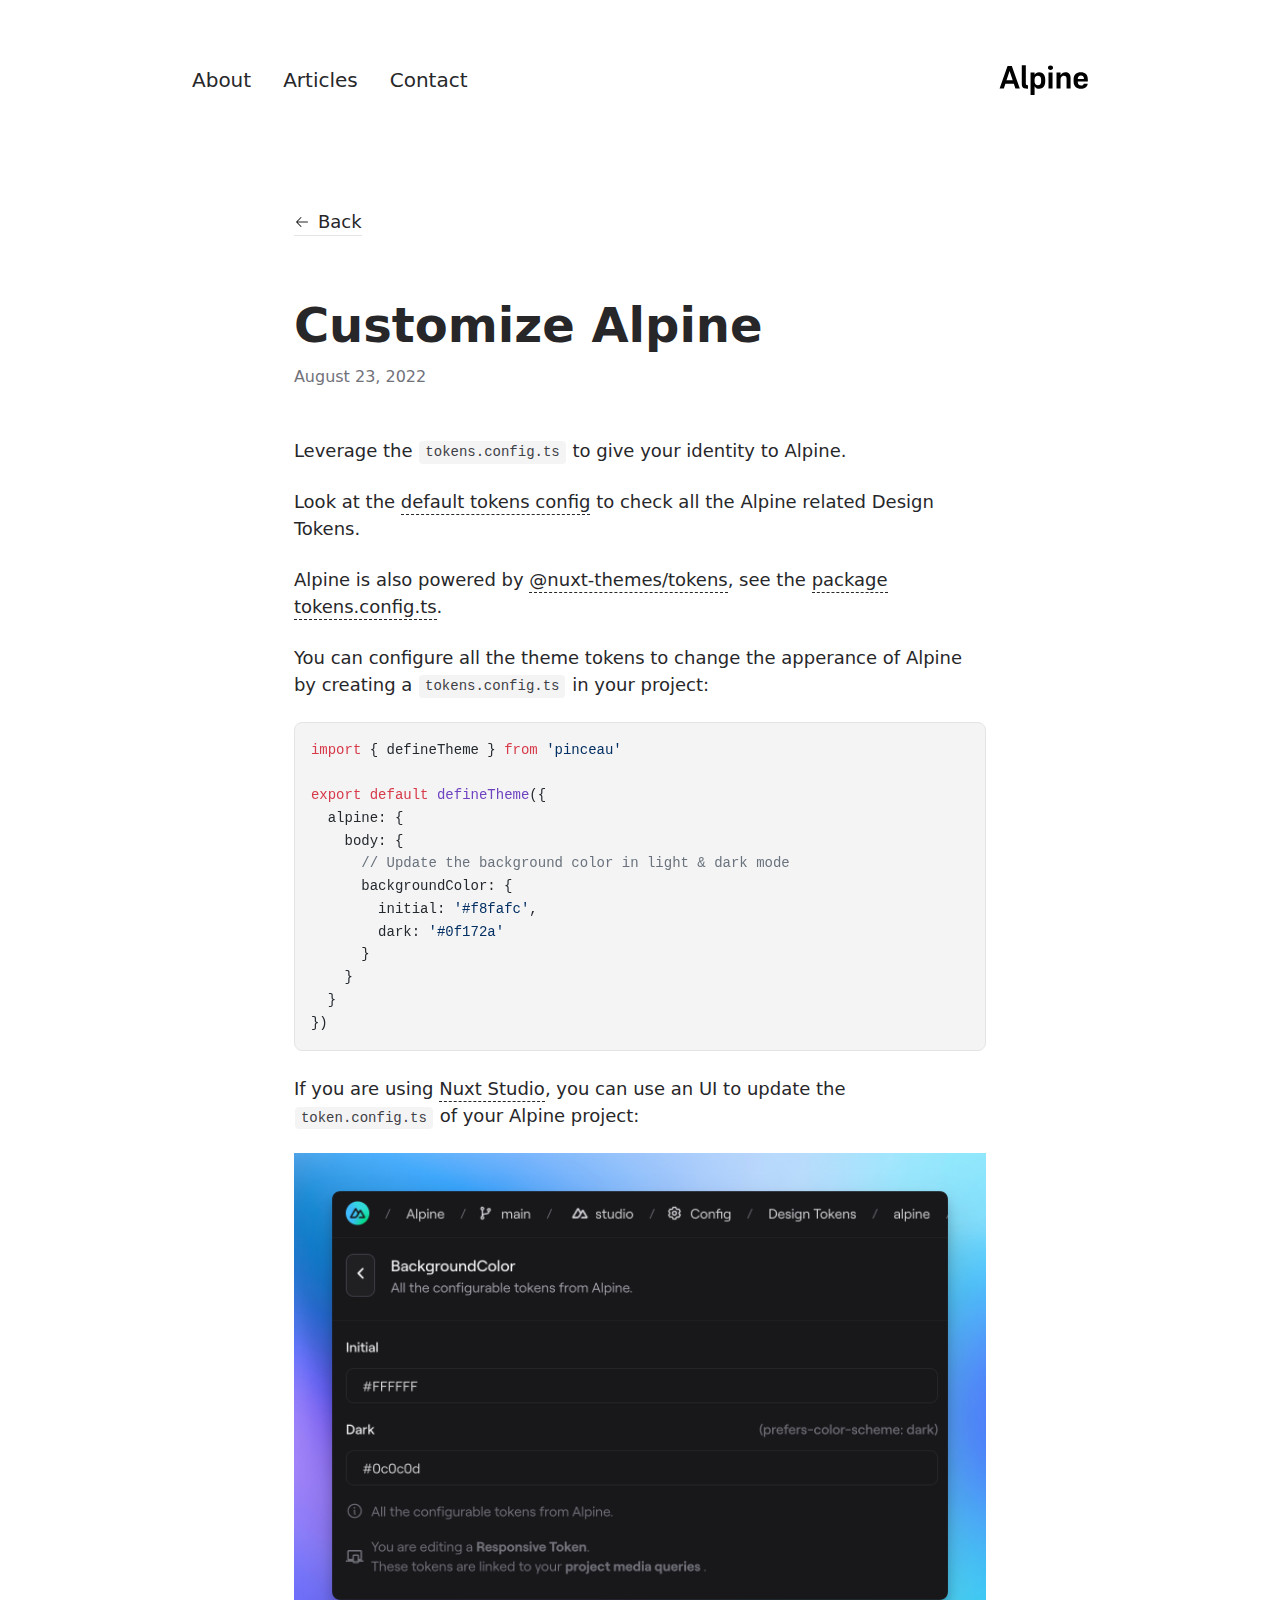
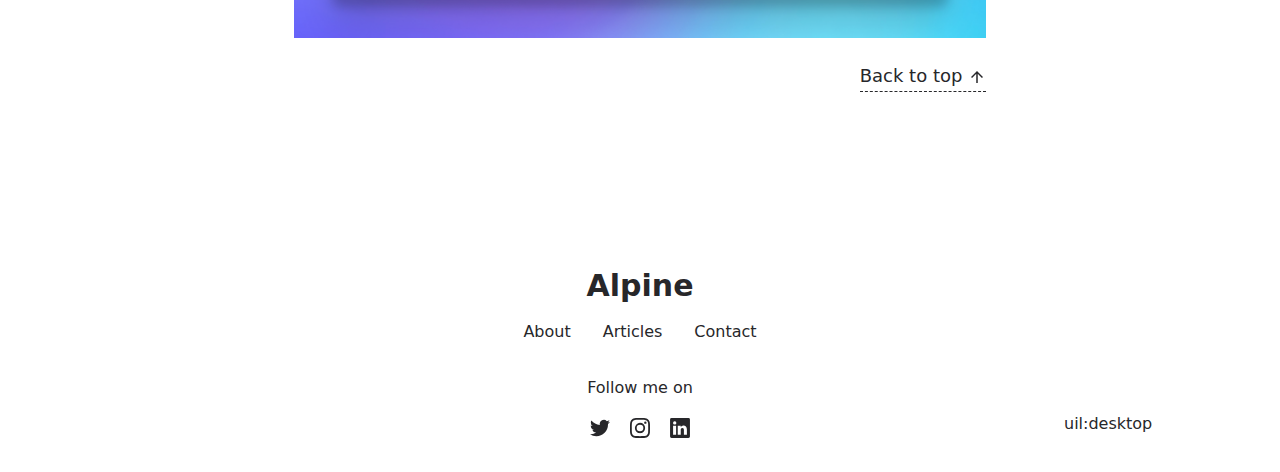
<file: articles/design-tokens/index.html>
<!DOCTYPE html><html lang="en"><head><meta charset="utf-8">
<meta name="viewport" content="width=device-width, initial-scale=1">
<title>Customize Alpine</title>
<meta name="twitter:card" content="summary_large_image">
<meta property="og:image:width" content="400">
<meta property="og:image:height" content="300">
<meta property="og:image:alt" content="An image showcasing my project.">
<meta property="og:title" content="Customize Alpine">
<meta name="description" content="Leverage the tokens.config.ts to give your identity to Alpine.">
<meta property="og:description" content="Leverage the tokens.config.ts to give your identity to Alpine.">
<meta property="og:image" content="/articles/design-tokens.webp">
<link rel="preload" as="fetch" crossorigin="anonymous" href="/articles/design-tokens/_payload.json">
<link rel="stylesheet" href="/_nuxt/entry.BPGrFJUf.css">
<link rel="stylesheet" href="/_nuxt/DocumentDrivenNotFound.DNu04Dg9.css">
<link rel="stylesheet" href="/_nuxt/article.DMbk2RkZ.css">
<link rel="stylesheet" href="/_nuxt/ProseA.BeqxOOlC.css">
<link rel="stylesheet" href="/_nuxt/ProseH1.CsaTAanb.css">
<link rel="stylesheet" href="/_nuxt/ProseP.DBgMplgr.css">
<link rel="stylesheet" href="/_nuxt/ProseCodeInline.DhYQ212v.css">
<link rel="stylesheet" href="/_nuxt/ProsePre.CchFRBtv.css">
<link rel="stylesheet" href="/_nuxt/ProseCode.CZqBTw6W.css">
<link rel="stylesheet" href="/_nuxt/ProseImg.Dcc5FWNp.css">
<link rel="modulepreload" as="script" crossorigin href="/_nuxt/entry.CXXirWaC.js">
<link rel="modulepreload" as="script" crossorigin href="/_nuxt/NuxtImg.CdxFRoPh.js">
<link rel="modulepreload" as="script" crossorigin href="/_nuxt/document-driven.BXRsiGA8.js">
<link rel="modulepreload" as="script" crossorigin href="/_nuxt/DocumentDrivenEmpty.DB0iBtOd.js">
<link rel="modulepreload" as="script" crossorigin href="/_nuxt/ContentRenderer.dZ2gLQB3.js">
<link rel="modulepreload" as="script" crossorigin href="/_nuxt/ContentRendererMarkdown.vue.2Sf9xq5J.js">
<link rel="modulepreload" as="script" crossorigin href="/_nuxt/DocumentDrivenNotFound.Dp2L6Y8U.js">
<link rel="modulepreload" as="script" crossorigin href="/_nuxt/article.cQa6Eh3p.js">
<link rel="modulepreload" as="script" crossorigin href="/_nuxt/ProseA.xij5fUM9.js">
<link rel="modulepreload" as="script" crossorigin href="/_nuxt/date.BcWussCh.js">
<link rel="modulepreload" as="script" crossorigin href="/_nuxt/ContentRendererMarkdown.DzBcNOmS.js">
<link rel="modulepreload" as="script" crossorigin href="/_nuxt/ProseH1.Dgg_4940.js">
<link rel="modulepreload" as="script" crossorigin href="/_nuxt/ProseP.BrQKpj32.js">
<link rel="modulepreload" as="script" crossorigin href="/_nuxt/ProseCodeInline.BhLabPOX.js">
<link rel="modulepreload" as="script" crossorigin href="/_nuxt/ProsePre.msR3MIB2.js">
<link rel="modulepreload" as="script" crossorigin href="/_nuxt/ProseCode.DQy7ftSJ.js">
<link rel="modulepreload" as="script" crossorigin href="/_nuxt/ProseImg.YcohdRb3.js">
<link rel="prefetch" as="script" crossorigin href="/_nuxt/default.CHFfxy1d.js">
<link rel="prefetch" as="script" crossorigin href="/_nuxt/page.C9xVTCZr.js">
<link rel="prefetch" as="script" crossorigin href="/_nuxt/client-db.BzZ0_b0n.js">
<link rel="prefetch" as="style" href="/_nuxt/useStudio.Dm9_K55E.css">
<link rel="prefetch" as="script" crossorigin href="/_nuxt/useStudio.DibA0a4k.js">
<link rel="prefetch" as="style" href="/_nuxt/error-404.D8uONj7L.css">
<link rel="prefetch" as="script" crossorigin href="/_nuxt/error-404.CaLPnNFd.js">
<link rel="prefetch" as="style" href="/_nuxt/error-500.p7T9h8Pv.css">
<link rel="prefetch" as="script" crossorigin href="/_nuxt/error-500.CGzu0vu6.js">
<script type="module" src="/_nuxt/entry.CXXirWaC.js" crossorigin></script><style id="pinceau-runtime-hydratable">@media{.phy[--]{--puid:pnq2W7-v;}.pv-og00XQ{max-width:var(--elements-container-maxWidth);padding-left:var(--elements-container-padding-mobile);padding-right:var(--elements-container-padding-mobile);}@media (min-width: 475px){.pv-og00XQ{padding-left:var(--elements-container-padding-xs);padding-right:var(--elements-container-padding-xs);}}@media (min-width: 640px){.pv-og00XQ{padding-left:var(--elements-container-padding-sm);padding-right:var(--elements-container-padding-sm);}}@media (min-width: 768px){.pv-og00XQ{padding-left:var(--elements-container-padding-md);padding-right:var(--elements-container-padding-md);}}} </style><style id="pinceau-theme">@media { :root {--pinceau-mq: initial; --alpine-readableLine: 68ch;--alpine-backdrop-backgroundColor: #f4f4f5b3;--prose-code-inline-padding: 0.2rem 0.375rem 0.2rem 0.375rem;--prose-code-block-backdropFilter: contrast(1);--prose-code-block-border-style: solid;--prose-code-block-border-width: 1px;--prose-tbody-tr-borderBottom-style: dashed;--prose-tbody-tr-borderBottom-width: 1px;--prose-th-textAlign: inherit;--prose-thead-borderBottom-style: solid;--prose-thead-borderBottom-width: 1px;--prose-thead-border-style: solid;--prose-thead-border-width: 0px;--prose-table-textAlign: start;--prose-hr-width: 1px;--prose-hr-style: solid;--prose-li-listStylePosition: outside;--prose-ol-li-markerColor: currentColor;--prose-ol-paddingInlineStart: 21px;--prose-ol-listStyleType: decimal;--prose-ul-li-markerColor: currentColor;--prose-ul-paddingInlineStart: 21px;--prose-ul-listStyleType: disc;--prose-blockquote-border-style: solid;--prose-blockquote-border-width: 4px;--prose-blockquote-quotes: '201C' '201D' '2018' '2019';--prose-blockquote-paddingInlineStart: 24px;--prose-a-code-color-hover: currentColor;--prose-a-code-color-static: currentColor;--prose-a-hasCode-borderBottom: none;--prose-a-border-distance: 2px;--prose-a-border-color-hover: currentColor;--prose-a-border-color-static: currentColor;--prose-a-border-style-hover: solid;--prose-a-border-style-static: dashed;--prose-a-border-width: 1px;--prose-a-color-static: inherit;--prose-a-textDecoration: none;--prose-h6-margin: 3rem 0 2rem;--prose-h5-margin: 3rem 0 2rem;--prose-h4-margin: 3rem 0 2rem;--prose-h3-margin: 3rem 0 2rem;--prose-h2-margin: 3rem 0 2rem;--prose-h1-margin: 0 0 2rem;--prose-p-fontSize: 18px;--typography-lead-loose: 2;--typography-lead-relaxed: 1.625;--typography-lead-normal: 1.5;--typography-lead-snug: 1.375;--typography-lead-tight: 1.25;--typography-lead-none: 1;--typography-lead-10: 2.5rem;--typography-lead-9: 2.25rem;--typography-lead-8: 2rem;--typography-lead-7: 1.75rem;--typography-lead-6: 1.5rem;--typography-lead-5: 1.25rem;--typography-lead-4: 1rem;--typography-lead-3: .75rem;--typography-lead-2: .5rem;--typography-lead-1: .025rem;--typography-fontWeight-black: 900;--typography-fontWeight-extrabold: 800;--typography-fontWeight-bold: 700;--typography-fontWeight-semibold: 600;--typography-fontWeight-medium: 500;--typography-fontWeight-normal: 400;--typography-fontWeight-light: 300;--typography-fontWeight-extralight: 200;--typography-fontWeight-thin: 100;--typography-fontSize-9xl: 128px;--typography-fontSize-8xl: 96px;--typography-fontSize-7xl: 72px;--typography-fontSize-6xl: 60px;--typography-fontSize-5xl: 48px;--typography-fontSize-4xl: 36px;--typography-fontSize-3xl: 30px;--typography-fontSize-2xl: 24px;--typography-fontSize-xl: 20px;--typography-fontSize-lg: 18px;--typography-fontSize-base: 16px;--typography-fontSize-sm: 14px;--typography-fontSize-xs: 12px;--typography-letterSpacing-wide: 0.025em;--typography-letterSpacing-tight: -0.025em;--typography-verticalMargin-base: 24px;--typography-verticalMargin-sm: 16px;--elements-border-secondary-hover: [object Object];--elements-backdrop-background: #fffc;--elements-backdrop-filter: saturate(200%) blur(20px);--elements-container-maxWidth: 64rem;--lead-loose: 2;--lead-relaxed: 1.625;--lead-normal: 1.5;--lead-snug: 1.375;--lead-tight: 1.25;--lead-none: 1;--lead-10: 2.5rem;--lead-9: 2.25rem;--lead-8: 2rem;--lead-7: 1.75rem;--lead-6: 1.5rem;--lead-5: 1.25rem;--lead-4: 1rem;--lead-3: .75rem;--lead-2: .5rem;--lead-1: .025rem;--letterSpacing-widest: 0.1em;--letterSpacing-wider: 0.05em;--letterSpacing-wide: 0.025em;--letterSpacing-normal: 0em;--letterSpacing-tight: -0.025em;--letterSpacing-tighter: -0.05em;--fontSize-9xl: 8rem;--fontSize-8xl: 6rem;--fontSize-7xl: 4.5rem;--fontSize-6xl: 3.75rem;--fontSize-5xl: 3rem;--fontSize-4xl: 2.25rem;--fontSize-3xl: 1.875rem;--fontSize-2xl: 1.5rem;--fontSize-xl: 1.25rem;--fontSize-lg: 1.125rem;--fontSize-base: 1rem;--fontSize-sm: 0.875rem;--fontSize-xs: 0.75rem;--fontWeight-black: 900;--fontWeight-extrabold: 800;--fontWeight-bold: 700;--fontWeight-semibold: 600;--fontWeight-medium: 500;--fontWeight-normal: 400;--fontWeight-light: 300;--fontWeight-extralight: 200;--fontWeight-thin: 100;--font-mono: ui-monospace, SFMono-Regular, Menlo, Monaco, Consolas, Liberation Mono, Courier New, monospace;--font-serif: ui-serif, Georgia, Cambria, Times New Roman, Times, serif;--font-sans: ui-sans-serif, system-ui, -apple-system, BlinkMacSystemFont, Segoe UI, Roboto, Helvetica Neue, Arial, Noto Sans, sans-serif, Apple Color Emoji, Segoe UI Emoji, Segoe UI Symbol, Noto Color Emoji;--opacity-total: 1;--opacity-high: 0.8;--opacity-medium: 0.5;--opacity-soft: 0.3;--opacity-light: 0.15;--opacity-bright: 0.1;--opacity-noOpacity: 0;--borderWidth-lg: 3px;--borderWidth-md: 2px;--borderWidth-sm: 1px;--borderWidth-noBorder: 0;--space-rem-875: 0.875rem;--space-rem-625: 0.625rem;--space-rem-375: 0.375rem;--space-rem-125: 0.125rem;--space-px: 1px;--space-128: 32rem;--space-96: 24rem;--space-80: 20rem;--space-72: 18rem;--space-64: 16rem;--space-60: 15rem;--space-56: 14rem;--space-52: 13rem;--space-48: 12rem;--space-44: 11rem;--space-40: 10rem;--space-36: 9rem;--space-32: 8rem;--space-28: 7rem;--space-24: 6rem;--space-20: 5rem;--space-16: 4rem;--space-14: 3.5rem;--space-12: 3rem;--space-11: 2.75rem;--space-10: 2.5rem;--space-9: 2.25rem;--space-8: 2rem;--space-7: 1.75rem;--space-6: 1.5rem;--space-5: 1.25rem;--space-4: 1rem;--space-3: 0.75rem;--space-2: 0.5rem;--space-1: 0.25rem;--space-0: 0px;--size-full: 100%;--size-7xl: 80rem;--size-6xl: 72rem;--size-5xl: 64rem;--size-4xl: 56rem;--size-3xl: 48rem;--size-2xl: 42rem;--size-xl: 36rem;--size-lg: 32rem;--size-md: 28rem;--size-sm: 24rem;--size-xs: 20rem;--size-200: 200px;--size-104: 104px;--size-80: 80px;--size-64: 64px;--size-56: 56px;--size-48: 48px;--size-40: 40px;--size-32: 32px;--size-24: 24px;--size-20: 20px;--size-16: 16px;--size-12: 12px;--size-8: 8px;--size-6: 6px;--size-4: 4px;--size-2: 2px;--size-0: 0px;--radii-full: 9999px;--radii-3xl: 1.75rem;--radii-2xl: 1.5rem;--radii-xl: 1rem;--radii-lg: 0.75rem;--radii-md: 0.5rem;--radii-sm: 0.375rem;--radii-xs: 0.25rem;--radii-2xs: 0.125rem;--radii-none: 0px;--shadow-none: 0px 0px 0px 0px transparent;--shadow-lg: 0px 10px 15px -3px #000000, 0px 4px 6px -4px #000000;--shadow-md: 0px 4px 6px -1px #000000, 0px 2px 4px -2px #000000;--shadow-sm: 0px 1px 3px 0px #000000, 0px 1px 2px -1px #000000;--shadow-xs: 0px 1px 2px 0px #000000;--height-screen: 100vh;--width-screen: 100vw;--color-primary-900: #002e38;--color-primary-800: #005c70;--color-primary-700: #008aa9;--color-primary-600: #00b9e1;--color-primary-500: #1ad6ff;--color-primary-400: #40ddff;--color-primary-300: #66e4ff;--color-primary-200: #8deaff;--color-primary-100: #b3f1ff;--color-primary-50: #d9f8ff;--color-ruby-900: #380011;--color-ruby-800: #700021;--color-ruby-700: #a90032;--color-ruby-600: #e10043;--color-ruby-500: #ff1a5e;--color-ruby-400: #ff4079;--color-ruby-300: #ff6694;--color-ruby-200: #ff8dae;--color-ruby-100: #ffb3c9;--color-ruby-50: #ffd9e4;--color-pink-900: #380025;--color-pink-800: #70004b;--color-pink-700: #a90070;--color-pink-600: #e10095;--color-pink-500: #ff1ab2;--color-pink-400: #ff40bf;--color-pink-300: #ff66cc;--color-pink-200: #ff8dd8;--color-pink-100: #ffb3e5;--color-pink-50: #ffd9f2;--color-purple-900: #190038;--color-purple-800: #330070;--color-purple-700: #4c00a9;--color-purple-600: #6500e1;--color-purple-500: #811aff;--color-purple-400: #9640ff;--color-purple-300: #ab66ff;--color-purple-200: #c08dff;--color-purple-100: #d5b3ff;--color-purple-50: #ead9ff;--color-royalblue-900: #0b0531;--color-royalblue-800: #160a62;--color-royalblue-700: #211093;--color-royalblue-600: #2c15c4;--color-royalblue-500: #4127e8;--color-royalblue-400: #614bec;--color-royalblue-300: #806ff0;--color-royalblue-200: #a093f3;--color-royalblue-100: #c0b7f7;--color-royalblue-50: #dfdbfb;--color-indigoblue-900: #001238;--color-indigoblue-800: #002370;--color-indigoblue-700: #0035a9;--color-indigoblue-600: #0047e1;--color-indigoblue-500: #1a62ff;--color-indigoblue-400: #407cff;--color-indigoblue-300: #6696ff;--color-indigoblue-200: #8db0ff;--color-indigoblue-100: #b3cbff;--color-indigoblue-50: #d9e5ff;--color-blue-900: #002438;--color-blue-800: #004870;--color-blue-700: #006ca9;--color-blue-600: #0090e1;--color-blue-500: #1aadff;--color-blue-400: #40bbff;--color-blue-300: #66c8ff;--color-blue-200: #8dd6ff;--color-blue-100: #b3e4ff;--color-blue-50: #d9f1ff;--color-lightblue-900: #002e38;--color-lightblue-800: #005c70;--color-lightblue-700: #008aa9;--color-lightblue-600: #00b9e1;--color-lightblue-500: #1ad6ff;--color-lightblue-400: #40ddff;--color-lightblue-300: #66e4ff;--color-lightblue-200: #8deaff;--color-lightblue-100: #b3f1ff;--color-lightblue-50: #d9f8ff;--color-teal-900: #062a28;--color-teal-800: #0b544f;--color-teal-700: #117d77;--color-teal-600: #16a79e;--color-teal-500: #1cd1c6;--color-teal-400: #36e4da;--color-teal-300: #5fe9e1;--color-teal-200: #87efe9;--color-teal-100: #aff4f0;--color-teal-50: #d7faf8;--color-pear-900: #2a2b09;--color-pear-800: #545512;--color-pear-700: #7e801b;--color-pear-600: #a8aa24;--color-pear-500: #d0d32f;--color-pear-400: #d8da52;--color-pear-300: #e0e274;--color-pear-200: #e8e997;--color-pear-100: #eff0ba;--color-pear-50: #f7f8dc;--color-red-900: #380300;--color-red-800: #700700;--color-red-700: #a90a00;--color-red-600: #e10e00;--color-red-500: #ff281a;--color-red-400: #ff4c40;--color-red-300: #ff7066;--color-red-200: #ff948d;--color-red-100: #ffb7b3;--color-red-50: #ffdbd9;--color-orange-900: #381800;--color-orange-800: #702f00;--color-orange-700: #a94700;--color-orange-600: #e15e00;--color-orange-500: #ff7a1a;--color-orange-400: #ff9040;--color-orange-300: #ffa666;--color-orange-200: #ffbd8d;--color-orange-100: #ffd3b3;--color-orange-50: #ffe9d9;--color-yellow-900: #362b03;--color-yellow-800: #6d5605;--color-yellow-700: #a38108;--color-yellow-600: #daac0a;--color-yellow-500: #f5c828;--color-yellow-400: #f7d14c;--color-yellow-300: #f8da70;--color-yellow-200: #fae393;--color-yellow-100: #fcedb7;--color-yellow-50: #fdf6db;--color-green-900: #003f25;--color-green-800: #005e38;--color-green-700: #007e4a;--color-green-600: #009d5d;--color-green-500: #00bd6f;--color-green-400: #00dc82;--color-green-300: #30ffaa;--color-green-200: #83ffcc;--color-green-100: #acffdd;--color-green-50: #d6ffee;--color-gray-900: #18181B;--color-gray-800: #27272A;--color-gray-700: #3f3f46;--color-gray-600: #52525B;--color-gray-500: #71717A;--color-gray-400: #a1a1aa;--color-gray-300: #D4d4d8;--color-gray-200: #e4e4e7;--color-gray-100: #f4f4f5;--color-gray-50: #fafafa;--color-black: #0c0c0d;--color-white: #FFFFFF;--media-portrait: only screen and (orientation: portrait);--media-landscape: only screen and (orientation: landscape);--media-rm: (prefers-reduced-motion: reduce);--media-2xl: (min-width: 1536px);--media-xl: (min-width: 1280px);--media-lg: (min-width: 1024px);--media-md: (min-width: 768px);--media-sm: (min-width: 640px);--media-xs: (min-width: 475px);--alpine-body-color: var(--color-gray-800);--alpine-body-backgroundColor: var(--color-white);--prose-code-inline-fontWeight: var(--typography-fontWeight-normal);--prose-code-inline-fontSize: var(--typography-fontSize-sm);--prose-code-inline-borderRadius: var(--radii-xs);--prose-code-block-pre-padding: var(--typography-verticalMargin-sm);--prose-code-block-margin: var(--typography-verticalMargin-base) 0;--prose-code-block-fontSize: var(--typography-fontSize-sm);--prose-tbody-code-inline-fontSize: var(--typography-fontSize-sm);--prose-tbody-td-padding: var(--typography-verticalMargin-sm);--prose-th-fontWeight: var(--typography-fontWeight-semibold);--prose-th-padding: 0 var(--typography-verticalMargin-sm) var(--typography-verticalMargin-sm) var(--typography-verticalMargin-sm);--prose-table-lineHeight: var(--typography-lead-6);--prose-table-fontSize: var(--typography-fontSize-sm);--prose-table-margin: var(--typography-verticalMargin-base) 0;--prose-hr-margin: var(--typography-verticalMargin-base) 0;--prose-li-margin: var(--typography-verticalMargin-sm) 0;--prose-ol-margin: var(--typography-verticalMargin-base) 0;--prose-ul-margin: var(--typography-verticalMargin-base) 0;--prose-blockquote-margin: var(--typography-verticalMargin-base) 0;--prose-a-code-border-style: var(--prose-a-border-style-static);--prose-a-code-border-width: var(--prose-a-border-width);--prose-a-fontWeight: var(--typography-fontWeight-medium);--prose-img-margin: var(--typography-verticalMargin-base) 0;--prose-strong-fontWeight: var(--typography-fontWeight-semibold);--prose-h6-iconSize: var(--typography-fontSize-base);--prose-h6-fontWeight: var(--typography-fontWeight-semibold);--prose-h6-lineHeight: var(--typography-lead-normal);--prose-h6-fontSize: var(--typography-fontSize-lg);--prose-h5-iconSize: var(--typography-fontSize-lg);--prose-h5-fontWeight: var(--typography-fontWeight-semibold);--prose-h5-lineHeight: var(--typography-lead-snug);--prose-h5-fontSize: var(--typography-fontSize-xl);--prose-h4-iconSize: var(--typography-fontSize-lg);--prose-h4-letterSpacing: var(--typography-letterSpacing-tight);--prose-h4-fontWeight: var(--typography-fontWeight-semibold);--prose-h4-lineHeight: var(--typography-lead-snug);--prose-h4-fontSize: var(--typography-fontSize-2xl);--prose-h3-iconSize: var(--typography-fontSize-xl);--prose-h3-letterSpacing: var(--typography-letterSpacing-tight);--prose-h3-fontWeight: var(--typography-fontWeight-semibold);--prose-h3-lineHeight: var(--typography-lead-snug);--prose-h3-fontSize: var(--typography-fontSize-3xl);--prose-h2-iconSize: var(--typography-fontSize-2xl);--prose-h2-letterSpacing: var(--typography-letterSpacing-tight);--prose-h2-fontWeight: var(--typography-fontWeight-semibold);--prose-h2-lineHeight: var(--typography-lead-tight);--prose-h2-fontSize: var(--typography-fontSize-4xl);--prose-h1-iconSize: var(--typography-fontSize-3xl);--prose-h1-letterSpacing: var(--typography-letterSpacing-tight);--prose-h1-fontWeight: var(--typography-fontWeight-bold);--prose-h1-lineHeight: var(--typography-lead-tight);--prose-h1-fontSize: var(--typography-fontSize-5xl);--prose-p-br-margin: var(--typography-verticalMargin-base) 0 0 0;--prose-p-margin: var(--typography-verticalMargin-base) 0;--prose-p-lineHeight: var(--typography-lead-normal);--typography-color-primary-900: var(--color-primary-900);--typography-color-primary-800: var(--color-primary-800);--typography-color-primary-700: var(--color-primary-700);--typography-color-primary-600: var(--color-primary-600);--typography-color-primary-500: var(--color-primary-500);--typography-color-primary-400: var(--color-primary-400);--typography-color-primary-300: var(--color-primary-300);--typography-color-primary-200: var(--color-primary-200);--typography-color-primary-100: var(--color-primary-100);--typography-color-primary-50: var(--color-primary-50);--typography-font-code: var(--font-mono);--typography-font-body: var(--font-sans);--typography-font-display: var(--font-sans);--typography-body-backgroundColor: var(--color-white);--typography-body-color: var(--color-black);--elements-state-danger-borderColor-secondary: var(--color-red-200);--elements-state-danger-borderColor-primary: var(--color-red-100);--elements-state-danger-backgroundColor-secondary: var(--color-red-100);--elements-state-danger-backgroundColor-primary: var(--color-red-50);--elements-state-danger-color-secondary: var(--color-red-600);--elements-state-danger-color-primary: var(--color-red-500);--elements-state-warning-borderColor-secondary: var(--color-yellow-200);--elements-state-warning-borderColor-primary: var(--color-yellow-100);--elements-state-warning-backgroundColor-secondary: var(--color-yellow-100);--elements-state-warning-backgroundColor-primary: var(--color-yellow-50);--elements-state-warning-color-secondary: var(--color-yellow-700);--elements-state-warning-color-primary: var(--color-yellow-600);--elements-state-success-borderColor-secondary: var(--color-green-200);--elements-state-success-borderColor-primary: var(--color-green-100);--elements-state-success-backgroundColor-secondary: var(--color-green-100);--elements-state-success-backgroundColor-primary: var(--color-green-50);--elements-state-success-color-secondary: var(--color-green-600);--elements-state-success-color-primary: var(--color-green-500);--elements-state-info-borderColor-secondary: var(--color-blue-200);--elements-state-info-borderColor-primary: var(--color-blue-100);--elements-state-info-backgroundColor-secondary: var(--color-blue-100);--elements-state-info-backgroundColor-primary: var(--color-blue-50);--elements-state-info-color-secondary: var(--color-blue-600);--elements-state-info-color-primary: var(--color-blue-500);--elements-state-primary-borderColor-secondary: var(--color-primary-200);--elements-state-primary-borderColor-primary: var(--color-primary-100);--elements-state-primary-backgroundColor-secondary: var(--color-primary-100);--elements-state-primary-backgroundColor-primary: var(--color-primary-50);--elements-state-primary-color-secondary: var(--color-primary-700);--elements-state-primary-color-primary: var(--color-primary-600);--elements-surface-secondary-backgroundColor: var(--color-gray-200);--elements-surface-primary-backgroundColor: var(--color-gray-100);--elements-surface-background-base: var(--color-gray-100);--elements-border-secondary-static: var(--color-gray-200);--elements-border-primary-hover: var(--color-gray-200);--elements-border-primary-static: var(--color-gray-100);--elements-container-padding-md: var(--space-16);--elements-container-padding-sm: var(--space-12);--elements-container-padding-xs: var(--space-8);--elements-container-padding-mobile: var(--space-6);--elements-text-secondary-color-hover: var(--color-gray-700);--elements-text-secondary-color-static: var(--color-gray-500);--elements-text-primary-color-static: var(--color-gray-900);--text-6xl-lineHeight: var(--lead-none);--text-6xl-fontSize: var(--fontSize-6xl);--text-5xl-lineHeight: var(--lead-none);--text-5xl-fontSize: var(--fontSize-5xl);--text-4xl-lineHeight: var(--lead-10);--text-4xl-fontSize: var(--fontSize-4xl);--text-3xl-lineHeight: var(--lead-9);--text-3xl-fontSize: var(--fontSize-3xl);--text-2xl-lineHeight: var(--lead-8);--text-2xl-fontSize: var(--fontSize-2xl);--text-xl-lineHeight: var(--lead-7);--text-xl-fontSize: var(--fontSize-xl);--text-lg-lineHeight: var(--lead-7);--text-lg-fontSize: var(--fontSize-lg);--text-base-lineHeight: var(--lead-6);--text-base-fontSize: var(--fontSize-base);--text-sm-lineHeight: var(--lead-5);--text-sm-fontSize: var(--fontSize-sm);--text-xs-lineHeight: var(--lead-4);--text-xs-fontSize: var(--fontSize-xs);--shadow-2xl: 0px 25px 50px -12px var(--color-gray-900);--shadow-xl: 0px 20px 25px -5px var(--color-gray-400), 0px 8px 10px -6px #000000;--color-secondary-900: var(--color-gray-900);--color-secondary-800: var(--color-gray-800);--color-secondary-700: var(--color-gray-700);--color-secondary-600: var(--color-gray-600);--color-secondary-500: var(--color-gray-500);--color-secondary-400: var(--color-gray-400);--color-secondary-300: var(--color-gray-300);--color-secondary-200: var(--color-gray-200);--color-secondary-100: var(--color-gray-100);--color-secondary-50: var(--color-gray-50);--prose-a-code-background-hover: var(--typography-color-primary-50);--prose-a-code-border-color-hover: var(--typography-color-primary-500);--prose-a-color-hover: var(--typography-color-primary-500);--typography-color-secondary-900: var(--color-secondary-900);--typography-color-secondary-800: var(--color-secondary-800);--typography-color-secondary-700: var(--color-secondary-700);--typography-color-secondary-600: var(--color-secondary-600);--typography-color-secondary-500: var(--color-secondary-500);--typography-color-secondary-400: var(--color-secondary-400);--typography-color-secondary-300: var(--color-secondary-300);--typography-color-secondary-200: var(--color-secondary-200);--typography-color-secondary-100: var(--color-secondary-100);--typography-color-secondary-50: var(--color-secondary-50);--prose-code-inline-backgroundColor: var(--typography-color-secondary-100);--prose-code-inline-color: var(--typography-color-secondary-700);--prose-code-block-backgroundColor: var(--typography-color-secondary-100);--prose-code-block-color: var(--typography-color-secondary-700);--prose-code-block-border-color: var(--typography-color-secondary-200);--prose-tbody-tr-borderBottom-color: var(--typography-color-secondary-200);--prose-th-color: var(--typography-color-secondary-600);--prose-thead-borderBottom-color: var(--typography-color-secondary-200);--prose-thead-border-color: var(--typography-color-secondary-300);--prose-hr-color: var(--typography-color-secondary-200);--prose-blockquote-border-color: var(--typography-color-secondary-200);--prose-blockquote-color: var(--typography-color-secondary-500);--prose-a-code-border-color-static: var(--typography-color-secondary-400); } }@media { :root.dark {--pinceau-mq: dark; --alpine-backdrop-backgroundColor: #18181bb3;--prose-code-block-backdropFilter: contrast(1);--prose-ol-li-markerColor: currentColor;--prose-ul-li-markerColor: currentColor;--prose-a-code-color-hover: currentColor;--prose-a-code-color-static: currentColor;--prose-a-border-color-hover: currentColor;--prose-a-border-color-static: currentColor;--prose-a-color-static: inherit;--elements-backdrop-background: #0c0d0ccc;--alpine-body-color: var(--color-gray-200);--alpine-body-backgroundColor: var(--color-black);--typography-body-backgroundColor: var(--color-black);--typography-body-color: var(--color-white);--elements-state-danger-borderColor-secondary: var(--color-red-700);--elements-state-danger-borderColor-primary: var(--color-red-800);--elements-state-danger-backgroundColor-secondary: var(--color-red-800);--elements-state-danger-backgroundColor-primary: var(--color-red-900);--elements-state-danger-color-secondary: var(--color-red-200);--elements-state-danger-color-primary: var(--color-red-300);--elements-state-warning-borderColor-secondary: var(--color-yellow-700);--elements-state-warning-borderColor-primary: var(--color-yellow-800);--elements-state-warning-backgroundColor-secondary: var(--color-yellow-800);--elements-state-warning-backgroundColor-primary: var(--color-yellow-900);--elements-state-warning-color-secondary: var(--color-yellow-200);--elements-state-warning-color-primary: var(--color-yellow-400);--elements-state-success-borderColor-secondary: var(--color-green-700);--elements-state-success-borderColor-primary: var(--color-green-800);--elements-state-success-backgroundColor-secondary: var(--color-green-800);--elements-state-success-backgroundColor-primary: var(--color-green-900);--elements-state-success-color-secondary: var(--color-green-200);--elements-state-success-color-primary: var(--color-green-400);--elements-state-info-borderColor-secondary: var(--color-blue-700);--elements-state-info-borderColor-primary: var(--color-blue-800);--elements-state-info-backgroundColor-secondary: var(--color-blue-800);--elements-state-info-backgroundColor-primary: var(--color-blue-900);--elements-state-info-color-secondary: var(--color-blue-200);--elements-state-info-color-primary: var(--color-blue-400);--elements-state-primary-borderColor-secondary: var(--color-primary-700);--elements-state-primary-borderColor-primary: var(--color-primary-800);--elements-state-primary-backgroundColor-secondary: var(--color-primary-800);--elements-state-primary-backgroundColor-primary: var(--color-primary-900);--elements-state-primary-color-secondary: var(--color-primary-200);--elements-state-primary-color-primary: var(--color-primary-400);--elements-surface-secondary-backgroundColor: var(--color-gray-800);--elements-surface-primary-backgroundColor: var(--color-gray-900);--elements-surface-background-base: var(--color-gray-900);--elements-border-secondary-static: var(--color-gray-800);--elements-border-primary-hover: var(--color-gray-800);--elements-border-primary-static: var(--color-gray-900);--elements-text-secondary-color-hover: var(--color-gray-200);--elements-text-secondary-color-static: var(--color-gray-400);--elements-text-primary-color-static: var(--color-gray-50);--prose-a-code-background-hover: var(--typography-color-primary-900);--prose-a-code-border-color-hover: var(--typography-color-primary-600);--prose-a-color-hover: var(--typography-color-primary-400);--prose-code-inline-backgroundColor: var(--typography-color-secondary-800);--prose-code-inline-color: var(--typography-color-secondary-200);--prose-code-block-backgroundColor: var(--typography-color-secondary-900);--prose-code-block-color: var(--typography-color-secondary-200);--prose-code-block-border-color: var(--typography-color-secondary-800);--prose-tbody-tr-borderBottom-color: var(--typography-color-secondary-800);--prose-th-color: var(--typography-color-secondary-400);--prose-thead-borderBottom-color: var(--typography-color-secondary-800);--prose-thead-border-color: var(--typography-color-secondary-600);--prose-hr-color: var(--typography-color-secondary-800);--prose-blockquote-border-color: var(--typography-color-secondary-700);--prose-blockquote-color: var(--typography-color-secondary-400);--prose-a-code-border-color-static: var(--typography-color-secondary-600); } }</style><script>"use strict";(()=>{const a=window,e=document.documentElement,m=["dark","light"],c=window&&window.localStorage&&window.localStorage.getItem&&window.localStorage.getItem("nuxt-color-mode")||"system";let n=c==="system"?d():c;const l=e.getAttribute("data-color-mode-forced");l&&(n=l),i(n),a["__NUXT_COLOR_MODE__"]={preference:c,value:n,getColorScheme:d,addColorScheme:i,removeColorScheme:f};function i(o){const t=""+o+"",s="";e.classList?e.classList.add(t):e.className+=" "+t,s&&e.setAttribute("data-"+s,o)}function f(o){const t=""+o+"",s="";e.classList?e.classList.remove(t):e.className=e.className.replace(new RegExp(t,"g"),""),s&&e.removeAttribute("data-"+s)}function r(o){return a.matchMedia("(prefers-color-scheme"+o+")")}function d(){if(a.matchMedia&&r("").media!=="not all"){for(const o of m)if(r(":"+o).matches)return o}return"light"}})();
</script></head><body><div id="__nuxt"><div class="container pv-og00XQ pc-pnq2W7 app-layout" data-v-36825fd3 data-v-b14f06ca><!--[--><div class="nuxt-progress" style="width:0%;height:3px;opacity:0;background-size:Infinity% auto;" data-v-36825fd3></div><header class="right" data-v-36825fd3 data-v-bdd37af7><div class="menu" data-v-bdd37af7><button aria-label="Navigation Menu" data-v-bdd37af7><svg width="24" height="24" viewBox="0 0 68 68" fill="currentColor" xmlns="http://www.w3.org/2000/svg" data-v-bdd37af7><path d="M8 34C8 32.1362 8 31.2044 8.30448 30.4693C8.71046 29.4892 9.48915 28.7105 10.4693 28.3045C11.2044 28 12.1362 28 14 28C15.8638 28 16.7956 28 17.5307 28.3045C18.5108 28.7105 19.2895 29.4892 19.6955 30.4693C20 31.2044 20 32.1362 20 34C20 35.8638 20 36.7956 19.6955 37.5307C19.2895 38.5108 18.5108 39.2895 17.5307 39.6955C16.7956 40 15.8638 40 14 40C12.1362 40 11.2044 40 10.4693 39.6955C9.48915 39.2895 8.71046 38.5108 8.30448 37.5307C8 36.7956 8 35.8638 8 34Z" data-v-bdd37af7></path><path d="M28 34C28 32.1362 28 31.2044 28.3045 30.4693C28.7105 29.4892 29.4892 28.7105 30.4693 28.3045C31.2044 28 32.1362 28 34 28C35.8638 28 36.7956 28 37.5307 28.3045C38.5108 28.7105 39.2895 29.4892 39.6955 30.4693C40 31.2044 40 32.1362 40 34C40 35.8638 40 36.7956 39.6955 37.5307C39.2895 38.5108 38.5108 39.2895 37.5307 39.6955C36.7956 40 35.8638 40 34 40C32.1362 40 31.2044 40 30.4693 39.6955C29.4892 39.2895 28.7105 38.5108 28.3045 37.5307C28 36.7956 28 35.8638 28 34Z" data-v-bdd37af7></path><path d="M48 34C48 32.1362 48 31.2044 48.3045 30.4693C48.7105 29.4892 49.4892 28.7105 50.4693 28.3045C51.2044 28 52.1362 28 54 28C55.8638 28 56.7956 28 57.5307 28.3045C58.5108 28.7105 59.2895 29.4892 59.6955 30.4693C60 31.2044 60 32.1362 60 34C60 35.8638 60 36.7956 59.6955 37.5307C59.2895 38.5108 58.5108 39.2895 57.5307 39.6955C56.7956 40 55.8638 40 54 40C52.1362 40 51.2044 40 50.4693 39.6955C49.4892 39.2895 48.7105 38.5108 48.3045 37.5307C48 36.7956 48 35.8638 48 34Z" data-v-bdd37af7></path></svg></button></div><div class="overlay" data-v-bdd37af7><nav data-v-bdd37af7 data-v-c490eb46><ul data-v-c490eb46><!--[--><li data-v-c490eb46><a href="/" class="" data-v-c490eb46><span class="underline-fx" data-v-c490eb46></span> About</a></li><li data-v-c490eb46><a href="/articles" class="" data-v-c490eb46><span class="underline-fx" data-v-c490eb46></span> Articles</a></li><li data-v-c490eb46><a href="/contact" class="" data-v-c490eb46><span class="underline-fx" data-v-c490eb46></span> Contact</a></li><!--]--></ul></nav></div><div class="logo" data-v-bdd37af7><a href="/" class="" data-v-bdd37af7><img src="/logo-dark.svg" class="dark-img" alt="alpine" width="89" height="31" data-v-bdd37af7><img src="/logo.svg" class="light-img" alt="alpine" width="89" height="31" data-v-bdd37af7></a></div><div class="main-nav" data-v-bdd37af7><nav data-v-bdd37af7 data-v-c490eb46><ul data-v-c490eb46><!--[--><li data-v-c490eb46><a href="/" class="" data-v-c490eb46><span class="underline-fx" data-v-c490eb46></span> About</a></li><li data-v-c490eb46><a href="/articles" class="" data-v-c490eb46><span class="underline-fx" data-v-c490eb46></span> Articles</a></li><li data-v-c490eb46><a href="/contact" class="" data-v-c490eb46><span class="underline-fx" data-v-c490eb46></span> Contact</a></li><!--]--></ul></nav></div></header><!--[--><div class="document-driven-page"><article data-v-a0eeee0f><a href="/articles" class="back" data-v-a0eeee0f><svg xmlns="http://www.w3.org/2000/svg" xmlns:xlink="http://www.w3.org/1999/xlink" aria-hidden="true" role="img" class="icon" data-v-a0eeee0f style="" width="1em" height="1em" viewBox="0 0 256 256" data-v-88b84b7e><path fill="currentColor" d="M224 128a8 8 0 0 1-8 8H59.31l58.35 58.34a8 8 0 0 1-11.32 11.32l-72-72a8 8 0 0 1 0-11.32l72-72a8 8 0 0 1 11.32 11.32L59.31 120H216a8 8 0 0 1 8 8"/></svg><span data-v-a0eeee0f> Back </span></a><header data-v-a0eeee0f><h1 class="title" data-v-a0eeee0f>Customize Alpine</h1><time datetime="2022-08-23T00:00:00.000Z" data-v-a0eeee0f>August 23, 2022</time></header><div class="prose" data-v-a0eeee0f><!--[--><div><h1 id="customize-alpine" data-v-15ee1092><a aria-current="page" href="/articles/design-tokens#customize-alpine" class="router-link-active router-link-exact-active" data-v-15ee1092><!--[-->Customize Alpine<!--]--><!----></a></h1><p data-v-ae1f4f41><!--[-->Leverage the <code class="" data-v-c0b988de><!--[-->tokens.config.ts<!--]--></code> to give your identity to Alpine.<!--]--></p><p data-v-ae1f4f41><!--[-->Look at the <a href="https://github.com/nuxt-themes/alpine/blob/main/tokens.config.ts" rel="nofollow" data-v-cfbd86b9><!--[-->default tokens config<!--]--></a> to check all the Alpine related Design Tokens.<!--]--></p><p data-v-ae1f4f41><!--[-->Alpine is also powered by <a href="https://www.npmjs.com/package/@nuxt-themes/tokens" rel="nofollow" data-v-cfbd86b9><!--[-->@nuxt-themes/tokens<!--]--></a>, see the <a href="https://unpkg.com/@nuxt-themes/tokens@latest/dist/tokens.config.ts" rel="nofollow" data-v-cfbd86b9><!--[-->package tokens.config.ts<!--]--></a>.<!--]--></p><p data-v-ae1f4f41><!--[-->You can configure all the theme tokens to change the apperance of Alpine by creating a <code class="" data-v-c0b988de><!--[-->tokens.config.ts<!--]--></code> in your project:<!--]--></p><div class="highlight-ts prose-code" meta data-v-dac9d8e9><!----><!--[--><pre class="language-ts shiki shiki-themes github-light github-dark" style=""><!--[--><code><span class="line" line="1"><span style="--shiki-default:#D73A49;--shiki-dark:#F97583">import</span><span style="--shiki-default:#24292E;--shiki-dark:#E1E4E8"> { defineTheme } </span><span style="--shiki-default:#D73A49;--shiki-dark:#F97583">from</span><span style="--shiki-default:#032F62;--shiki-dark:#9ECBFF"> &#39;pinceau&#39;
</span></span><span class="line" line="2"><span emptylineplaceholder="true">
</span></span><span class="line" line="3"><span style="--shiki-default:#D73A49;--shiki-dark:#F97583">export</span><span style="--shiki-default:#D73A49;--shiki-dark:#F97583"> default</span><span style="--shiki-default:#6F42C1;--shiki-dark:#B392F0"> defineTheme</span><span style="--shiki-default:#24292E;--shiki-dark:#E1E4E8">({
</span></span><span class="line" line="4"><span style="--shiki-default:#24292E;--shiki-dark:#E1E4E8">  alpine: {
</span></span><span class="line" line="5"><span style="--shiki-default:#24292E;--shiki-dark:#E1E4E8">    body: {
</span></span><span class="line" line="6"><span style="--shiki-default:#6A737D;--shiki-dark:#6A737D">      // Update the background color in light &amp; dark mode
</span></span><span class="line" line="7"><span style="--shiki-default:#24292E;--shiki-dark:#E1E4E8">      backgroundColor: {
</span></span><span class="line" line="8"><span style="--shiki-default:#24292E;--shiki-dark:#E1E4E8">        initial: </span><span style="--shiki-default:#032F62;--shiki-dark:#9ECBFF">&#39;#f8fafc&#39;</span><span style="--shiki-default:#24292E;--shiki-dark:#E1E4E8">,
</span></span><span class="line" line="9"><span style="--shiki-default:#24292E;--shiki-dark:#E1E4E8">        dark: </span><span style="--shiki-default:#032F62;--shiki-dark:#9ECBFF">&#39;#0f172a&#39;
</span></span><span class="line" line="10"><span style="--shiki-default:#24292E;--shiki-dark:#E1E4E8">      }
</span></span><span class="line" line="11"><span style="--shiki-default:#24292E;--shiki-dark:#E1E4E8">    }
</span></span><span class="line" line="12"><span style="--shiki-default:#24292E;--shiki-dark:#E1E4E8">  }
</span></span><span class="line" line="13"><span style="--shiki-default:#24292E;--shiki-dark:#E1E4E8">})
</span></span></code><!--]--></pre><!--]--><button class="copy-button" data-v-dac9d8e9 data-v-dd8b8674><span class="sr-only" data-v-dd8b8674>Copy to clipboard</span><span class="icon-wrapper" data-v-dd8b8674><svg xmlns="http://www.w3.org/2000/svg" xmlns:xlink="http://www.w3.org/1999/xlink" aria-hidden="true" role="img" class="icon" data-v-dd8b8674 style="" width="18px" height="18px" viewBox="0 0 256 256" data-v-88b84b7e><path fill="currentColor" d="M216 32H88a8 8 0 0 0-8 8v40H40a8 8 0 0 0-8 8v128a8 8 0 0 0 8 8h128a8 8 0 0 0 8-8v-40h40a8 8 0 0 0 8-8V40a8 8 0 0 0-8-8m-56 176H48V96h112Zm48-48h-32V88a8 8 0 0 0-8-8H96V48h112Z"/></svg></span></button></div><p data-v-ae1f4f41><!--[-->If you are using <a href="https://nuxt.studio" rel="nofollow" data-v-cfbd86b9><!--[-->Nuxt Studio<!--]--></a>, you can use an UI to update the <code class="" data-v-c0b988de><!--[-->token.config.ts<!--]--></code> of your Alpine project:<!--]--></p><p data-v-ae1f4f41><!--[--><a href="https://nuxt.studio" rel="nofollow" data-v-cfbd86b9><!--[--><img src="/design-tokens-studio.png" alt="design-tokens-studio.png" data-v-ae6d31a0><!--]--></a><!--]--></p><style>html .default .shiki span {color: var(--shiki-default);background: var(--shiki-default-bg);font-style: var(--shiki-default-font-style);font-weight: var(--shiki-default-font-weight);text-decoration: var(--shiki-default-text-decoration);}html .shiki span {color: var(--shiki-default);background: var(--shiki-default-bg);font-style: var(--shiki-default-font-style);font-weight: var(--shiki-default-font-weight);text-decoration: var(--shiki-default-text-decoration);}html .dark .shiki span {color: var(--shiki-dark);background: var(--shiki-dark-bg);font-style: var(--shiki-dark-font-style);font-weight: var(--shiki-dark-font-weight);text-decoration: var(--shiki-dark-text-decoration);}html.dark .shiki span {color: var(--shiki-dark);background: var(--shiki-dark-bg);font-style: var(--shiki-dark-font-style);font-weight: var(--shiki-dark-font-weight);text-decoration: var(--shiki-dark-text-decoration);}</style></div><!--]--><div class="back-to-top" data-v-a0eeee0f><a data-v-a0eeee0f data-v-cfbd86b9><!--[-->Back to top <svg xmlns="http://www.w3.org/2000/svg" xmlns:xlink="http://www.w3.org/1999/xlink" aria-hidden="true" role="img" class="icon" data-v-a0eeee0f style="" width="1em" height="1em" viewBox="0 0 24 24" data-v-88b84b7e><path fill="currentColor" d="M11 20V7.825l-5.6 5.6L4 12l8-8l8 8l-1.4 1.425l-5.6-5.6V20z"/></svg><!--]--></a></div></div></article></div><!--]--><footer class="center" data-v-36825fd3 data-v-8c922342><a href="https://www.github.com/nuxt-themes/alpine" rel="noopener noreferrer" class="credits" data-v-8c922342>Alpine</a><div class="navigation" data-v-8c922342><nav data-v-8c922342 data-v-c490eb46><ul data-v-c490eb46><!--[--><li data-v-c490eb46><a href="/" class="" data-v-c490eb46><span class="underline-fx" data-v-c490eb46></span> About</a></li><li data-v-c490eb46><a href="/articles" class="" data-v-c490eb46><span class="underline-fx" data-v-c490eb46></span> Articles</a></li><li data-v-c490eb46><a href="/contact" class="" data-v-c490eb46><span class="underline-fx" data-v-c490eb46></span> Contact</a></li><!--]--></ul></nav></div><p class="message" data-v-8c922342>Follow me on</p><div class="icons" data-v-8c922342><div class="social" data-v-8c922342><!--[--><a href="https://twitter.com/nuxtlabs" rel="noopener noreferrer" target="_blank" title="nuxtlabs" aria-label="nuxtlabs" data-v-ba1862eb><svg xmlns="http://www.w3.org/2000/svg" xmlns:xlink="http://www.w3.org/1999/xlink" aria-hidden="true" role="img" class="icon" data-v-ba1862eb style="" width="1em" height="1em" viewBox="0 0 24 24" data-v-88b84b7e><path fill="currentColor" d="M22 5.8a8.49 8.49 0 0 1-2.36.64a4.13 4.13 0 0 0 1.81-2.27a8.21 8.21 0 0 1-2.61 1a4.1 4.1 0 0 0-7 3.74a11.64 11.64 0 0 1-8.45-4.29a4.16 4.16 0 0 0-.55 2.07a4.09 4.09 0 0 0 1.82 3.41a4.05 4.05 0 0 1-1.86-.51v.05a4.1 4.1 0 0 0 3.3 4a3.93 3.93 0 0 1-1.1.17a4.9 4.9 0 0 1-.77-.07a4.11 4.11 0 0 0 3.83 2.84A8.22 8.22 0 0 1 3 18.34a7.93 7.93 0 0 1-1-.06a11.57 11.57 0 0 0 6.29 1.85A11.59 11.59 0 0 0 20 8.45v-.53a8.43 8.43 0 0 0 2-2.12"/></svg></a><a href="https://instagram.com/atinuxt" rel="noopener noreferrer" target="_blank" title="atinuxt" aria-label="atinuxt" data-v-ba1862eb><svg xmlns="http://www.w3.org/2000/svg" xmlns:xlink="http://www.w3.org/1999/xlink" aria-hidden="true" role="img" class="icon" data-v-ba1862eb style="" width="1em" height="1em" viewBox="0 0 24 24" data-v-88b84b7e><path fill="currentColor" d="M17.34 5.46a1.2 1.2 0 1 0 1.2 1.2a1.2 1.2 0 0 0-1.2-1.2m4.6 2.42a7.59 7.59 0 0 0-.46-2.43a4.94 4.94 0 0 0-1.16-1.77a4.7 4.7 0 0 0-1.77-1.15a7.3 7.3 0 0 0-2.43-.47C15.06 2 14.72 2 12 2s-3.06 0-4.12.06a7.3 7.3 0 0 0-2.43.47a4.78 4.78 0 0 0-1.77 1.15a4.7 4.7 0 0 0-1.15 1.77a7.3 7.3 0 0 0-.47 2.43C2 8.94 2 9.28 2 12s0 3.06.06 4.12a7.3 7.3 0 0 0 .47 2.43a4.7 4.7 0 0 0 1.15 1.77a4.78 4.78 0 0 0 1.77 1.15a7.3 7.3 0 0 0 2.43.47C8.94 22 9.28 22 12 22s3.06 0 4.12-.06a7.3 7.3 0 0 0 2.43-.47a4.7 4.7 0 0 0 1.77-1.15a4.85 4.85 0 0 0 1.16-1.77a7.59 7.59 0 0 0 .46-2.43c0-1.06.06-1.4.06-4.12s0-3.06-.06-4.12M20.14 16a5.61 5.61 0 0 1-.34 1.86a3.06 3.06 0 0 1-.75 1.15a3.19 3.19 0 0 1-1.15.75a5.61 5.61 0 0 1-1.86.34c-1 .05-1.37.06-4 .06s-3 0-4-.06a5.73 5.73 0 0 1-1.94-.3a3.27 3.27 0 0 1-1.1-.75a3 3 0 0 1-.74-1.15a5.54 5.54 0 0 1-.4-1.9c0-1-.06-1.37-.06-4s0-3 .06-4a5.54 5.54 0 0 1 .35-1.9A3 3 0 0 1 5 5a3.14 3.14 0 0 1 1.1-.8A5.73 5.73 0 0 1 8 3.86c1 0 1.37-.06 4-.06s3 0 4 .06a5.61 5.61 0 0 1 1.86.34a3.06 3.06 0 0 1 1.19.8a3.06 3.06 0 0 1 .75 1.1a5.61 5.61 0 0 1 .34 1.9c.05 1 .06 1.37.06 4s-.01 3-.06 4M12 6.87A5.13 5.13 0 1 0 17.14 12A5.12 5.12 0 0 0 12 6.87m0 8.46A3.33 3.33 0 1 1 15.33 12A3.33 3.33 0 0 1 12 15.33"/></svg></a><a href="https://www.linkedin.com/company/nuxtlabs" rel="noopener noreferrer" target="_blank" title="LinkedIn" aria-label="LinkedIn" data-v-ba1862eb><svg xmlns="http://www.w3.org/2000/svg" xmlns:xlink="http://www.w3.org/1999/xlink" aria-hidden="true" role="img" class="icon" data-v-ba1862eb style="" width="1em" height="1em" viewBox="0 0 24 24" data-v-88b84b7e><path fill="currentColor" d="M20.47 2H3.53a1.45 1.45 0 0 0-1.47 1.43v17.14A1.45 1.45 0 0 0 3.53 22h16.94a1.45 1.45 0 0 0 1.47-1.43V3.43A1.45 1.45 0 0 0 20.47 2M8.09 18.74h-3v-9h3ZM6.59 8.48a1.56 1.56 0 1 1 0-3.12a1.57 1.57 0 1 1 0 3.12m12.32 10.26h-3v-4.83c0-1.21-.43-2-1.52-2A1.65 1.65 0 0 0 12.85 13a2 2 0 0 0-.1.73v5h-3v-9h3V11a3 3 0 0 1 2.71-1.5c2 0 3.45 1.29 3.45 4.06Z"/></svg></a><!--]--></div><div class="color-mode-switch" data-v-8c922342><button aria-label="Color Mode" data-v-8c922342 data-v-b88ceb4a><span data-v-b88ceb4a></span></button></div></div></footer><!--]--></div></div><script type="application/json" id="__NUXT_DATA__" data-ssr="true" data-src="/articles/design-tokens/_payload.json">[{"state":1,"once":374,"_errors":376,"serverRendered":138,"path":7,"prerenderedAt":378},["Reactive",2],{"$sdd-pages":3,"$sdd-surrounds":321,"$sdd-globals":333,"$scolor-mode":335,"$sdd-navigation":337,"$sicons":358},["ShallowRef",4],["ShallowReactive",5],{"/articles/design-tokens":6},{"_path":7,"_dir":8,"_draft":9,"_partial":9,"_locale":10,"title":11,"description":12,"cover":13,"date":14,"layout":15,"body":16,"_type":316,"_id":317,"_source":318,"_file":319,"_extension":320},"/articles/design-tokens","articles",false,"","Customize Alpine","Leverage the tokens.config.ts to give your identity to Alpine.","/articles/design-tokens.webp","2022-08-23T00:00:00.000Z","article",{"type":17,"children":18,"toc":314},"root",[19,27,42,58,81,93,273,295,308],{"type":20,"tag":21,"props":22,"children":24},"element","h1",{"id":23},"customize-alpine",[25],{"type":26,"value":11},"text",{"type":20,"tag":28,"props":29,"children":30},"p",{},[31,33,40],{"type":26,"value":32},"Leverage the ",{"type":20,"tag":34,"props":35,"children":37},"code",{"className":36},[],[38],{"type":26,"value":39},"tokens.config.ts",{"type":26,"value":41}," to give your identity to Alpine.",{"type":20,"tag":28,"props":43,"children":44},{},[45,47,56],{"type":26,"value":46},"Look at the ",{"type":20,"tag":48,"props":49,"children":53},"a",{"href":50,"rel":51},"https://github.com/nuxt-themes/alpine/blob/main/tokens.config.ts",[52],"nofollow",[54],{"type":26,"value":55},"default tokens config",{"type":26,"value":57}," to check all the Alpine related Design Tokens.",{"type":20,"tag":28,"props":59,"children":60},{},[61,63,70,72,79],{"type":26,"value":62},"Alpine is also powered by ",{"type":20,"tag":48,"props":64,"children":67},{"href":65,"rel":66},"https://www.npmjs.com/package/@nuxt-themes/tokens",[52],[68],{"type":26,"value":69},"@nuxt-themes/tokens",{"type":26,"value":71},", see the ",{"type":20,"tag":48,"props":73,"children":76},{"href":74,"rel":75},"https://unpkg.com/@nuxt-themes/tokens@latest/dist/tokens.config.ts",[52],[77],{"type":26,"value":78},"package tokens.config.ts",{"type":26,"value":80},".",{"type":20,"tag":28,"props":82,"children":83},{},[84,86,91],{"type":26,"value":85},"You can configure all the theme tokens to change the apperance of Alpine by creating a ",{"type":20,"tag":34,"props":87,"children":89},{"className":88},[],[90],{"type":26,"value":39},{"type":26,"value":92}," in your project:",{"type":20,"tag":94,"props":95,"children":99},"pre",{"className":96,"code":97,"language":98,"meta":10,"style":10},"language-ts shiki shiki-themes github-light github-dark","import { defineTheme } from 'pinceau'\n\nexport default defineTheme({\n  alpine: {\n    body: {\n      // Update the background color in light & dark mode\n      backgroundColor: {\n        initial: '#f8fafc',\n        dark: '#0f172a'\n      }\n    }\n  }\n})\n","ts",[100],{"type":20,"tag":34,"props":101,"children":102},{"__ignoreMap":10},[103,132,142,167,176,185,195,204,223,237,246,255,264],{"type":20,"tag":104,"props":105,"children":108},"span",{"class":106,"line":107},"line",1,[109,115,121,126],{"type":20,"tag":104,"props":110,"children":112},{"style":111},"--shiki-default:#D73A49;--shiki-dark:#F97583",[113],{"type":26,"value":114},"import",{"type":20,"tag":104,"props":116,"children":118},{"style":117},"--shiki-default:#24292E;--shiki-dark:#E1E4E8",[119],{"type":26,"value":120}," { defineTheme } ",{"type":20,"tag":104,"props":122,"children":123},{"style":111},[124],{"type":26,"value":125},"from",{"type":20,"tag":104,"props":127,"children":129},{"style":128},"--shiki-default:#032F62;--shiki-dark:#9ECBFF",[130],{"type":26,"value":131}," 'pinceau'\n",{"type":20,"tag":104,"props":133,"children":135},{"class":106,"line":134},2,[136],{"type":20,"tag":104,"props":137,"children":139},{"emptyLinePlaceholder":138},true,[140],{"type":26,"value":141},"\n",{"type":20,"tag":104,"props":143,"children":145},{"class":106,"line":144},3,[146,151,156,162],{"type":20,"tag":104,"props":147,"children":148},{"style":111},[149],{"type":26,"value":150},"export",{"type":20,"tag":104,"props":152,"children":153},{"style":111},[154],{"type":26,"value":155}," default",{"type":20,"tag":104,"props":157,"children":159},{"style":158},"--shiki-default:#6F42C1;--shiki-dark:#B392F0",[160],{"type":26,"value":161}," defineTheme",{"type":20,"tag":104,"props":163,"children":164},{"style":117},[165],{"type":26,"value":166},"({\n",{"type":20,"tag":104,"props":168,"children":170},{"class":106,"line":169},4,[171],{"type":20,"tag":104,"props":172,"children":173},{"style":117},[174],{"type":26,"value":175},"  alpine: {\n",{"type":20,"tag":104,"props":177,"children":179},{"class":106,"line":178},5,[180],{"type":20,"tag":104,"props":181,"children":182},{"style":117},[183],{"type":26,"value":184},"    body: {\n",{"type":20,"tag":104,"props":186,"children":188},{"class":106,"line":187},6,[189],{"type":20,"tag":104,"props":190,"children":192},{"style":191},"--shiki-default:#6A737D;--shiki-dark:#6A737D",[193],{"type":26,"value":194},"      // Update the background color in light & dark mode\n",{"type":20,"tag":104,"props":196,"children":198},{"class":106,"line":197},7,[199],{"type":20,"tag":104,"props":200,"children":201},{"style":117},[202],{"type":26,"value":203},"      backgroundColor: {\n",{"type":20,"tag":104,"props":205,"children":207},{"class":106,"line":206},8,[208,213,218],{"type":20,"tag":104,"props":209,"children":210},{"style":117},[211],{"type":26,"value":212},"        initial: ",{"type":20,"tag":104,"props":214,"children":215},{"style":128},[216],{"type":26,"value":217},"'#f8fafc'",{"type":20,"tag":104,"props":219,"children":220},{"style":117},[221],{"type":26,"value":222},",\n",{"type":20,"tag":104,"props":224,"children":226},{"class":106,"line":225},9,[227,232],{"type":20,"tag":104,"props":228,"children":229},{"style":117},[230],{"type":26,"value":231},"        dark: ",{"type":20,"tag":104,"props":233,"children":234},{"style":128},[235],{"type":26,"value":236},"'#0f172a'\n",{"type":20,"tag":104,"props":238,"children":240},{"class":106,"line":239},10,[241],{"type":20,"tag":104,"props":242,"children":243},{"style":117},[244],{"type":26,"value":245},"      }\n",{"type":20,"tag":104,"props":247,"children":249},{"class":106,"line":248},11,[250],{"type":20,"tag":104,"props":251,"children":252},{"style":117},[253],{"type":26,"value":254},"    }\n",{"type":20,"tag":104,"props":256,"children":258},{"class":106,"line":257},12,[259],{"type":20,"tag":104,"props":260,"children":261},{"style":117},[262],{"type":26,"value":263},"  }\n",{"type":20,"tag":104,"props":265,"children":267},{"class":106,"line":266},13,[268],{"type":20,"tag":104,"props":269,"children":270},{"style":117},[271],{"type":26,"value":272},"})\n",{"type":20,"tag":28,"props":274,"children":275},{},[276,278,285,287,293],{"type":26,"value":277},"If you are using ",{"type":20,"tag":48,"props":279,"children":282},{"href":280,"rel":281},"https://nuxt.studio",[52],[283],{"type":26,"value":284},"Nuxt Studio",{"type":26,"value":286},", you can use an UI to update the ",{"type":20,"tag":34,"props":288,"children":290},{"className":289},[],[291],{"type":26,"value":292},"token.config.ts",{"type":26,"value":294}," of your Alpine project:",{"type":20,"tag":28,"props":296,"children":297},{},[298],{"type":20,"tag":48,"props":299,"children":301},{"href":280,"rel":300},[52],[302],{"type":20,"tag":303,"props":304,"children":307},"img",{"alt":305,"src":306},"design-tokens-studio.png","/design-tokens-studio.png",[],{"type":20,"tag":309,"props":310,"children":311},"style",{},[312],{"type":26,"value":313},"html .default .shiki span {color: var(--shiki-default);background: var(--shiki-default-bg);font-style: var(--shiki-default-font-style);font-weight: var(--shiki-default-font-weight);text-decoration: var(--shiki-default-text-decoration);}html .shiki span {color: var(--shiki-default);background: var(--shiki-default-bg);font-style: var(--shiki-default-font-style);font-weight: var(--shiki-default-font-weight);text-decoration: var(--shiki-default-text-decoration);}html .dark .shiki span {color: var(--shiki-dark);background: var(--shiki-dark-bg);font-style: var(--shiki-dark-font-style);font-weight: var(--shiki-dark-font-weight);text-decoration: var(--shiki-dark-text-decoration);}html.dark .shiki span {color: var(--shiki-dark);background: var(--shiki-dark-bg);font-style: var(--shiki-dark-font-style);font-weight: var(--shiki-dark-font-weight);text-decoration: var(--shiki-dark-text-decoration);}",{"title":10,"searchDepth":134,"depth":134,"links":315},[],"markdown","content:articles:4.design-tokens.md","content","articles/4.design-tokens.md","md",["ShallowRef",322],["ShallowReactive",323],{"/articles/design-tokens":324},[325,332],{"_path":326,"_dir":8,"_draft":9,"_partial":9,"_locale":10,"title":327,"description":328,"cover":329,"date":14,"layout":15,"_type":316,"_id":330,"_source":318,"_file":331,"_extension":320},"/articles/write-articles","Write Articles","Writing Markdown articles in Alpine is straightforward.","/articles/write-articles.webp","content:articles:3.write-articles.md","articles/3.write-articles.md",null,["ShallowRef",334],{},{"preference":336,"value":336,"unknown":138,"forced":9},"system",[338,342,355],{"title":339,"_path":340,"layout":341},"About","/","default",{"title":343,"_path":344,"children":345,"layout":354},"Articles","/articles",[346,349,352,353],{"title":347,"_path":348,"layout":15},"Get started with Alpine","/articles/get-started",{"title":350,"_path":351,"layout":15},"Configure Alpine","/articles/configure",{"title":327,"_path":326,"layout":15},{"title":11,"_path":7,"layout":15},"page",{"title":356,"_path":357,"layout":341},"Contact","/contact",{"uil:twitter":359,"uil:instagram":363,"uil:linkedin":365,"material-symbols:arrow-upward":367,"ph:arrow-left":369,"ph:copy":372},{"left":360,"top":360,"width":361,"height":361,"rotate":360,"vFlip":9,"hFlip":9,"body":362},0,24,"\u003Cpath fill=\"currentColor\" d=\"M22 5.8a8.49 8.49 0 0 1-2.36.64a4.13 4.13 0 0 0 1.81-2.27a8.21 8.21 0 0 1-2.61 1a4.1 4.1 0 0 0-7 3.74a11.64 11.64 0 0 1-8.45-4.29a4.16 4.16 0 0 0-.55 2.07a4.09 4.09 0 0 0 1.82 3.41a4.05 4.05 0 0 1-1.86-.51v.05a4.1 4.1 0 0 0 3.3 4a3.93 3.93 0 0 1-1.1.17a4.9 4.9 0 0 1-.77-.07a4.11 4.11 0 0 0 3.83 2.84A8.22 8.22 0 0 1 3 18.34a7.93 7.93 0 0 1-1-.06a11.57 11.57 0 0 0 6.29 1.85A11.59 11.59 0 0 0 20 8.45v-.53a8.43 8.43 0 0 0 2-2.12\"/>",{"left":360,"top":360,"width":361,"height":361,"rotate":360,"vFlip":9,"hFlip":9,"body":364},"\u003Cpath fill=\"currentColor\" d=\"M17.34 5.46a1.2 1.2 0 1 0 1.2 1.2a1.2 1.2 0 0 0-1.2-1.2m4.6 2.42a7.59 7.59 0 0 0-.46-2.43a4.94 4.94 0 0 0-1.16-1.77a4.7 4.7 0 0 0-1.77-1.15a7.3 7.3 0 0 0-2.43-.47C15.06 2 14.72 2 12 2s-3.06 0-4.12.06a7.3 7.3 0 0 0-2.43.47a4.78 4.78 0 0 0-1.77 1.15a4.7 4.7 0 0 0-1.15 1.77a7.3 7.3 0 0 0-.47 2.43C2 8.94 2 9.28 2 12s0 3.06.06 4.12a7.3 7.3 0 0 0 .47 2.43a4.7 4.7 0 0 0 1.15 1.77a4.78 4.78 0 0 0 1.77 1.15a7.3 7.3 0 0 0 2.43.47C8.94 22 9.28 22 12 22s3.06 0 4.12-.06a7.3 7.3 0 0 0 2.43-.47a4.7 4.7 0 0 0 1.77-1.15a4.85 4.85 0 0 0 1.16-1.77a7.59 7.59 0 0 0 .46-2.43c0-1.06.06-1.4.06-4.12s0-3.06-.06-4.12M20.14 16a5.61 5.61 0 0 1-.34 1.86a3.06 3.06 0 0 1-.75 1.15a3.19 3.19 0 0 1-1.15.75a5.61 5.61 0 0 1-1.86.34c-1 .05-1.37.06-4 .06s-3 0-4-.06a5.73 5.73 0 0 1-1.94-.3a3.27 3.27 0 0 1-1.1-.75a3 3 0 0 1-.74-1.15a5.54 5.54 0 0 1-.4-1.9c0-1-.06-1.37-.06-4s0-3 .06-4a5.54 5.54 0 0 1 .35-1.9A3 3 0 0 1 5 5a3.14 3.14 0 0 1 1.1-.8A5.73 5.73 0 0 1 8 3.86c1 0 1.37-.06 4-.06s3 0 4 .06a5.61 5.61 0 0 1 1.86.34a3.06 3.06 0 0 1 1.19.8a3.06 3.06 0 0 1 .75 1.1a5.61 5.61 0 0 1 .34 1.9c.05 1 .06 1.37.06 4s-.01 3-.06 4M12 6.87A5.13 5.13 0 1 0 17.14 12A5.12 5.12 0 0 0 12 6.87m0 8.46A3.33 3.33 0 1 1 15.33 12A3.33 3.33 0 0 1 12 15.33\"/>",{"left":360,"top":360,"width":361,"height":361,"rotate":360,"vFlip":9,"hFlip":9,"body":366},"\u003Cpath fill=\"currentColor\" d=\"M20.47 2H3.53a1.45 1.45 0 0 0-1.47 1.43v17.14A1.45 1.45 0 0 0 3.53 22h16.94a1.45 1.45 0 0 0 1.47-1.43V3.43A1.45 1.45 0 0 0 20.47 2M8.09 18.74h-3v-9h3ZM6.59 8.48a1.56 1.56 0 1 1 0-3.12a1.57 1.57 0 1 1 0 3.12m12.32 10.26h-3v-4.83c0-1.21-.43-2-1.52-2A1.65 1.65 0 0 0 12.85 13a2 2 0 0 0-.1.73v5h-3v-9h3V11a3 3 0 0 1 2.71-1.5c2 0 3.45 1.29 3.45 4.06Z\"/>",{"left":360,"top":360,"width":361,"height":361,"rotate":360,"vFlip":9,"hFlip":9,"body":368},"\u003Cpath fill=\"currentColor\" d=\"M11 20V7.825l-5.6 5.6L4 12l8-8l8 8l-1.4 1.425l-5.6-5.6V20z\"/>",{"left":360,"top":360,"width":370,"height":370,"rotate":360,"vFlip":9,"hFlip":9,"body":371},256,"\u003Cpath fill=\"currentColor\" d=\"M224 128a8 8 0 0 1-8 8H59.31l58.35 58.34a8 8 0 0 1-11.32 11.32l-72-72a8 8 0 0 1 0-11.32l72-72a8 8 0 0 1 11.32 11.32L59.31 120H216a8 8 0 0 1 8 8\"/>",{"left":360,"top":360,"width":370,"height":370,"rotate":360,"vFlip":9,"hFlip":9,"body":373},"\u003Cpath fill=\"currentColor\" d=\"M216 32H88a8 8 0 0 0-8 8v40H40a8 8 0 0 0-8 8v128a8 8 0 0 0 8 8h128a8 8 0 0 0 8-8v-40h40a8 8 0 0 0 8-8V40a8 8 0 0 0-8-8m-56 176H48V96h112Zm48-48h-32V88a8 8 0 0 0-8-8H96V48h112Z\"/>",["Reactive",375],["Set"],["Reactive",377],{},1707672837809]</script>
<script>window.__NUXT__={};window.__NUXT__.config={public:{FORMSPREE_URL:"",plausible:{hashMode:false,trackLocalhost:false,domain:"",apiHost:"https://plausible.io",autoPageviews:true,autoOutboundTracking:false},studio:{apiURL:"https://api.nuxt.studio"},mdc:{components:{prose:true,map:{p:"prose-p",a:"prose-a",blockquote:"prose-blockquote","code-inline":"prose-code-inline",code:"ProseCodeInline",em:"prose-em",h1:"prose-h1",h2:"prose-h2",h3:"prose-h3",h4:"prose-h4",h5:"prose-h5",h6:"prose-h6",hr:"prose-hr",img:"prose-img",ul:"prose-ul",ol:"prose-ol",li:"prose-li",strong:"prose-strong",table:"prose-table",thead:"prose-thead",tbody:"prose-tbody",td:"prose-td",th:"prose-th",tr:"prose-tr"}},headings:{anchorLinks:{h1:false,h2:true,h3:true,h4:true,h5:false,h6:false}}},content:{locales:[],defaultLocale:"",integrity:1707672808012,experimental:{stripQueryParameters:false,advanceQuery:false,clientDB:false},respectPathCase:false,api:{baseURL:"/api/_content"},navigation:{fields:["navTitle","layout"]},tags:{p:"prose-p",a:"prose-a",blockquote:"prose-blockquote","code-inline":"prose-code-inline",code:"ProseCodeInline",em:"prose-em",h1:"prose-h1",h2:"prose-h2",h3:"prose-h3",h4:"prose-h4",h5:"prose-h5",h6:"prose-h6",hr:"prose-hr",img:"prose-img",ul:"prose-ul",ol:"prose-ol",li:"prose-li",strong:"prose-strong",table:"prose-table",thead:"prose-thead",tbody:"prose-tbody",td:"prose-td",th:"prose-th",tr:"prose-tr"},highlight:{theme:{default:"github-light",dark:"github-dark"},preload:["json","js","ts","html","css","vue","diff","shell","markdown","yaml","bash","ini","c","cpp"],highlighter:"shiki",langs:["js","jsx","json","ts","tsx","vue","css","html","vue","bash","md","mdc","yaml","json","js","ts","html","css","vue","diff","shell","markdown","yaml","bash","ini","c","cpp"]},wsUrl:"",documentDriven:{page:true,navigation:true,surround:true,globals:{},layoutFallbacks:["theme"],injectPage:true},host:"",trailingSlash:false,search:"",contentHead:true,anchorLinks:{depth:4,exclude:[1]}}},app:{baseURL:"/",buildAssetsDir:"/_nuxt/",cdnURL:""}}</script></body></html>
</file>
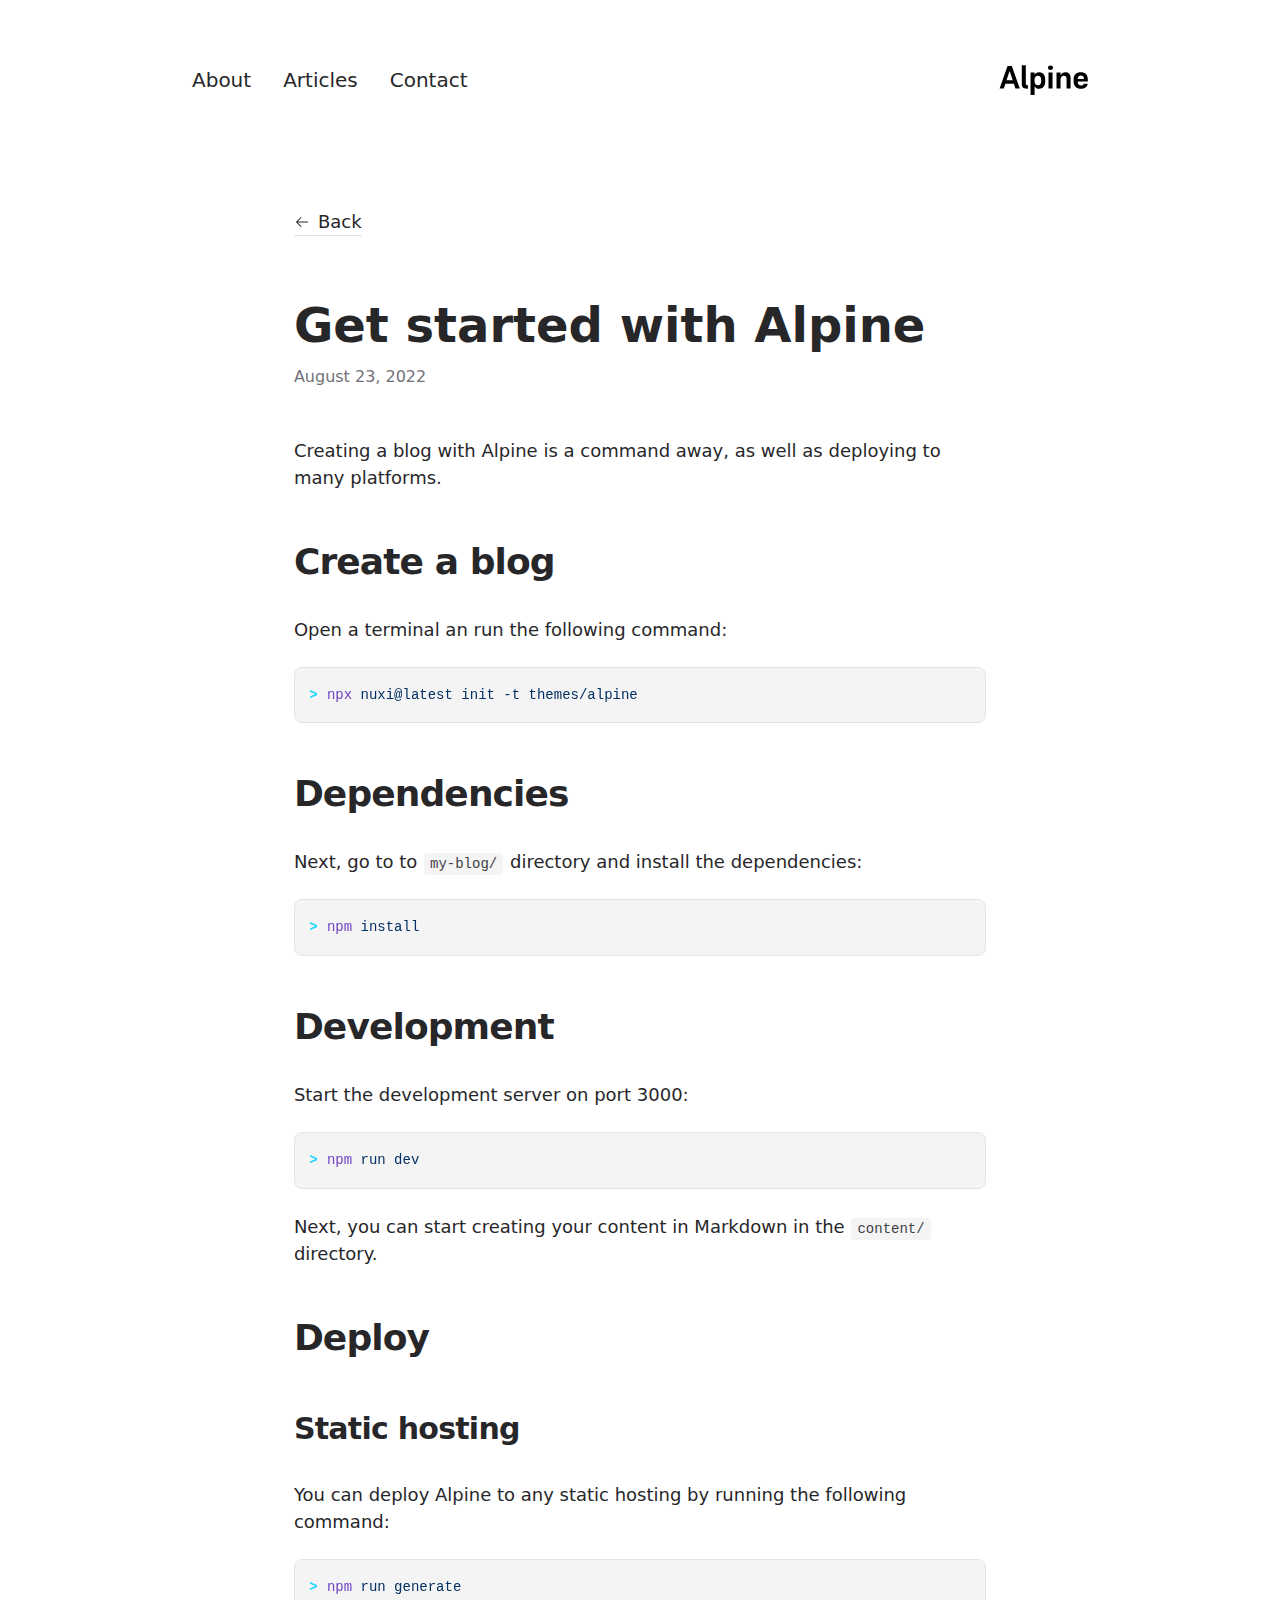
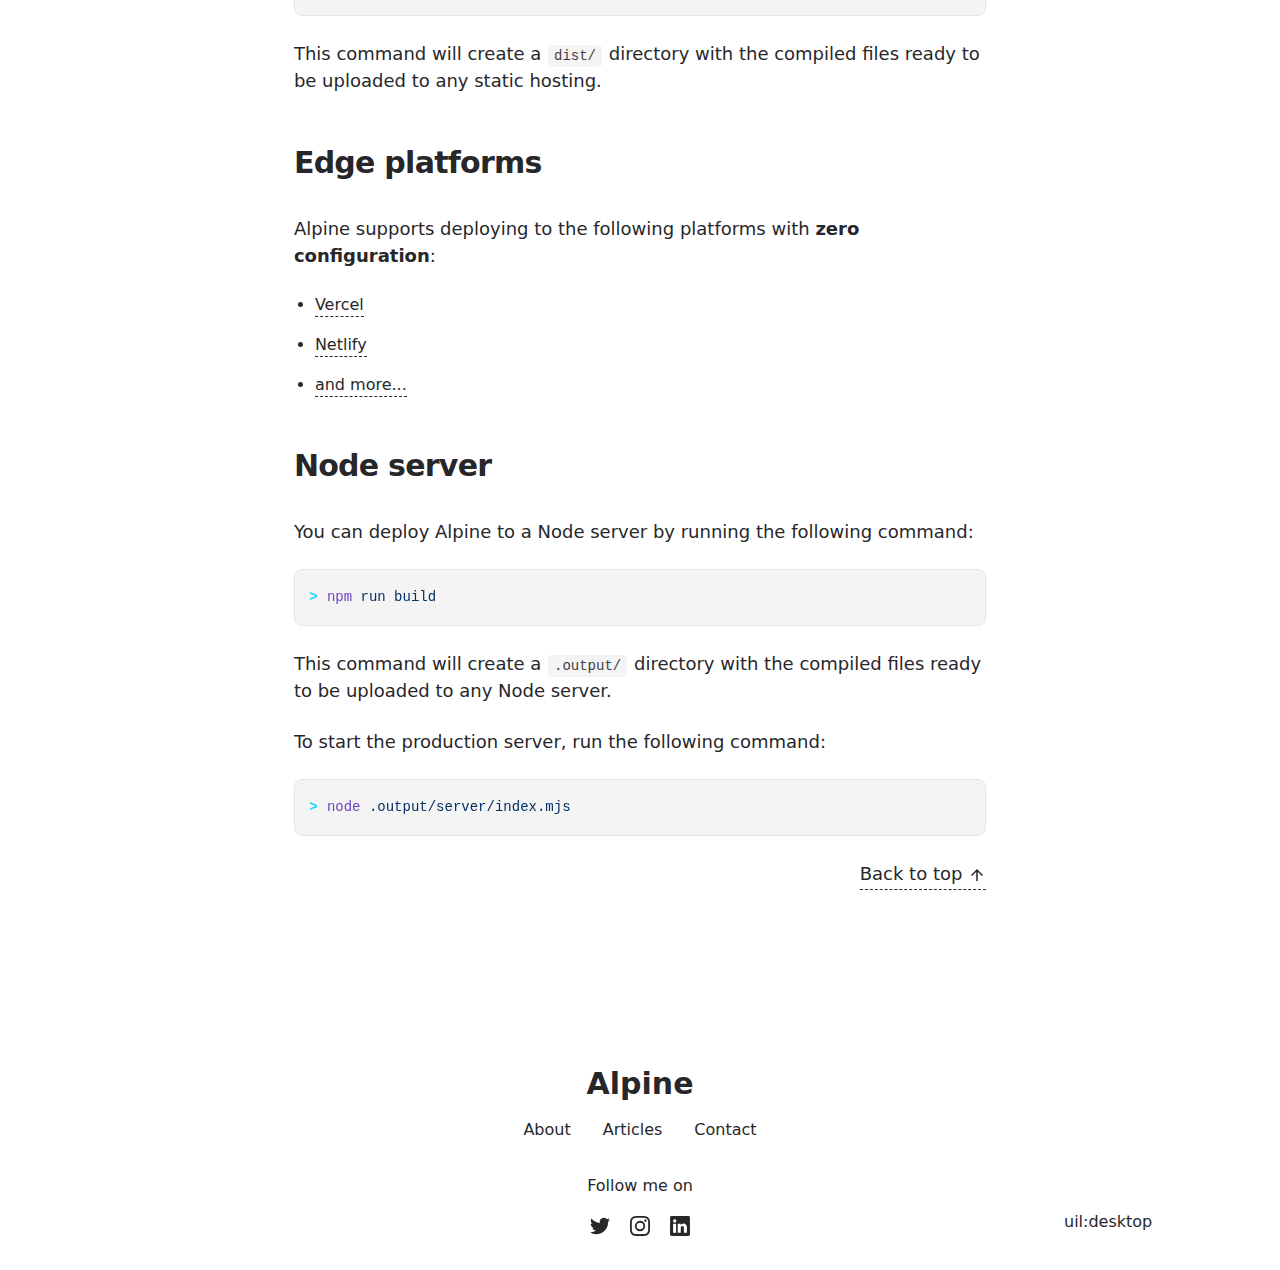
<file: articles/get-started/index.html>
<!DOCTYPE html><html lang="en"><head><meta charset="utf-8">
<meta name="viewport" content="width=device-width, initial-scale=1">
<title>Get started with Alpine</title>
<meta name="twitter:card" content="summary_large_image">
<meta property="og:image:width" content="400">
<meta property="og:image:height" content="300">
<meta property="og:image:alt" content="An image showcasing my project.">
<meta property="og:title" content="Get started with Alpine">
<meta name="description" content="Creating a blog with Alpine is a command away, as well as deploying to many platforms.">
<meta property="og:description" content="Creating a blog with Alpine is a command away, as well as deploying to many platforms.">
<meta property="og:image" content="/articles/get-started.webp">
<link rel="preload" as="fetch" crossorigin="anonymous" href="/articles/get-started/_payload.json">
<link rel="stylesheet" href="/_nuxt/entry.BPGrFJUf.css">
<link rel="stylesheet" href="/_nuxt/DocumentDrivenNotFound.DNu04Dg9.css">
<link rel="stylesheet" href="/_nuxt/article.DMbk2RkZ.css">
<link rel="stylesheet" href="/_nuxt/ProseA.BeqxOOlC.css">
<link rel="stylesheet" href="/_nuxt/ProseH1.CsaTAanb.css">
<link rel="stylesheet" href="/_nuxt/ProseP.DBgMplgr.css">
<link rel="stylesheet" href="/_nuxt/ProseH2.BK4v7qwr.css">
<link rel="stylesheet" href="/_nuxt/ProsePre.CchFRBtv.css">
<link rel="stylesheet" href="/_nuxt/ProseCode.CZqBTw6W.css">
<link rel="stylesheet" href="/_nuxt/ProseCodeInline.DhYQ212v.css">
<link rel="stylesheet" href="/_nuxt/ProseH3.C-mFxwOk.css">
<link rel="stylesheet" href="/_nuxt/ProseStrong.BqCoKT0U.css">
<link rel="stylesheet" href="/_nuxt/ProseUl.DNCnBP6q.css">
<link rel="stylesheet" href="/_nuxt/ProseLi.DGVcH_U1.css">
<link rel="modulepreload" as="script" crossorigin href="/_nuxt/entry.CXXirWaC.js">
<link rel="modulepreload" as="script" crossorigin href="/_nuxt/NuxtImg.CdxFRoPh.js">
<link rel="modulepreload" as="script" crossorigin href="/_nuxt/document-driven.BXRsiGA8.js">
<link rel="modulepreload" as="script" crossorigin href="/_nuxt/DocumentDrivenEmpty.DB0iBtOd.js">
<link rel="modulepreload" as="script" crossorigin href="/_nuxt/ContentRenderer.dZ2gLQB3.js">
<link rel="modulepreload" as="script" crossorigin href="/_nuxt/ContentRendererMarkdown.vue.2Sf9xq5J.js">
<link rel="modulepreload" as="script" crossorigin href="/_nuxt/DocumentDrivenNotFound.Dp2L6Y8U.js">
<link rel="modulepreload" as="script" crossorigin href="/_nuxt/article.cQa6Eh3p.js">
<link rel="modulepreload" as="script" crossorigin href="/_nuxt/ProseA.xij5fUM9.js">
<link rel="modulepreload" as="script" crossorigin href="/_nuxt/date.BcWussCh.js">
<link rel="modulepreload" as="script" crossorigin href="/_nuxt/ContentRendererMarkdown.DzBcNOmS.js">
<link rel="modulepreload" as="script" crossorigin href="/_nuxt/ProseH1.Dgg_4940.js">
<link rel="modulepreload" as="script" crossorigin href="/_nuxt/ProseP.BrQKpj32.js">
<link rel="modulepreload" as="script" crossorigin href="/_nuxt/ProseH2.DM8HrDP9.js">
<link rel="modulepreload" as="script" crossorigin href="/_nuxt/ProsePre.msR3MIB2.js">
<link rel="modulepreload" as="script" crossorigin href="/_nuxt/ProseCode.DQy7ftSJ.js">
<link rel="modulepreload" as="script" crossorigin href="/_nuxt/ProseCodeInline.BhLabPOX.js">
<link rel="modulepreload" as="script" crossorigin href="/_nuxt/ProseH3.BbmsmFOk.js">
<link rel="modulepreload" as="script" crossorigin href="/_nuxt/ProseStrong.s6rb4946.js">
<link rel="modulepreload" as="script" crossorigin href="/_nuxt/ProseUl.sFTerD3Y.js">
<link rel="modulepreload" as="script" crossorigin href="/_nuxt/ProseLi.23PL9iQ3.js">
<link rel="prefetch" as="script" crossorigin href="/_nuxt/default.CHFfxy1d.js">
<link rel="prefetch" as="script" crossorigin href="/_nuxt/page.C9xVTCZr.js">
<link rel="prefetch" as="script" crossorigin href="/_nuxt/client-db.BzZ0_b0n.js">
<link rel="prefetch" as="style" href="/_nuxt/useStudio.Dm9_K55E.css">
<link rel="prefetch" as="script" crossorigin href="/_nuxt/useStudio.DibA0a4k.js">
<link rel="prefetch" as="style" href="/_nuxt/error-404.D8uONj7L.css">
<link rel="prefetch" as="script" crossorigin href="/_nuxt/error-404.CaLPnNFd.js">
<link rel="prefetch" as="style" href="/_nuxt/error-500.p7T9h8Pv.css">
<link rel="prefetch" as="script" crossorigin href="/_nuxt/error-500.CGzu0vu6.js">
<script type="module" src="/_nuxt/entry.CXXirWaC.js" crossorigin></script><style id="pinceau-runtime-hydratable">@media{.phy[--]{--puid:Oxo0o_-v;}.pv-v0nhbt{max-width:var(--elements-container-maxWidth);padding-left:var(--elements-container-padding-mobile);padding-right:var(--elements-container-padding-mobile);}@media (min-width: 475px){.pv-v0nhbt{padding-left:var(--elements-container-padding-xs);padding-right:var(--elements-container-padding-xs);}}@media (min-width: 640px){.pv-v0nhbt{padding-left:var(--elements-container-padding-sm);padding-right:var(--elements-container-padding-sm);}}@media (min-width: 768px){.pv-v0nhbt{padding-left:var(--elements-container-padding-md);padding-right:var(--elements-container-padding-md);}}} </style><style id="pinceau-theme">@media { :root {--pinceau-mq: initial; --alpine-readableLine: 68ch;--alpine-backdrop-backgroundColor: #f4f4f5b3;--prose-code-inline-padding: 0.2rem 0.375rem 0.2rem 0.375rem;--prose-code-block-backdropFilter: contrast(1);--prose-code-block-border-style: solid;--prose-code-block-border-width: 1px;--prose-tbody-tr-borderBottom-style: dashed;--prose-tbody-tr-borderBottom-width: 1px;--prose-th-textAlign: inherit;--prose-thead-borderBottom-style: solid;--prose-thead-borderBottom-width: 1px;--prose-thead-border-style: solid;--prose-thead-border-width: 0px;--prose-table-textAlign: start;--prose-hr-width: 1px;--prose-hr-style: solid;--prose-li-listStylePosition: outside;--prose-ol-li-markerColor: currentColor;--prose-ol-paddingInlineStart: 21px;--prose-ol-listStyleType: decimal;--prose-ul-li-markerColor: currentColor;--prose-ul-paddingInlineStart: 21px;--prose-ul-listStyleType: disc;--prose-blockquote-border-style: solid;--prose-blockquote-border-width: 4px;--prose-blockquote-quotes: '201C' '201D' '2018' '2019';--prose-blockquote-paddingInlineStart: 24px;--prose-a-code-color-hover: currentColor;--prose-a-code-color-static: currentColor;--prose-a-hasCode-borderBottom: none;--prose-a-border-distance: 2px;--prose-a-border-color-hover: currentColor;--prose-a-border-color-static: currentColor;--prose-a-border-style-hover: solid;--prose-a-border-style-static: dashed;--prose-a-border-width: 1px;--prose-a-color-static: inherit;--prose-a-textDecoration: none;--prose-h6-margin: 3rem 0 2rem;--prose-h5-margin: 3rem 0 2rem;--prose-h4-margin: 3rem 0 2rem;--prose-h3-margin: 3rem 0 2rem;--prose-h2-margin: 3rem 0 2rem;--prose-h1-margin: 0 0 2rem;--prose-p-fontSize: 18px;--typography-lead-loose: 2;--typography-lead-relaxed: 1.625;--typography-lead-normal: 1.5;--typography-lead-snug: 1.375;--typography-lead-tight: 1.25;--typography-lead-none: 1;--typography-lead-10: 2.5rem;--typography-lead-9: 2.25rem;--typography-lead-8: 2rem;--typography-lead-7: 1.75rem;--typography-lead-6: 1.5rem;--typography-lead-5: 1.25rem;--typography-lead-4: 1rem;--typography-lead-3: .75rem;--typography-lead-2: .5rem;--typography-lead-1: .025rem;--typography-fontWeight-black: 900;--typography-fontWeight-extrabold: 800;--typography-fontWeight-bold: 700;--typography-fontWeight-semibold: 600;--typography-fontWeight-medium: 500;--typography-fontWeight-normal: 400;--typography-fontWeight-light: 300;--typography-fontWeight-extralight: 200;--typography-fontWeight-thin: 100;--typography-fontSize-9xl: 128px;--typography-fontSize-8xl: 96px;--typography-fontSize-7xl: 72px;--typography-fontSize-6xl: 60px;--typography-fontSize-5xl: 48px;--typography-fontSize-4xl: 36px;--typography-fontSize-3xl: 30px;--typography-fontSize-2xl: 24px;--typography-fontSize-xl: 20px;--typography-fontSize-lg: 18px;--typography-fontSize-base: 16px;--typography-fontSize-sm: 14px;--typography-fontSize-xs: 12px;--typography-letterSpacing-wide: 0.025em;--typography-letterSpacing-tight: -0.025em;--typography-verticalMargin-base: 24px;--typography-verticalMargin-sm: 16px;--elements-border-secondary-hover: [object Object];--elements-backdrop-background: #fffc;--elements-backdrop-filter: saturate(200%) blur(20px);--elements-container-maxWidth: 64rem;--lead-loose: 2;--lead-relaxed: 1.625;--lead-normal: 1.5;--lead-snug: 1.375;--lead-tight: 1.25;--lead-none: 1;--lead-10: 2.5rem;--lead-9: 2.25rem;--lead-8: 2rem;--lead-7: 1.75rem;--lead-6: 1.5rem;--lead-5: 1.25rem;--lead-4: 1rem;--lead-3: .75rem;--lead-2: .5rem;--lead-1: .025rem;--letterSpacing-widest: 0.1em;--letterSpacing-wider: 0.05em;--letterSpacing-wide: 0.025em;--letterSpacing-normal: 0em;--letterSpacing-tight: -0.025em;--letterSpacing-tighter: -0.05em;--fontSize-9xl: 8rem;--fontSize-8xl: 6rem;--fontSize-7xl: 4.5rem;--fontSize-6xl: 3.75rem;--fontSize-5xl: 3rem;--fontSize-4xl: 2.25rem;--fontSize-3xl: 1.875rem;--fontSize-2xl: 1.5rem;--fontSize-xl: 1.25rem;--fontSize-lg: 1.125rem;--fontSize-base: 1rem;--fontSize-sm: 0.875rem;--fontSize-xs: 0.75rem;--fontWeight-black: 900;--fontWeight-extrabold: 800;--fontWeight-bold: 700;--fontWeight-semibold: 600;--fontWeight-medium: 500;--fontWeight-normal: 400;--fontWeight-light: 300;--fontWeight-extralight: 200;--fontWeight-thin: 100;--font-mono: ui-monospace, SFMono-Regular, Menlo, Monaco, Consolas, Liberation Mono, Courier New, monospace;--font-serif: ui-serif, Georgia, Cambria, Times New Roman, Times, serif;--font-sans: ui-sans-serif, system-ui, -apple-system, BlinkMacSystemFont, Segoe UI, Roboto, Helvetica Neue, Arial, Noto Sans, sans-serif, Apple Color Emoji, Segoe UI Emoji, Segoe UI Symbol, Noto Color Emoji;--opacity-total: 1;--opacity-high: 0.8;--opacity-medium: 0.5;--opacity-soft: 0.3;--opacity-light: 0.15;--opacity-bright: 0.1;--opacity-noOpacity: 0;--borderWidth-lg: 3px;--borderWidth-md: 2px;--borderWidth-sm: 1px;--borderWidth-noBorder: 0;--space-rem-875: 0.875rem;--space-rem-625: 0.625rem;--space-rem-375: 0.375rem;--space-rem-125: 0.125rem;--space-px: 1px;--space-128: 32rem;--space-96: 24rem;--space-80: 20rem;--space-72: 18rem;--space-64: 16rem;--space-60: 15rem;--space-56: 14rem;--space-52: 13rem;--space-48: 12rem;--space-44: 11rem;--space-40: 10rem;--space-36: 9rem;--space-32: 8rem;--space-28: 7rem;--space-24: 6rem;--space-20: 5rem;--space-16: 4rem;--space-14: 3.5rem;--space-12: 3rem;--space-11: 2.75rem;--space-10: 2.5rem;--space-9: 2.25rem;--space-8: 2rem;--space-7: 1.75rem;--space-6: 1.5rem;--space-5: 1.25rem;--space-4: 1rem;--space-3: 0.75rem;--space-2: 0.5rem;--space-1: 0.25rem;--space-0: 0px;--size-full: 100%;--size-7xl: 80rem;--size-6xl: 72rem;--size-5xl: 64rem;--size-4xl: 56rem;--size-3xl: 48rem;--size-2xl: 42rem;--size-xl: 36rem;--size-lg: 32rem;--size-md: 28rem;--size-sm: 24rem;--size-xs: 20rem;--size-200: 200px;--size-104: 104px;--size-80: 80px;--size-64: 64px;--size-56: 56px;--size-48: 48px;--size-40: 40px;--size-32: 32px;--size-24: 24px;--size-20: 20px;--size-16: 16px;--size-12: 12px;--size-8: 8px;--size-6: 6px;--size-4: 4px;--size-2: 2px;--size-0: 0px;--radii-full: 9999px;--radii-3xl: 1.75rem;--radii-2xl: 1.5rem;--radii-xl: 1rem;--radii-lg: 0.75rem;--radii-md: 0.5rem;--radii-sm: 0.375rem;--radii-xs: 0.25rem;--radii-2xs: 0.125rem;--radii-none: 0px;--shadow-none: 0px 0px 0px 0px transparent;--shadow-lg: 0px 10px 15px -3px #000000, 0px 4px 6px -4px #000000;--shadow-md: 0px 4px 6px -1px #000000, 0px 2px 4px -2px #000000;--shadow-sm: 0px 1px 3px 0px #000000, 0px 1px 2px -1px #000000;--shadow-xs: 0px 1px 2px 0px #000000;--height-screen: 100vh;--width-screen: 100vw;--color-primary-900: #002e38;--color-primary-800: #005c70;--color-primary-700: #008aa9;--color-primary-600: #00b9e1;--color-primary-500: #1ad6ff;--color-primary-400: #40ddff;--color-primary-300: #66e4ff;--color-primary-200: #8deaff;--color-primary-100: #b3f1ff;--color-primary-50: #d9f8ff;--color-ruby-900: #380011;--color-ruby-800: #700021;--color-ruby-700: #a90032;--color-ruby-600: #e10043;--color-ruby-500: #ff1a5e;--color-ruby-400: #ff4079;--color-ruby-300: #ff6694;--color-ruby-200: #ff8dae;--color-ruby-100: #ffb3c9;--color-ruby-50: #ffd9e4;--color-pink-900: #380025;--color-pink-800: #70004b;--color-pink-700: #a90070;--color-pink-600: #e10095;--color-pink-500: #ff1ab2;--color-pink-400: #ff40bf;--color-pink-300: #ff66cc;--color-pink-200: #ff8dd8;--color-pink-100: #ffb3e5;--color-pink-50: #ffd9f2;--color-purple-900: #190038;--color-purple-800: #330070;--color-purple-700: #4c00a9;--color-purple-600: #6500e1;--color-purple-500: #811aff;--color-purple-400: #9640ff;--color-purple-300: #ab66ff;--color-purple-200: #c08dff;--color-purple-100: #d5b3ff;--color-purple-50: #ead9ff;--color-royalblue-900: #0b0531;--color-royalblue-800: #160a62;--color-royalblue-700: #211093;--color-royalblue-600: #2c15c4;--color-royalblue-500: #4127e8;--color-royalblue-400: #614bec;--color-royalblue-300: #806ff0;--color-royalblue-200: #a093f3;--color-royalblue-100: #c0b7f7;--color-royalblue-50: #dfdbfb;--color-indigoblue-900: #001238;--color-indigoblue-800: #002370;--color-indigoblue-700: #0035a9;--color-indigoblue-600: #0047e1;--color-indigoblue-500: #1a62ff;--color-indigoblue-400: #407cff;--color-indigoblue-300: #6696ff;--color-indigoblue-200: #8db0ff;--color-indigoblue-100: #b3cbff;--color-indigoblue-50: #d9e5ff;--color-blue-900: #002438;--color-blue-800: #004870;--color-blue-700: #006ca9;--color-blue-600: #0090e1;--color-blue-500: #1aadff;--color-blue-400: #40bbff;--color-blue-300: #66c8ff;--color-blue-200: #8dd6ff;--color-blue-100: #b3e4ff;--color-blue-50: #d9f1ff;--color-lightblue-900: #002e38;--color-lightblue-800: #005c70;--color-lightblue-700: #008aa9;--color-lightblue-600: #00b9e1;--color-lightblue-500: #1ad6ff;--color-lightblue-400: #40ddff;--color-lightblue-300: #66e4ff;--color-lightblue-200: #8deaff;--color-lightblue-100: #b3f1ff;--color-lightblue-50: #d9f8ff;--color-teal-900: #062a28;--color-teal-800: #0b544f;--color-teal-700: #117d77;--color-teal-600: #16a79e;--color-teal-500: #1cd1c6;--color-teal-400: #36e4da;--color-teal-300: #5fe9e1;--color-teal-200: #87efe9;--color-teal-100: #aff4f0;--color-teal-50: #d7faf8;--color-pear-900: #2a2b09;--color-pear-800: #545512;--color-pear-700: #7e801b;--color-pear-600: #a8aa24;--color-pear-500: #d0d32f;--color-pear-400: #d8da52;--color-pear-300: #e0e274;--color-pear-200: #e8e997;--color-pear-100: #eff0ba;--color-pear-50: #f7f8dc;--color-red-900: #380300;--color-red-800: #700700;--color-red-700: #a90a00;--color-red-600: #e10e00;--color-red-500: #ff281a;--color-red-400: #ff4c40;--color-red-300: #ff7066;--color-red-200: #ff948d;--color-red-100: #ffb7b3;--color-red-50: #ffdbd9;--color-orange-900: #381800;--color-orange-800: #702f00;--color-orange-700: #a94700;--color-orange-600: #e15e00;--color-orange-500: #ff7a1a;--color-orange-400: #ff9040;--color-orange-300: #ffa666;--color-orange-200: #ffbd8d;--color-orange-100: #ffd3b3;--color-orange-50: #ffe9d9;--color-yellow-900: #362b03;--color-yellow-800: #6d5605;--color-yellow-700: #a38108;--color-yellow-600: #daac0a;--color-yellow-500: #f5c828;--color-yellow-400: #f7d14c;--color-yellow-300: #f8da70;--color-yellow-200: #fae393;--color-yellow-100: #fcedb7;--color-yellow-50: #fdf6db;--color-green-900: #003f25;--color-green-800: #005e38;--color-green-700: #007e4a;--color-green-600: #009d5d;--color-green-500: #00bd6f;--color-green-400: #00dc82;--color-green-300: #30ffaa;--color-green-200: #83ffcc;--color-green-100: #acffdd;--color-green-50: #d6ffee;--color-gray-900: #18181B;--color-gray-800: #27272A;--color-gray-700: #3f3f46;--color-gray-600: #52525B;--color-gray-500: #71717A;--color-gray-400: #a1a1aa;--color-gray-300: #D4d4d8;--color-gray-200: #e4e4e7;--color-gray-100: #f4f4f5;--color-gray-50: #fafafa;--color-black: #0c0c0d;--color-white: #FFFFFF;--media-portrait: only screen and (orientation: portrait);--media-landscape: only screen and (orientation: landscape);--media-rm: (prefers-reduced-motion: reduce);--media-2xl: (min-width: 1536px);--media-xl: (min-width: 1280px);--media-lg: (min-width: 1024px);--media-md: (min-width: 768px);--media-sm: (min-width: 640px);--media-xs: (min-width: 475px);--alpine-body-color: var(--color-gray-800);--alpine-body-backgroundColor: var(--color-white);--prose-code-inline-fontWeight: var(--typography-fontWeight-normal);--prose-code-inline-fontSize: var(--typography-fontSize-sm);--prose-code-inline-borderRadius: var(--radii-xs);--prose-code-block-pre-padding: var(--typography-verticalMargin-sm);--prose-code-block-margin: var(--typography-verticalMargin-base) 0;--prose-code-block-fontSize: var(--typography-fontSize-sm);--prose-tbody-code-inline-fontSize: var(--typography-fontSize-sm);--prose-tbody-td-padding: var(--typography-verticalMargin-sm);--prose-th-fontWeight: var(--typography-fontWeight-semibold);--prose-th-padding: 0 var(--typography-verticalMargin-sm) var(--typography-verticalMargin-sm) var(--typography-verticalMargin-sm);--prose-table-lineHeight: var(--typography-lead-6);--prose-table-fontSize: var(--typography-fontSize-sm);--prose-table-margin: var(--typography-verticalMargin-base) 0;--prose-hr-margin: var(--typography-verticalMargin-base) 0;--prose-li-margin: var(--typography-verticalMargin-sm) 0;--prose-ol-margin: var(--typography-verticalMargin-base) 0;--prose-ul-margin: var(--typography-verticalMargin-base) 0;--prose-blockquote-margin: var(--typography-verticalMargin-base) 0;--prose-a-code-border-style: var(--prose-a-border-style-static);--prose-a-code-border-width: var(--prose-a-border-width);--prose-a-fontWeight: var(--typography-fontWeight-medium);--prose-img-margin: var(--typography-verticalMargin-base) 0;--prose-strong-fontWeight: var(--typography-fontWeight-semibold);--prose-h6-iconSize: var(--typography-fontSize-base);--prose-h6-fontWeight: var(--typography-fontWeight-semibold);--prose-h6-lineHeight: var(--typography-lead-normal);--prose-h6-fontSize: var(--typography-fontSize-lg);--prose-h5-iconSize: var(--typography-fontSize-lg);--prose-h5-fontWeight: var(--typography-fontWeight-semibold);--prose-h5-lineHeight: var(--typography-lead-snug);--prose-h5-fontSize: var(--typography-fontSize-xl);--prose-h4-iconSize: var(--typography-fontSize-lg);--prose-h4-letterSpacing: var(--typography-letterSpacing-tight);--prose-h4-fontWeight: var(--typography-fontWeight-semibold);--prose-h4-lineHeight: var(--typography-lead-snug);--prose-h4-fontSize: var(--typography-fontSize-2xl);--prose-h3-iconSize: var(--typography-fontSize-xl);--prose-h3-letterSpacing: var(--typography-letterSpacing-tight);--prose-h3-fontWeight: var(--typography-fontWeight-semibold);--prose-h3-lineHeight: var(--typography-lead-snug);--prose-h3-fontSize: var(--typography-fontSize-3xl);--prose-h2-iconSize: var(--typography-fontSize-2xl);--prose-h2-letterSpacing: var(--typography-letterSpacing-tight);--prose-h2-fontWeight: var(--typography-fontWeight-semibold);--prose-h2-lineHeight: var(--typography-lead-tight);--prose-h2-fontSize: var(--typography-fontSize-4xl);--prose-h1-iconSize: var(--typography-fontSize-3xl);--prose-h1-letterSpacing: var(--typography-letterSpacing-tight);--prose-h1-fontWeight: var(--typography-fontWeight-bold);--prose-h1-lineHeight: var(--typography-lead-tight);--prose-h1-fontSize: var(--typography-fontSize-5xl);--prose-p-br-margin: var(--typography-verticalMargin-base) 0 0 0;--prose-p-margin: var(--typography-verticalMargin-base) 0;--prose-p-lineHeight: var(--typography-lead-normal);--typography-color-primary-900: var(--color-primary-900);--typography-color-primary-800: var(--color-primary-800);--typography-color-primary-700: var(--color-primary-700);--typography-color-primary-600: var(--color-primary-600);--typography-color-primary-500: var(--color-primary-500);--typography-color-primary-400: var(--color-primary-400);--typography-color-primary-300: var(--color-primary-300);--typography-color-primary-200: var(--color-primary-200);--typography-color-primary-100: var(--color-primary-100);--typography-color-primary-50: var(--color-primary-50);--typography-font-code: var(--font-mono);--typography-font-body: var(--font-sans);--typography-font-display: var(--font-sans);--typography-body-backgroundColor: var(--color-white);--typography-body-color: var(--color-black);--elements-state-danger-borderColor-secondary: var(--color-red-200);--elements-state-danger-borderColor-primary: var(--color-red-100);--elements-state-danger-backgroundColor-secondary: var(--color-red-100);--elements-state-danger-backgroundColor-primary: var(--color-red-50);--elements-state-danger-color-secondary: var(--color-red-600);--elements-state-danger-color-primary: var(--color-red-500);--elements-state-warning-borderColor-secondary: var(--color-yellow-200);--elements-state-warning-borderColor-primary: var(--color-yellow-100);--elements-state-warning-backgroundColor-secondary: var(--color-yellow-100);--elements-state-warning-backgroundColor-primary: var(--color-yellow-50);--elements-state-warning-color-secondary: var(--color-yellow-700);--elements-state-warning-color-primary: var(--color-yellow-600);--elements-state-success-borderColor-secondary: var(--color-green-200);--elements-state-success-borderColor-primary: var(--color-green-100);--elements-state-success-backgroundColor-secondary: var(--color-green-100);--elements-state-success-backgroundColor-primary: var(--color-green-50);--elements-state-success-color-secondary: var(--color-green-600);--elements-state-success-color-primary: var(--color-green-500);--elements-state-info-borderColor-secondary: var(--color-blue-200);--elements-state-info-borderColor-primary: var(--color-blue-100);--elements-state-info-backgroundColor-secondary: var(--color-blue-100);--elements-state-info-backgroundColor-primary: var(--color-blue-50);--elements-state-info-color-secondary: var(--color-blue-600);--elements-state-info-color-primary: var(--color-blue-500);--elements-state-primary-borderColor-secondary: var(--color-primary-200);--elements-state-primary-borderColor-primary: var(--color-primary-100);--elements-state-primary-backgroundColor-secondary: var(--color-primary-100);--elements-state-primary-backgroundColor-primary: var(--color-primary-50);--elements-state-primary-color-secondary: var(--color-primary-700);--elements-state-primary-color-primary: var(--color-primary-600);--elements-surface-secondary-backgroundColor: var(--color-gray-200);--elements-surface-primary-backgroundColor: var(--color-gray-100);--elements-surface-background-base: var(--color-gray-100);--elements-border-secondary-static: var(--color-gray-200);--elements-border-primary-hover: var(--color-gray-200);--elements-border-primary-static: var(--color-gray-100);--elements-container-padding-md: var(--space-16);--elements-container-padding-sm: var(--space-12);--elements-container-padding-xs: var(--space-8);--elements-container-padding-mobile: var(--space-6);--elements-text-secondary-color-hover: var(--color-gray-700);--elements-text-secondary-color-static: var(--color-gray-500);--elements-text-primary-color-static: var(--color-gray-900);--text-6xl-lineHeight: var(--lead-none);--text-6xl-fontSize: var(--fontSize-6xl);--text-5xl-lineHeight: var(--lead-none);--text-5xl-fontSize: var(--fontSize-5xl);--text-4xl-lineHeight: var(--lead-10);--text-4xl-fontSize: var(--fontSize-4xl);--text-3xl-lineHeight: var(--lead-9);--text-3xl-fontSize: var(--fontSize-3xl);--text-2xl-lineHeight: var(--lead-8);--text-2xl-fontSize: var(--fontSize-2xl);--text-xl-lineHeight: var(--lead-7);--text-xl-fontSize: var(--fontSize-xl);--text-lg-lineHeight: var(--lead-7);--text-lg-fontSize: var(--fontSize-lg);--text-base-lineHeight: var(--lead-6);--text-base-fontSize: var(--fontSize-base);--text-sm-lineHeight: var(--lead-5);--text-sm-fontSize: var(--fontSize-sm);--text-xs-lineHeight: var(--lead-4);--text-xs-fontSize: var(--fontSize-xs);--shadow-2xl: 0px 25px 50px -12px var(--color-gray-900);--shadow-xl: 0px 20px 25px -5px var(--color-gray-400), 0px 8px 10px -6px #000000;--color-secondary-900: var(--color-gray-900);--color-secondary-800: var(--color-gray-800);--color-secondary-700: var(--color-gray-700);--color-secondary-600: var(--color-gray-600);--color-secondary-500: var(--color-gray-500);--color-secondary-400: var(--color-gray-400);--color-secondary-300: var(--color-gray-300);--color-secondary-200: var(--color-gray-200);--color-secondary-100: var(--color-gray-100);--color-secondary-50: var(--color-gray-50);--prose-a-code-background-hover: var(--typography-color-primary-50);--prose-a-code-border-color-hover: var(--typography-color-primary-500);--prose-a-color-hover: var(--typography-color-primary-500);--typography-color-secondary-900: var(--color-secondary-900);--typography-color-secondary-800: var(--color-secondary-800);--typography-color-secondary-700: var(--color-secondary-700);--typography-color-secondary-600: var(--color-secondary-600);--typography-color-secondary-500: var(--color-secondary-500);--typography-color-secondary-400: var(--color-secondary-400);--typography-color-secondary-300: var(--color-secondary-300);--typography-color-secondary-200: var(--color-secondary-200);--typography-color-secondary-100: var(--color-secondary-100);--typography-color-secondary-50: var(--color-secondary-50);--prose-code-inline-backgroundColor: var(--typography-color-secondary-100);--prose-code-inline-color: var(--typography-color-secondary-700);--prose-code-block-backgroundColor: var(--typography-color-secondary-100);--prose-code-block-color: var(--typography-color-secondary-700);--prose-code-block-border-color: var(--typography-color-secondary-200);--prose-tbody-tr-borderBottom-color: var(--typography-color-secondary-200);--prose-th-color: var(--typography-color-secondary-600);--prose-thead-borderBottom-color: var(--typography-color-secondary-200);--prose-thead-border-color: var(--typography-color-secondary-300);--prose-hr-color: var(--typography-color-secondary-200);--prose-blockquote-border-color: var(--typography-color-secondary-200);--prose-blockquote-color: var(--typography-color-secondary-500);--prose-a-code-border-color-static: var(--typography-color-secondary-400); } }@media { :root.dark {--pinceau-mq: dark; --alpine-backdrop-backgroundColor: #18181bb3;--prose-code-block-backdropFilter: contrast(1);--prose-ol-li-markerColor: currentColor;--prose-ul-li-markerColor: currentColor;--prose-a-code-color-hover: currentColor;--prose-a-code-color-static: currentColor;--prose-a-border-color-hover: currentColor;--prose-a-border-color-static: currentColor;--prose-a-color-static: inherit;--elements-backdrop-background: #0c0d0ccc;--alpine-body-color: var(--color-gray-200);--alpine-body-backgroundColor: var(--color-black);--typography-body-backgroundColor: var(--color-black);--typography-body-color: var(--color-white);--elements-state-danger-borderColor-secondary: var(--color-red-700);--elements-state-danger-borderColor-primary: var(--color-red-800);--elements-state-danger-backgroundColor-secondary: var(--color-red-800);--elements-state-danger-backgroundColor-primary: var(--color-red-900);--elements-state-danger-color-secondary: var(--color-red-200);--elements-state-danger-color-primary: var(--color-red-300);--elements-state-warning-borderColor-secondary: var(--color-yellow-700);--elements-state-warning-borderColor-primary: var(--color-yellow-800);--elements-state-warning-backgroundColor-secondary: var(--color-yellow-800);--elements-state-warning-backgroundColor-primary: var(--color-yellow-900);--elements-state-warning-color-secondary: var(--color-yellow-200);--elements-state-warning-color-primary: var(--color-yellow-400);--elements-state-success-borderColor-secondary: var(--color-green-700);--elements-state-success-borderColor-primary: var(--color-green-800);--elements-state-success-backgroundColor-secondary: var(--color-green-800);--elements-state-success-backgroundColor-primary: var(--color-green-900);--elements-state-success-color-secondary: var(--color-green-200);--elements-state-success-color-primary: var(--color-green-400);--elements-state-info-borderColor-secondary: var(--color-blue-700);--elements-state-info-borderColor-primary: var(--color-blue-800);--elements-state-info-backgroundColor-secondary: var(--color-blue-800);--elements-state-info-backgroundColor-primary: var(--color-blue-900);--elements-state-info-color-secondary: var(--color-blue-200);--elements-state-info-color-primary: var(--color-blue-400);--elements-state-primary-borderColor-secondary: var(--color-primary-700);--elements-state-primary-borderColor-primary: var(--color-primary-800);--elements-state-primary-backgroundColor-secondary: var(--color-primary-800);--elements-state-primary-backgroundColor-primary: var(--color-primary-900);--elements-state-primary-color-secondary: var(--color-primary-200);--elements-state-primary-color-primary: var(--color-primary-400);--elements-surface-secondary-backgroundColor: var(--color-gray-800);--elements-surface-primary-backgroundColor: var(--color-gray-900);--elements-surface-background-base: var(--color-gray-900);--elements-border-secondary-static: var(--color-gray-800);--elements-border-primary-hover: var(--color-gray-800);--elements-border-primary-static: var(--color-gray-900);--elements-text-secondary-color-hover: var(--color-gray-200);--elements-text-secondary-color-static: var(--color-gray-400);--elements-text-primary-color-static: var(--color-gray-50);--prose-a-code-background-hover: var(--typography-color-primary-900);--prose-a-code-border-color-hover: var(--typography-color-primary-600);--prose-a-color-hover: var(--typography-color-primary-400);--prose-code-inline-backgroundColor: var(--typography-color-secondary-800);--prose-code-inline-color: var(--typography-color-secondary-200);--prose-code-block-backgroundColor: var(--typography-color-secondary-900);--prose-code-block-color: var(--typography-color-secondary-200);--prose-code-block-border-color: var(--typography-color-secondary-800);--prose-tbody-tr-borderBottom-color: var(--typography-color-secondary-800);--prose-th-color: var(--typography-color-secondary-400);--prose-thead-borderBottom-color: var(--typography-color-secondary-800);--prose-thead-border-color: var(--typography-color-secondary-600);--prose-hr-color: var(--typography-color-secondary-800);--prose-blockquote-border-color: var(--typography-color-secondary-700);--prose-blockquote-color: var(--typography-color-secondary-400);--prose-a-code-border-color-static: var(--typography-color-secondary-600); } }</style><script>"use strict";(()=>{const a=window,e=document.documentElement,m=["dark","light"],c=window&&window.localStorage&&window.localStorage.getItem&&window.localStorage.getItem("nuxt-color-mode")||"system";let n=c==="system"?d():c;const l=e.getAttribute("data-color-mode-forced");l&&(n=l),i(n),a["__NUXT_COLOR_MODE__"]={preference:c,value:n,getColorScheme:d,addColorScheme:i,removeColorScheme:f};function i(o){const t=""+o+"",s="";e.classList?e.classList.add(t):e.className+=" "+t,s&&e.setAttribute("data-"+s,o)}function f(o){const t=""+o+"",s="";e.classList?e.classList.remove(t):e.className=e.className.replace(new RegExp(t,"g"),""),s&&e.removeAttribute("data-"+s)}function r(o){return a.matchMedia("(prefers-color-scheme"+o+")")}function d(){if(a.matchMedia&&r("").media!=="not all"){for(const o of m)if(r(":"+o).matches)return o}return"light"}})();
</script></head><body><div id="__nuxt"><div class="container pv-v0nhbt pc-Oxo0o_ app-layout" data-v-36825fd3 data-v-b14f06ca><!--[--><div class="nuxt-progress" style="width:0%;height:3px;opacity:0;background-size:Infinity% auto;" data-v-36825fd3></div><header class="right" data-v-36825fd3 data-v-bdd37af7><div class="menu" data-v-bdd37af7><button aria-label="Navigation Menu" data-v-bdd37af7><svg width="24" height="24" viewBox="0 0 68 68" fill="currentColor" xmlns="http://www.w3.org/2000/svg" data-v-bdd37af7><path d="M8 34C8 32.1362 8 31.2044 8.30448 30.4693C8.71046 29.4892 9.48915 28.7105 10.4693 28.3045C11.2044 28 12.1362 28 14 28C15.8638 28 16.7956 28 17.5307 28.3045C18.5108 28.7105 19.2895 29.4892 19.6955 30.4693C20 31.2044 20 32.1362 20 34C20 35.8638 20 36.7956 19.6955 37.5307C19.2895 38.5108 18.5108 39.2895 17.5307 39.6955C16.7956 40 15.8638 40 14 40C12.1362 40 11.2044 40 10.4693 39.6955C9.48915 39.2895 8.71046 38.5108 8.30448 37.5307C8 36.7956 8 35.8638 8 34Z" data-v-bdd37af7></path><path d="M28 34C28 32.1362 28 31.2044 28.3045 30.4693C28.7105 29.4892 29.4892 28.7105 30.4693 28.3045C31.2044 28 32.1362 28 34 28C35.8638 28 36.7956 28 37.5307 28.3045C38.5108 28.7105 39.2895 29.4892 39.6955 30.4693C40 31.2044 40 32.1362 40 34C40 35.8638 40 36.7956 39.6955 37.5307C39.2895 38.5108 38.5108 39.2895 37.5307 39.6955C36.7956 40 35.8638 40 34 40C32.1362 40 31.2044 40 30.4693 39.6955C29.4892 39.2895 28.7105 38.5108 28.3045 37.5307C28 36.7956 28 35.8638 28 34Z" data-v-bdd37af7></path><path d="M48 34C48 32.1362 48 31.2044 48.3045 30.4693C48.7105 29.4892 49.4892 28.7105 50.4693 28.3045C51.2044 28 52.1362 28 54 28C55.8638 28 56.7956 28 57.5307 28.3045C58.5108 28.7105 59.2895 29.4892 59.6955 30.4693C60 31.2044 60 32.1362 60 34C60 35.8638 60 36.7956 59.6955 37.5307C59.2895 38.5108 58.5108 39.2895 57.5307 39.6955C56.7956 40 55.8638 40 54 40C52.1362 40 51.2044 40 50.4693 39.6955C49.4892 39.2895 48.7105 38.5108 48.3045 37.5307C48 36.7956 48 35.8638 48 34Z" data-v-bdd37af7></path></svg></button></div><div class="overlay" data-v-bdd37af7><nav data-v-bdd37af7 data-v-c490eb46><ul data-v-c490eb46><!--[--><li data-v-c490eb46><a href="/" class="" data-v-c490eb46><span class="underline-fx" data-v-c490eb46></span> About</a></li><li data-v-c490eb46><a href="/articles" class="" data-v-c490eb46><span class="underline-fx" data-v-c490eb46></span> Articles</a></li><li data-v-c490eb46><a href="/contact" class="" data-v-c490eb46><span class="underline-fx" data-v-c490eb46></span> Contact</a></li><!--]--></ul></nav></div><div class="logo" data-v-bdd37af7><a href="/" class="" data-v-bdd37af7><img src="/logo-dark.svg" class="dark-img" alt="alpine" width="89" height="31" data-v-bdd37af7><img src="/logo.svg" class="light-img" alt="alpine" width="89" height="31" data-v-bdd37af7></a></div><div class="main-nav" data-v-bdd37af7><nav data-v-bdd37af7 data-v-c490eb46><ul data-v-c490eb46><!--[--><li data-v-c490eb46><a href="/" class="" data-v-c490eb46><span class="underline-fx" data-v-c490eb46></span> About</a></li><li data-v-c490eb46><a href="/articles" class="" data-v-c490eb46><span class="underline-fx" data-v-c490eb46></span> Articles</a></li><li data-v-c490eb46><a href="/contact" class="" data-v-c490eb46><span class="underline-fx" data-v-c490eb46></span> Contact</a></li><!--]--></ul></nav></div></header><!--[--><div class="document-driven-page"><article data-v-a0eeee0f><a href="/articles" class="back" data-v-a0eeee0f><svg xmlns="http://www.w3.org/2000/svg" xmlns:xlink="http://www.w3.org/1999/xlink" aria-hidden="true" role="img" class="icon" data-v-a0eeee0f style="" width="1em" height="1em" viewBox="0 0 256 256" data-v-88b84b7e><path fill="currentColor" d="M224 128a8 8 0 0 1-8 8H59.31l58.35 58.34a8 8 0 0 1-11.32 11.32l-72-72a8 8 0 0 1 0-11.32l72-72a8 8 0 0 1 11.32 11.32L59.31 120H216a8 8 0 0 1 8 8"/></svg><span data-v-a0eeee0f> Back </span></a><header data-v-a0eeee0f><h1 class="title" data-v-a0eeee0f>Get started with Alpine</h1><time datetime="2022-08-23T00:00:00.000Z" data-v-a0eeee0f>August 23, 2022</time></header><div class="prose" data-v-a0eeee0f><!--[--><div><h1 id="get-started-with-alpine" data-v-15ee1092><a aria-current="page" href="/articles/get-started#get-started-with-alpine" class="router-link-active router-link-exact-active" data-v-15ee1092><!--[-->Get started with Alpine<!--]--><!----></a></h1><p data-v-ae1f4f41><!--[-->Creating a blog with Alpine is a command away, as well as deploying to many platforms.<!--]--></p><h2 id="create-a-blog" data-v-03d2ff0e><a aria-current="page" href="/articles/get-started#create-a-blog" class="router-link-active router-link-exact-active" data-v-03d2ff0e><!--[-->Create a blog<!--]--><!----></a></h2><p data-v-ae1f4f41><!--[-->Open a terminal an run the following command:<!--]--></p><div class="highlight-bash prose-code" meta data-v-dac9d8e9><!----><!--[--><pre class="language-bash shiki shiki-themes github-light github-dark" style=""><!--[--><code><span class="line" line="1"><span style="--shiki-default:#6F42C1;--shiki-dark:#B392F0">npx</span><span style="--shiki-default:#032F62;--shiki-dark:#9ECBFF"> nuxi@latest init -t themes/alpine
</span></span></code><!--]--></pre><!--]--><button class="copy-button" data-v-dac9d8e9 data-v-dd8b8674><span class="sr-only" data-v-dd8b8674>Copy to clipboard</span><span class="icon-wrapper" data-v-dd8b8674><svg xmlns="http://www.w3.org/2000/svg" xmlns:xlink="http://www.w3.org/1999/xlink" aria-hidden="true" role="img" class="icon" data-v-dd8b8674 style="" width="18px" height="18px" viewBox="0 0 256 256" data-v-88b84b7e><path fill="currentColor" d="M216 32H88a8 8 0 0 0-8 8v40H40a8 8 0 0 0-8 8v128a8 8 0 0 0 8 8h128a8 8 0 0 0 8-8v-40h40a8 8 0 0 0 8-8V40a8 8 0 0 0-8-8m-56 176H48V96h112Zm48-48h-32V88a8 8 0 0 0-8-8H96V48h112Z"/></svg></span></button></div><h2 id="dependencies" data-v-03d2ff0e><a aria-current="page" href="/articles/get-started#dependencies" class="router-link-active router-link-exact-active" data-v-03d2ff0e><!--[-->Dependencies<!--]--><!----></a></h2><p data-v-ae1f4f41><!--[-->Next, go to to <code class="" data-v-c0b988de><!--[-->my-blog/<!--]--></code> directory and install the dependencies:<!--]--></p><div class="highlight-bash prose-code" meta data-v-dac9d8e9><!----><!--[--><pre class="language-bash shiki shiki-themes github-light github-dark" style=""><!--[--><code><span class="line" line="1"><span style="--shiki-default:#6F42C1;--shiki-dark:#B392F0">npm</span><span style="--shiki-default:#032F62;--shiki-dark:#9ECBFF"> install
</span></span></code><!--]--></pre><!--]--><button class="copy-button" data-v-dac9d8e9 data-v-dd8b8674><span class="sr-only" data-v-dd8b8674>Copy to clipboard</span><span class="icon-wrapper" data-v-dd8b8674><svg xmlns="http://www.w3.org/2000/svg" xmlns:xlink="http://www.w3.org/1999/xlink" aria-hidden="true" role="img" class="icon" data-v-dd8b8674 style="" width="18px" height="18px" viewBox="0 0 256 256" data-v-88b84b7e><path fill="currentColor" d="M216 32H88a8 8 0 0 0-8 8v40H40a8 8 0 0 0-8 8v128a8 8 0 0 0 8 8h128a8 8 0 0 0 8-8v-40h40a8 8 0 0 0 8-8V40a8 8 0 0 0-8-8m-56 176H48V96h112Zm48-48h-32V88a8 8 0 0 0-8-8H96V48h112Z"/></svg></span></button></div><h2 id="development" data-v-03d2ff0e><a aria-current="page" href="/articles/get-started#development" class="router-link-active router-link-exact-active" data-v-03d2ff0e><!--[-->Development<!--]--><!----></a></h2><p data-v-ae1f4f41><!--[-->Start the development server on port 3000:<!--]--></p><div class="highlight-bash prose-code" meta data-v-dac9d8e9><!----><!--[--><pre class="language-bash shiki shiki-themes github-light github-dark" style=""><!--[--><code><span class="line" line="1"><span style="--shiki-default:#6F42C1;--shiki-dark:#B392F0">npm</span><span style="--shiki-default:#032F62;--shiki-dark:#9ECBFF"> run dev
</span></span></code><!--]--></pre><!--]--><button class="copy-button" data-v-dac9d8e9 data-v-dd8b8674><span class="sr-only" data-v-dd8b8674>Copy to clipboard</span><span class="icon-wrapper" data-v-dd8b8674><svg xmlns="http://www.w3.org/2000/svg" xmlns:xlink="http://www.w3.org/1999/xlink" aria-hidden="true" role="img" class="icon" data-v-dd8b8674 style="" width="18px" height="18px" viewBox="0 0 256 256" data-v-88b84b7e><path fill="currentColor" d="M216 32H88a8 8 0 0 0-8 8v40H40a8 8 0 0 0-8 8v128a8 8 0 0 0 8 8h128a8 8 0 0 0 8-8v-40h40a8 8 0 0 0 8-8V40a8 8 0 0 0-8-8m-56 176H48V96h112Zm48-48h-32V88a8 8 0 0 0-8-8H96V48h112Z"/></svg></span></button></div><p data-v-ae1f4f41><!--[-->Next, you can start creating your content in Markdown in the <code class="" data-v-c0b988de><!--[-->content/<!--]--></code> directory.<!--]--></p><h2 id="deploy" data-v-03d2ff0e><a aria-current="page" href="/articles/get-started#deploy" class="router-link-active router-link-exact-active" data-v-03d2ff0e><!--[-->Deploy<!--]--><!----></a></h2><h3 id="static-hosting" data-v-6148b238><a aria-current="page" href="/articles/get-started#static-hosting" class="router-link-active router-link-exact-active" data-v-6148b238><!--[-->Static hosting<!--]--><!----></a></h3><p data-v-ae1f4f41><!--[-->You can deploy Alpine to any static hosting by running the following command:<!--]--></p><div class="highlight-bash prose-code" meta data-v-dac9d8e9><!----><!--[--><pre class="language-bash shiki shiki-themes github-light github-dark" style=""><!--[--><code><span class="line" line="1"><span style="--shiki-default:#6F42C1;--shiki-dark:#B392F0">npm</span><span style="--shiki-default:#032F62;--shiki-dark:#9ECBFF"> run generate
</span></span></code><!--]--></pre><!--]--><button class="copy-button" data-v-dac9d8e9 data-v-dd8b8674><span class="sr-only" data-v-dd8b8674>Copy to clipboard</span><span class="icon-wrapper" data-v-dd8b8674><svg xmlns="http://www.w3.org/2000/svg" xmlns:xlink="http://www.w3.org/1999/xlink" aria-hidden="true" role="img" class="icon" data-v-dd8b8674 style="" width="18px" height="18px" viewBox="0 0 256 256" data-v-88b84b7e><path fill="currentColor" d="M216 32H88a8 8 0 0 0-8 8v40H40a8 8 0 0 0-8 8v128a8 8 0 0 0 8 8h128a8 8 0 0 0 8-8v-40h40a8 8 0 0 0 8-8V40a8 8 0 0 0-8-8m-56 176H48V96h112Zm48-48h-32V88a8 8 0 0 0-8-8H96V48h112Z"/></svg></span></button></div><p data-v-ae1f4f41><!--[-->This command will create a <code class="" data-v-c0b988de><!--[-->dist/<!--]--></code> directory with the compiled files ready to be uploaded to any static hosting.<!--]--></p><h3 id="edge-platforms" data-v-6148b238><a aria-current="page" href="/articles/get-started#edge-platforms" class="router-link-active router-link-exact-active" data-v-6148b238><!--[-->Edge platforms<!--]--><!----></a></h3><p data-v-ae1f4f41><!--[-->Alpine supports deploying to the following platforms with <strong data-v-32dc3752><!--[-->zero configuration<!--]--></strong>:<!--]--></p><ul data-v-42892696><!--[--><li data-v-bc9d9744><!--[--><a href="https://vercel.com" rel="nofollow" data-v-cfbd86b9><!--[-->Vercel<!--]--></a><!--]--></li><li data-v-bc9d9744><!--[--><a href="https://netlify.com" rel="nofollow" data-v-cfbd86b9><!--[-->Netlify<!--]--></a><!--]--></li><li data-v-bc9d9744><!--[--><a href="https://v3.nuxtjs.org/guide/deploy/presets#supported-hosting-providers" rel="nofollow" data-v-cfbd86b9><!--[-->and more...<!--]--></a><!--]--></li><!--]--></ul><h3 id="node-server" data-v-6148b238><a aria-current="page" href="/articles/get-started#node-server" class="router-link-active router-link-exact-active" data-v-6148b238><!--[-->Node server<!--]--><!----></a></h3><p data-v-ae1f4f41><!--[-->You can deploy Alpine to a Node server by running the following command:<!--]--></p><div class="highlight-bash prose-code" meta data-v-dac9d8e9><!----><!--[--><pre class="language-bash shiki shiki-themes github-light github-dark" style=""><!--[--><code><span class="line" line="1"><span style="--shiki-default:#6F42C1;--shiki-dark:#B392F0">npm</span><span style="--shiki-default:#032F62;--shiki-dark:#9ECBFF"> run build
</span></span></code><!--]--></pre><!--]--><button class="copy-button" data-v-dac9d8e9 data-v-dd8b8674><span class="sr-only" data-v-dd8b8674>Copy to clipboard</span><span class="icon-wrapper" data-v-dd8b8674><svg xmlns="http://www.w3.org/2000/svg" xmlns:xlink="http://www.w3.org/1999/xlink" aria-hidden="true" role="img" class="icon" data-v-dd8b8674 style="" width="18px" height="18px" viewBox="0 0 256 256" data-v-88b84b7e><path fill="currentColor" d="M216 32H88a8 8 0 0 0-8 8v40H40a8 8 0 0 0-8 8v128a8 8 0 0 0 8 8h128a8 8 0 0 0 8-8v-40h40a8 8 0 0 0 8-8V40a8 8 0 0 0-8-8m-56 176H48V96h112Zm48-48h-32V88a8 8 0 0 0-8-8H96V48h112Z"/></svg></span></button></div><p data-v-ae1f4f41><!--[-->This command will create a <code class="" data-v-c0b988de><!--[-->.output/<!--]--></code> directory with the compiled files ready to be uploaded to any Node server.<!--]--></p><p data-v-ae1f4f41><!--[-->To start the production server, run the following command:<!--]--></p><div class="highlight-bash prose-code" meta data-v-dac9d8e9><!----><!--[--><pre class="language-bash shiki shiki-themes github-light github-dark" style=""><!--[--><code><span class="line" line="1"><span style="--shiki-default:#6F42C1;--shiki-dark:#B392F0">node</span><span style="--shiki-default:#032F62;--shiki-dark:#9ECBFF"> .output/server/index.mjs
</span></span></code><!--]--></pre><!--]--><button class="copy-button" data-v-dac9d8e9 data-v-dd8b8674><span class="sr-only" data-v-dd8b8674>Copy to clipboard</span><span class="icon-wrapper" data-v-dd8b8674><svg xmlns="http://www.w3.org/2000/svg" xmlns:xlink="http://www.w3.org/1999/xlink" aria-hidden="true" role="img" class="icon" data-v-dd8b8674 style="" width="18px" height="18px" viewBox="0 0 256 256" data-v-88b84b7e><path fill="currentColor" d="M216 32H88a8 8 0 0 0-8 8v40H40a8 8 0 0 0-8 8v128a8 8 0 0 0 8 8h128a8 8 0 0 0 8-8v-40h40a8 8 0 0 0 8-8V40a8 8 0 0 0-8-8m-56 176H48V96h112Zm48-48h-32V88a8 8 0 0 0-8-8H96V48h112Z"/></svg></span></button></div><style>html .default .shiki span {color: var(--shiki-default);background: var(--shiki-default-bg);font-style: var(--shiki-default-font-style);font-weight: var(--shiki-default-font-weight);text-decoration: var(--shiki-default-text-decoration);}html .shiki span {color: var(--shiki-default);background: var(--shiki-default-bg);font-style: var(--shiki-default-font-style);font-weight: var(--shiki-default-font-weight);text-decoration: var(--shiki-default-text-decoration);}html .dark .shiki span {color: var(--shiki-dark);background: var(--shiki-dark-bg);font-style: var(--shiki-dark-font-style);font-weight: var(--shiki-dark-font-weight);text-decoration: var(--shiki-dark-text-decoration);}html.dark .shiki span {color: var(--shiki-dark);background: var(--shiki-dark-bg);font-style: var(--shiki-dark-font-style);font-weight: var(--shiki-dark-font-weight);text-decoration: var(--shiki-dark-text-decoration);}</style></div><!--]--><div class="back-to-top" data-v-a0eeee0f><a data-v-a0eeee0f data-v-cfbd86b9><!--[-->Back to top <svg xmlns="http://www.w3.org/2000/svg" xmlns:xlink="http://www.w3.org/1999/xlink" aria-hidden="true" role="img" class="icon" data-v-a0eeee0f style="" width="1em" height="1em" viewBox="0 0 24 24" data-v-88b84b7e><path fill="currentColor" d="M11 20V7.825l-5.6 5.6L4 12l8-8l8 8l-1.4 1.425l-5.6-5.6V20z"/></svg><!--]--></a></div></div></article></div><!--]--><footer class="center" data-v-36825fd3 data-v-8c922342><a href="https://www.github.com/nuxt-themes/alpine" rel="noopener noreferrer" class="credits" data-v-8c922342>Alpine</a><div class="navigation" data-v-8c922342><nav data-v-8c922342 data-v-c490eb46><ul data-v-c490eb46><!--[--><li data-v-c490eb46><a href="/" class="" data-v-c490eb46><span class="underline-fx" data-v-c490eb46></span> About</a></li><li data-v-c490eb46><a href="/articles" class="" data-v-c490eb46><span class="underline-fx" data-v-c490eb46></span> Articles</a></li><li data-v-c490eb46><a href="/contact" class="" data-v-c490eb46><span class="underline-fx" data-v-c490eb46></span> Contact</a></li><!--]--></ul></nav></div><p class="message" data-v-8c922342>Follow me on</p><div class="icons" data-v-8c922342><div class="social" data-v-8c922342><!--[--><a href="https://twitter.com/nuxtlabs" rel="noopener noreferrer" target="_blank" title="nuxtlabs" aria-label="nuxtlabs" data-v-ba1862eb><svg xmlns="http://www.w3.org/2000/svg" xmlns:xlink="http://www.w3.org/1999/xlink" aria-hidden="true" role="img" class="icon" data-v-ba1862eb style="" width="1em" height="1em" viewBox="0 0 24 24" data-v-88b84b7e><path fill="currentColor" d="M22 5.8a8.49 8.49 0 0 1-2.36.64a4.13 4.13 0 0 0 1.81-2.27a8.21 8.21 0 0 1-2.61 1a4.1 4.1 0 0 0-7 3.74a11.64 11.64 0 0 1-8.45-4.29a4.16 4.16 0 0 0-.55 2.07a4.09 4.09 0 0 0 1.82 3.41a4.05 4.05 0 0 1-1.86-.51v.05a4.1 4.1 0 0 0 3.3 4a3.93 3.93 0 0 1-1.1.17a4.9 4.9 0 0 1-.77-.07a4.11 4.11 0 0 0 3.83 2.84A8.22 8.22 0 0 1 3 18.34a7.93 7.93 0 0 1-1-.06a11.57 11.57 0 0 0 6.29 1.85A11.59 11.59 0 0 0 20 8.45v-.53a8.43 8.43 0 0 0 2-2.12"/></svg></a><a href="https://instagram.com/atinuxt" rel="noopener noreferrer" target="_blank" title="atinuxt" aria-label="atinuxt" data-v-ba1862eb><svg xmlns="http://www.w3.org/2000/svg" xmlns:xlink="http://www.w3.org/1999/xlink" aria-hidden="true" role="img" class="icon" data-v-ba1862eb style="" width="1em" height="1em" viewBox="0 0 24 24" data-v-88b84b7e><path fill="currentColor" d="M17.34 5.46a1.2 1.2 0 1 0 1.2 1.2a1.2 1.2 0 0 0-1.2-1.2m4.6 2.42a7.59 7.59 0 0 0-.46-2.43a4.94 4.94 0 0 0-1.16-1.77a4.7 4.7 0 0 0-1.77-1.15a7.3 7.3 0 0 0-2.43-.47C15.06 2 14.72 2 12 2s-3.06 0-4.12.06a7.3 7.3 0 0 0-2.43.47a4.78 4.78 0 0 0-1.77 1.15a4.7 4.7 0 0 0-1.15 1.77a7.3 7.3 0 0 0-.47 2.43C2 8.94 2 9.28 2 12s0 3.06.06 4.12a7.3 7.3 0 0 0 .47 2.43a4.7 4.7 0 0 0 1.15 1.77a4.78 4.78 0 0 0 1.77 1.15a7.3 7.3 0 0 0 2.43.47C8.94 22 9.28 22 12 22s3.06 0 4.12-.06a7.3 7.3 0 0 0 2.43-.47a4.7 4.7 0 0 0 1.77-1.15a4.85 4.85 0 0 0 1.16-1.77a7.59 7.59 0 0 0 .46-2.43c0-1.06.06-1.4.06-4.12s0-3.06-.06-4.12M20.14 16a5.61 5.61 0 0 1-.34 1.86a3.06 3.06 0 0 1-.75 1.15a3.19 3.19 0 0 1-1.15.75a5.61 5.61 0 0 1-1.86.34c-1 .05-1.37.06-4 .06s-3 0-4-.06a5.73 5.73 0 0 1-1.94-.3a3.27 3.27 0 0 1-1.1-.75a3 3 0 0 1-.74-1.15a5.54 5.54 0 0 1-.4-1.9c0-1-.06-1.37-.06-4s0-3 .06-4a5.54 5.54 0 0 1 .35-1.9A3 3 0 0 1 5 5a3.14 3.14 0 0 1 1.1-.8A5.73 5.73 0 0 1 8 3.86c1 0 1.37-.06 4-.06s3 0 4 .06a5.61 5.61 0 0 1 1.86.34a3.06 3.06 0 0 1 1.19.8a3.06 3.06 0 0 1 .75 1.1a5.61 5.61 0 0 1 .34 1.9c.05 1 .06 1.37.06 4s-.01 3-.06 4M12 6.87A5.13 5.13 0 1 0 17.14 12A5.12 5.12 0 0 0 12 6.87m0 8.46A3.33 3.33 0 1 1 15.33 12A3.33 3.33 0 0 1 12 15.33"/></svg></a><a href="https://www.linkedin.com/company/nuxtlabs" rel="noopener noreferrer" target="_blank" title="LinkedIn" aria-label="LinkedIn" data-v-ba1862eb><svg xmlns="http://www.w3.org/2000/svg" xmlns:xlink="http://www.w3.org/1999/xlink" aria-hidden="true" role="img" class="icon" data-v-ba1862eb style="" width="1em" height="1em" viewBox="0 0 24 24" data-v-88b84b7e><path fill="currentColor" d="M20.47 2H3.53a1.45 1.45 0 0 0-1.47 1.43v17.14A1.45 1.45 0 0 0 3.53 22h16.94a1.45 1.45 0 0 0 1.47-1.43V3.43A1.45 1.45 0 0 0 20.47 2M8.09 18.74h-3v-9h3ZM6.59 8.48a1.56 1.56 0 1 1 0-3.12a1.57 1.57 0 1 1 0 3.12m12.32 10.26h-3v-4.83c0-1.21-.43-2-1.52-2A1.65 1.65 0 0 0 12.85 13a2 2 0 0 0-.1.73v5h-3v-9h3V11a3 3 0 0 1 2.71-1.5c2 0 3.45 1.29 3.45 4.06Z"/></svg></a><!--]--></div><div class="color-mode-switch" data-v-8c922342><button aria-label="Color Mode" data-v-8c922342 data-v-b88ceb4a><span data-v-b88ceb4a></span></button></div></div></footer><!--]--></div></div><script type="application/json" id="__NUXT_DATA__" data-ssr="true" data-src="/articles/get-started/_payload.json">[{"state":1,"once":415,"_errors":417,"serverRendered":380,"path":7,"prerenderedAt":419},["Reactive",2],{"$sdd-pages":3,"$sdd-surrounds":355,"$sdd-globals":376,"$scolor-mode":378,"$sdd-navigation":381,"$sicons":399},["ShallowRef",4],["ShallowReactive",5],{"/articles/get-started":6},{"_path":7,"_dir":8,"_draft":9,"_partial":9,"_locale":10,"title":11,"description":12,"cover":13,"author":14,"date":18,"layout":19,"body":20,"_type":350,"_id":351,"_source":352,"_file":353,"_extension":354},"/articles/get-started","articles",false,"","Get started with Alpine","Creating a blog with Alpine is a command away, as well as deploying to many platforms.","/articles/get-started.webp",{"name":15,"avatarUrl":16,"link":17},"Sébastien Chopin","https://pbs.twimg.com/profile_images/1042510623962275840/1Iw_Mvud_400x400.jpg","https://twitter.com/atinux","2022-08-23T00:00:00.000Z","article",{"type":21,"children":22,"toc":338},"root",[23,31,36,43,48,77,83,96,116,122,127,146,159,165,172,177,196,209,215,228,265,271,276,295,307,312,332],{"type":24,"tag":25,"props":26,"children":28},"element","h1",{"id":27},"get-started-with-alpine",[29],{"type":30,"value":11},"text",{"type":24,"tag":32,"props":33,"children":34},"p",{},[35],{"type":30,"value":12},{"type":24,"tag":37,"props":38,"children":40},"h2",{"id":39},"create-a-blog",[41],{"type":30,"value":42},"Create a blog",{"type":24,"tag":32,"props":44,"children":45},{},[46],{"type":30,"value":47},"Open a terminal an run the following command:",{"type":24,"tag":49,"props":50,"children":54},"pre",{"className":51,"code":52,"language":53,"meta":10,"style":10},"language-bash shiki shiki-themes github-light github-dark","npx nuxi@latest init -t themes/alpine\n","bash",[55],{"type":24,"tag":56,"props":57,"children":58},"code",{"__ignoreMap":10},[59],{"type":24,"tag":60,"props":61,"children":64},"span",{"class":62,"line":63},"line",1,[65,71],{"type":24,"tag":60,"props":66,"children":68},{"style":67},"--shiki-default:#6F42C1;--shiki-dark:#B392F0",[69],{"type":30,"value":70},"npx",{"type":24,"tag":60,"props":72,"children":74},{"style":73},"--shiki-default:#032F62;--shiki-dark:#9ECBFF",[75],{"type":30,"value":76}," nuxi@latest init -t themes/alpine\n",{"type":24,"tag":37,"props":78,"children":80},{"id":79},"dependencies",[81],{"type":30,"value":82},"Dependencies",{"type":24,"tag":32,"props":84,"children":85},{},[86,88,94],{"type":30,"value":87},"Next, go to to ",{"type":24,"tag":56,"props":89,"children":91},{"className":90},[],[92],{"type":30,"value":93},"my-blog/",{"type":30,"value":95}," directory and install the dependencies:",{"type":24,"tag":49,"props":97,"children":99},{"className":51,"code":98,"language":53,"meta":10,"style":10},"npm install\n",[100],{"type":24,"tag":56,"props":101,"children":102},{"__ignoreMap":10},[103],{"type":24,"tag":60,"props":104,"children":105},{"class":62,"line":63},[106,111],{"type":24,"tag":60,"props":107,"children":108},{"style":67},[109],{"type":30,"value":110},"npm",{"type":24,"tag":60,"props":112,"children":113},{"style":73},[114],{"type":30,"value":115}," install\n",{"type":24,"tag":37,"props":117,"children":119},{"id":118},"development",[120],{"type":30,"value":121},"Development",{"type":24,"tag":32,"props":123,"children":124},{},[125],{"type":30,"value":126},"Start the development server on port 3000:",{"type":24,"tag":49,"props":128,"children":130},{"className":51,"code":129,"language":53,"meta":10,"style":10},"npm run dev\n",[131],{"type":24,"tag":56,"props":132,"children":133},{"__ignoreMap":10},[134],{"type":24,"tag":60,"props":135,"children":136},{"class":62,"line":63},[137,141],{"type":24,"tag":60,"props":138,"children":139},{"style":67},[140],{"type":30,"value":110},{"type":24,"tag":60,"props":142,"children":143},{"style":73},[144],{"type":30,"value":145}," run dev\n",{"type":24,"tag":32,"props":147,"children":148},{},[149,151,157],{"type":30,"value":150},"Next, you can start creating your content in Markdown in the ",{"type":24,"tag":56,"props":152,"children":154},{"className":153},[],[155],{"type":30,"value":156},"content/",{"type":30,"value":158}," directory.",{"type":24,"tag":37,"props":160,"children":162},{"id":161},"deploy",[163],{"type":30,"value":164},"Deploy",{"type":24,"tag":166,"props":167,"children":169},"h3",{"id":168},"static-hosting",[170],{"type":30,"value":171},"Static hosting",{"type":24,"tag":32,"props":173,"children":174},{},[175],{"type":30,"value":176},"You can deploy Alpine to any static hosting by running the following command:",{"type":24,"tag":49,"props":178,"children":180},{"className":51,"code":179,"language":53,"meta":10,"style":10},"npm run generate\n",[181],{"type":24,"tag":56,"props":182,"children":183},{"__ignoreMap":10},[184],{"type":24,"tag":60,"props":185,"children":186},{"class":62,"line":63},[187,191],{"type":24,"tag":60,"props":188,"children":189},{"style":67},[190],{"type":30,"value":110},{"type":24,"tag":60,"props":192,"children":193},{"style":73},[194],{"type":30,"value":195}," run generate\n",{"type":24,"tag":32,"props":197,"children":198},{},[199,201,207],{"type":30,"value":200},"This command will create a ",{"type":24,"tag":56,"props":202,"children":204},{"className":203},[],[205],{"type":30,"value":206},"dist/",{"type":30,"value":208}," directory with the compiled files ready to be uploaded to any static hosting.",{"type":24,"tag":166,"props":210,"children":212},{"id":211},"edge-platforms",[213],{"type":30,"value":214},"Edge platforms",{"type":24,"tag":32,"props":216,"children":217},{},[218,220,226],{"type":30,"value":219},"Alpine supports deploying to the following platforms with ",{"type":24,"tag":221,"props":222,"children":223},"strong",{},[224],{"type":30,"value":225},"zero configuration",{"type":30,"value":227},":",{"type":24,"tag":229,"props":230,"children":231},"ul",{},[232,245,255],{"type":24,"tag":233,"props":234,"children":235},"li",{},[236],{"type":24,"tag":237,"props":238,"children":242},"a",{"href":239,"rel":240},"https://vercel.com",[241],"nofollow",[243],{"type":30,"value":244},"Vercel",{"type":24,"tag":233,"props":246,"children":247},{},[248],{"type":24,"tag":237,"props":249,"children":252},{"href":250,"rel":251},"https://netlify.com",[241],[253],{"type":30,"value":254},"Netlify",{"type":24,"tag":233,"props":256,"children":257},{},[258],{"type":24,"tag":237,"props":259,"children":262},{"href":260,"rel":261},"https://v3.nuxtjs.org/guide/deploy/presets#supported-hosting-providers",[241],[263],{"type":30,"value":264},"and more...",{"type":24,"tag":166,"props":266,"children":268},{"id":267},"node-server",[269],{"type":30,"value":270},"Node server",{"type":24,"tag":32,"props":272,"children":273},{},[274],{"type":30,"value":275},"You can deploy Alpine to a Node server by running the following command:",{"type":24,"tag":49,"props":277,"children":279},{"className":51,"code":278,"language":53,"meta":10,"style":10},"npm run build\n",[280],{"type":24,"tag":56,"props":281,"children":282},{"__ignoreMap":10},[283],{"type":24,"tag":60,"props":284,"children":285},{"class":62,"line":63},[286,290],{"type":24,"tag":60,"props":287,"children":288},{"style":67},[289],{"type":30,"value":110},{"type":24,"tag":60,"props":291,"children":292},{"style":73},[293],{"type":30,"value":294}," run build\n",{"type":24,"tag":32,"props":296,"children":297},{},[298,299,305],{"type":30,"value":200},{"type":24,"tag":56,"props":300,"children":302},{"className":301},[],[303],{"type":30,"value":304},".output/",{"type":30,"value":306}," directory with the compiled files ready to be uploaded to any Node server.",{"type":24,"tag":32,"props":308,"children":309},{},[310],{"type":30,"value":311},"To start the production server, run the following command:",{"type":24,"tag":49,"props":313,"children":315},{"className":51,"code":314,"language":53,"meta":10,"style":10},"node .output/server/index.mjs\n",[316],{"type":24,"tag":56,"props":317,"children":318},{"__ignoreMap":10},[319],{"type":24,"tag":60,"props":320,"children":321},{"class":62,"line":63},[322,327],{"type":24,"tag":60,"props":323,"children":324},{"style":67},[325],{"type":30,"value":326},"node",{"type":24,"tag":60,"props":328,"children":329},{"style":73},[330],{"type":30,"value":331}," .output/server/index.mjs\n",{"type":24,"tag":333,"props":334,"children":335},"style",{},[336],{"type":30,"value":337},"html .default .shiki span {color: var(--shiki-default);background: var(--shiki-default-bg);font-style: var(--shiki-default-font-style);font-weight: var(--shiki-default-font-weight);text-decoration: var(--shiki-default-text-decoration);}html .shiki span {color: var(--shiki-default);background: var(--shiki-default-bg);font-style: var(--shiki-default-font-style);font-weight: var(--shiki-default-font-weight);text-decoration: var(--shiki-default-text-decoration);}html .dark .shiki span {color: var(--shiki-dark);background: var(--shiki-dark-bg);font-style: var(--shiki-dark-font-style);font-weight: var(--shiki-dark-font-weight);text-decoration: var(--shiki-dark-text-decoration);}html.dark .shiki span {color: var(--shiki-dark);background: var(--shiki-dark-bg);font-style: var(--shiki-dark-font-style);font-weight: var(--shiki-dark-font-weight);text-decoration: var(--shiki-dark-text-decoration);}",{"title":10,"searchDepth":339,"depth":339,"links":340},2,[341,342,343,344],{"id":39,"depth":339,"text":42},{"id":79,"depth":339,"text":82},{"id":118,"depth":339,"text":121},{"id":161,"depth":339,"text":164,"children":345},[346,348,349],{"id":168,"depth":347,"text":171},3,{"id":211,"depth":347,"text":214},{"id":267,"depth":347,"text":270},"markdown","content:articles:1.get-started.md","content","articles/1.get-started.md","md",["ShallowRef",356],["ShallowReactive",357],{"/articles/get-started":358},[359,365],{"_path":360,"_dir":10,"_draft":9,"_partial":9,"_locale":10,"title":361,"description":10,"layout":362,"_type":350,"_id":363,"_source":352,"_file":364,"_extension":354},"/contact","Contact","default","content:3.contact.md","3.contact.md",{"_path":366,"_dir":8,"_draft":9,"_partial":9,"_locale":10,"title":367,"description":368,"cover":369,"author":370,"date":18,"layout":19,"_type":350,"_id":374,"_source":352,"_file":375,"_extension":354},"/articles/configure","Configure Alpine","Learn how to configure Alpine with the app.config.ts file.","/articles/configure-alpine.webp",{"name":371,"avatarUrl":372,"link":373},"Clément Ollivier","https://pbs.twimg.com/profile_images/1370286658432724996/ZMSDzzIi_400x400.jpg","https://twitter.com/clemcodes","content:articles:2.configure.md","articles/2.configure.md",["ShallowRef",377],{},{"preference":379,"value":379,"unknown":380,"forced":9},"system",true,[382,385,398],{"title":383,"_path":384,"layout":362},"About","/",{"title":386,"_path":387,"children":388,"layout":397},"Articles","/articles",[389,390,391,394],{"title":11,"_path":7,"layout":19},{"title":367,"_path":366,"layout":19},{"title":392,"_path":393,"layout":19},"Write Articles","/articles/write-articles",{"title":395,"_path":396,"layout":19},"Customize Alpine","/articles/design-tokens","page",{"title":361,"_path":360,"layout":362},{"uil:twitter":400,"uil:instagram":404,"uil:linkedin":406,"material-symbols:arrow-upward":408,"ph:arrow-left":410,"ph:copy":413},{"left":401,"top":401,"width":402,"height":402,"rotate":401,"vFlip":9,"hFlip":9,"body":403},0,24,"\u003Cpath fill=\"currentColor\" d=\"M22 5.8a8.49 8.49 0 0 1-2.36.64a4.13 4.13 0 0 0 1.81-2.27a8.21 8.21 0 0 1-2.61 1a4.1 4.1 0 0 0-7 3.74a11.64 11.64 0 0 1-8.45-4.29a4.16 4.16 0 0 0-.55 2.07a4.09 4.09 0 0 0 1.82 3.41a4.05 4.05 0 0 1-1.86-.51v.05a4.1 4.1 0 0 0 3.3 4a3.93 3.93 0 0 1-1.1.17a4.9 4.9 0 0 1-.77-.07a4.11 4.11 0 0 0 3.83 2.84A8.22 8.22 0 0 1 3 18.34a7.93 7.93 0 0 1-1-.06a11.57 11.57 0 0 0 6.29 1.85A11.59 11.59 0 0 0 20 8.45v-.53a8.43 8.43 0 0 0 2-2.12\"/>",{"left":401,"top":401,"width":402,"height":402,"rotate":401,"vFlip":9,"hFlip":9,"body":405},"\u003Cpath fill=\"currentColor\" d=\"M17.34 5.46a1.2 1.2 0 1 0 1.2 1.2a1.2 1.2 0 0 0-1.2-1.2m4.6 2.42a7.59 7.59 0 0 0-.46-2.43a4.94 4.94 0 0 0-1.16-1.77a4.7 4.7 0 0 0-1.77-1.15a7.3 7.3 0 0 0-2.43-.47C15.06 2 14.72 2 12 2s-3.06 0-4.12.06a7.3 7.3 0 0 0-2.43.47a4.78 4.78 0 0 0-1.77 1.15a4.7 4.7 0 0 0-1.15 1.77a7.3 7.3 0 0 0-.47 2.43C2 8.94 2 9.28 2 12s0 3.06.06 4.12a7.3 7.3 0 0 0 .47 2.43a4.7 4.7 0 0 0 1.15 1.77a4.78 4.78 0 0 0 1.77 1.15a7.3 7.3 0 0 0 2.43.47C8.94 22 9.28 22 12 22s3.06 0 4.12-.06a7.3 7.3 0 0 0 2.43-.47a4.7 4.7 0 0 0 1.77-1.15a4.85 4.85 0 0 0 1.16-1.77a7.59 7.59 0 0 0 .46-2.43c0-1.06.06-1.4.06-4.12s0-3.06-.06-4.12M20.14 16a5.61 5.61 0 0 1-.34 1.86a3.06 3.06 0 0 1-.75 1.15a3.19 3.19 0 0 1-1.15.75a5.61 5.61 0 0 1-1.86.34c-1 .05-1.37.06-4 .06s-3 0-4-.06a5.73 5.73 0 0 1-1.94-.3a3.27 3.27 0 0 1-1.1-.75a3 3 0 0 1-.74-1.15a5.54 5.54 0 0 1-.4-1.9c0-1-.06-1.37-.06-4s0-3 .06-4a5.54 5.54 0 0 1 .35-1.9A3 3 0 0 1 5 5a3.14 3.14 0 0 1 1.1-.8A5.73 5.73 0 0 1 8 3.86c1 0 1.37-.06 4-.06s3 0 4 .06a5.61 5.61 0 0 1 1.86.34a3.06 3.06 0 0 1 1.19.8a3.06 3.06 0 0 1 .75 1.1a5.61 5.61 0 0 1 .34 1.9c.05 1 .06 1.37.06 4s-.01 3-.06 4M12 6.87A5.13 5.13 0 1 0 17.14 12A5.12 5.12 0 0 0 12 6.87m0 8.46A3.33 3.33 0 1 1 15.33 12A3.33 3.33 0 0 1 12 15.33\"/>",{"left":401,"top":401,"width":402,"height":402,"rotate":401,"vFlip":9,"hFlip":9,"body":407},"\u003Cpath fill=\"currentColor\" d=\"M20.47 2H3.53a1.45 1.45 0 0 0-1.47 1.43v17.14A1.45 1.45 0 0 0 3.53 22h16.94a1.45 1.45 0 0 0 1.47-1.43V3.43A1.45 1.45 0 0 0 20.47 2M8.09 18.74h-3v-9h3ZM6.59 8.48a1.56 1.56 0 1 1 0-3.12a1.57 1.57 0 1 1 0 3.12m12.32 10.26h-3v-4.83c0-1.21-.43-2-1.52-2A1.65 1.65 0 0 0 12.85 13a2 2 0 0 0-.1.73v5h-3v-9h3V11a3 3 0 0 1 2.71-1.5c2 0 3.45 1.29 3.45 4.06Z\"/>",{"left":401,"top":401,"width":402,"height":402,"rotate":401,"vFlip":9,"hFlip":9,"body":409},"\u003Cpath fill=\"currentColor\" d=\"M11 20V7.825l-5.6 5.6L4 12l8-8l8 8l-1.4 1.425l-5.6-5.6V20z\"/>",{"left":401,"top":401,"width":411,"height":411,"rotate":401,"vFlip":9,"hFlip":9,"body":412},256,"\u003Cpath fill=\"currentColor\" d=\"M224 128a8 8 0 0 1-8 8H59.31l58.35 58.34a8 8 0 0 1-11.32 11.32l-72-72a8 8 0 0 1 0-11.32l72-72a8 8 0 0 1 11.32 11.32L59.31 120H216a8 8 0 0 1 8 8\"/>",{"left":401,"top":401,"width":411,"height":411,"rotate":401,"vFlip":9,"hFlip":9,"body":414},"\u003Cpath fill=\"currentColor\" d=\"M216 32H88a8 8 0 0 0-8 8v40H40a8 8 0 0 0-8 8v128a8 8 0 0 0 8 8h128a8 8 0 0 0 8-8v-40h40a8 8 0 0 0 8-8V40a8 8 0 0 0-8-8m-56 176H48V96h112Zm48-48h-32V88a8 8 0 0 0-8-8H96V48h112Z\"/>",["Reactive",416],["Set"],["Reactive",418],{},1707672837798]</script>
<script>window.__NUXT__={};window.__NUXT__.config={public:{FORMSPREE_URL:"",plausible:{hashMode:false,trackLocalhost:false,domain:"",apiHost:"https://plausible.io",autoPageviews:true,autoOutboundTracking:false},studio:{apiURL:"https://api.nuxt.studio"},mdc:{components:{prose:true,map:{p:"prose-p",a:"prose-a",blockquote:"prose-blockquote","code-inline":"prose-code-inline",code:"ProseCodeInline",em:"prose-em",h1:"prose-h1",h2:"prose-h2",h3:"prose-h3",h4:"prose-h4",h5:"prose-h5",h6:"prose-h6",hr:"prose-hr",img:"prose-img",ul:"prose-ul",ol:"prose-ol",li:"prose-li",strong:"prose-strong",table:"prose-table",thead:"prose-thead",tbody:"prose-tbody",td:"prose-td",th:"prose-th",tr:"prose-tr"}},headings:{anchorLinks:{h1:false,h2:true,h3:true,h4:true,h5:false,h6:false}}},content:{locales:[],defaultLocale:"",integrity:1707672808012,experimental:{stripQueryParameters:false,advanceQuery:false,clientDB:false},respectPathCase:false,api:{baseURL:"/api/_content"},navigation:{fields:["navTitle","layout"]},tags:{p:"prose-p",a:"prose-a",blockquote:"prose-blockquote","code-inline":"prose-code-inline",code:"ProseCodeInline",em:"prose-em",h1:"prose-h1",h2:"prose-h2",h3:"prose-h3",h4:"prose-h4",h5:"prose-h5",h6:"prose-h6",hr:"prose-hr",img:"prose-img",ul:"prose-ul",ol:"prose-ol",li:"prose-li",strong:"prose-strong",table:"prose-table",thead:"prose-thead",tbody:"prose-tbody",td:"prose-td",th:"prose-th",tr:"prose-tr"},highlight:{theme:{default:"github-light",dark:"github-dark"},preload:["json","js","ts","html","css","vue","diff","shell","markdown","yaml","bash","ini","c","cpp"],highlighter:"shiki",langs:["js","jsx","json","ts","tsx","vue","css","html","vue","bash","md","mdc","yaml","json","js","ts","html","css","vue","diff","shell","markdown","yaml","bash","ini","c","cpp"]},wsUrl:"",documentDriven:{page:true,navigation:true,surround:true,globals:{},layoutFallbacks:["theme"],injectPage:true},host:"",trailingSlash:false,search:"",contentHead:true,anchorLinks:{depth:4,exclude:[1]}}},app:{baseURL:"/",buildAssetsDir:"/_nuxt/",cdnURL:""}}</script></body></html>
</file>
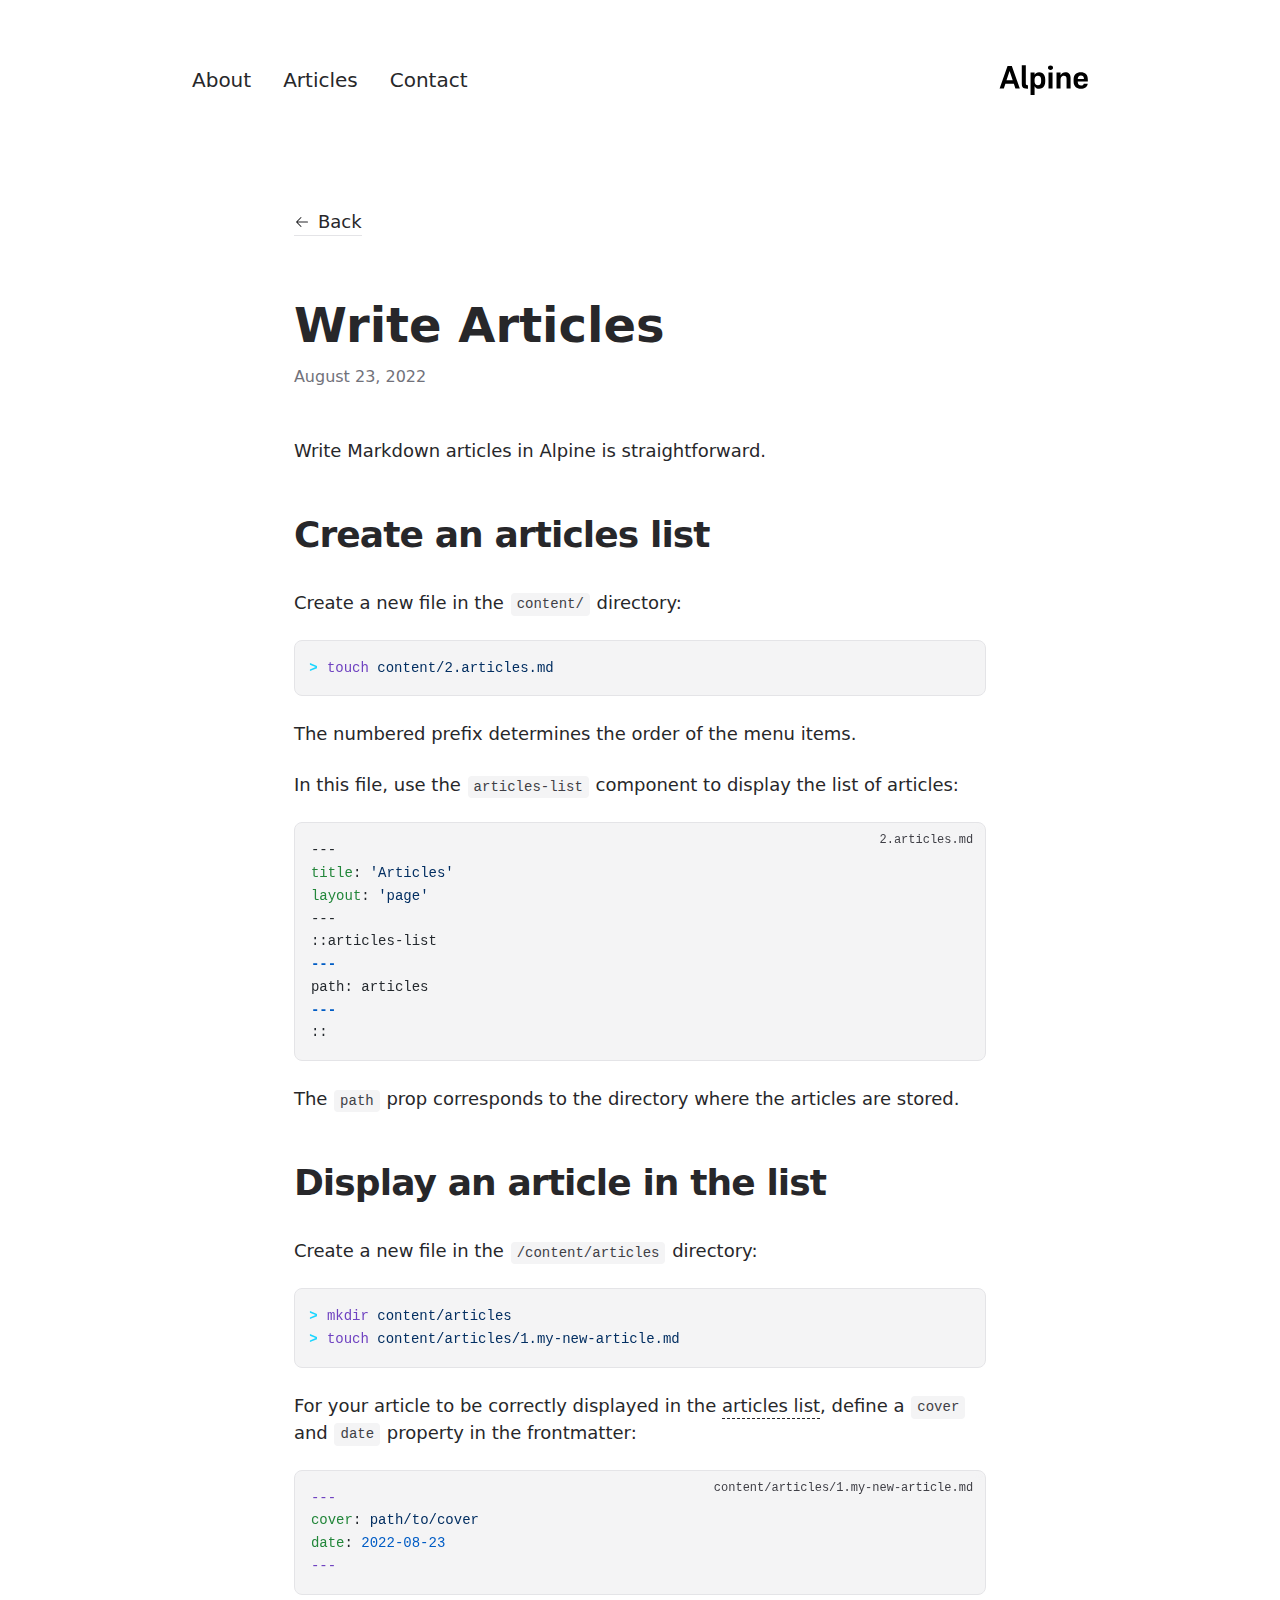
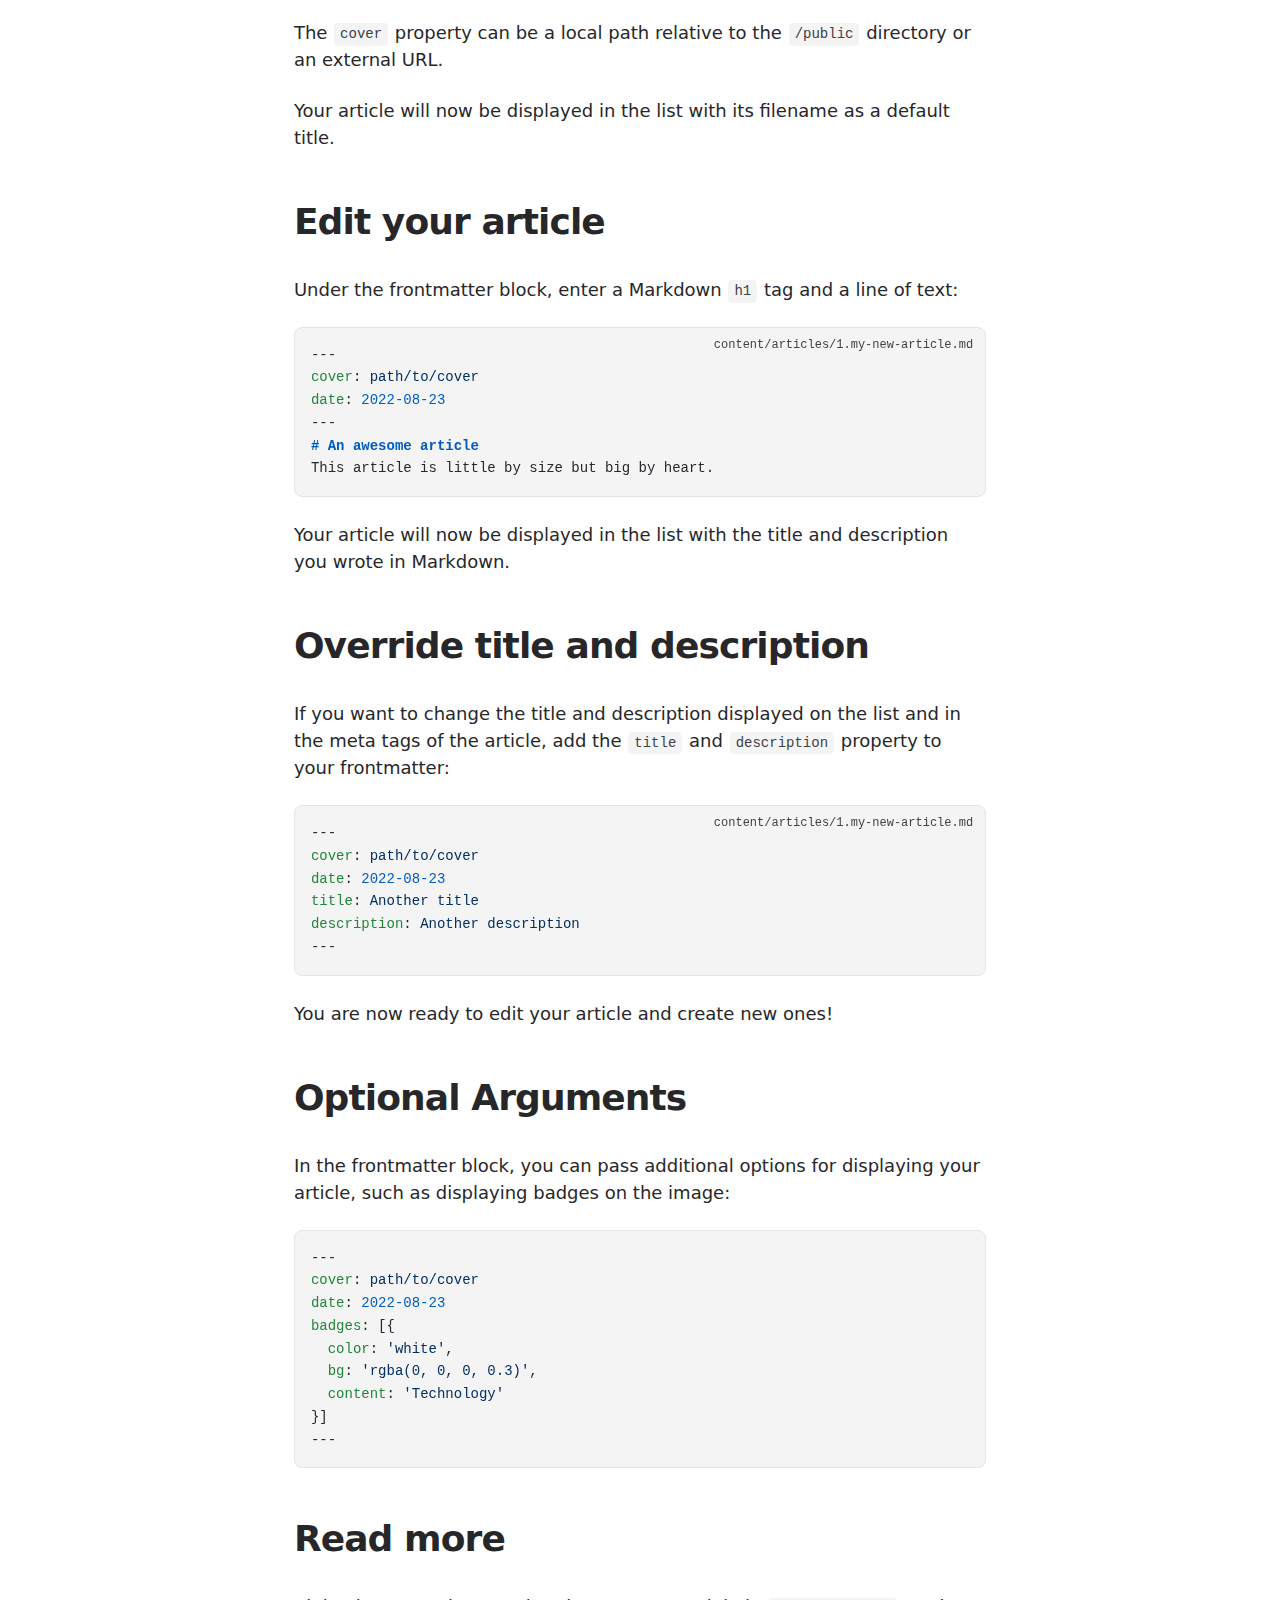
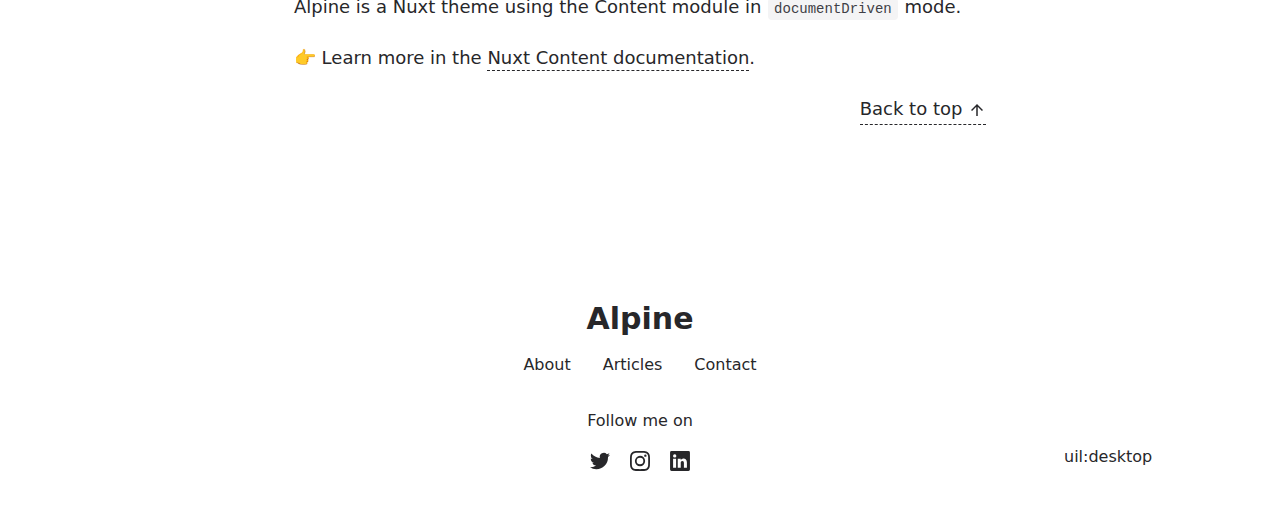
<file: articles/write-articles/index.html>
<!DOCTYPE html><html lang="en"><head><meta charset="utf-8">
<meta name="viewport" content="width=device-width, initial-scale=1">
<title>Write Articles</title>
<meta name="twitter:card" content="summary_large_image">
<meta property="og:image:width" content="400">
<meta property="og:image:height" content="300">
<meta property="og:image:alt" content="An image showcasing my project.">
<meta property="og:title" content="Write Articles">
<meta name="description" content="Writing Markdown articles in Alpine is straightforward.">
<meta property="og:description" content="Writing Markdown articles in Alpine is straightforward.">
<meta property="og:image" content="/articles/write-articles.webp">
<link rel="preload" as="fetch" crossorigin="anonymous" href="/articles/write-articles/_payload.json">
<link rel="stylesheet" href="/_nuxt/entry.BPGrFJUf.css">
<link rel="stylesheet" href="/_nuxt/DocumentDrivenNotFound.DNu04Dg9.css">
<link rel="stylesheet" href="/_nuxt/article.DMbk2RkZ.css">
<link rel="stylesheet" href="/_nuxt/ProseA.BeqxOOlC.css">
<link rel="stylesheet" href="/_nuxt/ProseH1.CsaTAanb.css">
<link rel="stylesheet" href="/_nuxt/ProseP.DBgMplgr.css">
<link rel="stylesheet" href="/_nuxt/ProseCodeInline.DhYQ212v.css">
<link rel="stylesheet" href="/_nuxt/ProsePre.CchFRBtv.css">
<link rel="stylesheet" href="/_nuxt/ProseCode.CZqBTw6W.css">
<link rel="stylesheet" href="/_nuxt/ProseH2.BK4v7qwr.css">
<link rel="modulepreload" as="script" crossorigin href="/_nuxt/entry.CXXirWaC.js">
<link rel="modulepreload" as="script" crossorigin href="/_nuxt/NuxtImg.CdxFRoPh.js">
<link rel="modulepreload" as="script" crossorigin href="/_nuxt/document-driven.BXRsiGA8.js">
<link rel="modulepreload" as="script" crossorigin href="/_nuxt/DocumentDrivenEmpty.DB0iBtOd.js">
<link rel="modulepreload" as="script" crossorigin href="/_nuxt/ContentRenderer.dZ2gLQB3.js">
<link rel="modulepreload" as="script" crossorigin href="/_nuxt/ContentRendererMarkdown.vue.2Sf9xq5J.js">
<link rel="modulepreload" as="script" crossorigin href="/_nuxt/DocumentDrivenNotFound.Dp2L6Y8U.js">
<link rel="modulepreload" as="script" crossorigin href="/_nuxt/article.cQa6Eh3p.js">
<link rel="modulepreload" as="script" crossorigin href="/_nuxt/ProseA.xij5fUM9.js">
<link rel="modulepreload" as="script" crossorigin href="/_nuxt/date.BcWussCh.js">
<link rel="modulepreload" as="script" crossorigin href="/_nuxt/ContentRendererMarkdown.DzBcNOmS.js">
<link rel="modulepreload" as="script" crossorigin href="/_nuxt/ProseH1.Dgg_4940.js">
<link rel="modulepreload" as="script" crossorigin href="/_nuxt/ProseP.BrQKpj32.js">
<link rel="modulepreload" as="script" crossorigin href="/_nuxt/ProseCodeInline.BhLabPOX.js">
<link rel="modulepreload" as="script" crossorigin href="/_nuxt/ProsePre.msR3MIB2.js">
<link rel="modulepreload" as="script" crossorigin href="/_nuxt/ProseCode.DQy7ftSJ.js">
<link rel="modulepreload" as="script" crossorigin href="/_nuxt/ProseH2.DM8HrDP9.js">
<link rel="prefetch" as="script" crossorigin href="/_nuxt/default.CHFfxy1d.js">
<link rel="prefetch" as="script" crossorigin href="/_nuxt/page.C9xVTCZr.js">
<link rel="prefetch" as="script" crossorigin href="/_nuxt/client-db.BzZ0_b0n.js">
<link rel="prefetch" as="style" href="/_nuxt/useStudio.Dm9_K55E.css">
<link rel="prefetch" as="script" crossorigin href="/_nuxt/useStudio.DibA0a4k.js">
<link rel="prefetch" as="style" href="/_nuxt/error-404.D8uONj7L.css">
<link rel="prefetch" as="script" crossorigin href="/_nuxt/error-404.CaLPnNFd.js">
<link rel="prefetch" as="style" href="/_nuxt/error-500.p7T9h8Pv.css">
<link rel="prefetch" as="script" crossorigin href="/_nuxt/error-500.CGzu0vu6.js">
<script type="module" src="/_nuxt/entry.CXXirWaC.js" crossorigin></script><style id="pinceau-runtime-hydratable">@media{.phy[--]{--puid:9k1aQe-v;}.pv-SD8E8d{max-width:var(--elements-container-maxWidth);padding-left:var(--elements-container-padding-mobile);padding-right:var(--elements-container-padding-mobile);}@media (min-width: 475px){.pv-SD8E8d{padding-left:var(--elements-container-padding-xs);padding-right:var(--elements-container-padding-xs);}}@media (min-width: 640px){.pv-SD8E8d{padding-left:var(--elements-container-padding-sm);padding-right:var(--elements-container-padding-sm);}}@media (min-width: 768px){.pv-SD8E8d{padding-left:var(--elements-container-padding-md);padding-right:var(--elements-container-padding-md);}}} </style><style id="pinceau-theme">@media { :root {--pinceau-mq: initial; --alpine-readableLine: 68ch;--alpine-backdrop-backgroundColor: #f4f4f5b3;--prose-code-inline-padding: 0.2rem 0.375rem 0.2rem 0.375rem;--prose-code-block-backdropFilter: contrast(1);--prose-code-block-border-style: solid;--prose-code-block-border-width: 1px;--prose-tbody-tr-borderBottom-style: dashed;--prose-tbody-tr-borderBottom-width: 1px;--prose-th-textAlign: inherit;--prose-thead-borderBottom-style: solid;--prose-thead-borderBottom-width: 1px;--prose-thead-border-style: solid;--prose-thead-border-width: 0px;--prose-table-textAlign: start;--prose-hr-width: 1px;--prose-hr-style: solid;--prose-li-listStylePosition: outside;--prose-ol-li-markerColor: currentColor;--prose-ol-paddingInlineStart: 21px;--prose-ol-listStyleType: decimal;--prose-ul-li-markerColor: currentColor;--prose-ul-paddingInlineStart: 21px;--prose-ul-listStyleType: disc;--prose-blockquote-border-style: solid;--prose-blockquote-border-width: 4px;--prose-blockquote-quotes: '201C' '201D' '2018' '2019';--prose-blockquote-paddingInlineStart: 24px;--prose-a-code-color-hover: currentColor;--prose-a-code-color-static: currentColor;--prose-a-hasCode-borderBottom: none;--prose-a-border-distance: 2px;--prose-a-border-color-hover: currentColor;--prose-a-border-color-static: currentColor;--prose-a-border-style-hover: solid;--prose-a-border-style-static: dashed;--prose-a-border-width: 1px;--prose-a-color-static: inherit;--prose-a-textDecoration: none;--prose-h6-margin: 3rem 0 2rem;--prose-h5-margin: 3rem 0 2rem;--prose-h4-margin: 3rem 0 2rem;--prose-h3-margin: 3rem 0 2rem;--prose-h2-margin: 3rem 0 2rem;--prose-h1-margin: 0 0 2rem;--prose-p-fontSize: 18px;--typography-lead-loose: 2;--typography-lead-relaxed: 1.625;--typography-lead-normal: 1.5;--typography-lead-snug: 1.375;--typography-lead-tight: 1.25;--typography-lead-none: 1;--typography-lead-10: 2.5rem;--typography-lead-9: 2.25rem;--typography-lead-8: 2rem;--typography-lead-7: 1.75rem;--typography-lead-6: 1.5rem;--typography-lead-5: 1.25rem;--typography-lead-4: 1rem;--typography-lead-3: .75rem;--typography-lead-2: .5rem;--typography-lead-1: .025rem;--typography-fontWeight-black: 900;--typography-fontWeight-extrabold: 800;--typography-fontWeight-bold: 700;--typography-fontWeight-semibold: 600;--typography-fontWeight-medium: 500;--typography-fontWeight-normal: 400;--typography-fontWeight-light: 300;--typography-fontWeight-extralight: 200;--typography-fontWeight-thin: 100;--typography-fontSize-9xl: 128px;--typography-fontSize-8xl: 96px;--typography-fontSize-7xl: 72px;--typography-fontSize-6xl: 60px;--typography-fontSize-5xl: 48px;--typography-fontSize-4xl: 36px;--typography-fontSize-3xl: 30px;--typography-fontSize-2xl: 24px;--typography-fontSize-xl: 20px;--typography-fontSize-lg: 18px;--typography-fontSize-base: 16px;--typography-fontSize-sm: 14px;--typography-fontSize-xs: 12px;--typography-letterSpacing-wide: 0.025em;--typography-letterSpacing-tight: -0.025em;--typography-verticalMargin-base: 24px;--typography-verticalMargin-sm: 16px;--elements-border-secondary-hover: [object Object];--elements-backdrop-background: #fffc;--elements-backdrop-filter: saturate(200%) blur(20px);--elements-container-maxWidth: 64rem;--lead-loose: 2;--lead-relaxed: 1.625;--lead-normal: 1.5;--lead-snug: 1.375;--lead-tight: 1.25;--lead-none: 1;--lead-10: 2.5rem;--lead-9: 2.25rem;--lead-8: 2rem;--lead-7: 1.75rem;--lead-6: 1.5rem;--lead-5: 1.25rem;--lead-4: 1rem;--lead-3: .75rem;--lead-2: .5rem;--lead-1: .025rem;--letterSpacing-widest: 0.1em;--letterSpacing-wider: 0.05em;--letterSpacing-wide: 0.025em;--letterSpacing-normal: 0em;--letterSpacing-tight: -0.025em;--letterSpacing-tighter: -0.05em;--fontSize-9xl: 8rem;--fontSize-8xl: 6rem;--fontSize-7xl: 4.5rem;--fontSize-6xl: 3.75rem;--fontSize-5xl: 3rem;--fontSize-4xl: 2.25rem;--fontSize-3xl: 1.875rem;--fontSize-2xl: 1.5rem;--fontSize-xl: 1.25rem;--fontSize-lg: 1.125rem;--fontSize-base: 1rem;--fontSize-sm: 0.875rem;--fontSize-xs: 0.75rem;--fontWeight-black: 900;--fontWeight-extrabold: 800;--fontWeight-bold: 700;--fontWeight-semibold: 600;--fontWeight-medium: 500;--fontWeight-normal: 400;--fontWeight-light: 300;--fontWeight-extralight: 200;--fontWeight-thin: 100;--font-mono: ui-monospace, SFMono-Regular, Menlo, Monaco, Consolas, Liberation Mono, Courier New, monospace;--font-serif: ui-serif, Georgia, Cambria, Times New Roman, Times, serif;--font-sans: ui-sans-serif, system-ui, -apple-system, BlinkMacSystemFont, Segoe UI, Roboto, Helvetica Neue, Arial, Noto Sans, sans-serif, Apple Color Emoji, Segoe UI Emoji, Segoe UI Symbol, Noto Color Emoji;--opacity-total: 1;--opacity-high: 0.8;--opacity-medium: 0.5;--opacity-soft: 0.3;--opacity-light: 0.15;--opacity-bright: 0.1;--opacity-noOpacity: 0;--borderWidth-lg: 3px;--borderWidth-md: 2px;--borderWidth-sm: 1px;--borderWidth-noBorder: 0;--space-rem-875: 0.875rem;--space-rem-625: 0.625rem;--space-rem-375: 0.375rem;--space-rem-125: 0.125rem;--space-px: 1px;--space-128: 32rem;--space-96: 24rem;--space-80: 20rem;--space-72: 18rem;--space-64: 16rem;--space-60: 15rem;--space-56: 14rem;--space-52: 13rem;--space-48: 12rem;--space-44: 11rem;--space-40: 10rem;--space-36: 9rem;--space-32: 8rem;--space-28: 7rem;--space-24: 6rem;--space-20: 5rem;--space-16: 4rem;--space-14: 3.5rem;--space-12: 3rem;--space-11: 2.75rem;--space-10: 2.5rem;--space-9: 2.25rem;--space-8: 2rem;--space-7: 1.75rem;--space-6: 1.5rem;--space-5: 1.25rem;--space-4: 1rem;--space-3: 0.75rem;--space-2: 0.5rem;--space-1: 0.25rem;--space-0: 0px;--size-full: 100%;--size-7xl: 80rem;--size-6xl: 72rem;--size-5xl: 64rem;--size-4xl: 56rem;--size-3xl: 48rem;--size-2xl: 42rem;--size-xl: 36rem;--size-lg: 32rem;--size-md: 28rem;--size-sm: 24rem;--size-xs: 20rem;--size-200: 200px;--size-104: 104px;--size-80: 80px;--size-64: 64px;--size-56: 56px;--size-48: 48px;--size-40: 40px;--size-32: 32px;--size-24: 24px;--size-20: 20px;--size-16: 16px;--size-12: 12px;--size-8: 8px;--size-6: 6px;--size-4: 4px;--size-2: 2px;--size-0: 0px;--radii-full: 9999px;--radii-3xl: 1.75rem;--radii-2xl: 1.5rem;--radii-xl: 1rem;--radii-lg: 0.75rem;--radii-md: 0.5rem;--radii-sm: 0.375rem;--radii-xs: 0.25rem;--radii-2xs: 0.125rem;--radii-none: 0px;--shadow-none: 0px 0px 0px 0px transparent;--shadow-lg: 0px 10px 15px -3px #000000, 0px 4px 6px -4px #000000;--shadow-md: 0px 4px 6px -1px #000000, 0px 2px 4px -2px #000000;--shadow-sm: 0px 1px 3px 0px #000000, 0px 1px 2px -1px #000000;--shadow-xs: 0px 1px 2px 0px #000000;--height-screen: 100vh;--width-screen: 100vw;--color-primary-900: #002e38;--color-primary-800: #005c70;--color-primary-700: #008aa9;--color-primary-600: #00b9e1;--color-primary-500: #1ad6ff;--color-primary-400: #40ddff;--color-primary-300: #66e4ff;--color-primary-200: #8deaff;--color-primary-100: #b3f1ff;--color-primary-50: #d9f8ff;--color-ruby-900: #380011;--color-ruby-800: #700021;--color-ruby-700: #a90032;--color-ruby-600: #e10043;--color-ruby-500: #ff1a5e;--color-ruby-400: #ff4079;--color-ruby-300: #ff6694;--color-ruby-200: #ff8dae;--color-ruby-100: #ffb3c9;--color-ruby-50: #ffd9e4;--color-pink-900: #380025;--color-pink-800: #70004b;--color-pink-700: #a90070;--color-pink-600: #e10095;--color-pink-500: #ff1ab2;--color-pink-400: #ff40bf;--color-pink-300: #ff66cc;--color-pink-200: #ff8dd8;--color-pink-100: #ffb3e5;--color-pink-50: #ffd9f2;--color-purple-900: #190038;--color-purple-800: #330070;--color-purple-700: #4c00a9;--color-purple-600: #6500e1;--color-purple-500: #811aff;--color-purple-400: #9640ff;--color-purple-300: #ab66ff;--color-purple-200: #c08dff;--color-purple-100: #d5b3ff;--color-purple-50: #ead9ff;--color-royalblue-900: #0b0531;--color-royalblue-800: #160a62;--color-royalblue-700: #211093;--color-royalblue-600: #2c15c4;--color-royalblue-500: #4127e8;--color-royalblue-400: #614bec;--color-royalblue-300: #806ff0;--color-royalblue-200: #a093f3;--color-royalblue-100: #c0b7f7;--color-royalblue-50: #dfdbfb;--color-indigoblue-900: #001238;--color-indigoblue-800: #002370;--color-indigoblue-700: #0035a9;--color-indigoblue-600: #0047e1;--color-indigoblue-500: #1a62ff;--color-indigoblue-400: #407cff;--color-indigoblue-300: #6696ff;--color-indigoblue-200: #8db0ff;--color-indigoblue-100: #b3cbff;--color-indigoblue-50: #d9e5ff;--color-blue-900: #002438;--color-blue-800: #004870;--color-blue-700: #006ca9;--color-blue-600: #0090e1;--color-blue-500: #1aadff;--color-blue-400: #40bbff;--color-blue-300: #66c8ff;--color-blue-200: #8dd6ff;--color-blue-100: #b3e4ff;--color-blue-50: #d9f1ff;--color-lightblue-900: #002e38;--color-lightblue-800: #005c70;--color-lightblue-700: #008aa9;--color-lightblue-600: #00b9e1;--color-lightblue-500: #1ad6ff;--color-lightblue-400: #40ddff;--color-lightblue-300: #66e4ff;--color-lightblue-200: #8deaff;--color-lightblue-100: #b3f1ff;--color-lightblue-50: #d9f8ff;--color-teal-900: #062a28;--color-teal-800: #0b544f;--color-teal-700: #117d77;--color-teal-600: #16a79e;--color-teal-500: #1cd1c6;--color-teal-400: #36e4da;--color-teal-300: #5fe9e1;--color-teal-200: #87efe9;--color-teal-100: #aff4f0;--color-teal-50: #d7faf8;--color-pear-900: #2a2b09;--color-pear-800: #545512;--color-pear-700: #7e801b;--color-pear-600: #a8aa24;--color-pear-500: #d0d32f;--color-pear-400: #d8da52;--color-pear-300: #e0e274;--color-pear-200: #e8e997;--color-pear-100: #eff0ba;--color-pear-50: #f7f8dc;--color-red-900: #380300;--color-red-800: #700700;--color-red-700: #a90a00;--color-red-600: #e10e00;--color-red-500: #ff281a;--color-red-400: #ff4c40;--color-red-300: #ff7066;--color-red-200: #ff948d;--color-red-100: #ffb7b3;--color-red-50: #ffdbd9;--color-orange-900: #381800;--color-orange-800: #702f00;--color-orange-700: #a94700;--color-orange-600: #e15e00;--color-orange-500: #ff7a1a;--color-orange-400: #ff9040;--color-orange-300: #ffa666;--color-orange-200: #ffbd8d;--color-orange-100: #ffd3b3;--color-orange-50: #ffe9d9;--color-yellow-900: #362b03;--color-yellow-800: #6d5605;--color-yellow-700: #a38108;--color-yellow-600: #daac0a;--color-yellow-500: #f5c828;--color-yellow-400: #f7d14c;--color-yellow-300: #f8da70;--color-yellow-200: #fae393;--color-yellow-100: #fcedb7;--color-yellow-50: #fdf6db;--color-green-900: #003f25;--color-green-800: #005e38;--color-green-700: #007e4a;--color-green-600: #009d5d;--color-green-500: #00bd6f;--color-green-400: #00dc82;--color-green-300: #30ffaa;--color-green-200: #83ffcc;--color-green-100: #acffdd;--color-green-50: #d6ffee;--color-gray-900: #18181B;--color-gray-800: #27272A;--color-gray-700: #3f3f46;--color-gray-600: #52525B;--color-gray-500: #71717A;--color-gray-400: #a1a1aa;--color-gray-300: #D4d4d8;--color-gray-200: #e4e4e7;--color-gray-100: #f4f4f5;--color-gray-50: #fafafa;--color-black: #0c0c0d;--color-white: #FFFFFF;--media-portrait: only screen and (orientation: portrait);--media-landscape: only screen and (orientation: landscape);--media-rm: (prefers-reduced-motion: reduce);--media-2xl: (min-width: 1536px);--media-xl: (min-width: 1280px);--media-lg: (min-width: 1024px);--media-md: (min-width: 768px);--media-sm: (min-width: 640px);--media-xs: (min-width: 475px);--alpine-body-color: var(--color-gray-800);--alpine-body-backgroundColor: var(--color-white);--prose-code-inline-fontWeight: var(--typography-fontWeight-normal);--prose-code-inline-fontSize: var(--typography-fontSize-sm);--prose-code-inline-borderRadius: var(--radii-xs);--prose-code-block-pre-padding: var(--typography-verticalMargin-sm);--prose-code-block-margin: var(--typography-verticalMargin-base) 0;--prose-code-block-fontSize: var(--typography-fontSize-sm);--prose-tbody-code-inline-fontSize: var(--typography-fontSize-sm);--prose-tbody-td-padding: var(--typography-verticalMargin-sm);--prose-th-fontWeight: var(--typography-fontWeight-semibold);--prose-th-padding: 0 var(--typography-verticalMargin-sm) var(--typography-verticalMargin-sm) var(--typography-verticalMargin-sm);--prose-table-lineHeight: var(--typography-lead-6);--prose-table-fontSize: var(--typography-fontSize-sm);--prose-table-margin: var(--typography-verticalMargin-base) 0;--prose-hr-margin: var(--typography-verticalMargin-base) 0;--prose-li-margin: var(--typography-verticalMargin-sm) 0;--prose-ol-margin: var(--typography-verticalMargin-base) 0;--prose-ul-margin: var(--typography-verticalMargin-base) 0;--prose-blockquote-margin: var(--typography-verticalMargin-base) 0;--prose-a-code-border-style: var(--prose-a-border-style-static);--prose-a-code-border-width: var(--prose-a-border-width);--prose-a-fontWeight: var(--typography-fontWeight-medium);--prose-img-margin: var(--typography-verticalMargin-base) 0;--prose-strong-fontWeight: var(--typography-fontWeight-semibold);--prose-h6-iconSize: var(--typography-fontSize-base);--prose-h6-fontWeight: var(--typography-fontWeight-semibold);--prose-h6-lineHeight: var(--typography-lead-normal);--prose-h6-fontSize: var(--typography-fontSize-lg);--prose-h5-iconSize: var(--typography-fontSize-lg);--prose-h5-fontWeight: var(--typography-fontWeight-semibold);--prose-h5-lineHeight: var(--typography-lead-snug);--prose-h5-fontSize: var(--typography-fontSize-xl);--prose-h4-iconSize: var(--typography-fontSize-lg);--prose-h4-letterSpacing: var(--typography-letterSpacing-tight);--prose-h4-fontWeight: var(--typography-fontWeight-semibold);--prose-h4-lineHeight: var(--typography-lead-snug);--prose-h4-fontSize: var(--typography-fontSize-2xl);--prose-h3-iconSize: var(--typography-fontSize-xl);--prose-h3-letterSpacing: var(--typography-letterSpacing-tight);--prose-h3-fontWeight: var(--typography-fontWeight-semibold);--prose-h3-lineHeight: var(--typography-lead-snug);--prose-h3-fontSize: var(--typography-fontSize-3xl);--prose-h2-iconSize: var(--typography-fontSize-2xl);--prose-h2-letterSpacing: var(--typography-letterSpacing-tight);--prose-h2-fontWeight: var(--typography-fontWeight-semibold);--prose-h2-lineHeight: var(--typography-lead-tight);--prose-h2-fontSize: var(--typography-fontSize-4xl);--prose-h1-iconSize: var(--typography-fontSize-3xl);--prose-h1-letterSpacing: var(--typography-letterSpacing-tight);--prose-h1-fontWeight: var(--typography-fontWeight-bold);--prose-h1-lineHeight: var(--typography-lead-tight);--prose-h1-fontSize: var(--typography-fontSize-5xl);--prose-p-br-margin: var(--typography-verticalMargin-base) 0 0 0;--prose-p-margin: var(--typography-verticalMargin-base) 0;--prose-p-lineHeight: var(--typography-lead-normal);--typography-color-primary-900: var(--color-primary-900);--typography-color-primary-800: var(--color-primary-800);--typography-color-primary-700: var(--color-primary-700);--typography-color-primary-600: var(--color-primary-600);--typography-color-primary-500: var(--color-primary-500);--typography-color-primary-400: var(--color-primary-400);--typography-color-primary-300: var(--color-primary-300);--typography-color-primary-200: var(--color-primary-200);--typography-color-primary-100: var(--color-primary-100);--typography-color-primary-50: var(--color-primary-50);--typography-font-code: var(--font-mono);--typography-font-body: var(--font-sans);--typography-font-display: var(--font-sans);--typography-body-backgroundColor: var(--color-white);--typography-body-color: var(--color-black);--elements-state-danger-borderColor-secondary: var(--color-red-200);--elements-state-danger-borderColor-primary: var(--color-red-100);--elements-state-danger-backgroundColor-secondary: var(--color-red-100);--elements-state-danger-backgroundColor-primary: var(--color-red-50);--elements-state-danger-color-secondary: var(--color-red-600);--elements-state-danger-color-primary: var(--color-red-500);--elements-state-warning-borderColor-secondary: var(--color-yellow-200);--elements-state-warning-borderColor-primary: var(--color-yellow-100);--elements-state-warning-backgroundColor-secondary: var(--color-yellow-100);--elements-state-warning-backgroundColor-primary: var(--color-yellow-50);--elements-state-warning-color-secondary: var(--color-yellow-700);--elements-state-warning-color-primary: var(--color-yellow-600);--elements-state-success-borderColor-secondary: var(--color-green-200);--elements-state-success-borderColor-primary: var(--color-green-100);--elements-state-success-backgroundColor-secondary: var(--color-green-100);--elements-state-success-backgroundColor-primary: var(--color-green-50);--elements-state-success-color-secondary: var(--color-green-600);--elements-state-success-color-primary: var(--color-green-500);--elements-state-info-borderColor-secondary: var(--color-blue-200);--elements-state-info-borderColor-primary: var(--color-blue-100);--elements-state-info-backgroundColor-secondary: var(--color-blue-100);--elements-state-info-backgroundColor-primary: var(--color-blue-50);--elements-state-info-color-secondary: var(--color-blue-600);--elements-state-info-color-primary: var(--color-blue-500);--elements-state-primary-borderColor-secondary: var(--color-primary-200);--elements-state-primary-borderColor-primary: var(--color-primary-100);--elements-state-primary-backgroundColor-secondary: var(--color-primary-100);--elements-state-primary-backgroundColor-primary: var(--color-primary-50);--elements-state-primary-color-secondary: var(--color-primary-700);--elements-state-primary-color-primary: var(--color-primary-600);--elements-surface-secondary-backgroundColor: var(--color-gray-200);--elements-surface-primary-backgroundColor: var(--color-gray-100);--elements-surface-background-base: var(--color-gray-100);--elements-border-secondary-static: var(--color-gray-200);--elements-border-primary-hover: var(--color-gray-200);--elements-border-primary-static: var(--color-gray-100);--elements-container-padding-md: var(--space-16);--elements-container-padding-sm: var(--space-12);--elements-container-padding-xs: var(--space-8);--elements-container-padding-mobile: var(--space-6);--elements-text-secondary-color-hover: var(--color-gray-700);--elements-text-secondary-color-static: var(--color-gray-500);--elements-text-primary-color-static: var(--color-gray-900);--text-6xl-lineHeight: var(--lead-none);--text-6xl-fontSize: var(--fontSize-6xl);--text-5xl-lineHeight: var(--lead-none);--text-5xl-fontSize: var(--fontSize-5xl);--text-4xl-lineHeight: var(--lead-10);--text-4xl-fontSize: var(--fontSize-4xl);--text-3xl-lineHeight: var(--lead-9);--text-3xl-fontSize: var(--fontSize-3xl);--text-2xl-lineHeight: var(--lead-8);--text-2xl-fontSize: var(--fontSize-2xl);--text-xl-lineHeight: var(--lead-7);--text-xl-fontSize: var(--fontSize-xl);--text-lg-lineHeight: var(--lead-7);--text-lg-fontSize: var(--fontSize-lg);--text-base-lineHeight: var(--lead-6);--text-base-fontSize: var(--fontSize-base);--text-sm-lineHeight: var(--lead-5);--text-sm-fontSize: var(--fontSize-sm);--text-xs-lineHeight: var(--lead-4);--text-xs-fontSize: var(--fontSize-xs);--shadow-2xl: 0px 25px 50px -12px var(--color-gray-900);--shadow-xl: 0px 20px 25px -5px var(--color-gray-400), 0px 8px 10px -6px #000000;--color-secondary-900: var(--color-gray-900);--color-secondary-800: var(--color-gray-800);--color-secondary-700: var(--color-gray-700);--color-secondary-600: var(--color-gray-600);--color-secondary-500: var(--color-gray-500);--color-secondary-400: var(--color-gray-400);--color-secondary-300: var(--color-gray-300);--color-secondary-200: var(--color-gray-200);--color-secondary-100: var(--color-gray-100);--color-secondary-50: var(--color-gray-50);--prose-a-code-background-hover: var(--typography-color-primary-50);--prose-a-code-border-color-hover: var(--typography-color-primary-500);--prose-a-color-hover: var(--typography-color-primary-500);--typography-color-secondary-900: var(--color-secondary-900);--typography-color-secondary-800: var(--color-secondary-800);--typography-color-secondary-700: var(--color-secondary-700);--typography-color-secondary-600: var(--color-secondary-600);--typography-color-secondary-500: var(--color-secondary-500);--typography-color-secondary-400: var(--color-secondary-400);--typography-color-secondary-300: var(--color-secondary-300);--typography-color-secondary-200: var(--color-secondary-200);--typography-color-secondary-100: var(--color-secondary-100);--typography-color-secondary-50: var(--color-secondary-50);--prose-code-inline-backgroundColor: var(--typography-color-secondary-100);--prose-code-inline-color: var(--typography-color-secondary-700);--prose-code-block-backgroundColor: var(--typography-color-secondary-100);--prose-code-block-color: var(--typography-color-secondary-700);--prose-code-block-border-color: var(--typography-color-secondary-200);--prose-tbody-tr-borderBottom-color: var(--typography-color-secondary-200);--prose-th-color: var(--typography-color-secondary-600);--prose-thead-borderBottom-color: var(--typography-color-secondary-200);--prose-thead-border-color: var(--typography-color-secondary-300);--prose-hr-color: var(--typography-color-secondary-200);--prose-blockquote-border-color: var(--typography-color-secondary-200);--prose-blockquote-color: var(--typography-color-secondary-500);--prose-a-code-border-color-static: var(--typography-color-secondary-400); } }@media { :root.dark {--pinceau-mq: dark; --alpine-backdrop-backgroundColor: #18181bb3;--prose-code-block-backdropFilter: contrast(1);--prose-ol-li-markerColor: currentColor;--prose-ul-li-markerColor: currentColor;--prose-a-code-color-hover: currentColor;--prose-a-code-color-static: currentColor;--prose-a-border-color-hover: currentColor;--prose-a-border-color-static: currentColor;--prose-a-color-static: inherit;--elements-backdrop-background: #0c0d0ccc;--alpine-body-color: var(--color-gray-200);--alpine-body-backgroundColor: var(--color-black);--typography-body-backgroundColor: var(--color-black);--typography-body-color: var(--color-white);--elements-state-danger-borderColor-secondary: var(--color-red-700);--elements-state-danger-borderColor-primary: var(--color-red-800);--elements-state-danger-backgroundColor-secondary: var(--color-red-800);--elements-state-danger-backgroundColor-primary: var(--color-red-900);--elements-state-danger-color-secondary: var(--color-red-200);--elements-state-danger-color-primary: var(--color-red-300);--elements-state-warning-borderColor-secondary: var(--color-yellow-700);--elements-state-warning-borderColor-primary: var(--color-yellow-800);--elements-state-warning-backgroundColor-secondary: var(--color-yellow-800);--elements-state-warning-backgroundColor-primary: var(--color-yellow-900);--elements-state-warning-color-secondary: var(--color-yellow-200);--elements-state-warning-color-primary: var(--color-yellow-400);--elements-state-success-borderColor-secondary: var(--color-green-700);--elements-state-success-borderColor-primary: var(--color-green-800);--elements-state-success-backgroundColor-secondary: var(--color-green-800);--elements-state-success-backgroundColor-primary: var(--color-green-900);--elements-state-success-color-secondary: var(--color-green-200);--elements-state-success-color-primary: var(--color-green-400);--elements-state-info-borderColor-secondary: var(--color-blue-700);--elements-state-info-borderColor-primary: var(--color-blue-800);--elements-state-info-backgroundColor-secondary: var(--color-blue-800);--elements-state-info-backgroundColor-primary: var(--color-blue-900);--elements-state-info-color-secondary: var(--color-blue-200);--elements-state-info-color-primary: var(--color-blue-400);--elements-state-primary-borderColor-secondary: var(--color-primary-700);--elements-state-primary-borderColor-primary: var(--color-primary-800);--elements-state-primary-backgroundColor-secondary: var(--color-primary-800);--elements-state-primary-backgroundColor-primary: var(--color-primary-900);--elements-state-primary-color-secondary: var(--color-primary-200);--elements-state-primary-color-primary: var(--color-primary-400);--elements-surface-secondary-backgroundColor: var(--color-gray-800);--elements-surface-primary-backgroundColor: var(--color-gray-900);--elements-surface-background-base: var(--color-gray-900);--elements-border-secondary-static: var(--color-gray-800);--elements-border-primary-hover: var(--color-gray-800);--elements-border-primary-static: var(--color-gray-900);--elements-text-secondary-color-hover: var(--color-gray-200);--elements-text-secondary-color-static: var(--color-gray-400);--elements-text-primary-color-static: var(--color-gray-50);--prose-a-code-background-hover: var(--typography-color-primary-900);--prose-a-code-border-color-hover: var(--typography-color-primary-600);--prose-a-color-hover: var(--typography-color-primary-400);--prose-code-inline-backgroundColor: var(--typography-color-secondary-800);--prose-code-inline-color: var(--typography-color-secondary-200);--prose-code-block-backgroundColor: var(--typography-color-secondary-900);--prose-code-block-color: var(--typography-color-secondary-200);--prose-code-block-border-color: var(--typography-color-secondary-800);--prose-tbody-tr-borderBottom-color: var(--typography-color-secondary-800);--prose-th-color: var(--typography-color-secondary-400);--prose-thead-borderBottom-color: var(--typography-color-secondary-800);--prose-thead-border-color: var(--typography-color-secondary-600);--prose-hr-color: var(--typography-color-secondary-800);--prose-blockquote-border-color: var(--typography-color-secondary-700);--prose-blockquote-color: var(--typography-color-secondary-400);--prose-a-code-border-color-static: var(--typography-color-secondary-600); } }</style><script>"use strict";(()=>{const a=window,e=document.documentElement,m=["dark","light"],c=window&&window.localStorage&&window.localStorage.getItem&&window.localStorage.getItem("nuxt-color-mode")||"system";let n=c==="system"?d():c;const l=e.getAttribute("data-color-mode-forced");l&&(n=l),i(n),a["__NUXT_COLOR_MODE__"]={preference:c,value:n,getColorScheme:d,addColorScheme:i,removeColorScheme:f};function i(o){const t=""+o+"",s="";e.classList?e.classList.add(t):e.className+=" "+t,s&&e.setAttribute("data-"+s,o)}function f(o){const t=""+o+"",s="";e.classList?e.classList.remove(t):e.className=e.className.replace(new RegExp(t,"g"),""),s&&e.removeAttribute("data-"+s)}function r(o){return a.matchMedia("(prefers-color-scheme"+o+")")}function d(){if(a.matchMedia&&r("").media!=="not all"){for(const o of m)if(r(":"+o).matches)return o}return"light"}})();
</script></head><body><div id="__nuxt"><div class="container pv-SD8E8d pc-9k1aQe app-layout" data-v-36825fd3 data-v-b14f06ca><!--[--><div class="nuxt-progress" style="width:0%;height:3px;opacity:0;background-size:Infinity% auto;" data-v-36825fd3></div><header class="right" data-v-36825fd3 data-v-bdd37af7><div class="menu" data-v-bdd37af7><button aria-label="Navigation Menu" data-v-bdd37af7><svg width="24" height="24" viewBox="0 0 68 68" fill="currentColor" xmlns="http://www.w3.org/2000/svg" data-v-bdd37af7><path d="M8 34C8 32.1362 8 31.2044 8.30448 30.4693C8.71046 29.4892 9.48915 28.7105 10.4693 28.3045C11.2044 28 12.1362 28 14 28C15.8638 28 16.7956 28 17.5307 28.3045C18.5108 28.7105 19.2895 29.4892 19.6955 30.4693C20 31.2044 20 32.1362 20 34C20 35.8638 20 36.7956 19.6955 37.5307C19.2895 38.5108 18.5108 39.2895 17.5307 39.6955C16.7956 40 15.8638 40 14 40C12.1362 40 11.2044 40 10.4693 39.6955C9.48915 39.2895 8.71046 38.5108 8.30448 37.5307C8 36.7956 8 35.8638 8 34Z" data-v-bdd37af7></path><path d="M28 34C28 32.1362 28 31.2044 28.3045 30.4693C28.7105 29.4892 29.4892 28.7105 30.4693 28.3045C31.2044 28 32.1362 28 34 28C35.8638 28 36.7956 28 37.5307 28.3045C38.5108 28.7105 39.2895 29.4892 39.6955 30.4693C40 31.2044 40 32.1362 40 34C40 35.8638 40 36.7956 39.6955 37.5307C39.2895 38.5108 38.5108 39.2895 37.5307 39.6955C36.7956 40 35.8638 40 34 40C32.1362 40 31.2044 40 30.4693 39.6955C29.4892 39.2895 28.7105 38.5108 28.3045 37.5307C28 36.7956 28 35.8638 28 34Z" data-v-bdd37af7></path><path d="M48 34C48 32.1362 48 31.2044 48.3045 30.4693C48.7105 29.4892 49.4892 28.7105 50.4693 28.3045C51.2044 28 52.1362 28 54 28C55.8638 28 56.7956 28 57.5307 28.3045C58.5108 28.7105 59.2895 29.4892 59.6955 30.4693C60 31.2044 60 32.1362 60 34C60 35.8638 60 36.7956 59.6955 37.5307C59.2895 38.5108 58.5108 39.2895 57.5307 39.6955C56.7956 40 55.8638 40 54 40C52.1362 40 51.2044 40 50.4693 39.6955C49.4892 39.2895 48.7105 38.5108 48.3045 37.5307C48 36.7956 48 35.8638 48 34Z" data-v-bdd37af7></path></svg></button></div><div class="overlay" data-v-bdd37af7><nav data-v-bdd37af7 data-v-c490eb46><ul data-v-c490eb46><!--[--><li data-v-c490eb46><a href="/" class="" data-v-c490eb46><span class="underline-fx" data-v-c490eb46></span> About</a></li><li data-v-c490eb46><a href="/articles" class="" data-v-c490eb46><span class="underline-fx" data-v-c490eb46></span> Articles</a></li><li data-v-c490eb46><a href="/contact" class="" data-v-c490eb46><span class="underline-fx" data-v-c490eb46></span> Contact</a></li><!--]--></ul></nav></div><div class="logo" data-v-bdd37af7><a href="/" class="" data-v-bdd37af7><img src="/logo-dark.svg" class="dark-img" alt="alpine" width="89" height="31" data-v-bdd37af7><img src="/logo.svg" class="light-img" alt="alpine" width="89" height="31" data-v-bdd37af7></a></div><div class="main-nav" data-v-bdd37af7><nav data-v-bdd37af7 data-v-c490eb46><ul data-v-c490eb46><!--[--><li data-v-c490eb46><a href="/" class="" data-v-c490eb46><span class="underline-fx" data-v-c490eb46></span> About</a></li><li data-v-c490eb46><a href="/articles" class="" data-v-c490eb46><span class="underline-fx" data-v-c490eb46></span> Articles</a></li><li data-v-c490eb46><a href="/contact" class="" data-v-c490eb46><span class="underline-fx" data-v-c490eb46></span> Contact</a></li><!--]--></ul></nav></div></header><!--[--><div class="document-driven-page"><article data-v-a0eeee0f><a href="/articles" class="back" data-v-a0eeee0f><svg xmlns="http://www.w3.org/2000/svg" xmlns:xlink="http://www.w3.org/1999/xlink" aria-hidden="true" role="img" class="icon" data-v-a0eeee0f style="" width="1em" height="1em" viewBox="0 0 256 256" data-v-88b84b7e><path fill="currentColor" d="M224 128a8 8 0 0 1-8 8H59.31l58.35 58.34a8 8 0 0 1-11.32 11.32l-72-72a8 8 0 0 1 0-11.32l72-72a8 8 0 0 1 11.32 11.32L59.31 120H216a8 8 0 0 1 8 8"/></svg><span data-v-a0eeee0f> Back </span></a><header data-v-a0eeee0f><h1 class="title" data-v-a0eeee0f>Write Articles</h1><time datetime="2022-08-23T00:00:00.000Z" data-v-a0eeee0f>August 23, 2022</time></header><div class="prose" data-v-a0eeee0f><!--[--><div><h1 id="write-articles" data-v-15ee1092><a aria-current="page" href="/articles/write-articles#write-articles" class="router-link-active router-link-exact-active" data-v-15ee1092><!--[-->Write Articles<!--]--><!----></a></h1><p data-v-ae1f4f41><!--[-->Write Markdown articles in Alpine is straightforward.<!--]--></p><h2 id="create-an-articles-list" data-v-03d2ff0e><a aria-current="page" href="/articles/write-articles#create-an-articles-list" class="router-link-active router-link-exact-active" data-v-03d2ff0e><!--[-->Create an articles list<!--]--><!----></a></h2><p data-v-ae1f4f41><!--[-->Create a new file in the <code class="" data-v-c0b988de><!--[-->content/<!--]--></code> directory:<!--]--></p><div class="highlight-bash prose-code" meta data-v-dac9d8e9><!----><!--[--><pre class="language-bash shiki shiki-themes github-light github-dark" style=""><!--[--><code><span class="line" line="1"><span style="--shiki-default:#6F42C1;--shiki-dark:#B392F0">touch</span><span style="--shiki-default:#032F62;--shiki-dark:#9ECBFF"> content/2.articles.md
</span></span></code><!--]--></pre><!--]--><button class="copy-button" data-v-dac9d8e9 data-v-dd8b8674><span class="sr-only" data-v-dd8b8674>Copy to clipboard</span><span class="icon-wrapper" data-v-dd8b8674><svg xmlns="http://www.w3.org/2000/svg" xmlns:xlink="http://www.w3.org/1999/xlink" aria-hidden="true" role="img" class="icon" data-v-dd8b8674 style="" width="18px" height="18px" viewBox="0 0 256 256" data-v-88b84b7e><path fill="currentColor" d="M216 32H88a8 8 0 0 0-8 8v40H40a8 8 0 0 0-8 8v128a8 8 0 0 0 8 8h128a8 8 0 0 0 8-8v-40h40a8 8 0 0 0 8-8V40a8 8 0 0 0-8-8m-56 176H48V96h112Zm48-48h-32V88a8 8 0 0 0-8-8H96V48h112Z"/></svg></span></button></div><p data-v-ae1f4f41><!--[-->The numbered prefix determines the order of the menu items.<!--]--></p><p data-v-ae1f4f41><!--[-->In this file, use the <code class="" data-v-c0b988de><!--[-->articles-list<!--]--></code> component to display the list of articles:<!--]--></p><div class="highlight-md prose-code" meta data-v-dac9d8e9><span class="filename" data-v-dac9d8e9>2.articles.md</span><!--[--><pre class="language-md shiki shiki-themes github-light github-dark" style=""><!--[--><code><span class="line" line="1"><span style="--shiki-default:#24292E;--shiki-dark:#E1E4E8">---
</span></span><span class="line" line="2"><span style="--shiki-default:#22863A;--shiki-dark:#85E89D">title</span><span style="--shiki-default:#24292E;--shiki-dark:#E1E4E8">: </span><span style="--shiki-default:#032F62;--shiki-dark:#9ECBFF">&#39;Articles&#39;
</span></span><span class="line" line="3"><span style="--shiki-default:#22863A;--shiki-dark:#85E89D">layout</span><span style="--shiki-default:#24292E;--shiki-dark:#E1E4E8">: </span><span style="--shiki-default:#032F62;--shiki-dark:#9ECBFF">&#39;page&#39;
</span></span><span class="line" line="4"><span style="--shiki-default:#24292E;--shiki-dark:#E1E4E8">---
</span></span><span class="line" line="5"><span style="--shiki-default:#24292E;--shiki-dark:#E1E4E8">::articles-list
</span></span><span class="line" line="6"><span style="--shiki-default:#005CC5;--shiki-dark:#79B8FF;--shiki-default-font-weight:bold;--shiki-dark-font-weight:bold">---
</span></span><span class="line" line="7"><span style="--shiki-default:#24292E;--shiki-dark:#E1E4E8">path: articles
</span></span><span class="line" line="8"><span style="--shiki-default:#005CC5;--shiki-dark:#79B8FF;--shiki-default-font-weight:bold;--shiki-dark-font-weight:bold">---
</span></span><span class="line" line="9"><span style="--shiki-default:#24292E;--shiki-dark:#E1E4E8">::
</span></span></code><!--]--></pre><!--]--><button class="copy-button" data-v-dac9d8e9 data-v-dd8b8674><span class="sr-only" data-v-dd8b8674>Copy to clipboard</span><span class="icon-wrapper" data-v-dd8b8674><svg xmlns="http://www.w3.org/2000/svg" xmlns:xlink="http://www.w3.org/1999/xlink" aria-hidden="true" role="img" class="icon" data-v-dd8b8674 style="" width="18px" height="18px" viewBox="0 0 256 256" data-v-88b84b7e><path fill="currentColor" d="M216 32H88a8 8 0 0 0-8 8v40H40a8 8 0 0 0-8 8v128a8 8 0 0 0 8 8h128a8 8 0 0 0 8-8v-40h40a8 8 0 0 0 8-8V40a8 8 0 0 0-8-8m-56 176H48V96h112Zm48-48h-32V88a8 8 0 0 0-8-8H96V48h112Z"/></svg></span></button></div><p data-v-ae1f4f41><!--[-->The <code class="" data-v-c0b988de><!--[-->path<!--]--></code> prop corresponds to the directory where the articles are stored.<!--]--></p><h2 id="display-an-article-in-the-list" data-v-03d2ff0e><a aria-current="page" href="/articles/write-articles#display-an-article-in-the-list" class="router-link-active router-link-exact-active" data-v-03d2ff0e><!--[-->Display an article in the list<!--]--><!----></a></h2><p data-v-ae1f4f41><!--[-->Create a new file in the <code class="" data-v-c0b988de><!--[-->/content/articles<!--]--></code> directory:<!--]--></p><div class="highlight-bash prose-code" meta data-v-dac9d8e9><!----><!--[--><pre class="language-bash shiki shiki-themes github-light github-dark" style=""><!--[--><code><span class="line" line="1"><span style="--shiki-default:#6F42C1;--shiki-dark:#B392F0">mkdir</span><span style="--shiki-default:#032F62;--shiki-dark:#9ECBFF"> content/articles
</span></span><span class="line" line="2"><span style="--shiki-default:#6F42C1;--shiki-dark:#B392F0">touch</span><span style="--shiki-default:#032F62;--shiki-dark:#9ECBFF"> content/articles/1.my-new-article.md
</span></span></code><!--]--></pre><!--]--><button class="copy-button" data-v-dac9d8e9 data-v-dd8b8674><span class="sr-only" data-v-dd8b8674>Copy to clipboard</span><span class="icon-wrapper" data-v-dd8b8674><svg xmlns="http://www.w3.org/2000/svg" xmlns:xlink="http://www.w3.org/1999/xlink" aria-hidden="true" role="img" class="icon" data-v-dd8b8674 style="" width="18px" height="18px" viewBox="0 0 256 256" data-v-88b84b7e><path fill="currentColor" d="M216 32H88a8 8 0 0 0-8 8v40H40a8 8 0 0 0-8 8v128a8 8 0 0 0 8 8h128a8 8 0 0 0 8-8v-40h40a8 8 0 0 0 8-8V40a8 8 0 0 0-8-8m-56 176H48V96h112Zm48-48h-32V88a8 8 0 0 0-8-8H96V48h112Z"/></svg></span></button></div><p data-v-ae1f4f41><!--[-->For your article to be correctly displayed in the <a href="/articles" class="" data-v-cfbd86b9><!--[-->articles list<!--]--></a>, define a <code class="" data-v-c0b988de><!--[-->cover<!--]--></code> and <code class="" data-v-c0b988de><!--[-->date<!--]--></code> property in the frontmatter:<!--]--></p><div class="highlight-yaml prose-code" meta data-v-dac9d8e9><span class="filename" data-v-dac9d8e9>content/articles/1.my-new-article.md</span><!--[--><pre class="language-yaml shiki shiki-themes github-light github-dark" style=""><!--[--><code><span class="line" line="1"><span style="--shiki-default:#6F42C1;--shiki-dark:#B392F0">---
</span></span><span class="line" line="2"><span style="--shiki-default:#22863A;--shiki-dark:#85E89D">cover</span><span style="--shiki-default:#24292E;--shiki-dark:#E1E4E8">: </span><span style="--shiki-default:#032F62;--shiki-dark:#9ECBFF">path/to/cover
</span></span><span class="line" line="3"><span style="--shiki-default:#22863A;--shiki-dark:#85E89D">date</span><span style="--shiki-default:#24292E;--shiki-dark:#E1E4E8">: </span><span style="--shiki-default:#005CC5;--shiki-dark:#79B8FF">2022-08-23
</span></span><span class="line" line="4"><span style="--shiki-default:#6F42C1;--shiki-dark:#B392F0">---
</span></span></code><!--]--></pre><!--]--><button class="copy-button" data-v-dac9d8e9 data-v-dd8b8674><span class="sr-only" data-v-dd8b8674>Copy to clipboard</span><span class="icon-wrapper" data-v-dd8b8674><svg xmlns="http://www.w3.org/2000/svg" xmlns:xlink="http://www.w3.org/1999/xlink" aria-hidden="true" role="img" class="icon" data-v-dd8b8674 style="" width="18px" height="18px" viewBox="0 0 256 256" data-v-88b84b7e><path fill="currentColor" d="M216 32H88a8 8 0 0 0-8 8v40H40a8 8 0 0 0-8 8v128a8 8 0 0 0 8 8h128a8 8 0 0 0 8-8v-40h40a8 8 0 0 0 8-8V40a8 8 0 0 0-8-8m-56 176H48V96h112Zm48-48h-32V88a8 8 0 0 0-8-8H96V48h112Z"/></svg></span></button></div><p data-v-ae1f4f41><!--[-->The <code class="" data-v-c0b988de><!--[-->cover<!--]--></code> property can be a local path relative to the <code class="" data-v-c0b988de><!--[-->/public<!--]--></code> directory or an external URL.<!--]--></p><p data-v-ae1f4f41><!--[-->Your article will now be displayed in the list with its filename as a default title.<!--]--></p><h2 id="edit-your-article" data-v-03d2ff0e><a aria-current="page" href="/articles/write-articles#edit-your-article" class="router-link-active router-link-exact-active" data-v-03d2ff0e><!--[-->Edit your article<!--]--><!----></a></h2><p data-v-ae1f4f41><!--[-->Under the frontmatter block, enter a Markdown <code class="" data-v-c0b988de><!--[-->h1<!--]--></code> tag and a line of text:<!--]--></p><div class="highlight-md prose-code" meta data-v-dac9d8e9><span class="filename" data-v-dac9d8e9>content/articles/1.my-new-article.md</span><!--[--><pre class="language-md shiki shiki-themes github-light github-dark" style=""><!--[--><code><span class="line" line="1"><span style="--shiki-default:#24292E;--shiki-dark:#E1E4E8">---
</span></span><span class="line" line="2"><span style="--shiki-default:#22863A;--shiki-dark:#85E89D">cover</span><span style="--shiki-default:#24292E;--shiki-dark:#E1E4E8">: </span><span style="--shiki-default:#032F62;--shiki-dark:#9ECBFF">path/to/cover
</span></span><span class="line" line="3"><span style="--shiki-default:#22863A;--shiki-dark:#85E89D">date</span><span style="--shiki-default:#24292E;--shiki-dark:#E1E4E8">: </span><span style="--shiki-default:#005CC5;--shiki-dark:#79B8FF">2022-08-23
</span></span><span class="line" line="4"><span style="--shiki-default:#24292E;--shiki-dark:#E1E4E8">---
</span></span><span class="line" line="5"><span style="--shiki-default:#005CC5;--shiki-dark:#79B8FF;--shiki-default-font-weight:bold;--shiki-dark-font-weight:bold"># An awesome article
</span></span><span class="line" line="6"><span style="--shiki-default:#24292E;--shiki-dark:#E1E4E8">This article is little by size but big by heart.
</span></span></code><!--]--></pre><!--]--><button class="copy-button" data-v-dac9d8e9 data-v-dd8b8674><span class="sr-only" data-v-dd8b8674>Copy to clipboard</span><span class="icon-wrapper" data-v-dd8b8674><svg xmlns="http://www.w3.org/2000/svg" xmlns:xlink="http://www.w3.org/1999/xlink" aria-hidden="true" role="img" class="icon" data-v-dd8b8674 style="" width="18px" height="18px" viewBox="0 0 256 256" data-v-88b84b7e><path fill="currentColor" d="M216 32H88a8 8 0 0 0-8 8v40H40a8 8 0 0 0-8 8v128a8 8 0 0 0 8 8h128a8 8 0 0 0 8-8v-40h40a8 8 0 0 0 8-8V40a8 8 0 0 0-8-8m-56 176H48V96h112Zm48-48h-32V88a8 8 0 0 0-8-8H96V48h112Z"/></svg></span></button></div><p data-v-ae1f4f41><!--[-->Your article will now be displayed in the list with the title and description you wrote in Markdown.<!--]--></p><h2 id="override-title-and-description" data-v-03d2ff0e><a aria-current="page" href="/articles/write-articles#override-title-and-description" class="router-link-active router-link-exact-active" data-v-03d2ff0e><!--[-->Override title and description<!--]--><!----></a></h2><p data-v-ae1f4f41><!--[-->If you want to change the title and description displayed on the list and in the meta tags of the article, add the <code class="" data-v-c0b988de><!--[-->title<!--]--></code> and <code class="" data-v-c0b988de><!--[-->description<!--]--></code> property to your frontmatter:<!--]--></p><div class="highlight-md prose-code" meta data-v-dac9d8e9><span class="filename" data-v-dac9d8e9>content/articles/1.my-new-article.md</span><!--[--><pre class="language-md shiki shiki-themes github-light github-dark" style=""><!--[--><code><span class="line" line="1"><span style="--shiki-default:#24292E;--shiki-dark:#E1E4E8">---
</span></span><span class="line" line="2"><span style="--shiki-default:#22863A;--shiki-dark:#85E89D">cover</span><span style="--shiki-default:#24292E;--shiki-dark:#E1E4E8">: </span><span style="--shiki-default:#032F62;--shiki-dark:#9ECBFF">path/to/cover
</span></span><span class="line" line="3"><span style="--shiki-default:#22863A;--shiki-dark:#85E89D">date</span><span style="--shiki-default:#24292E;--shiki-dark:#E1E4E8">: </span><span style="--shiki-default:#005CC5;--shiki-dark:#79B8FF">2022-08-23
</span></span><span class="line" line="4"><span style="--shiki-default:#22863A;--shiki-dark:#85E89D">title</span><span style="--shiki-default:#24292E;--shiki-dark:#E1E4E8">: </span><span style="--shiki-default:#032F62;--shiki-dark:#9ECBFF">Another title
</span></span><span class="line" line="5"><span style="--shiki-default:#22863A;--shiki-dark:#85E89D">description</span><span style="--shiki-default:#24292E;--shiki-dark:#E1E4E8">: </span><span style="--shiki-default:#032F62;--shiki-dark:#9ECBFF">Another description
</span></span><span class="line" line="6"><span style="--shiki-default:#24292E;--shiki-dark:#E1E4E8">---
</span></span></code><!--]--></pre><!--]--><button class="copy-button" data-v-dac9d8e9 data-v-dd8b8674><span class="sr-only" data-v-dd8b8674>Copy to clipboard</span><span class="icon-wrapper" data-v-dd8b8674><svg xmlns="http://www.w3.org/2000/svg" xmlns:xlink="http://www.w3.org/1999/xlink" aria-hidden="true" role="img" class="icon" data-v-dd8b8674 style="" width="18px" height="18px" viewBox="0 0 256 256" data-v-88b84b7e><path fill="currentColor" d="M216 32H88a8 8 0 0 0-8 8v40H40a8 8 0 0 0-8 8v128a8 8 0 0 0 8 8h128a8 8 0 0 0 8-8v-40h40a8 8 0 0 0 8-8V40a8 8 0 0 0-8-8m-56 176H48V96h112Zm48-48h-32V88a8 8 0 0 0-8-8H96V48h112Z"/></svg></span></button></div><p data-v-ae1f4f41><!--[-->You are now ready to edit your article and create new ones!<!--]--></p><h2 id="optional-arguments" data-v-03d2ff0e><a aria-current="page" href="/articles/write-articles#optional-arguments" class="router-link-active router-link-exact-active" data-v-03d2ff0e><!--[-->Optional Arguments<!--]--><!----></a></h2><p data-v-ae1f4f41><!--[-->In the frontmatter block, you can pass additional options for displaying your article, such as displaying badges on the image:<!--]--></p><div class="highlight-md prose-code" meta data-v-dac9d8e9><!----><!--[--><pre class="language-md shiki shiki-themes github-light github-dark" style=""><!--[--><code><span class="line" line="1"><span style="--shiki-default:#24292E;--shiki-dark:#E1E4E8">---
</span></span><span class="line" line="2"><span style="--shiki-default:#22863A;--shiki-dark:#85E89D">cover</span><span style="--shiki-default:#24292E;--shiki-dark:#E1E4E8">: </span><span style="--shiki-default:#032F62;--shiki-dark:#9ECBFF">path/to/cover
</span></span><span class="line" line="3"><span style="--shiki-default:#22863A;--shiki-dark:#85E89D">date</span><span style="--shiki-default:#24292E;--shiki-dark:#E1E4E8">: </span><span style="--shiki-default:#005CC5;--shiki-dark:#79B8FF">2022-08-23
</span></span><span class="line" line="4"><span style="--shiki-default:#22863A;--shiki-dark:#85E89D">badges</span><span style="--shiki-default:#24292E;--shiki-dark:#E1E4E8">: [{
</span></span><span class="line" line="5"><span style="--shiki-default:#22863A;--shiki-dark:#85E89D">  color</span><span style="--shiki-default:#24292E;--shiki-dark:#E1E4E8">: </span><span style="--shiki-default:#032F62;--shiki-dark:#9ECBFF">&#39;white&#39;</span><span style="--shiki-default:#24292E;--shiki-dark:#E1E4E8">,
</span></span><span class="line" line="6"><span style="--shiki-default:#22863A;--shiki-dark:#85E89D">  bg</span><span style="--shiki-default:#24292E;--shiki-dark:#E1E4E8">: </span><span style="--shiki-default:#032F62;--shiki-dark:#9ECBFF">&#39;rgba(0, 0, 0, 0.3)&#39;</span><span style="--shiki-default:#24292E;--shiki-dark:#E1E4E8">,
</span></span><span class="line" line="7"><span style="--shiki-default:#22863A;--shiki-dark:#85E89D">  content</span><span style="--shiki-default:#24292E;--shiki-dark:#E1E4E8">: </span><span style="--shiki-default:#032F62;--shiki-dark:#9ECBFF">&#39;Technology&#39;
</span></span><span class="line" line="8"><span style="--shiki-default:#24292E;--shiki-dark:#E1E4E8">}]
</span></span><span class="line" line="9"><span style="--shiki-default:#24292E;--shiki-dark:#E1E4E8">---
</span></span></code><!--]--></pre><!--]--><button class="copy-button" data-v-dac9d8e9 data-v-dd8b8674><span class="sr-only" data-v-dd8b8674>Copy to clipboard</span><span class="icon-wrapper" data-v-dd8b8674><svg xmlns="http://www.w3.org/2000/svg" xmlns:xlink="http://www.w3.org/1999/xlink" aria-hidden="true" role="img" class="icon" data-v-dd8b8674 style="" width="18px" height="18px" viewBox="0 0 256 256" data-v-88b84b7e><path fill="currentColor" d="M216 32H88a8 8 0 0 0-8 8v40H40a8 8 0 0 0-8 8v128a8 8 0 0 0 8 8h128a8 8 0 0 0 8-8v-40h40a8 8 0 0 0 8-8V40a8 8 0 0 0-8-8m-56 176H48V96h112Zm48-48h-32V88a8 8 0 0 0-8-8H96V48h112Z"/></svg></span></button></div><h2 id="read-more" data-v-03d2ff0e><a aria-current="page" href="/articles/write-articles#read-more" class="router-link-active router-link-exact-active" data-v-03d2ff0e><!--[-->Read more<!--]--><!----></a></h2><p data-v-ae1f4f41><!--[-->Alpine is a Nuxt theme using the Content module in <code class="" data-v-c0b988de><!--[-->documentDriven<!--]--></code> mode.<!--]--></p><p data-v-ae1f4f41><!--[-->👉 Learn more in the <a href="https://content.nuxtjs.org/" rel="nofollow" data-v-cfbd86b9><!--[-->Nuxt Content documentation<!--]--></a>.<!--]--></p><style>html .default .shiki span {color: var(--shiki-default);background: var(--shiki-default-bg);font-style: var(--shiki-default-font-style);font-weight: var(--shiki-default-font-weight);text-decoration: var(--shiki-default-text-decoration);}html .shiki span {color: var(--shiki-default);background: var(--shiki-default-bg);font-style: var(--shiki-default-font-style);font-weight: var(--shiki-default-font-weight);text-decoration: var(--shiki-default-text-decoration);}html .dark .shiki span {color: var(--shiki-dark);background: var(--shiki-dark-bg);font-style: var(--shiki-dark-font-style);font-weight: var(--shiki-dark-font-weight);text-decoration: var(--shiki-dark-text-decoration);}html.dark .shiki span {color: var(--shiki-dark);background: var(--shiki-dark-bg);font-style: var(--shiki-dark-font-style);font-weight: var(--shiki-dark-font-weight);text-decoration: var(--shiki-dark-text-decoration);}</style></div><!--]--><div class="back-to-top" data-v-a0eeee0f><a data-v-a0eeee0f data-v-cfbd86b9><!--[-->Back to top <svg xmlns="http://www.w3.org/2000/svg" xmlns:xlink="http://www.w3.org/1999/xlink" aria-hidden="true" role="img" class="icon" data-v-a0eeee0f style="" width="1em" height="1em" viewBox="0 0 24 24" data-v-88b84b7e><path fill="currentColor" d="M11 20V7.825l-5.6 5.6L4 12l8-8l8 8l-1.4 1.425l-5.6-5.6V20z"/></svg><!--]--></a></div></div></article></div><!--]--><footer class="center" data-v-36825fd3 data-v-8c922342><a href="https://www.github.com/nuxt-themes/alpine" rel="noopener noreferrer" class="credits" data-v-8c922342>Alpine</a><div class="navigation" data-v-8c922342><nav data-v-8c922342 data-v-c490eb46><ul data-v-c490eb46><!--[--><li data-v-c490eb46><a href="/" class="" data-v-c490eb46><span class="underline-fx" data-v-c490eb46></span> About</a></li><li data-v-c490eb46><a href="/articles" class="" data-v-c490eb46><span class="underline-fx" data-v-c490eb46></span> Articles</a></li><li data-v-c490eb46><a href="/contact" class="" data-v-c490eb46><span class="underline-fx" data-v-c490eb46></span> Contact</a></li><!--]--></ul></nav></div><p class="message" data-v-8c922342>Follow me on</p><div class="icons" data-v-8c922342><div class="social" data-v-8c922342><!--[--><a href="https://twitter.com/nuxtlabs" rel="noopener noreferrer" target="_blank" title="nuxtlabs" aria-label="nuxtlabs" data-v-ba1862eb><svg xmlns="http://www.w3.org/2000/svg" xmlns:xlink="http://www.w3.org/1999/xlink" aria-hidden="true" role="img" class="icon" data-v-ba1862eb style="" width="1em" height="1em" viewBox="0 0 24 24" data-v-88b84b7e><path fill="currentColor" d="M22 5.8a8.49 8.49 0 0 1-2.36.64a4.13 4.13 0 0 0 1.81-2.27a8.21 8.21 0 0 1-2.61 1a4.1 4.1 0 0 0-7 3.74a11.64 11.64 0 0 1-8.45-4.29a4.16 4.16 0 0 0-.55 2.07a4.09 4.09 0 0 0 1.82 3.41a4.05 4.05 0 0 1-1.86-.51v.05a4.1 4.1 0 0 0 3.3 4a3.93 3.93 0 0 1-1.1.17a4.9 4.9 0 0 1-.77-.07a4.11 4.11 0 0 0 3.83 2.84A8.22 8.22 0 0 1 3 18.34a7.93 7.93 0 0 1-1-.06a11.57 11.57 0 0 0 6.29 1.85A11.59 11.59 0 0 0 20 8.45v-.53a8.43 8.43 0 0 0 2-2.12"/></svg></a><a href="https://instagram.com/atinuxt" rel="noopener noreferrer" target="_blank" title="atinuxt" aria-label="atinuxt" data-v-ba1862eb><svg xmlns="http://www.w3.org/2000/svg" xmlns:xlink="http://www.w3.org/1999/xlink" aria-hidden="true" role="img" class="icon" data-v-ba1862eb style="" width="1em" height="1em" viewBox="0 0 24 24" data-v-88b84b7e><path fill="currentColor" d="M17.34 5.46a1.2 1.2 0 1 0 1.2 1.2a1.2 1.2 0 0 0-1.2-1.2m4.6 2.42a7.59 7.59 0 0 0-.46-2.43a4.94 4.94 0 0 0-1.16-1.77a4.7 4.7 0 0 0-1.77-1.15a7.3 7.3 0 0 0-2.43-.47C15.06 2 14.72 2 12 2s-3.06 0-4.12.06a7.3 7.3 0 0 0-2.43.47a4.78 4.78 0 0 0-1.77 1.15a4.7 4.7 0 0 0-1.15 1.77a7.3 7.3 0 0 0-.47 2.43C2 8.94 2 9.28 2 12s0 3.06.06 4.12a7.3 7.3 0 0 0 .47 2.43a4.7 4.7 0 0 0 1.15 1.77a4.78 4.78 0 0 0 1.77 1.15a7.3 7.3 0 0 0 2.43.47C8.94 22 9.28 22 12 22s3.06 0 4.12-.06a7.3 7.3 0 0 0 2.43-.47a4.7 4.7 0 0 0 1.77-1.15a4.85 4.85 0 0 0 1.16-1.77a7.59 7.59 0 0 0 .46-2.43c0-1.06.06-1.4.06-4.12s0-3.06-.06-4.12M20.14 16a5.61 5.61 0 0 1-.34 1.86a3.06 3.06 0 0 1-.75 1.15a3.19 3.19 0 0 1-1.15.75a5.61 5.61 0 0 1-1.86.34c-1 .05-1.37.06-4 .06s-3 0-4-.06a5.73 5.73 0 0 1-1.94-.3a3.27 3.27 0 0 1-1.1-.75a3 3 0 0 1-.74-1.15a5.54 5.54 0 0 1-.4-1.9c0-1-.06-1.37-.06-4s0-3 .06-4a5.54 5.54 0 0 1 .35-1.9A3 3 0 0 1 5 5a3.14 3.14 0 0 1 1.1-.8A5.73 5.73 0 0 1 8 3.86c1 0 1.37-.06 4-.06s3 0 4 .06a5.61 5.61 0 0 1 1.86.34a3.06 3.06 0 0 1 1.19.8a3.06 3.06 0 0 1 .75 1.1a5.61 5.61 0 0 1 .34 1.9c.05 1 .06 1.37.06 4s-.01 3-.06 4M12 6.87A5.13 5.13 0 1 0 17.14 12A5.12 5.12 0 0 0 12 6.87m0 8.46A3.33 3.33 0 1 1 15.33 12A3.33 3.33 0 0 1 12 15.33"/></svg></a><a href="https://www.linkedin.com/company/nuxtlabs" rel="noopener noreferrer" target="_blank" title="LinkedIn" aria-label="LinkedIn" data-v-ba1862eb><svg xmlns="http://www.w3.org/2000/svg" xmlns:xlink="http://www.w3.org/1999/xlink" aria-hidden="true" role="img" class="icon" data-v-ba1862eb style="" width="1em" height="1em" viewBox="0 0 24 24" data-v-88b84b7e><path fill="currentColor" d="M20.47 2H3.53a1.45 1.45 0 0 0-1.47 1.43v17.14A1.45 1.45 0 0 0 3.53 22h16.94a1.45 1.45 0 0 0 1.47-1.43V3.43A1.45 1.45 0 0 0 20.47 2M8.09 18.74h-3v-9h3ZM6.59 8.48a1.56 1.56 0 1 1 0-3.12a1.57 1.57 0 1 1 0 3.12m12.32 10.26h-3v-4.83c0-1.21-.43-2-1.52-2A1.65 1.65 0 0 0 12.85 13a2 2 0 0 0-.1.73v5h-3v-9h3V11a3 3 0 0 1 2.71-1.5c2 0 3.45 1.29 3.45 4.06Z"/></svg></a><!--]--></div><div class="color-mode-switch" data-v-8c922342><button aria-label="Color Mode" data-v-8c922342 data-v-b88ceb4a><span data-v-b88ceb4a></span></button></div></div></footer><!--]--></div></div><script type="application/json" id="__NUXT_DATA__" data-ssr="true" data-src="/articles/write-articles/_payload.json">[{"state":1,"once":841,"_errors":843,"serverRendered":806,"path":7,"prerenderedAt":845},["Reactive",2],{"$sdd-pages":3,"$sdd-surrounds":780,"$sdd-globals":802,"$scolor-mode":804,"$sdd-navigation":807,"$sicons":825},["ShallowRef",4],["ShallowReactive",5],{"/articles/write-articles":6},{"_path":7,"_dir":8,"_draft":9,"_partial":9,"_locale":10,"title":11,"description":12,"cover":13,"date":14,"layout":15,"body":16,"_type":776,"_id":777,"_source":778,"_file":779,"_extension":105},"/articles/write-articles","articles",false,"","Write Articles","Writing Markdown articles in Alpine is straightforward.","/articles/write-articles.webp","2022-08-23T00:00:00.000Z","article",{"type":17,"children":18,"toc":768},"root",[19,27,33,40,54,82,87,100,209,222,228,239,271,301,358,377,382,388,400,467,472,478,497,580,585,591,596,728,734,747,762],{"type":20,"tag":21,"props":22,"children":24},"element","h1",{"id":23},"write-articles",[25],{"type":26,"value":11},"text",{"type":20,"tag":28,"props":29,"children":30},"p",{},[31],{"type":26,"value":32},"Write Markdown articles in Alpine is straightforward.",{"type":20,"tag":34,"props":35,"children":37},"h2",{"id":36},"create-an-articles-list",[38],{"type":26,"value":39},"Create an articles list",{"type":20,"tag":28,"props":41,"children":42},{},[43,45,52],{"type":26,"value":44},"Create a new file in the ",{"type":20,"tag":46,"props":47,"children":49},"code",{"className":48},[],[50],{"type":26,"value":51},"content/",{"type":26,"value":53}," directory:",{"type":20,"tag":55,"props":56,"children":60},"pre",{"className":57,"code":58,"language":59,"meta":10,"style":10},"language-bash shiki shiki-themes github-light github-dark","touch content/2.articles.md\n","bash",[61],{"type":20,"tag":46,"props":62,"children":63},{"__ignoreMap":10},[64],{"type":20,"tag":65,"props":66,"children":69},"span",{"class":67,"line":68},"line",1,[70,76],{"type":20,"tag":65,"props":71,"children":73},{"style":72},"--shiki-default:#6F42C1;--shiki-dark:#B392F0",[74],{"type":26,"value":75},"touch",{"type":20,"tag":65,"props":77,"children":79},{"style":78},"--shiki-default:#032F62;--shiki-dark:#9ECBFF",[80],{"type":26,"value":81}," content/2.articles.md\n",{"type":20,"tag":28,"props":83,"children":84},{},[85],{"type":26,"value":86},"The numbered prefix determines the order of the menu items.",{"type":20,"tag":28,"props":88,"children":89},{},[90,92,98],{"type":26,"value":91},"In this file, use the ",{"type":20,"tag":46,"props":93,"children":95},{"className":94},[],[96],{"type":26,"value":97},"articles-list",{"type":26,"value":99}," component to display the list of articles:",{"type":20,"tag":55,"props":101,"children":106},{"className":102,"code":103,"filename":104,"language":105,"meta":10,"style":10},"language-md shiki shiki-themes github-light github-dark","---\ntitle: 'Articles'\nlayout: 'page'\n---\n::articles-list\n---\npath: articles\n---\n::\n","2.articles.md","md",[107],{"type":20,"tag":46,"props":108,"children":109},{"__ignoreMap":10},[110,119,139,157,165,174,183,192,200],{"type":20,"tag":65,"props":111,"children":112},{"class":67,"line":68},[113],{"type":20,"tag":65,"props":114,"children":116},{"style":115},"--shiki-default:#24292E;--shiki-dark:#E1E4E8",[117],{"type":26,"value":118},"---\n",{"type":20,"tag":65,"props":120,"children":122},{"class":67,"line":121},2,[123,129,134],{"type":20,"tag":65,"props":124,"children":126},{"style":125},"--shiki-default:#22863A;--shiki-dark:#85E89D",[127],{"type":26,"value":128},"title",{"type":20,"tag":65,"props":130,"children":131},{"style":115},[132],{"type":26,"value":133},": ",{"type":20,"tag":65,"props":135,"children":136},{"style":78},[137],{"type":26,"value":138},"'Articles'\n",{"type":20,"tag":65,"props":140,"children":142},{"class":67,"line":141},3,[143,148,152],{"type":20,"tag":65,"props":144,"children":145},{"style":125},[146],{"type":26,"value":147},"layout",{"type":20,"tag":65,"props":149,"children":150},{"style":115},[151],{"type":26,"value":133},{"type":20,"tag":65,"props":153,"children":154},{"style":78},[155],{"type":26,"value":156},"'page'\n",{"type":20,"tag":65,"props":158,"children":160},{"class":67,"line":159},4,[161],{"type":20,"tag":65,"props":162,"children":163},{"style":115},[164],{"type":26,"value":118},{"type":20,"tag":65,"props":166,"children":168},{"class":67,"line":167},5,[169],{"type":20,"tag":65,"props":170,"children":171},{"style":115},[172],{"type":26,"value":173},"::articles-list\n",{"type":20,"tag":65,"props":175,"children":177},{"class":67,"line":176},6,[178],{"type":20,"tag":65,"props":179,"children":181},{"style":180},"--shiki-default:#005CC5;--shiki-dark:#79B8FF;--shiki-default-font-weight:bold;--shiki-dark-font-weight:bold",[182],{"type":26,"value":118},{"type":20,"tag":65,"props":184,"children":186},{"class":67,"line":185},7,[187],{"type":20,"tag":65,"props":188,"children":189},{"style":115},[190],{"type":26,"value":191},"path: articles\n",{"type":20,"tag":65,"props":193,"children":195},{"class":67,"line":194},8,[196],{"type":20,"tag":65,"props":197,"children":198},{"style":180},[199],{"type":26,"value":118},{"type":20,"tag":65,"props":201,"children":203},{"class":67,"line":202},9,[204],{"type":20,"tag":65,"props":205,"children":206},{"style":115},[207],{"type":26,"value":208},"::\n",{"type":20,"tag":28,"props":210,"children":211},{},[212,214,220],{"type":26,"value":213},"The ",{"type":20,"tag":46,"props":215,"children":217},{"className":216},[],[218],{"type":26,"value":219},"path",{"type":26,"value":221}," prop corresponds to the directory where the articles are stored.",{"type":20,"tag":34,"props":223,"children":225},{"id":224},"display-an-article-in-the-list",[226],{"type":26,"value":227},"Display an article in the list",{"type":20,"tag":28,"props":229,"children":230},{},[231,232,238],{"type":26,"value":44},{"type":20,"tag":46,"props":233,"children":235},{"className":234},[],[236],{"type":26,"value":237},"/content/articles",{"type":26,"value":53},{"type":20,"tag":55,"props":240,"children":242},{"className":57,"code":241,"language":59,"meta":10,"style":10},"mkdir content/articles\ntouch content/articles/1.my-new-article.md\n",[243],{"type":20,"tag":46,"props":244,"children":245},{"__ignoreMap":10},[246,259],{"type":20,"tag":65,"props":247,"children":248},{"class":67,"line":68},[249,254],{"type":20,"tag":65,"props":250,"children":251},{"style":72},[252],{"type":26,"value":253},"mkdir",{"type":20,"tag":65,"props":255,"children":256},{"style":78},[257],{"type":26,"value":258}," content/articles\n",{"type":20,"tag":65,"props":260,"children":261},{"class":67,"line":121},[262,266],{"type":20,"tag":65,"props":263,"children":264},{"style":72},[265],{"type":26,"value":75},{"type":20,"tag":65,"props":267,"children":268},{"style":78},[269],{"type":26,"value":270}," content/articles/1.my-new-article.md\n",{"type":20,"tag":28,"props":272,"children":273},{},[274,276,283,285,291,293,299],{"type":26,"value":275},"For your article to be correctly displayed in the ",{"type":20,"tag":277,"props":278,"children":280},"a",{"href":279},"/articles",[281],{"type":26,"value":282},"articles list",{"type":26,"value":284},", define a ",{"type":20,"tag":46,"props":286,"children":288},{"className":287},[],[289],{"type":26,"value":290},"cover",{"type":26,"value":292}," and ",{"type":20,"tag":46,"props":294,"children":296},{"className":295},[],[297],{"type":26,"value":298},"date",{"type":26,"value":300}," property in the frontmatter:",{"type":20,"tag":55,"props":302,"children":307},{"className":303,"code":304,"filename":305,"language":306,"meta":10,"style":10},"language-yaml shiki shiki-themes github-light github-dark","---\ncover: path/to/cover\ndate: 2022-08-23\n---\n","content/articles/1.my-new-article.md","yaml",[308],{"type":20,"tag":46,"props":309,"children":310},{"__ignoreMap":10},[311,318,334,351],{"type":20,"tag":65,"props":312,"children":313},{"class":67,"line":68},[314],{"type":20,"tag":65,"props":315,"children":316},{"style":72},[317],{"type":26,"value":118},{"type":20,"tag":65,"props":319,"children":320},{"class":67,"line":121},[321,325,329],{"type":20,"tag":65,"props":322,"children":323},{"style":125},[324],{"type":26,"value":290},{"type":20,"tag":65,"props":326,"children":327},{"style":115},[328],{"type":26,"value":133},{"type":20,"tag":65,"props":330,"children":331},{"style":78},[332],{"type":26,"value":333},"path/to/cover\n",{"type":20,"tag":65,"props":335,"children":336},{"class":67,"line":141},[337,341,345],{"type":20,"tag":65,"props":338,"children":339},{"style":125},[340],{"type":26,"value":298},{"type":20,"tag":65,"props":342,"children":343},{"style":115},[344],{"type":26,"value":133},{"type":20,"tag":65,"props":346,"children":348},{"style":347},"--shiki-default:#005CC5;--shiki-dark:#79B8FF",[349],{"type":26,"value":350},"2022-08-23\n",{"type":20,"tag":65,"props":352,"children":353},{"class":67,"line":159},[354],{"type":20,"tag":65,"props":355,"children":356},{"style":72},[357],{"type":26,"value":118},{"type":20,"tag":28,"props":359,"children":360},{},[361,362,367,369,375],{"type":26,"value":213},{"type":20,"tag":46,"props":363,"children":365},{"className":364},[],[366],{"type":26,"value":290},{"type":26,"value":368}," property can be a local path relative to the ",{"type":20,"tag":46,"props":370,"children":372},{"className":371},[],[373],{"type":26,"value":374},"/public",{"type":26,"value":376}," directory or an external URL.",{"type":20,"tag":28,"props":378,"children":379},{},[380],{"type":26,"value":381},"Your article will now be displayed in the list with its filename as a default title.",{"type":20,"tag":34,"props":383,"children":385},{"id":384},"edit-your-article",[386],{"type":26,"value":387},"Edit your article",{"type":20,"tag":28,"props":389,"children":390},{},[391,393,398],{"type":26,"value":392},"Under the frontmatter block, enter a Markdown ",{"type":20,"tag":46,"props":394,"children":396},{"className":395},[],[397],{"type":26,"value":21},{"type":26,"value":399}," tag and a line of text:",{"type":20,"tag":55,"props":401,"children":403},{"className":102,"code":402,"filename":305,"language":105,"meta":10,"style":10},"---\ncover: path/to/cover\ndate: 2022-08-23\n---\n# An awesome article\nThis article is little by size but big by heart.\n",[404],{"type":20,"tag":46,"props":405,"children":406},{"__ignoreMap":10},[407,414,429,444,451,459],{"type":20,"tag":65,"props":408,"children":409},{"class":67,"line":68},[410],{"type":20,"tag":65,"props":411,"children":412},{"style":115},[413],{"type":26,"value":118},{"type":20,"tag":65,"props":415,"children":416},{"class":67,"line":121},[417,421,425],{"type":20,"tag":65,"props":418,"children":419},{"style":125},[420],{"type":26,"value":290},{"type":20,"tag":65,"props":422,"children":423},{"style":115},[424],{"type":26,"value":133},{"type":20,"tag":65,"props":426,"children":427},{"style":78},[428],{"type":26,"value":333},{"type":20,"tag":65,"props":430,"children":431},{"class":67,"line":141},[432,436,440],{"type":20,"tag":65,"props":433,"children":434},{"style":125},[435],{"type":26,"value":298},{"type":20,"tag":65,"props":437,"children":438},{"style":115},[439],{"type":26,"value":133},{"type":20,"tag":65,"props":441,"children":442},{"style":347},[443],{"type":26,"value":350},{"type":20,"tag":65,"props":445,"children":446},{"class":67,"line":159},[447],{"type":20,"tag":65,"props":448,"children":449},{"style":115},[450],{"type":26,"value":118},{"type":20,"tag":65,"props":452,"children":453},{"class":67,"line":167},[454],{"type":20,"tag":65,"props":455,"children":456},{"style":180},[457],{"type":26,"value":458},"# An awesome article\n",{"type":20,"tag":65,"props":460,"children":461},{"class":67,"line":176},[462],{"type":20,"tag":65,"props":463,"children":464},{"style":115},[465],{"type":26,"value":466},"This article is little by size but big by heart.\n",{"type":20,"tag":28,"props":468,"children":469},{},[470],{"type":26,"value":471},"Your article will now be displayed in the list with the title and description you wrote in Markdown.",{"type":20,"tag":34,"props":473,"children":475},{"id":474},"override-title-and-description",[476],{"type":26,"value":477},"Override title and description",{"type":20,"tag":28,"props":479,"children":480},{},[481,483,488,489,495],{"type":26,"value":482},"If you want to change the title and description displayed on the list and in the meta tags of the article, add the ",{"type":20,"tag":46,"props":484,"children":486},{"className":485},[],[487],{"type":26,"value":128},{"type":26,"value":292},{"type":20,"tag":46,"props":490,"children":492},{"className":491},[],[493],{"type":26,"value":494},"description",{"type":26,"value":496}," property to your frontmatter:",{"type":20,"tag":55,"props":498,"children":500},{"className":102,"code":499,"filename":305,"language":105,"meta":10,"style":10},"---\ncover: path/to/cover\ndate: 2022-08-23\ntitle: Another title\ndescription: Another description\n---\n",[501],{"type":20,"tag":46,"props":502,"children":503},{"__ignoreMap":10},[504,511,526,541,557,573],{"type":20,"tag":65,"props":505,"children":506},{"class":67,"line":68},[507],{"type":20,"tag":65,"props":508,"children":509},{"style":115},[510],{"type":26,"value":118},{"type":20,"tag":65,"props":512,"children":513},{"class":67,"line":121},[514,518,522],{"type":20,"tag":65,"props":515,"children":516},{"style":125},[517],{"type":26,"value":290},{"type":20,"tag":65,"props":519,"children":520},{"style":115},[521],{"type":26,"value":133},{"type":20,"tag":65,"props":523,"children":524},{"style":78},[525],{"type":26,"value":333},{"type":20,"tag":65,"props":527,"children":528},{"class":67,"line":141},[529,533,537],{"type":20,"tag":65,"props":530,"children":531},{"style":125},[532],{"type":26,"value":298},{"type":20,"tag":65,"props":534,"children":535},{"style":115},[536],{"type":26,"value":133},{"type":20,"tag":65,"props":538,"children":539},{"style":347},[540],{"type":26,"value":350},{"type":20,"tag":65,"props":542,"children":543},{"class":67,"line":159},[544,548,552],{"type":20,"tag":65,"props":545,"children":546},{"style":125},[547],{"type":26,"value":128},{"type":20,"tag":65,"props":549,"children":550},{"style":115},[551],{"type":26,"value":133},{"type":20,"tag":65,"props":553,"children":554},{"style":78},[555],{"type":26,"value":556},"Another title\n",{"type":20,"tag":65,"props":558,"children":559},{"class":67,"line":167},[560,564,568],{"type":20,"tag":65,"props":561,"children":562},{"style":125},[563],{"type":26,"value":494},{"type":20,"tag":65,"props":565,"children":566},{"style":115},[567],{"type":26,"value":133},{"type":20,"tag":65,"props":569,"children":570},{"style":78},[571],{"type":26,"value":572},"Another description\n",{"type":20,"tag":65,"props":574,"children":575},{"class":67,"line":176},[576],{"type":20,"tag":65,"props":577,"children":578},{"style":115},[579],{"type":26,"value":118},{"type":20,"tag":28,"props":581,"children":582},{},[583],{"type":26,"value":584},"You are now ready to edit your article and create new ones!",{"type":20,"tag":34,"props":586,"children":588},{"id":587},"optional-arguments",[589],{"type":26,"value":590},"Optional Arguments",{"type":20,"tag":28,"props":592,"children":593},{},[594],{"type":26,"value":595},"In the frontmatter block, you can pass additional options for displaying your article, such as displaying badges on the image:",{"type":20,"tag":55,"props":597,"children":599},{"className":102,"code":598,"language":105,"meta":10,"style":10},"---\ncover: path/to/cover\ndate: 2022-08-23\nbadges: [{\n  color: 'white',\n  bg: 'rgba(0, 0, 0, 0.3)',\n  content: 'Technology'\n}]\n---\n",[600],{"type":20,"tag":46,"props":601,"children":602},{"__ignoreMap":10},[603,610,625,640,653,675,696,713,721],{"type":20,"tag":65,"props":604,"children":605},{"class":67,"line":68},[606],{"type":20,"tag":65,"props":607,"children":608},{"style":115},[609],{"type":26,"value":118},{"type":20,"tag":65,"props":611,"children":612},{"class":67,"line":121},[613,617,621],{"type":20,"tag":65,"props":614,"children":615},{"style":125},[616],{"type":26,"value":290},{"type":20,"tag":65,"props":618,"children":619},{"style":115},[620],{"type":26,"value":133},{"type":20,"tag":65,"props":622,"children":623},{"style":78},[624],{"type":26,"value":333},{"type":20,"tag":65,"props":626,"children":627},{"class":67,"line":141},[628,632,636],{"type":20,"tag":65,"props":629,"children":630},{"style":125},[631],{"type":26,"value":298},{"type":20,"tag":65,"props":633,"children":634},{"style":115},[635],{"type":26,"value":133},{"type":20,"tag":65,"props":637,"children":638},{"style":347},[639],{"type":26,"value":350},{"type":20,"tag":65,"props":641,"children":642},{"class":67,"line":159},[643,648],{"type":20,"tag":65,"props":644,"children":645},{"style":125},[646],{"type":26,"value":647},"badges",{"type":20,"tag":65,"props":649,"children":650},{"style":115},[651],{"type":26,"value":652},": [{\n",{"type":20,"tag":65,"props":654,"children":655},{"class":67,"line":167},[656,661,665,670],{"type":20,"tag":65,"props":657,"children":658},{"style":125},[659],{"type":26,"value":660},"  color",{"type":20,"tag":65,"props":662,"children":663},{"style":115},[664],{"type":26,"value":133},{"type":20,"tag":65,"props":666,"children":667},{"style":78},[668],{"type":26,"value":669},"'white'",{"type":20,"tag":65,"props":671,"children":672},{"style":115},[673],{"type":26,"value":674},",\n",{"type":20,"tag":65,"props":676,"children":677},{"class":67,"line":176},[678,683,687,692],{"type":20,"tag":65,"props":679,"children":680},{"style":125},[681],{"type":26,"value":682},"  bg",{"type":20,"tag":65,"props":684,"children":685},{"style":115},[686],{"type":26,"value":133},{"type":20,"tag":65,"props":688,"children":689},{"style":78},[690],{"type":26,"value":691},"'rgba(0, 0, 0, 0.3)'",{"type":20,"tag":65,"props":693,"children":694},{"style":115},[695],{"type":26,"value":674},{"type":20,"tag":65,"props":697,"children":698},{"class":67,"line":185},[699,704,708],{"type":20,"tag":65,"props":700,"children":701},{"style":125},[702],{"type":26,"value":703},"  content",{"type":20,"tag":65,"props":705,"children":706},{"style":115},[707],{"type":26,"value":133},{"type":20,"tag":65,"props":709,"children":710},{"style":78},[711],{"type":26,"value":712},"'Technology'\n",{"type":20,"tag":65,"props":714,"children":715},{"class":67,"line":194},[716],{"type":20,"tag":65,"props":717,"children":718},{"style":115},[719],{"type":26,"value":720},"}]\n",{"type":20,"tag":65,"props":722,"children":723},{"class":67,"line":202},[724],{"type":20,"tag":65,"props":725,"children":726},{"style":115},[727],{"type":26,"value":118},{"type":20,"tag":34,"props":729,"children":731},{"id":730},"read-more",[732],{"type":26,"value":733},"Read more",{"type":20,"tag":28,"props":735,"children":736},{},[737,739,745],{"type":26,"value":738},"Alpine is a Nuxt theme using the Content module in ",{"type":20,"tag":46,"props":740,"children":742},{"className":741},[],[743],{"type":26,"value":744},"documentDriven",{"type":26,"value":746}," mode.",{"type":20,"tag":28,"props":748,"children":749},{},[750,752,760],{"type":26,"value":751},"👉 Learn more in the ",{"type":20,"tag":277,"props":753,"children":757},{"href":754,"rel":755},"https://content.nuxtjs.org/",[756],"nofollow",[758],{"type":26,"value":759},"Nuxt Content documentation",{"type":26,"value":761},".",{"type":20,"tag":763,"props":764,"children":765},"style",{},[766],{"type":26,"value":767},"html .default .shiki span {color: var(--shiki-default);background: var(--shiki-default-bg);font-style: var(--shiki-default-font-style);font-weight: var(--shiki-default-font-weight);text-decoration: var(--shiki-default-text-decoration);}html .shiki span {color: var(--shiki-default);background: var(--shiki-default-bg);font-style: var(--shiki-default-font-style);font-weight: var(--shiki-default-font-weight);text-decoration: var(--shiki-default-text-decoration);}html .dark .shiki span {color: var(--shiki-dark);background: var(--shiki-dark-bg);font-style: var(--shiki-dark-font-style);font-weight: var(--shiki-dark-font-weight);text-decoration: var(--shiki-dark-text-decoration);}html.dark .shiki span {color: var(--shiki-dark);background: var(--shiki-dark-bg);font-style: var(--shiki-dark-font-style);font-weight: var(--shiki-dark-font-weight);text-decoration: var(--shiki-dark-text-decoration);}",{"title":10,"searchDepth":121,"depth":121,"links":769},[770,771,772,773,774,775],{"id":36,"depth":121,"text":39},{"id":224,"depth":121,"text":227},{"id":384,"depth":121,"text":387},{"id":474,"depth":121,"text":477},{"id":587,"depth":121,"text":590},{"id":730,"depth":121,"text":733},"markdown","content:articles:3.write-articles.md","content","articles/3.write-articles.md",["ShallowRef",781],["ShallowReactive",782],{"/articles/write-articles":783},[784,795],{"_path":785,"_dir":8,"_draft":9,"_partial":9,"_locale":10,"title":786,"description":787,"cover":788,"author":789,"date":14,"layout":15,"_type":776,"_id":793,"_source":778,"_file":794,"_extension":105},"/articles/configure","Configure Alpine","Learn how to configure Alpine with the app.config.ts file.","/articles/configure-alpine.webp",{"name":790,"avatarUrl":791,"link":792},"Clément Ollivier","https://pbs.twimg.com/profile_images/1370286658432724996/ZMSDzzIi_400x400.jpg","https://twitter.com/clemcodes","content:articles:2.configure.md","articles/2.configure.md",{"_path":796,"_dir":8,"_draft":9,"_partial":9,"_locale":10,"title":797,"description":798,"cover":799,"date":14,"layout":15,"_type":776,"_id":800,"_source":778,"_file":801,"_extension":105},"/articles/design-tokens","Customize Alpine","Leverage the tokens.config.ts to give your identity to Alpine.","/articles/design-tokens.webp","content:articles:4.design-tokens.md","articles/4.design-tokens.md",["ShallowRef",803],{},{"preference":805,"value":805,"unknown":806,"forced":9},"system",true,[808,812,822],{"title":809,"_path":810,"layout":811},"About","/","default",{"title":813,"_path":279,"children":814,"layout":821},"Articles",[815,818,819,820],{"title":816,"_path":817,"layout":15},"Get started with Alpine","/articles/get-started",{"title":786,"_path":785,"layout":15},{"title":11,"_path":7,"layout":15},{"title":797,"_path":796,"layout":15},"page",{"title":823,"_path":824,"layout":811},"Contact","/contact",{"uil:twitter":826,"uil:instagram":830,"uil:linkedin":832,"material-symbols:arrow-upward":834,"ph:arrow-left":836,"ph:copy":839},{"left":827,"top":827,"width":828,"height":828,"rotate":827,"vFlip":9,"hFlip":9,"body":829},0,24,"\u003Cpath fill=\"currentColor\" d=\"M22 5.8a8.49 8.49 0 0 1-2.36.64a4.13 4.13 0 0 0 1.81-2.27a8.21 8.21 0 0 1-2.61 1a4.1 4.1 0 0 0-7 3.74a11.64 11.64 0 0 1-8.45-4.29a4.16 4.16 0 0 0-.55 2.07a4.09 4.09 0 0 0 1.82 3.41a4.05 4.05 0 0 1-1.86-.51v.05a4.1 4.1 0 0 0 3.3 4a3.93 3.93 0 0 1-1.1.17a4.9 4.9 0 0 1-.77-.07a4.11 4.11 0 0 0 3.83 2.84A8.22 8.22 0 0 1 3 18.34a7.93 7.93 0 0 1-1-.06a11.57 11.57 0 0 0 6.29 1.85A11.59 11.59 0 0 0 20 8.45v-.53a8.43 8.43 0 0 0 2-2.12\"/>",{"left":827,"top":827,"width":828,"height":828,"rotate":827,"vFlip":9,"hFlip":9,"body":831},"\u003Cpath fill=\"currentColor\" d=\"M17.34 5.46a1.2 1.2 0 1 0 1.2 1.2a1.2 1.2 0 0 0-1.2-1.2m4.6 2.42a7.59 7.59 0 0 0-.46-2.43a4.94 4.94 0 0 0-1.16-1.77a4.7 4.7 0 0 0-1.77-1.15a7.3 7.3 0 0 0-2.43-.47C15.06 2 14.72 2 12 2s-3.06 0-4.12.06a7.3 7.3 0 0 0-2.43.47a4.78 4.78 0 0 0-1.77 1.15a4.7 4.7 0 0 0-1.15 1.77a7.3 7.3 0 0 0-.47 2.43C2 8.94 2 9.28 2 12s0 3.06.06 4.12a7.3 7.3 0 0 0 .47 2.43a4.7 4.7 0 0 0 1.15 1.77a4.78 4.78 0 0 0 1.77 1.15a7.3 7.3 0 0 0 2.43.47C8.94 22 9.28 22 12 22s3.06 0 4.12-.06a7.3 7.3 0 0 0 2.43-.47a4.7 4.7 0 0 0 1.77-1.15a4.85 4.85 0 0 0 1.16-1.77a7.59 7.59 0 0 0 .46-2.43c0-1.06.06-1.4.06-4.12s0-3.06-.06-4.12M20.14 16a5.61 5.61 0 0 1-.34 1.86a3.06 3.06 0 0 1-.75 1.15a3.19 3.19 0 0 1-1.15.75a5.61 5.61 0 0 1-1.86.34c-1 .05-1.37.06-4 .06s-3 0-4-.06a5.73 5.73 0 0 1-1.94-.3a3.27 3.27 0 0 1-1.1-.75a3 3 0 0 1-.74-1.15a5.54 5.54 0 0 1-.4-1.9c0-1-.06-1.37-.06-4s0-3 .06-4a5.54 5.54 0 0 1 .35-1.9A3 3 0 0 1 5 5a3.14 3.14 0 0 1 1.1-.8A5.73 5.73 0 0 1 8 3.86c1 0 1.37-.06 4-.06s3 0 4 .06a5.61 5.61 0 0 1 1.86.34a3.06 3.06 0 0 1 1.19.8a3.06 3.06 0 0 1 .75 1.1a5.61 5.61 0 0 1 .34 1.9c.05 1 .06 1.37.06 4s-.01 3-.06 4M12 6.87A5.13 5.13 0 1 0 17.14 12A5.12 5.12 0 0 0 12 6.87m0 8.46A3.33 3.33 0 1 1 15.33 12A3.33 3.33 0 0 1 12 15.33\"/>",{"left":827,"top":827,"width":828,"height":828,"rotate":827,"vFlip":9,"hFlip":9,"body":833},"\u003Cpath fill=\"currentColor\" d=\"M20.47 2H3.53a1.45 1.45 0 0 0-1.47 1.43v17.14A1.45 1.45 0 0 0 3.53 22h16.94a1.45 1.45 0 0 0 1.47-1.43V3.43A1.45 1.45 0 0 0 20.47 2M8.09 18.74h-3v-9h3ZM6.59 8.48a1.56 1.56 0 1 1 0-3.12a1.57 1.57 0 1 1 0 3.12m12.32 10.26h-3v-4.83c0-1.21-.43-2-1.52-2A1.65 1.65 0 0 0 12.85 13a2 2 0 0 0-.1.73v5h-3v-9h3V11a3 3 0 0 1 2.71-1.5c2 0 3.45 1.29 3.45 4.06Z\"/>",{"left":827,"top":827,"width":828,"height":828,"rotate":827,"vFlip":9,"hFlip":9,"body":835},"\u003Cpath fill=\"currentColor\" d=\"M11 20V7.825l-5.6 5.6L4 12l8-8l8 8l-1.4 1.425l-5.6-5.6V20z\"/>",{"left":827,"top":827,"width":837,"height":837,"rotate":827,"vFlip":9,"hFlip":9,"body":838},256,"\u003Cpath fill=\"currentColor\" d=\"M224 128a8 8 0 0 1-8 8H59.31l58.35 58.34a8 8 0 0 1-11.32 11.32l-72-72a8 8 0 0 1 0-11.32l72-72a8 8 0 0 1 11.32 11.32L59.31 120H216a8 8 0 0 1 8 8\"/>",{"left":827,"top":827,"width":837,"height":837,"rotate":827,"vFlip":9,"hFlip":9,"body":840},"\u003Cpath fill=\"currentColor\" d=\"M216 32H88a8 8 0 0 0-8 8v40H40a8 8 0 0 0-8 8v128a8 8 0 0 0 8 8h128a8 8 0 0 0 8-8v-40h40a8 8 0 0 0 8-8V40a8 8 0 0 0-8-8m-56 176H48V96h112Zm48-48h-32V88a8 8 0 0 0-8-8H96V48h112Z\"/>",["Reactive",842],["Set"],["Reactive",844],{},1707672837804]</script>
<script>window.__NUXT__={};window.__NUXT__.config={public:{FORMSPREE_URL:"",plausible:{hashMode:false,trackLocalhost:false,domain:"",apiHost:"https://plausible.io",autoPageviews:true,autoOutboundTracking:false},studio:{apiURL:"https://api.nuxt.studio"},mdc:{components:{prose:true,map:{p:"prose-p",a:"prose-a",blockquote:"prose-blockquote","code-inline":"prose-code-inline",code:"ProseCodeInline",em:"prose-em",h1:"prose-h1",h2:"prose-h2",h3:"prose-h3",h4:"prose-h4",h5:"prose-h5",h6:"prose-h6",hr:"prose-hr",img:"prose-img",ul:"prose-ul",ol:"prose-ol",li:"prose-li",strong:"prose-strong",table:"prose-table",thead:"prose-thead",tbody:"prose-tbody",td:"prose-td",th:"prose-th",tr:"prose-tr"}},headings:{anchorLinks:{h1:false,h2:true,h3:true,h4:true,h5:false,h6:false}}},content:{locales:[],defaultLocale:"",integrity:1707672808012,experimental:{stripQueryParameters:false,advanceQuery:false,clientDB:false},respectPathCase:false,api:{baseURL:"/api/_content"},navigation:{fields:["navTitle","layout"]},tags:{p:"prose-p",a:"prose-a",blockquote:"prose-blockquote","code-inline":"prose-code-inline",code:"ProseCodeInline",em:"prose-em",h1:"prose-h1",h2:"prose-h2",h3:"prose-h3",h4:"prose-h4",h5:"prose-h5",h6:"prose-h6",hr:"prose-hr",img:"prose-img",ul:"prose-ul",ol:"prose-ol",li:"prose-li",strong:"prose-strong",table:"prose-table",thead:"prose-thead",tbody:"prose-tbody",td:"prose-td",th:"prose-th",tr:"prose-tr"},highlight:{theme:{default:"github-light",dark:"github-dark"},preload:["json","js","ts","html","css","vue","diff","shell","markdown","yaml","bash","ini","c","cpp"],highlighter:"shiki",langs:["js","jsx","json","ts","tsx","vue","css","html","vue","bash","md","mdc","yaml","json","js","ts","html","css","vue","diff","shell","markdown","yaml","bash","ini","c","cpp"]},wsUrl:"",documentDriven:{page:true,navigation:true,surround:true,globals:{},layoutFallbacks:["theme"],injectPage:true},host:"",trailingSlash:false,search:"",contentHead:true,anchorLinks:{depth:4,exclude:[1]}}},app:{baseURL:"/",buildAssetsDir:"/_nuxt/",cdnURL:""}}</script></body></html>
</file>
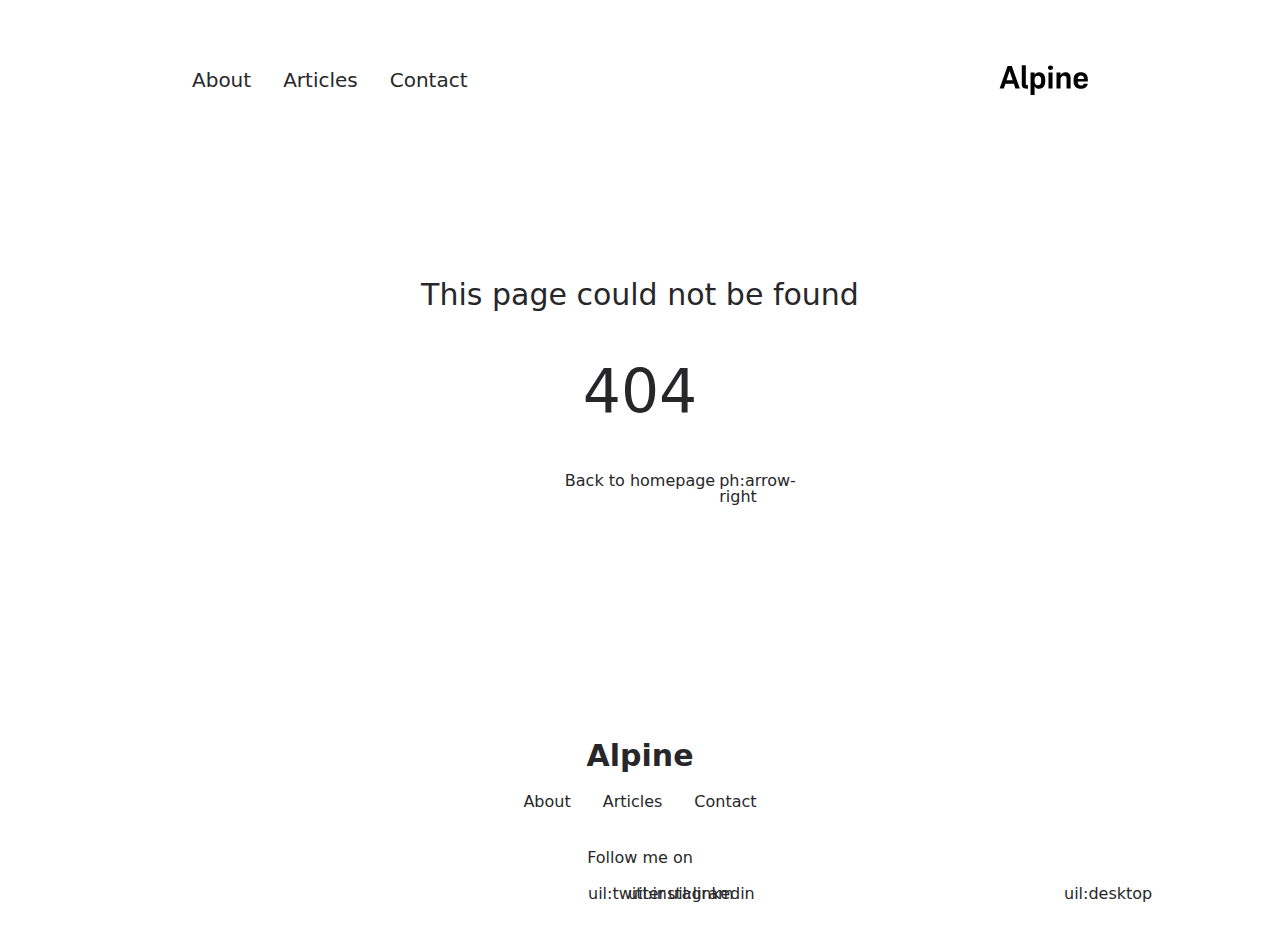
<file: 200.html>
<!DOCTYPE html><html lang="en"><head><meta charset="utf-8">
<meta name="viewport" content="width=device-width, initial-scale=1">
<link rel="stylesheet" href="/_nuxt/entry.BPGrFJUf.css">
<link rel="modulepreload" as="script" crossorigin href="/_nuxt/entry.CXXirWaC.js">
<link rel="prefetch" as="style" href="/_nuxt/article.DMbk2RkZ.css">
<link rel="prefetch" as="style" href="/_nuxt/ProseA.BeqxOOlC.css">
<link rel="prefetch" as="script" crossorigin href="/_nuxt/article.cQa6Eh3p.js">
<link rel="prefetch" as="script" crossorigin href="/_nuxt/ProseA.xij5fUM9.js">
<link rel="prefetch" as="script" crossorigin href="/_nuxt/date.BcWussCh.js">
<link rel="prefetch" as="script" crossorigin href="/_nuxt/default.CHFfxy1d.js">
<link rel="prefetch" as="script" crossorigin href="/_nuxt/page.C9xVTCZr.js">
<link rel="prefetch" as="script" crossorigin href="/_nuxt/client-db.BzZ0_b0n.js">
<link rel="prefetch" as="style" href="/_nuxt/useStudio.Dm9_K55E.css">
<link rel="prefetch" as="script" crossorigin href="/_nuxt/useStudio.DibA0a4k.js">
<link rel="prefetch" as="style" href="/_nuxt/error-404.D8uONj7L.css">
<link rel="prefetch" as="script" crossorigin href="/_nuxt/error-404.CaLPnNFd.js">
<link rel="prefetch" as="style" href="/_nuxt/error-500.p7T9h8Pv.css">
<link rel="prefetch" as="script" crossorigin href="/_nuxt/error-500.CGzu0vu6.js">
<script type="module" src="/_nuxt/entry.CXXirWaC.js" crossorigin></script><style id="pinceau-runtime-hydratable">undefined</style><style id="pinceau-theme">@media { :root {--pinceau-mq: initial; --alpine-readableLine: 68ch;--alpine-backdrop-backgroundColor: #f4f4f5b3;--prose-code-inline-padding: 0.2rem 0.375rem 0.2rem 0.375rem;--prose-code-block-backdropFilter: contrast(1);--prose-code-block-border-style: solid;--prose-code-block-border-width: 1px;--prose-tbody-tr-borderBottom-style: dashed;--prose-tbody-tr-borderBottom-width: 1px;--prose-th-textAlign: inherit;--prose-thead-borderBottom-style: solid;--prose-thead-borderBottom-width: 1px;--prose-thead-border-style: solid;--prose-thead-border-width: 0px;--prose-table-textAlign: start;--prose-hr-width: 1px;--prose-hr-style: solid;--prose-li-listStylePosition: outside;--prose-ol-li-markerColor: currentColor;--prose-ol-paddingInlineStart: 21px;--prose-ol-listStyleType: decimal;--prose-ul-li-markerColor: currentColor;--prose-ul-paddingInlineStart: 21px;--prose-ul-listStyleType: disc;--prose-blockquote-border-style: solid;--prose-blockquote-border-width: 4px;--prose-blockquote-quotes: '201C' '201D' '2018' '2019';--prose-blockquote-paddingInlineStart: 24px;--prose-a-code-color-hover: currentColor;--prose-a-code-color-static: currentColor;--prose-a-hasCode-borderBottom: none;--prose-a-border-distance: 2px;--prose-a-border-color-hover: currentColor;--prose-a-border-color-static: currentColor;--prose-a-border-style-hover: solid;--prose-a-border-style-static: dashed;--prose-a-border-width: 1px;--prose-a-color-static: inherit;--prose-a-textDecoration: none;--prose-h6-margin: 3rem 0 2rem;--prose-h5-margin: 3rem 0 2rem;--prose-h4-margin: 3rem 0 2rem;--prose-h3-margin: 3rem 0 2rem;--prose-h2-margin: 3rem 0 2rem;--prose-h1-margin: 0 0 2rem;--prose-p-fontSize: 18px;--typography-lead-loose: 2;--typography-lead-relaxed: 1.625;--typography-lead-normal: 1.5;--typography-lead-snug: 1.375;--typography-lead-tight: 1.25;--typography-lead-none: 1;--typography-lead-10: 2.5rem;--typography-lead-9: 2.25rem;--typography-lead-8: 2rem;--typography-lead-7: 1.75rem;--typography-lead-6: 1.5rem;--typography-lead-5: 1.25rem;--typography-lead-4: 1rem;--typography-lead-3: .75rem;--typography-lead-2: .5rem;--typography-lead-1: .025rem;--typography-fontWeight-black: 900;--typography-fontWeight-extrabold: 800;--typography-fontWeight-bold: 700;--typography-fontWeight-semibold: 600;--typography-fontWeight-medium: 500;--typography-fontWeight-normal: 400;--typography-fontWeight-light: 300;--typography-fontWeight-extralight: 200;--typography-fontWeight-thin: 100;--typography-fontSize-9xl: 128px;--typography-fontSize-8xl: 96px;--typography-fontSize-7xl: 72px;--typography-fontSize-6xl: 60px;--typography-fontSize-5xl: 48px;--typography-fontSize-4xl: 36px;--typography-fontSize-3xl: 30px;--typography-fontSize-2xl: 24px;--typography-fontSize-xl: 20px;--typography-fontSize-lg: 18px;--typography-fontSize-base: 16px;--typography-fontSize-sm: 14px;--typography-fontSize-xs: 12px;--typography-letterSpacing-wide: 0.025em;--typography-letterSpacing-tight: -0.025em;--typography-verticalMargin-base: 24px;--typography-verticalMargin-sm: 16px;--elements-border-secondary-hover: [object Object];--elements-backdrop-background: #fffc;--elements-backdrop-filter: saturate(200%) blur(20px);--elements-container-maxWidth: 64rem;--lead-loose: 2;--lead-relaxed: 1.625;--lead-normal: 1.5;--lead-snug: 1.375;--lead-tight: 1.25;--lead-none: 1;--lead-10: 2.5rem;--lead-9: 2.25rem;--lead-8: 2rem;--lead-7: 1.75rem;--lead-6: 1.5rem;--lead-5: 1.25rem;--lead-4: 1rem;--lead-3: .75rem;--lead-2: .5rem;--lead-1: .025rem;--letterSpacing-widest: 0.1em;--letterSpacing-wider: 0.05em;--letterSpacing-wide: 0.025em;--letterSpacing-normal: 0em;--letterSpacing-tight: -0.025em;--letterSpacing-tighter: -0.05em;--fontSize-9xl: 8rem;--fontSize-8xl: 6rem;--fontSize-7xl: 4.5rem;--fontSize-6xl: 3.75rem;--fontSize-5xl: 3rem;--fontSize-4xl: 2.25rem;--fontSize-3xl: 1.875rem;--fontSize-2xl: 1.5rem;--fontSize-xl: 1.25rem;--fontSize-lg: 1.125rem;--fontSize-base: 1rem;--fontSize-sm: 0.875rem;--fontSize-xs: 0.75rem;--fontWeight-black: 900;--fontWeight-extrabold: 800;--fontWeight-bold: 700;--fontWeight-semibold: 600;--fontWeight-medium: 500;--fontWeight-normal: 400;--fontWeight-light: 300;--fontWeight-extralight: 200;--fontWeight-thin: 100;--font-mono: ui-monospace, SFMono-Regular, Menlo, Monaco, Consolas, Liberation Mono, Courier New, monospace;--font-serif: ui-serif, Georgia, Cambria, Times New Roman, Times, serif;--font-sans: ui-sans-serif, system-ui, -apple-system, BlinkMacSystemFont, Segoe UI, Roboto, Helvetica Neue, Arial, Noto Sans, sans-serif, Apple Color Emoji, Segoe UI Emoji, Segoe UI Symbol, Noto Color Emoji;--opacity-total: 1;--opacity-high: 0.8;--opacity-medium: 0.5;--opacity-soft: 0.3;--opacity-light: 0.15;--opacity-bright: 0.1;--opacity-noOpacity: 0;--borderWidth-lg: 3px;--borderWidth-md: 2px;--borderWidth-sm: 1px;--borderWidth-noBorder: 0;--space-rem-875: 0.875rem;--space-rem-625: 0.625rem;--space-rem-375: 0.375rem;--space-rem-125: 0.125rem;--space-px: 1px;--space-128: 32rem;--space-96: 24rem;--space-80: 20rem;--space-72: 18rem;--space-64: 16rem;--space-60: 15rem;--space-56: 14rem;--space-52: 13rem;--space-48: 12rem;--space-44: 11rem;--space-40: 10rem;--space-36: 9rem;--space-32: 8rem;--space-28: 7rem;--space-24: 6rem;--space-20: 5rem;--space-16: 4rem;--space-14: 3.5rem;--space-12: 3rem;--space-11: 2.75rem;--space-10: 2.5rem;--space-9: 2.25rem;--space-8: 2rem;--space-7: 1.75rem;--space-6: 1.5rem;--space-5: 1.25rem;--space-4: 1rem;--space-3: 0.75rem;--space-2: 0.5rem;--space-1: 0.25rem;--space-0: 0px;--size-full: 100%;--size-7xl: 80rem;--size-6xl: 72rem;--size-5xl: 64rem;--size-4xl: 56rem;--size-3xl: 48rem;--size-2xl: 42rem;--size-xl: 36rem;--size-lg: 32rem;--size-md: 28rem;--size-sm: 24rem;--size-xs: 20rem;--size-200: 200px;--size-104: 104px;--size-80: 80px;--size-64: 64px;--size-56: 56px;--size-48: 48px;--size-40: 40px;--size-32: 32px;--size-24: 24px;--size-20: 20px;--size-16: 16px;--size-12: 12px;--size-8: 8px;--size-6: 6px;--size-4: 4px;--size-2: 2px;--size-0: 0px;--radii-full: 9999px;--radii-3xl: 1.75rem;--radii-2xl: 1.5rem;--radii-xl: 1rem;--radii-lg: 0.75rem;--radii-md: 0.5rem;--radii-sm: 0.375rem;--radii-xs: 0.25rem;--radii-2xs: 0.125rem;--radii-none: 0px;--shadow-none: 0px 0px 0px 0px transparent;--shadow-lg: 0px 10px 15px -3px #000000, 0px 4px 6px -4px #000000;--shadow-md: 0px 4px 6px -1px #000000, 0px 2px 4px -2px #000000;--shadow-sm: 0px 1px 3px 0px #000000, 0px 1px 2px -1px #000000;--shadow-xs: 0px 1px 2px 0px #000000;--height-screen: 100vh;--width-screen: 100vw;--color-primary-900: #002e38;--color-primary-800: #005c70;--color-primary-700: #008aa9;--color-primary-600: #00b9e1;--color-primary-500: #1ad6ff;--color-primary-400: #40ddff;--color-primary-300: #66e4ff;--color-primary-200: #8deaff;--color-primary-100: #b3f1ff;--color-primary-50: #d9f8ff;--color-ruby-900: #380011;--color-ruby-800: #700021;--color-ruby-700: #a90032;--color-ruby-600: #e10043;--color-ruby-500: #ff1a5e;--color-ruby-400: #ff4079;--color-ruby-300: #ff6694;--color-ruby-200: #ff8dae;--color-ruby-100: #ffb3c9;--color-ruby-50: #ffd9e4;--color-pink-900: #380025;--color-pink-800: #70004b;--color-pink-700: #a90070;--color-pink-600: #e10095;--color-pink-500: #ff1ab2;--color-pink-400: #ff40bf;--color-pink-300: #ff66cc;--color-pink-200: #ff8dd8;--color-pink-100: #ffb3e5;--color-pink-50: #ffd9f2;--color-purple-900: #190038;--color-purple-800: #330070;--color-purple-700: #4c00a9;--color-purple-600: #6500e1;--color-purple-500: #811aff;--color-purple-400: #9640ff;--color-purple-300: #ab66ff;--color-purple-200: #c08dff;--color-purple-100: #d5b3ff;--color-purple-50: #ead9ff;--color-royalblue-900: #0b0531;--color-royalblue-800: #160a62;--color-royalblue-700: #211093;--color-royalblue-600: #2c15c4;--color-royalblue-500: #4127e8;--color-royalblue-400: #614bec;--color-royalblue-300: #806ff0;--color-royalblue-200: #a093f3;--color-royalblue-100: #c0b7f7;--color-royalblue-50: #dfdbfb;--color-indigoblue-900: #001238;--color-indigoblue-800: #002370;--color-indigoblue-700: #0035a9;--color-indigoblue-600: #0047e1;--color-indigoblue-500: #1a62ff;--color-indigoblue-400: #407cff;--color-indigoblue-300: #6696ff;--color-indigoblue-200: #8db0ff;--color-indigoblue-100: #b3cbff;--color-indigoblue-50: #d9e5ff;--color-blue-900: #002438;--color-blue-800: #004870;--color-blue-700: #006ca9;--color-blue-600: #0090e1;--color-blue-500: #1aadff;--color-blue-400: #40bbff;--color-blue-300: #66c8ff;--color-blue-200: #8dd6ff;--color-blue-100: #b3e4ff;--color-blue-50: #d9f1ff;--color-lightblue-900: #002e38;--color-lightblue-800: #005c70;--color-lightblue-700: #008aa9;--color-lightblue-600: #00b9e1;--color-lightblue-500: #1ad6ff;--color-lightblue-400: #40ddff;--color-lightblue-300: #66e4ff;--color-lightblue-200: #8deaff;--color-lightblue-100: #b3f1ff;--color-lightblue-50: #d9f8ff;--color-teal-900: #062a28;--color-teal-800: #0b544f;--color-teal-700: #117d77;--color-teal-600: #16a79e;--color-teal-500: #1cd1c6;--color-teal-400: #36e4da;--color-teal-300: #5fe9e1;--color-teal-200: #87efe9;--color-teal-100: #aff4f0;--color-teal-50: #d7faf8;--color-pear-900: #2a2b09;--color-pear-800: #545512;--color-pear-700: #7e801b;--color-pear-600: #a8aa24;--color-pear-500: #d0d32f;--color-pear-400: #d8da52;--color-pear-300: #e0e274;--color-pear-200: #e8e997;--color-pear-100: #eff0ba;--color-pear-50: #f7f8dc;--color-red-900: #380300;--color-red-800: #700700;--color-red-700: #a90a00;--color-red-600: #e10e00;--color-red-500: #ff281a;--color-red-400: #ff4c40;--color-red-300: #ff7066;--color-red-200: #ff948d;--color-red-100: #ffb7b3;--color-red-50: #ffdbd9;--color-orange-900: #381800;--color-orange-800: #702f00;--color-orange-700: #a94700;--color-orange-600: #e15e00;--color-orange-500: #ff7a1a;--color-orange-400: #ff9040;--color-orange-300: #ffa666;--color-orange-200: #ffbd8d;--color-orange-100: #ffd3b3;--color-orange-50: #ffe9d9;--color-yellow-900: #362b03;--color-yellow-800: #6d5605;--color-yellow-700: #a38108;--color-yellow-600: #daac0a;--color-yellow-500: #f5c828;--color-yellow-400: #f7d14c;--color-yellow-300: #f8da70;--color-yellow-200: #fae393;--color-yellow-100: #fcedb7;--color-yellow-50: #fdf6db;--color-green-900: #003f25;--color-green-800: #005e38;--color-green-700: #007e4a;--color-green-600: #009d5d;--color-green-500: #00bd6f;--color-green-400: #00dc82;--color-green-300: #30ffaa;--color-green-200: #83ffcc;--color-green-100: #acffdd;--color-green-50: #d6ffee;--color-gray-900: #18181B;--color-gray-800: #27272A;--color-gray-700: #3f3f46;--color-gray-600: #52525B;--color-gray-500: #71717A;--color-gray-400: #a1a1aa;--color-gray-300: #D4d4d8;--color-gray-200: #e4e4e7;--color-gray-100: #f4f4f5;--color-gray-50: #fafafa;--color-black: #0c0c0d;--color-white: #FFFFFF;--media-portrait: only screen and (orientation: portrait);--media-landscape: only screen and (orientation: landscape);--media-rm: (prefers-reduced-motion: reduce);--media-2xl: (min-width: 1536px);--media-xl: (min-width: 1280px);--media-lg: (min-width: 1024px);--media-md: (min-width: 768px);--media-sm: (min-width: 640px);--media-xs: (min-width: 475px);--alpine-body-color: var(--color-gray-800);--alpine-body-backgroundColor: var(--color-white);--prose-code-inline-fontWeight: var(--typography-fontWeight-normal);--prose-code-inline-fontSize: var(--typography-fontSize-sm);--prose-code-inline-borderRadius: var(--radii-xs);--prose-code-block-pre-padding: var(--typography-verticalMargin-sm);--prose-code-block-margin: var(--typography-verticalMargin-base) 0;--prose-code-block-fontSize: var(--typography-fontSize-sm);--prose-tbody-code-inline-fontSize: var(--typography-fontSize-sm);--prose-tbody-td-padding: var(--typography-verticalMargin-sm);--prose-th-fontWeight: var(--typography-fontWeight-semibold);--prose-th-padding: 0 var(--typography-verticalMargin-sm) var(--typography-verticalMargin-sm) var(--typography-verticalMargin-sm);--prose-table-lineHeight: var(--typography-lead-6);--prose-table-fontSize: var(--typography-fontSize-sm);--prose-table-margin: var(--typography-verticalMargin-base) 0;--prose-hr-margin: var(--typography-verticalMargin-base) 0;--prose-li-margin: var(--typography-verticalMargin-sm) 0;--prose-ol-margin: var(--typography-verticalMargin-base) 0;--prose-ul-margin: var(--typography-verticalMargin-base) 0;--prose-blockquote-margin: var(--typography-verticalMargin-base) 0;--prose-a-code-border-style: var(--prose-a-border-style-static);--prose-a-code-border-width: var(--prose-a-border-width);--prose-a-fontWeight: var(--typography-fontWeight-medium);--prose-img-margin: var(--typography-verticalMargin-base) 0;--prose-strong-fontWeight: var(--typography-fontWeight-semibold);--prose-h6-iconSize: var(--typography-fontSize-base);--prose-h6-fontWeight: var(--typography-fontWeight-semibold);--prose-h6-lineHeight: var(--typography-lead-normal);--prose-h6-fontSize: var(--typography-fontSize-lg);--prose-h5-iconSize: var(--typography-fontSize-lg);--prose-h5-fontWeight: var(--typography-fontWeight-semibold);--prose-h5-lineHeight: var(--typography-lead-snug);--prose-h5-fontSize: var(--typography-fontSize-xl);--prose-h4-iconSize: var(--typography-fontSize-lg);--prose-h4-letterSpacing: var(--typography-letterSpacing-tight);--prose-h4-fontWeight: var(--typography-fontWeight-semibold);--prose-h4-lineHeight: var(--typography-lead-snug);--prose-h4-fontSize: var(--typography-fontSize-2xl);--prose-h3-iconSize: var(--typography-fontSize-xl);--prose-h3-letterSpacing: var(--typography-letterSpacing-tight);--prose-h3-fontWeight: var(--typography-fontWeight-semibold);--prose-h3-lineHeight: var(--typography-lead-snug);--prose-h3-fontSize: var(--typography-fontSize-3xl);--prose-h2-iconSize: var(--typography-fontSize-2xl);--prose-h2-letterSpacing: var(--typography-letterSpacing-tight);--prose-h2-fontWeight: var(--typography-fontWeight-semibold);--prose-h2-lineHeight: var(--typography-lead-tight);--prose-h2-fontSize: var(--typography-fontSize-4xl);--prose-h1-iconSize: var(--typography-fontSize-3xl);--prose-h1-letterSpacing: var(--typography-letterSpacing-tight);--prose-h1-fontWeight: var(--typography-fontWeight-bold);--prose-h1-lineHeight: var(--typography-lead-tight);--prose-h1-fontSize: var(--typography-fontSize-5xl);--prose-p-br-margin: var(--typography-verticalMargin-base) 0 0 0;--prose-p-margin: var(--typography-verticalMargin-base) 0;--prose-p-lineHeight: var(--typography-lead-normal);--typography-color-primary-900: var(--color-primary-900);--typography-color-primary-800: var(--color-primary-800);--typography-color-primary-700: var(--color-primary-700);--typography-color-primary-600: var(--color-primary-600);--typography-color-primary-500: var(--color-primary-500);--typography-color-primary-400: var(--color-primary-400);--typography-color-primary-300: var(--color-primary-300);--typography-color-primary-200: var(--color-primary-200);--typography-color-primary-100: var(--color-primary-100);--typography-color-primary-50: var(--color-primary-50);--typography-font-code: var(--font-mono);--typography-font-body: var(--font-sans);--typography-font-display: var(--font-sans);--typography-body-backgroundColor: var(--color-white);--typography-body-color: var(--color-black);--elements-state-danger-borderColor-secondary: var(--color-red-200);--elements-state-danger-borderColor-primary: var(--color-red-100);--elements-state-danger-backgroundColor-secondary: var(--color-red-100);--elements-state-danger-backgroundColor-primary: var(--color-red-50);--elements-state-danger-color-secondary: var(--color-red-600);--elements-state-danger-color-primary: var(--color-red-500);--elements-state-warning-borderColor-secondary: var(--color-yellow-200);--elements-state-warning-borderColor-primary: var(--color-yellow-100);--elements-state-warning-backgroundColor-secondary: var(--color-yellow-100);--elements-state-warning-backgroundColor-primary: var(--color-yellow-50);--elements-state-warning-color-secondary: var(--color-yellow-700);--elements-state-warning-color-primary: var(--color-yellow-600);--elements-state-success-borderColor-secondary: var(--color-green-200);--elements-state-success-borderColor-primary: var(--color-green-100);--elements-state-success-backgroundColor-secondary: var(--color-green-100);--elements-state-success-backgroundColor-primary: var(--color-green-50);--elements-state-success-color-secondary: var(--color-green-600);--elements-state-success-color-primary: var(--color-green-500);--elements-state-info-borderColor-secondary: var(--color-blue-200);--elements-state-info-borderColor-primary: var(--color-blue-100);--elements-state-info-backgroundColor-secondary: var(--color-blue-100);--elements-state-info-backgroundColor-primary: var(--color-blue-50);--elements-state-info-color-secondary: var(--color-blue-600);--elements-state-info-color-primary: var(--color-blue-500);--elements-state-primary-borderColor-secondary: var(--color-primary-200);--elements-state-primary-borderColor-primary: var(--color-primary-100);--elements-state-primary-backgroundColor-secondary: var(--color-primary-100);--elements-state-primary-backgroundColor-primary: var(--color-primary-50);--elements-state-primary-color-secondary: var(--color-primary-700);--elements-state-primary-color-primary: var(--color-primary-600);--elements-surface-secondary-backgroundColor: var(--color-gray-200);--elements-surface-primary-backgroundColor: var(--color-gray-100);--elements-surface-background-base: var(--color-gray-100);--elements-border-secondary-static: var(--color-gray-200);--elements-border-primary-hover: var(--color-gray-200);--elements-border-primary-static: var(--color-gray-100);--elements-container-padding-md: var(--space-16);--elements-container-padding-sm: var(--space-12);--elements-container-padding-xs: var(--space-8);--elements-container-padding-mobile: var(--space-6);--elements-text-secondary-color-hover: var(--color-gray-700);--elements-text-secondary-color-static: var(--color-gray-500);--elements-text-primary-color-static: var(--color-gray-900);--text-6xl-lineHeight: var(--lead-none);--text-6xl-fontSize: var(--fontSize-6xl);--text-5xl-lineHeight: var(--lead-none);--text-5xl-fontSize: var(--fontSize-5xl);--text-4xl-lineHeight: var(--lead-10);--text-4xl-fontSize: var(--fontSize-4xl);--text-3xl-lineHeight: var(--lead-9);--text-3xl-fontSize: var(--fontSize-3xl);--text-2xl-lineHeight: var(--lead-8);--text-2xl-fontSize: var(--fontSize-2xl);--text-xl-lineHeight: var(--lead-7);--text-xl-fontSize: var(--fontSize-xl);--text-lg-lineHeight: var(--lead-7);--text-lg-fontSize: var(--fontSize-lg);--text-base-lineHeight: var(--lead-6);--text-base-fontSize: var(--fontSize-base);--text-sm-lineHeight: var(--lead-5);--text-sm-fontSize: var(--fontSize-sm);--text-xs-lineHeight: var(--lead-4);--text-xs-fontSize: var(--fontSize-xs);--shadow-2xl: 0px 25px 50px -12px var(--color-gray-900);--shadow-xl: 0px 20px 25px -5px var(--color-gray-400), 0px 8px 10px -6px #000000;--color-secondary-900: var(--color-gray-900);--color-secondary-800: var(--color-gray-800);--color-secondary-700: var(--color-gray-700);--color-secondary-600: var(--color-gray-600);--color-secondary-500: var(--color-gray-500);--color-secondary-400: var(--color-gray-400);--color-secondary-300: var(--color-gray-300);--color-secondary-200: var(--color-gray-200);--color-secondary-100: var(--color-gray-100);--color-secondary-50: var(--color-gray-50);--prose-a-code-background-hover: var(--typography-color-primary-50);--prose-a-code-border-color-hover: var(--typography-color-primary-500);--prose-a-color-hover: var(--typography-color-primary-500);--typography-color-secondary-900: var(--color-secondary-900);--typography-color-secondary-800: var(--color-secondary-800);--typography-color-secondary-700: var(--color-secondary-700);--typography-color-secondary-600: var(--color-secondary-600);--typography-color-secondary-500: var(--color-secondary-500);--typography-color-secondary-400: var(--color-secondary-400);--typography-color-secondary-300: var(--color-secondary-300);--typography-color-secondary-200: var(--color-secondary-200);--typography-color-secondary-100: var(--color-secondary-100);--typography-color-secondary-50: var(--color-secondary-50);--prose-code-inline-backgroundColor: var(--typography-color-secondary-100);--prose-code-inline-color: var(--typography-color-secondary-700);--prose-code-block-backgroundColor: var(--typography-color-secondary-100);--prose-code-block-color: var(--typography-color-secondary-700);--prose-code-block-border-color: var(--typography-color-secondary-200);--prose-tbody-tr-borderBottom-color: var(--typography-color-secondary-200);--prose-th-color: var(--typography-color-secondary-600);--prose-thead-borderBottom-color: var(--typography-color-secondary-200);--prose-thead-border-color: var(--typography-color-secondary-300);--prose-hr-color: var(--typography-color-secondary-200);--prose-blockquote-border-color: var(--typography-color-secondary-200);--prose-blockquote-color: var(--typography-color-secondary-500);--prose-a-code-border-color-static: var(--typography-color-secondary-400); } }@media { :root.dark {--pinceau-mq: dark; --alpine-backdrop-backgroundColor: #18181bb3;--prose-code-block-backdropFilter: contrast(1);--prose-ol-li-markerColor: currentColor;--prose-ul-li-markerColor: currentColor;--prose-a-code-color-hover: currentColor;--prose-a-code-color-static: currentColor;--prose-a-border-color-hover: currentColor;--prose-a-border-color-static: currentColor;--prose-a-color-static: inherit;--elements-backdrop-background: #0c0d0ccc;--alpine-body-color: var(--color-gray-200);--alpine-body-backgroundColor: var(--color-black);--typography-body-backgroundColor: var(--color-black);--typography-body-color: var(--color-white);--elements-state-danger-borderColor-secondary: var(--color-red-700);--elements-state-danger-borderColor-primary: var(--color-red-800);--elements-state-danger-backgroundColor-secondary: var(--color-red-800);--elements-state-danger-backgroundColor-primary: var(--color-red-900);--elements-state-danger-color-secondary: var(--color-red-200);--elements-state-danger-color-primary: var(--color-red-300);--elements-state-warning-borderColor-secondary: var(--color-yellow-700);--elements-state-warning-borderColor-primary: var(--color-yellow-800);--elements-state-warning-backgroundColor-secondary: var(--color-yellow-800);--elements-state-warning-backgroundColor-primary: var(--color-yellow-900);--elements-state-warning-color-secondary: var(--color-yellow-200);--elements-state-warning-color-primary: var(--color-yellow-400);--elements-state-success-borderColor-secondary: var(--color-green-700);--elements-state-success-borderColor-primary: var(--color-green-800);--elements-state-success-backgroundColor-secondary: var(--color-green-800);--elements-state-success-backgroundColor-primary: var(--color-green-900);--elements-state-success-color-secondary: var(--color-green-200);--elements-state-success-color-primary: var(--color-green-400);--elements-state-info-borderColor-secondary: var(--color-blue-700);--elements-state-info-borderColor-primary: var(--color-blue-800);--elements-state-info-backgroundColor-secondary: var(--color-blue-800);--elements-state-info-backgroundColor-primary: var(--color-blue-900);--elements-state-info-color-secondary: var(--color-blue-200);--elements-state-info-color-primary: var(--color-blue-400);--elements-state-primary-borderColor-secondary: var(--color-primary-700);--elements-state-primary-borderColor-primary: var(--color-primary-800);--elements-state-primary-backgroundColor-secondary: var(--color-primary-800);--elements-state-primary-backgroundColor-primary: var(--color-primary-900);--elements-state-primary-color-secondary: var(--color-primary-200);--elements-state-primary-color-primary: var(--color-primary-400);--elements-surface-secondary-backgroundColor: var(--color-gray-800);--elements-surface-primary-backgroundColor: var(--color-gray-900);--elements-surface-background-base: var(--color-gray-900);--elements-border-secondary-static: var(--color-gray-800);--elements-border-primary-hover: var(--color-gray-800);--elements-border-primary-static: var(--color-gray-900);--elements-text-secondary-color-hover: var(--color-gray-200);--elements-text-secondary-color-static: var(--color-gray-400);--elements-text-primary-color-static: var(--color-gray-50);--prose-a-code-background-hover: var(--typography-color-primary-900);--prose-a-code-border-color-hover: var(--typography-color-primary-600);--prose-a-color-hover: var(--typography-color-primary-400);--prose-code-inline-backgroundColor: var(--typography-color-secondary-800);--prose-code-inline-color: var(--typography-color-secondary-200);--prose-code-block-backgroundColor: var(--typography-color-secondary-900);--prose-code-block-color: var(--typography-color-secondary-200);--prose-code-block-border-color: var(--typography-color-secondary-800);--prose-tbody-tr-borderBottom-color: var(--typography-color-secondary-800);--prose-th-color: var(--typography-color-secondary-400);--prose-thead-borderBottom-color: var(--typography-color-secondary-800);--prose-thead-border-color: var(--typography-color-secondary-600);--prose-hr-color: var(--typography-color-secondary-800);--prose-blockquote-border-color: var(--typography-color-secondary-700);--prose-blockquote-color: var(--typography-color-secondary-400);--prose-a-code-border-color-static: var(--typography-color-secondary-600); } }</style><script>"use strict";(()=>{const a=window,e=document.documentElement,m=["dark","light"],c=window&&window.localStorage&&window.localStorage.getItem&&window.localStorage.getItem("nuxt-color-mode")||"system";let n=c==="system"?d():c;const l=e.getAttribute("data-color-mode-forced");l&&(n=l),i(n),a["__NUXT_COLOR_MODE__"]={preference:c,value:n,getColorScheme:d,addColorScheme:i,removeColorScheme:f};function i(o){const t=""+o+"",s="";e.classList?e.classList.add(t):e.className+=" "+t,s&&e.setAttribute("data-"+s,o)}function f(o){const t=""+o+"",s="";e.classList?e.classList.remove(t):e.className=e.className.replace(new RegExp(t,"g"),""),s&&e.removeAttribute("data-"+s)}function r(o){return a.matchMedia("(prefers-color-scheme"+o+")")}function d(){if(a.matchMedia&&r("").media!=="not all"){for(const o of m)if(r(":"+o).matches)return o}return"light"}})();
</script></head><body><div id="__nuxt"></div><script type="application/json" id="__NUXT_DATA__" data-ssr="false">[{"_errors":1,"serverRendered":2,"data":3,"state":4,"once":5},{},false,{},{},["Set"]]</script>
<script>window.__NUXT__={};window.__NUXT__.config={public:{FORMSPREE_URL:"",plausible:{hashMode:false,trackLocalhost:false,domain:"",apiHost:"https://plausible.io",autoPageviews:true,autoOutboundTracking:false},studio:{apiURL:"https://api.nuxt.studio"},mdc:{components:{prose:true,map:{p:"prose-p",a:"prose-a",blockquote:"prose-blockquote","code-inline":"prose-code-inline",code:"ProseCodeInline",em:"prose-em",h1:"prose-h1",h2:"prose-h2",h3:"prose-h3",h4:"prose-h4",h5:"prose-h5",h6:"prose-h6",hr:"prose-hr",img:"prose-img",ul:"prose-ul",ol:"prose-ol",li:"prose-li",strong:"prose-strong",table:"prose-table",thead:"prose-thead",tbody:"prose-tbody",td:"prose-td",th:"prose-th",tr:"prose-tr"}},headings:{anchorLinks:{h1:false,h2:true,h3:true,h4:true,h5:false,h6:false}}},content:{locales:[],defaultLocale:"",integrity:1707672808012,experimental:{stripQueryParameters:false,advanceQuery:false,clientDB:false},respectPathCase:false,api:{baseURL:"/api/_content"},navigation:{fields:["navTitle","layout"]},tags:{p:"prose-p",a:"prose-a",blockquote:"prose-blockquote","code-inline":"prose-code-inline",code:"ProseCodeInline",em:"prose-em",h1:"prose-h1",h2:"prose-h2",h3:"prose-h3",h4:"prose-h4",h5:"prose-h5",h6:"prose-h6",hr:"prose-hr",img:"prose-img",ul:"prose-ul",ol:"prose-ol",li:"prose-li",strong:"prose-strong",table:"prose-table",thead:"prose-thead",tbody:"prose-tbody",td:"prose-td",th:"prose-th",tr:"prose-tr"},highlight:{theme:{default:"github-light",dark:"github-dark"},preload:["json","js","ts","html","css","vue","diff","shell","markdown","yaml","bash","ini","c","cpp"],highlighter:"shiki",langs:["js","jsx","json","ts","tsx","vue","css","html","vue","bash","md","mdc","yaml","json","js","ts","html","css","vue","diff","shell","markdown","yaml","bash","ini","c","cpp"]},wsUrl:"",documentDriven:{page:true,navigation:true,surround:true,globals:{},layoutFallbacks:["theme"],injectPage:true},host:"",trailingSlash:false,search:"",contentHead:true,anchorLinks:{depth:4,exclude:[1]}}},app:{baseURL:"/",buildAssetsDir:"/_nuxt/",cdnURL:""}}</script></body></html>
</file>
<file: _nuxt/entry.BPGrFJUf.css>
body{background-color:var(--alpine-body-backgroundColor);color:var(--alpine-body-color)}.light-img{display:block}.dark-img{display:none}@media (prefers-color-scheme:dark){html:not(.light) .dark-img{display:block}html:not(.light) .light-img{display:none}}html.dark .dark-img{display:block}html.dark .light-img{display:none}html{-webkit-font-smoothing:antialiased;-moz-osx-font-smoothing:grayscale}.sr-only{height:1px!important;margin:-1px!important;overflow:hidden!important;padding:0!important;position:absolute!important;width:1px!important;clip:rect(0,0,0,0)!important;border:0!important;white-space:nowrap!important}*,:after,:before{border:0 solid #e5e7eb;box-sizing:border-box}html{line-height:1.5;-webkit-text-size-adjust:100%;font-family:ui-sans-serif,system-ui,-apple-system,BlinkMacSystemFont,Segoe UI,Roboto,Helvetica Neue,Arial,Noto Sans,sans-serif,Apple Color Emoji,Segoe UI Emoji,Segoe UI Symbol,Noto Color Emoji;-moz-tab-size:4;-o-tab-size:4;tab-size:4}body{line-height:inherit;margin:0}hr{border-top-width:1px;color:inherit;height:0}abbr:where([title]){-webkit-text-decoration:underline dotted;text-decoration:underline dotted}h1,h2,h3,h4,h5,h6{font-size:inherit;font-weight:inherit}a{color:inherit;text-decoration:inherit}b,strong{font-weight:bolder}code,kbd,pre,samp{font-family:ui-monospace,SFMono-Regular,Menlo,Monaco,Consolas,Liberation Mono,Courier New,monospace;font-size:1em}small{font-size:80%}sub,sup{font-size:75%;line-height:0;position:relative;vertical-align:baseline}sub{bottom:-.25em}sup{top:-.5em}table{border-collapse:collapse;border-color:inherit;text-indent:0}button,input,optgroup,select,textarea{color:inherit;font-family:inherit;font-size:100%;font-weight:inherit;line-height:inherit;margin:0;padding:0}button,select{text-transform:none}[type=button],[type=reset],[type=submit],button{-webkit-appearance:button;background-color:transparent;background-image:none}:-moz-focusring{outline:auto}:-moz-ui-invalid{box-shadow:none}progress{vertical-align:baseline}::-webkit-inner-spin-button,::-webkit-outer-spin-button{height:auto}[type=search]{-webkit-appearance:textfield;outline-offset:-2px}::-webkit-search-decoration{-webkit-appearance:none}::-webkit-file-upload-button{-webkit-appearance:button;font:inherit}summary{display:list-item}blockquote,dd,dl,figure,h1,h2,h3,h4,h5,h6,hr,p,pre{margin:0}fieldset{margin:0}fieldset,legend{padding:0}menu,ol,ul{list-style:none;margin:0;padding:0}textarea{resize:vertical}input::-moz-placeholder,textarea::-moz-placeholder{color:#9ca3af;opacity:1}input::placeholder,textarea::placeholder{color:#9ca3af;opacity:1}[role=button],button{cursor:pointer}:disabled{cursor:default}audio,canvas,embed,iframe,img,object,svg,video{display:block;vertical-align:middle}img,video{height:auto;max-width:100%}[hidden]{display:none}.nuxt-progress{background:repeating-linear-gradient(90deg,#00dc82 0,#34cdfe 50%,#0047e1);left:0;opacity:1;position:fixed;right:0;top:0;transition:width .1s,height .4s,opacity .4s;width:0;z-index:999999}nav ul[data-v-c490eb46]{display:flex;flex-direction:column;gap:var(--space-4);justify-content:center;width:100%}@media (min-width:640px){nav ul[data-v-c490eb46]{flex-direction:row;gap:var(--space-8)}}nav ul a[data-v-c490eb46]{position:relative}nav ul a.router-link-active[data-v-c490eb46]{color:var(--color-primary-500)}nav ul a .underline-fx[data-v-c490eb46]{background-color:currentColor;bottom:-4px;height:1px;position:absolute;transition:width .2s ease-in-out;width:0}a:hover :is(nav ul a .underline-fx):is(nav ul a .underline-fx[data-v-c490eb46]){width:100%}header[data-v-bdd37af7]{--header-padding:var(--space-16);--logo-height:var(--space-8);align-items:center;display:grid;gap:var(--space-4);grid-template-columns:repeat(12,minmax(0,1fr));padding-bottom:var(--header-padding);padding-top:var(--header-padding);position:relative}header .menu[data-v-bdd37af7]{display:flex;position:absolute}header .menu[data-v-bdd37af7] :hover{color:var(--color-primary-500)}.left :is(header .menu):is(header .menu[data-v-bdd37af7]){right:0}@media (min-width:640px){header .menu[data-v-bdd37af7]{display:none}}header .overlay[data-v-bdd37af7]{-webkit-backdrop-filter:blur(20px);backdrop-filter:blur(20px);background-color:var(--alpine-backdrop-backgroundColor);border:1px solid var(--color-gray-200);border-radius:var(--radii-md);font-size:var(--text-lg-fontSize);font-weight:var(--fontWeight-medium);line-height:var(--text-lg-lineHeight);padding:var(--space-6);padding-right:var(--space-24);perspective:2000px;position:absolute;top:calc(var(--header-padding) + var(--logo-height) + var(--space-2));transform-origin:top;transition:all .25s;will-change:opacity,transform}header .overlay[data-v-bdd37af7]:not(.show){opacity:0;transform:translateY(-10px) rotateY(-8deg) rotateX(-20deg)}.left :is(header .overlay:not(.show)):is(header .overlay[data-v-bdd37af7]:not(.show)){transform:translateY(-10px) rotateY(8deg) rotateX(-20deg)}header .overlay[data-v-bdd37af7]:not(.show){pointer-events:none}.left :is(header .overlay):is(header .overlay[data-v-bdd37af7]){padding:var(--space-6);padding-left:var(--space-16);right:0;text-align:right}@media (min-width:640px){header .overlay[data-v-bdd37af7]{display:none}}:root.dark header .overlay[data-v-bdd37af7]{border-color:var(--color-gray-800)}header .logo[data-v-bdd37af7]{display:flex;grid-column:span 12/span 12;height:var(--logo-height)}header .logo a[data-v-bdd37af7]{display:flex}.center :is(header .logo):is(header .logo[data-v-bdd37af7]){grid-column:span 12/span 12;justify-content:center}.right :is(header .logo):is(header .logo[data-v-bdd37af7]){justify-content:flex-end}@media (min-width:640px){header .logo[data-v-bdd37af7]{grid-column:span 4/span 4;grid-column-start:auto}.right :is(header .logo):is(header .logo[data-v-bdd37af7]){order:2}}header .logo .fallback[data-v-bdd37af7]{font-size:var(--text-2xl-fontSize);font-weight:var(--fontWeight-semibold);line-height:var(--text-2xl-lineHeight)}header .main-nav[data-v-bdd37af7]{display:none}@media (min-width:640px){header .main-nav[data-v-bdd37af7]{display:flex;font-size:var(--text-xl-fontSize);font-weight:var(--fontWeight-medium);grid-column:span 8/span 8;line-height:var(--text-xl-lineHeight)}.center :is(header .main-nav):is(header .main-nav[data-v-bdd37af7]){grid-column:span 12/span 12;justify-content:center}.right :is(header .main-nav):is(header .main-nav[data-v-bdd37af7]){justify-content:flex-start}.left :is(header .main-nav):is(header .main-nav[data-v-bdd37af7]){justify-content:flex-end}}.icon[data-v-88b84b7e]{display:inline-block;vertical-align:middle}a[data-v-ba1862eb]{--social-icon-size:24px;display:flex;height:24px;height:var(--social-icon-size);width:24px;width:var(--social-icon-size)}a[data-v-ba1862eb] :hover{color:var(--color-primary-500)}a svg[data-v-ba1862eb]{height:100%;width:100%}button[data-v-b88ceb4a]{display:flex;--color-mode-switcher-size:24px;height:24px;height:var(--color-mode-switcher-size);width:24px;width:var(--color-mode-switcher-size)}button[data-v-b88ceb4a] :hover{color:var(--color-primary-500)}button svg[data-v-b88ceb4a]{height:100%;width:100%}footer[data-v-8c922342]{align-items:center;display:flex;flex-direction:column;margin-top:var(--space-24);padding-bottom:var(--space-8);padding-top:var(--space-8)}footer.left[data-v-8c922342]{align-items:flex-start}footer.right[data-v-8c922342]{align-items:flex-end}@media (min-width:768px){footer[data-v-8c922342]{min-height:var(--space-36)}}footer .credits[data-v-8c922342]{font-size:var(--text-3xl-fontSize);font-weight:var(--fontWeight-bold);line-height:var(--text-3xl-lineHeight);margin-bottom:var(--space-4)}footer .navigation[data-v-8c922342]{display:none}@media (min-width:640px){footer .navigation[data-v-8c922342]{display:flex;font-size:var(--text-base-fontSize);font-weight:var(--fontWeight-medium);line-height:var(--text-base-lineHeight);margin-bottom:var(--space-8)}}footer .message[data-v-8c922342]{margin-bottom:var(--space-4);text-align:center}footer .icons[data-v-8c922342]{display:grid;gap:var(--space-4);grid-template-columns:repeat(12,minmax(0,1fr));width:100%}.left :is(footer .icons):is(footer .icons[data-v-8c922342]){align-items:center;display:flex;justify-content:space-between}.right :is(footer .icons):is(footer .icons[data-v-8c922342]){align-items:center;display:flex;flex-direction:row-reverse;justify-content:space-between}footer .icons .social[data-v-8c922342]{display:flex;gap:var(--space-4);grid-column:span 12/span 12;justify-content:center}@media (min-width:475px){footer .icons .social[data-v-8c922342]{grid-column:span 4/span 4;grid-column-start:5}}footer .icons .color-mode-switch[data-v-8c922342]{display:flex;grid-column:span 12/span 12;justify-content:center}@media (min-width:475px){footer .icons .color-mode-switch[data-v-8c922342]{grid-column:span 2/span 2;grid-column-start:11;justify-content:flex-end}}.container[data-v-b14f06ca]{margin-inline-end:auto;margin-inline-start:auto;width:100%}.app-layout[data-v-36825fd3]{min-width:var(--size-xs)}html{font-family:var(--font-sans)}
</file>
<file: _nuxt/DocumentDrivenNotFound.DNu04Dg9.css>
section[data-v-d15700cb]{align-items:center;display:flex;flex-direction:column;justify-content:center;min-height:50vh}section .message[data-v-d15700cb]{font-size:var(--text-3xl-fontSize);font-weight:var(--fontWeight-medium);line-height:var(--text-3xl-lineHeight)}section .status[data-v-d15700cb]{font-size:var(--text-6xl-fontSize);line-height:var(--text-6xl-lineHeight);margin-bottom:var(--space-12);margin-top:var(--space-12)}section a[data-v-d15700cb]{align-items:center;display:flex;position:relative}section a .icon[data-v-d15700cb]{height:var(--space-5);position:absolute;right:calc(0px - var(--space-1));transform:translate(100%);width:var(--space-5)}
</file>
<file: _nuxt/Hero.CyKp473M.css>
.hero .layout[data-v-a5a3a5ce]{display:grid;gap:var(--space-8);grid-template-columns:repeat(1,minmax(0,1fr))}@media (min-width:1024px){.hero .layout[data-v-a5a3a5ce]{grid-template-columns:repeat(2,minmax(0,1fr))}}.hero .layout .title[data-v-a5a3a5ce]{font-size:var(--text-4xl-fontSize);font-weight:var(--fontWeight-bold);line-height:var(--text-4xl-lineHeight)}.hero .layout .description[data-v-a5a3a5ce]{font-size:var(--text-xl-fontSize);line-height:var(--text-xl-lineHeight);margin-top:var(--space-3)}.hero .layout img[data-v-a5a3a5ce]{aspect-ratio:16/9;border-radius:var(--radii-md);-o-object-fit:cover;object-fit:cover;width:100%}.hero .layout img.left[data-v-a5a3a5ce]{order:-1}
</file>
<file: _nuxt/ProseUl.DNCnBP6q.css>
ul[data-v-42892696]{font-family:var(--typography-font-body);list-style-type:var(--prose-ul-listStyleType);margin:var(--prose-ul-margin);padding-inline-start:var(--prose-ul-paddingInlineStart)}ul[data-v-42892696]>li::marker{color:var(--prose-ul-li-markerColor)}ul[data-v-42892696]>li ol,ul[data-v-42892696]>li ul{margin:0}
</file>
<file: _nuxt/ProseLi.DGVcH_U1.css>
li[data-v-bc9d9744]{font-family:var(--typography-font-body);list-style-position:var(--prose-li-listStylePosition);margin:var(--prose-li-margin)}
</file>
<file: _nuxt/ProseA.BeqxOOlC.css>
a[data-v-cfbd86b9]{border-bottom:var(--prose-a-border-width) var(--prose-a-border-style-static) var(--prose-a-border-color-static);color:var(--prose-a-color-static);font-family:var(--typography-font-body);font-weight:var(--prose-a-fontWeight);padding-bottom:var(--prose-a-border-distance);-webkit-text-decoration:var(--prose-a-textDecoration);text-decoration:var(--prose-a-textDecoration)}a[data-v-cfbd86b9]:hover{border-color:var(--prose-a-border-color-hover);border-style:var(--prose-a-border-style-hover);color:var(--prose-a-color-hover)}a[data-v-cfbd86b9]:has(img){border-width:0}a[data-v-cfbd86b9]:has(code){border-bottom:var(--prose-a-hasCode-borderBottom)}a[data-v-cfbd86b9]:has(code) code{border-color:var(--prose-a-code-border-color-static);border-style:var(--prose-a-code-border-style);border-width:var(--prose-a-code-border-width);color:var(--prose-a-code-color-static)}a[data-v-cfbd86b9]:has(code):hover{border-bottom:var(--prose-a-hasCode-borderBottom)}a[data-v-cfbd86b9]:has(code):hover code{background-color:var(--prose-a-code-background-hover);border-color:var(--prose-a-code-border-color-hover);color:var(--prose-a-code-color-hover)}
</file>
<file: _nuxt/ProseStrong.BqCoKT0U.css>
strong[data-v-32dc3752]{font-family:var(--typography-font-body);font-weight:var(--prose-strong-fontWeight)}
</file>
<file: _nuxt/ProseP.DBgMplgr.css>
p[data-v-ae1f4f41]{font-family:var(--typography-font-body);font-size:var(--prose-p-fontSize);line-height:var(--prose-p-lineHeight);margin:var(--prose-p-margin)}p[data-v-ae1f4f41] br{content:"";display:block;margin:var(--prose-p-br-margin)}
</file>
<file: _nuxt/Gallery.CREOPwOM.css>
.gallery .layout[data-v-f68fa210]{display:grid;gap:var(--space-8);margin-bottom:var(--space-16);margin-top:var(--space-16);--cols:1;grid-template-columns:repeat(1,minmax(0,1fr));grid-template-columns:repeat(var(--cols),minmax(0,1fr))}@media (min-width:768px){.gallery .layout[data-v-f68fa210]{--cols:var(---6-li-cols)}}.gallery .layout img[data-v-f68fa210]{aspect-ratio:16/9;border-radius:var(--radii-md);-o-object-fit:cover;object-fit:cover;width:100%}
</file>
<file: _nuxt/article.DMbk2RkZ.css>
article[data-v-a0eeee0f]{margin-left:auto;margin-right:auto;max-width:var(--alpine-readableLine);padding-bottom:var(--space-4);padding-top:var(--space-4)}@media (min-width:640px){article[data-v-a0eeee0f]{padding-bottom:var(--space-12);padding-top:var(--space-12)}}article .back[data-v-a0eeee0f]{align-items:center;border-bottom:1px solid var(--elements-border-secondary-static);display:inline-flex;font-size:var(--text-lg-fontSize)}article .back[data-v-a0eeee0f] svg{height:var(--size-16);margin-right:var(--space-2);width:var(--size-16)}article header[data-v-a0eeee0f]{margin-bottom:var(--space-12);margin-top:var(--space-16)}article .title[data-v-a0eeee0f]{font-size:var(--text-5xl-fontSize);font-weight:var(--fontWeight-semibold);line-height:var(--text-5xl-lineHeight);margin-bottom:var(--space-4)}article time[data-v-a0eeee0f]{color:var(--elements-text-secondary-color-static)}article .prose .back-to-top[data-v-a0eeee0f]{align-items:center;display:flex;justify-content:flex-end;width:100%}article .prose .back-to-top a[data-v-a0eeee0f]{cursor:pointer;font-size:var(--text-lg-fontSize)}article .prose[data-v-a0eeee0f] h1{display:none}
</file>
<file: _nuxt/useStudio.Dm9_K55E.css>
body.__preview_enabled{padding-bottom:50px}#__nuxt_preview[data-v-207c9b37]{align-items:center;-webkit-backdrop-filter:blur(20px);backdrop-filter:blur(20px);background:#ffffff4d;border-top:1px solid #eee;bottom:-60px;color:#000;display:flex;font-family:Helvetica,sans-serif;font-size:16px;font-weight:500;gap:10px;height:50px;justify-content:center;left:0;position:fixed;right:0;transition:bottom .3s ease-in-out;z-index:10000}#__nuxt_preview.__preview_ready[data-v-207c9b37]{bottom:0}#__preview_background[data-v-207c9b37]{-webkit-backdrop-filter:blur(8px);backdrop-filter:blur(8px);background:#ffffff4d;height:100vh;left:0;position:fixed;top:0;width:100vw;z-index:9000}#__preview_loader[data-v-207c9b37]{align-items:center;color:#000;display:flex;flex-direction:column;font-family:system-ui,-apple-system,BlinkMacSystemFont,Segoe UI,Roboto,Oxygen,Ubuntu,Cantarell,Open Sans,Helvetica Neue,sans-serif;font-size:1.4rem;gap:8px;left:50%;position:fixed;top:50%;transform:translate(-50%,-50%);z-index:9500}#__preview_loader p[data-v-207c9b37]{margin:10px 0}.dark #__preview_background[data-v-207c9b37],.dark-mode #__preview_background[data-v-207c9b37]{background:#0000004d}.dark #__preview_loader[data-v-207c9b37],.dark-mode #__preview_loader[data-v-207c9b37]{color:#fff}.preview-loading-enter-active[data-v-207c9b37],.preview-loading-leave-active[data-v-207c9b37]{transition:opacity .4s}.preview-loading-enter[data-v-207c9b37],.preview-loading-leave-to[data-v-207c9b37]{opacity:0}#__preview_loading_icon[data-v-207c9b37]{animation:spin-207c9b37 1s linear infinite}.dark #__nuxt_preview[data-v-207c9b37],.dark-mode #__nuxt_preview[data-v-207c9b37]{background:#0000004d;border-top:1px solid #111;color:#fff}#__nuxt_preview svg[data-v-207c9b37]{color:#000;display:inline-block;height:30px;width:30px}.dark #__nuxt_preview svg[data-v-207c9b37],.dark-mode #__nuxt_preview svg[data-v-207c9b37]{color:#fff}button[data-v-207c9b37]{background:transparent;border:1px solid rgba(0,0,0,.2);border-radius:3px;box-shadow:none;color:#000c;cursor:pointer;display:inline-block;font-size:14px;font-weight:400;line-height:1rem;margin:0;padding:4px 10px;text-align:center;transition:none;width:auto}button[data-v-207c9b37]:hover{border-color:#0006;color:#000000e6}.dark button[data-v-207c9b37],.dark-mode button[data-v-207c9b37]{border-color:#fff3;color:#d3d3d3}.dark button[data-v-207c9b37]:hover,.dark-mode button[data-v-207c9b37]:hover{border-color:#fff6;color:#fff}#__nuxt_preview button[data-v-207c9b37]:focus,#__nuxt_preview button[data-v-207c9b37]:hover{background:#0000001a}#__nuxt_preview button[data-v-207c9b37]:active{background:#0003}.dark #__nuxt_preview button[data-v-207c9b37],.dark-mode #__nuxt_preview button[data-v-207c9b37]{border:1px solid hsla(0,0%,100%,.2);color:#fffc}.dark #__nuxt_preview button[data-v-207c9b37]:hover,.dark-mode #__nuxt_preview button[data-v-207c9b37]:focus{background:#ffffff1a}.dark #__nuxt_preview button[data-v-207c9b37]:active,.dark-mode #__nuxt_preview button[data-v-207c9b37]:active{background:#fff3}a[data-v-207c9b37]{font-weight:600}#__nuxt_preview.__preview_refreshing button[data-v-207c9b37],#__nuxt_preview.__preview_refreshing span[data-v-207c9b37],#__nuxt_preview.__preview_refreshing svg[data-v-207c9b37]{animation:nuxt_pulsate-207c9b37 1s ease-out;animation-iteration-count:infinite;opacity:.5}@keyframes nuxt_pulsate-207c9b37{0%{opacity:1}50%{opacity:.5}to{opacity:1}}@keyframes spin-207c9b37{0%{transform:rotate(1turn)}to{transform:rotate(0)}}
</file>
<file: _nuxt/error-404.D8uONj7L.css>
.spotlight[data-v-f5c0a1bb]{background:linear-gradient(45deg,#00dc82,#36e4da 50%,#0047e1);bottom:-30vh;filter:blur(20vh);height:40vh}.gradient-border[data-v-f5c0a1bb]{-webkit-backdrop-filter:blur(10px);backdrop-filter:blur(10px);border-radius:.5rem;position:relative}@media (prefers-color-scheme:light){.gradient-border[data-v-f5c0a1bb]{background-color:#ffffff4d}.gradient-border[data-v-f5c0a1bb]:before{background:linear-gradient(90deg,#e2e2e2,#e2e2e2 25%,#00dc82,#36e4da 75%,#0047e1)}}@media (prefers-color-scheme:dark){html:not(.light) .gradient-border[data-v-f5c0a1bb]{background-color:#1414144d}html:not(.light) .gradient-border[data-v-f5c0a1bb]:before{background:linear-gradient(90deg,#303030,#303030 25%,#00dc82,#36e4da 75%,#0047e1)}}html.dark .gradient-border[data-v-f5c0a1bb]{background-color:#1414144d}html.dark .gradient-border[data-v-f5c0a1bb]:before{background:linear-gradient(90deg,#303030,#303030 25%,#00dc82,#36e4da 75%,#0047e1)}.gradient-border[data-v-f5c0a1bb]:before{background-size:400% auto;border-radius:.5rem;bottom:0;content:"";left:0;-webkit-mask:linear-gradient(#fff 0 0) content-box,linear-gradient(#fff 0 0);mask:linear-gradient(#fff 0 0) content-box,linear-gradient(#fff 0 0);-webkit-mask-composite:xor;mask-composite:exclude;opacity:.5;padding:2px;position:absolute;right:0;top:0;transition:background-position .3s ease-in-out,opacity .2s ease-in-out;width:100%}.gradient-border[data-v-f5c0a1bb]:hover:before{background-position:-50% 0;opacity:1}.bg-white[data-v-f5c0a1bb]{--tw-bg-opacity:1;background-color:#fff;background-color:rgba(255,255,255,var(--tw-bg-opacity))}.cursor-pointer[data-v-f5c0a1bb]{cursor:pointer}.flex[data-v-f5c0a1bb]{display:flex}.grid[data-v-f5c0a1bb]{display:grid}.place-content-center[data-v-f5c0a1bb]{place-content:center}.items-center[data-v-f5c0a1bb]{align-items:center}.justify-center[data-v-f5c0a1bb]{justify-content:center}.font-sans[data-v-f5c0a1bb]{font-family:ui-sans-serif,system-ui,-apple-system,BlinkMacSystemFont,Segoe UI,Roboto,Helvetica Neue,Arial,Noto Sans,sans-serif,Apple Color Emoji,Segoe UI Emoji,Segoe UI Symbol,Noto Color Emoji}.font-medium[data-v-f5c0a1bb]{font-weight:500}.font-light[data-v-f5c0a1bb]{font-weight:300}.text-8xl[data-v-f5c0a1bb]{font-size:6rem;line-height:1}.text-xl[data-v-f5c0a1bb]{font-size:1.25rem;line-height:1.75rem}.leading-tight[data-v-f5c0a1bb]{line-height:1.25}.mb-8[data-v-f5c0a1bb]{margin-bottom:2rem}.mb-16[data-v-f5c0a1bb]{margin-bottom:4rem}.max-w-520px[data-v-f5c0a1bb]{max-width:520px}.min-h-screen[data-v-f5c0a1bb]{min-height:100vh}.overflow-hidden[data-v-f5c0a1bb]{overflow:hidden}.px-8[data-v-f5c0a1bb]{padding-left:2rem;padding-right:2rem}.py-2[data-v-f5c0a1bb]{padding-bottom:.5rem;padding-top:.5rem}.px-4[data-v-f5c0a1bb]{padding-left:1rem;padding-right:1rem}.fixed[data-v-f5c0a1bb]{position:fixed}.left-0[data-v-f5c0a1bb]{left:0}.right-0[data-v-f5c0a1bb]{right:0}.text-center[data-v-f5c0a1bb]{text-align:center}.text-black[data-v-f5c0a1bb]{--tw-text-opacity:1;color:#000;color:rgba(0,0,0,var(--tw-text-opacity))}.antialiased[data-v-f5c0a1bb]{-webkit-font-smoothing:antialiased;-moz-osx-font-smoothing:grayscale}.w-full[data-v-f5c0a1bb]{width:100%}.z-10[data-v-f5c0a1bb]{z-index:10}.z-20[data-v-f5c0a1bb]{z-index:20}@media (min-width:640px){.sm\:text-4xl[data-v-f5c0a1bb]{font-size:2.25rem;line-height:2.5rem}.sm\:text-xl[data-v-f5c0a1bb]{font-size:1.25rem;line-height:1.75rem}.sm\:text-10xl[data-v-f5c0a1bb]{font-size:10rem;line-height:1}.sm\:px-0[data-v-f5c0a1bb]{padding-left:0;padding-right:0}.sm\:py-3[data-v-f5c0a1bb]{padding-bottom:.75rem;padding-top:.75rem}.sm\:px-6[data-v-f5c0a1bb]{padding-left:1.5rem;padding-right:1.5rem}}@media (prefers-color-scheme:dark){html:not(.light) .dark\:bg-black[data-v-f5c0a1bb]{--tw-bg-opacity:1;background-color:#000;background-color:rgba(0,0,0,var(--tw-bg-opacity))}html:not(.light) .dark\:text-white[data-v-f5c0a1bb]{--tw-text-opacity:1;color:#fff;color:rgba(255,255,255,var(--tw-text-opacity))}}html.dark .dark\:bg-black[data-v-f5c0a1bb]{--tw-bg-opacity:1;background-color:#000;background-color:rgba(0,0,0,var(--tw-bg-opacity))}html.dark .dark\:text-white[data-v-f5c0a1bb]{--tw-text-opacity:1;color:#fff;color:rgba(255,255,255,var(--tw-text-opacity))}
</file>
<file: _nuxt/error-500.p7T9h8Pv.css>
.spotlight[data-v-b86faff8]{background:linear-gradient(45deg,#00dc82,#36e4da 50%,#0047e1);filter:blur(20vh)}.bg-white[data-v-b86faff8]{--tw-bg-opacity:1;background-color:#fff;background-color:rgba(255,255,255,var(--tw-bg-opacity))}.grid[data-v-b86faff8]{display:grid}.place-content-center[data-v-b86faff8]{place-content:center}.font-sans[data-v-b86faff8]{font-family:ui-sans-serif,system-ui,-apple-system,BlinkMacSystemFont,Segoe UI,Roboto,Helvetica Neue,Arial,Noto Sans,sans-serif,Apple Color Emoji,Segoe UI Emoji,Segoe UI Symbol,Noto Color Emoji}.font-medium[data-v-b86faff8]{font-weight:500}.font-light[data-v-b86faff8]{font-weight:300}.h-1\/2[data-v-b86faff8]{height:50%}.text-8xl[data-v-b86faff8]{font-size:6rem;line-height:1}.text-xl[data-v-b86faff8]{font-size:1.25rem;line-height:1.75rem}.leading-tight[data-v-b86faff8]{line-height:1.25}.mb-8[data-v-b86faff8]{margin-bottom:2rem}.mb-16[data-v-b86faff8]{margin-bottom:4rem}.max-w-520px[data-v-b86faff8]{max-width:520px}.min-h-screen[data-v-b86faff8]{min-height:100vh}.overflow-hidden[data-v-b86faff8]{overflow:hidden}.px-8[data-v-b86faff8]{padding-left:2rem;padding-right:2rem}.fixed[data-v-b86faff8]{position:fixed}.left-0[data-v-b86faff8]{left:0}.right-0[data-v-b86faff8]{right:0}.-bottom-1\/2[data-v-b86faff8]{bottom:-50%}.text-center[data-v-b86faff8]{text-align:center}.text-black[data-v-b86faff8]{--tw-text-opacity:1;color:#000;color:rgba(0,0,0,var(--tw-text-opacity))}.antialiased[data-v-b86faff8]{-webkit-font-smoothing:antialiased;-moz-osx-font-smoothing:grayscale}@media (min-width:640px){.sm\:text-4xl[data-v-b86faff8]{font-size:2.25rem;line-height:2.5rem}.sm\:text-10xl[data-v-b86faff8]{font-size:10rem;line-height:1}.sm\:px-0[data-v-b86faff8]{padding-left:0;padding-right:0}}@media (prefers-color-scheme:dark){html:not(.light) .dark\:bg-black[data-v-b86faff8]{--tw-bg-opacity:1;background-color:#000;background-color:rgba(0,0,0,var(--tw-bg-opacity))}html:not(.light) .dark\:text-white[data-v-b86faff8]{--tw-text-opacity:1;color:#fff;color:rgba(255,255,255,var(--tw-text-opacity))}}html.dark .dark\:bg-black[data-v-b86faff8]{--tw-bg-opacity:1;background-color:#000;background-color:rgba(0,0,0,var(--tw-bg-opacity))}html.dark .dark\:text-white[data-v-b86faff8]{--tw-text-opacity:1;color:#fff;color:rgba(255,255,255,var(--tw-text-opacity))}
</file>
<file: _nuxt/ArticlesList.CX37mb1x.css>
@media (min-width:640px){.articles-list[data-v-366855f8]{padding-left:var(--space-12);padding-right:var(--space-12)}}@media (min-width:768px){.articles-list[data-v-366855f8]{padding-left:0;padding-right:0}}.articles-list .featured[data-v-366855f8]{margin-bottom:var(--space-12);margin-top:var(--space-12)}@media (min-width:768px){.articles-list .featured[data-v-366855f8]{margin-bottom:var(--space-8);margin-top:var(--space-8)}}.articles-list .layout[data-v-366855f8]{display:grid;gap:var(--space-12);grid-template-columns:repeat(1,minmax(0,1fr))}@media (min-width:768px){.articles-list .layout[data-v-366855f8]{gap:var(--space-8);grid-template-columns:repeat(2,minmax(0,1fr))}}@media (min-width:1024px){.articles-list .layout[data-v-366855f8]{grid-template-columns:repeat(3,minmax(0,1fr))}}.tour[data-v-366855f8]{align-items:center;display:flex;flex-direction:column;justify-content:center;min-height:30vh}
</file>
<file: _nuxt/ArticlesListItem.DU0DmOdO.css>
article[data-v-c88eb2fb]{display:flex;flex-direction:column;gap:var(--space-4)}@media (min-width:768px){article.featured[data-v-c88eb2fb]{flex-direction:row;gap:var(--space-8)}}article img[data-v-c88eb2fb]{aspect-ratio:16/9;border-radius:var(--radii-md);-o-object-fit:cover;object-fit:cover;width:100%}article .image[data-v-c88eb2fb]{flex:1}article .image div[data-v-c88eb2fb]{display:flex;flex-wrap:true;gap:var(--space-2);margin-left:var(--space-2);margin-top:var(--space-2);position:absolute}article .image div span[data-v-c88eb2fb]{border-radius:var(--radii-sm);font-size:var(--text-xs-fontSize);font-weight:700;line-height:var(--text-xs-lineHeight);padding:var(--space-1)}article .content[data-v-c88eb2fb]{display:flex;flex:1;flex-direction:column}article .content .headline[data-v-c88eb2fb]{display:-webkit-box;font-size:var(--text-2xl-fontSize);font-weight:var(--fontWeight-semibold);line-height:var(--text-2xl-lineHeight);margin-bottom:var(--space-2);overflow:hidden;-webkit-box-orient:vertical;-webkit-line-clamp:2}.featured :is(article .content .headline):is(article .content .headline[data-v-c88eb2fb]){display:-webkit-box;font-size:var(--text-4xl-fontSize);line-height:var(--text-4xl-lineHeight);overflow:hidden;-webkit-box-orient:vertical;-webkit-line-clamp:3}article .content .description[data-v-c88eb2fb]{display:-webkit-box;margin-bottom:var(--space-4);overflow:hidden;-webkit-box-orient:vertical;-webkit-line-clamp:2}.featured :is(article .content .description):is(article .content .description[data-v-c88eb2fb]){display:-webkit-box;overflow:hidden;-webkit-box-orient:vertical;-webkit-line-clamp:4}article .content time[data-v-c88eb2fb]{font-size:var(--text-sm-fontSize);line-height:var(--text-sm-lineHeight)}:root.dark article .content time[data-v-c88eb2fb],article .content time[data-v-c88eb2fb]{color:var(--color-gray-500)}
</file>
<file: _nuxt/ProseCodeInline.DhYQ212v.css>
code[data-v-c0b988de]{background-color:var(--prose-code-inline-backgroundColor);border-radius:var(--prose-code-inline-borderRadius);color:var(--prose-code-inline-color);font-family:var(--typography-font-code);font-size:var(--prose-code-inline-fontSize);font-weight:var(--prose-code-inline-fontWeight);margin-left:1px;margin-right:1px;padding:var(--prose-code-inline-padding)}tbody code[data-v-c0b988de]{font-size:var(--prose-tbody-code-inline-fontSize)}h1 a code[data-v-c0b988de],h2 a code[data-v-c0b988de],h3 a code[data-v-c0b988de],h4 a code[data-v-c0b988de],h5 a code[data-v-c0b988de],h6 a code[data-v-c0b988de]{border-radius:var(--prose-code-inline-borderRadius);color:inherit;font-size:.777777em;padding:.15em .5em}
</file>
<file: _nuxt/ProseH1.CsaTAanb.css>
h1[data-v-15ee1092]{display:block;font-family:var(--typography-font-display);font-size:var(--prose-h1-fontSize);font-weight:var(--prose-h1-fontWeight);letter-spacing:var(--prose-h1-letterSpacing);line-height:var(--prose-h1-lineHeight);margin:var(--prose-h1-margin)}h1[data-v-15ee1092] .icon{display:inline-block;height:var(--prose-h1-iconSize);margin-inline-start:12px;opacity:0;transition:opacity .1s;width:var(--prose-h1-iconSize)}h1 a[data-v-15ee1092]:hover .icon{opacity:1}
</file>
<file: _nuxt/ContactForm.DQagdLTF.css>
.contact-form .inputs[data-v-d30d3e5c]{display:grid;gap:var(--space-8);grid-auto-flow:row;grid-template-columns:repeat(1,minmax(0,1fr));margin-bottom:var(--space-8);max-width:var(--size-md)}
</file>
<file: _nuxt/Input.-yZy9FFg.css>
div label[data-v-84e54246]{cursor:pointer;display:block;font-size:var(--text-base-fontSize);font-weight:var(--fontWeight-semibold);line-height:var(--text-base-lineHeight);margin-bottom:var(--space-2)}div input[data-v-84e54246],div textarea[data-v-84e54246]{background-color:transparent;border:1px solid var(--color-gray-300);border-radius:var(--radii-sm);caret-color:var(--color-gray-500);outline:none;padding:var(--space-2) var(--space-4);width:100%}:root.dark div input[data-v-84e54246],:root.dark div textarea[data-v-84e54246],div input[data-v-84e54246]:focus,div textarea[data-v-84e54246]:focus{border-color:var(--color-gray-700)}:root.dark div input[data-v-84e54246]:focus,:root.dark div textarea[data-v-84e54246]:focus{border-color:var(--color-gray-400)}div textarea[data-v-84e54246]{height:var(--space-48);resize:none}
</file>
<file: _nuxt/Button.BhWy4ip4.css>
button[data-v-f20f1cb8]{background-color:var(--color-gray-900);border-radius:var(--radii-md);color:var(--color-gray-100);font-size:var(--text-sm-fontSize);font-weight:var(--fontWeight-medium);line-height:var(--text-sm-lineHeight);padding:var(--space-2) var(--space-4)}@media (min-width:768px){button[data-v-f20f1cb8]{font-size:var(--text-base-fontSize);line-height:var(--text-base-lineHeight);padding:var(--space-3) var(--space-6)}}:root.dark button[data-v-f20f1cb8]{background-color:var(--color-gray-100);color:var(--color-gray-900)}button[data-v-f20f1cb8]:disabled{cursor:not-allowed}
</file>
<file: _nuxt/ProsePre.CchFRBtv.css>
pre code .line{display:block;min-height:1rem}
</file>
<file: _nuxt/ProseCode.CZqBTw6W.css>
button[data-v-dd8b8674]{border-radius:3px;margin:4px;opacity:0;padding:4px;transform:scale(.75);transition:all .2s}button[data-v-dd8b8674]:hover{background-color:var(--elements-surface-secondary-backgroundColor)}button[data-v-dd8b8674]:focus{box-shadow:0 0 0 2px var(--color-blue-500);opacity:1;outline:none}button.show[data-v-dd8b8674]{opacity:1;transform:scale(1)}button .icon-wrapper[data-v-dd8b8674]{display:block;height:18px;position:relative;width:18px}button .icon-wrapper .icon[data-v-dd8b8674]{display:block;position:absolute}button .icon-wrapper .fade-enter-active[data-v-dd8b8674],button .icon-wrapper .fade-leave-active[data-v-dd8b8674]{transition:opacity .2s}button .icon-wrapper .fade-enter-from[data-v-dd8b8674],button .icon-wrapper .fade-leave-to[data-v-dd8b8674]{opacity:0}.prose-code[data-v-dac9d8e9]{-webkit-backdrop-filter:var(--prose-code-block-backdropFilter);backdrop-filter:var(--prose-code-block-backdropFilter);background-color:var(--prose-code-block-backgroundColor);border-color:var(--prose-code-block-border-color);border-radius:var(--radii-md);border-style:var(--prose-code-block-border-style);border-width:var(--prose-code-block-border-width);color:var(--prose-code-block-color);font-size:var(--prose-code-block-fontSize);margin:var(--prose-code-block-margin);overflow:hidden;position:relative;width:100%}.prose-code.highlight-bash[data-v-dac9d8e9] code .line,.prose-code.highlight-sh[data-v-dac9d8e9] code .line,.prose-code.highlight-shell[data-v-dac9d8e9] code .line,.prose-code.highlight-shellscript[data-v-dac9d8e9] code .line,.prose-code.highlight-zsh[data-v-dac9d8e9] code .line{padding-inline-start:1rem;position:relative}.prose-code.highlight-bash[data-v-dac9d8e9] code .line:before,.prose-code.highlight-sh[data-v-dac9d8e9] code .line:before,.prose-code.highlight-shell[data-v-dac9d8e9] code .line:before,.prose-code.highlight-shellscript[data-v-dac9d8e9] code .line:before,.prose-code.highlight-zsh[data-v-dac9d8e9] code .line:before{color:var(--typography-color-primary-500);content:">";display:block;font-family:var(--font-mono);font-weight:700;inset-inline-start:-.1rem;position:absolute;top:0;-webkit-user-select:none;-moz-user-select:none;user-select:none}.copy-button[data-v-dac9d8e9]{bottom:0;inset-inline-end:0;position:absolute}[data-v-dac9d8e9] code{display:flex;flex-direction:column}[data-v-dac9d8e9] .line{display:inline-table;min-height:1rem}.filename[data-v-dac9d8e9]{-webkit-backdrop-filter:blur(4px);backdrop-filter:blur(4px);border-radius:var(--radii-lg);color:var(--prose-code-block-color);font-family:var(--typography-font-code);font-size:var(--fontSize-xs);inset-inline-end:0;line-height:var(--lead-normal);padding:.5rem .75rem;position:absolute;top:0;transition:opacity .2s}.prose-code:hover .filename[data-v-dac9d8e9]{opacity:0}.prose-code:hover .filename[data-v-dac9d8e9]:hover{opacity:1}[data-v-dac9d8e9] pre{display:flex;flex:1;line-height:var(--lead-relaxed);margin:0;overflow-x:auto;padding:var(--prose-code-block-pre-padding)}[data-v-dac9d8e9] pre code{padding-inline-end:30px}[data-v-dac9d8e9] .line.highlight{background-color:var(--prose-code-block-border-color)}
</file>
<file: _nuxt/ProseH2.BK4v7qwr.css>
h2[data-v-03d2ff0e]{display:block;font-family:var(--typography-font-display);font-size:var(--prose-h2-fontSize);font-weight:var(--prose-h2-fontWeight);letter-spacing:var(--prose-h2-letterSpacing);line-height:var(--prose-h2-lineHeight);margin:var(--prose-h2-margin)}h2[data-v-03d2ff0e] .icon{display:inline-block;height:var(--prose-h2-iconSize);margin-inline-start:12px;opacity:0;transition:opacity .1s;width:var(--prose-h2-iconSize)}h2 a[data-v-03d2ff0e]:hover .icon{opacity:1}
</file>
<file: _nuxt/ProseImg.Dcc5FWNp.css>
img[data-v-ae6d31a0]{margin:var(--prose-img-margin)}
</file>
<file: _nuxt/ProseH3.C-mFxwOk.css>
h3[data-v-6148b238]{display:block;font-family:var(--typography-font-display);font-size:var(--prose-h3-fontSize);font-weight:var(--prose-h3-fontWeight);letter-spacing:var(--prose-h3-letterSpacing);line-height:var(--prose-h3-lineHeight);margin:var(--prose-h3-margin)}h3[data-v-6148b238] .icon{display:inline-block;height:var(--prose-h3-iconSize);margin-inline-start:12px;opacity:0;transition:opacity .1s;width:var(--prose-h3-iconSize)}h3 a[data-v-6148b238]:hover .icon{opacity:1}
</file>
